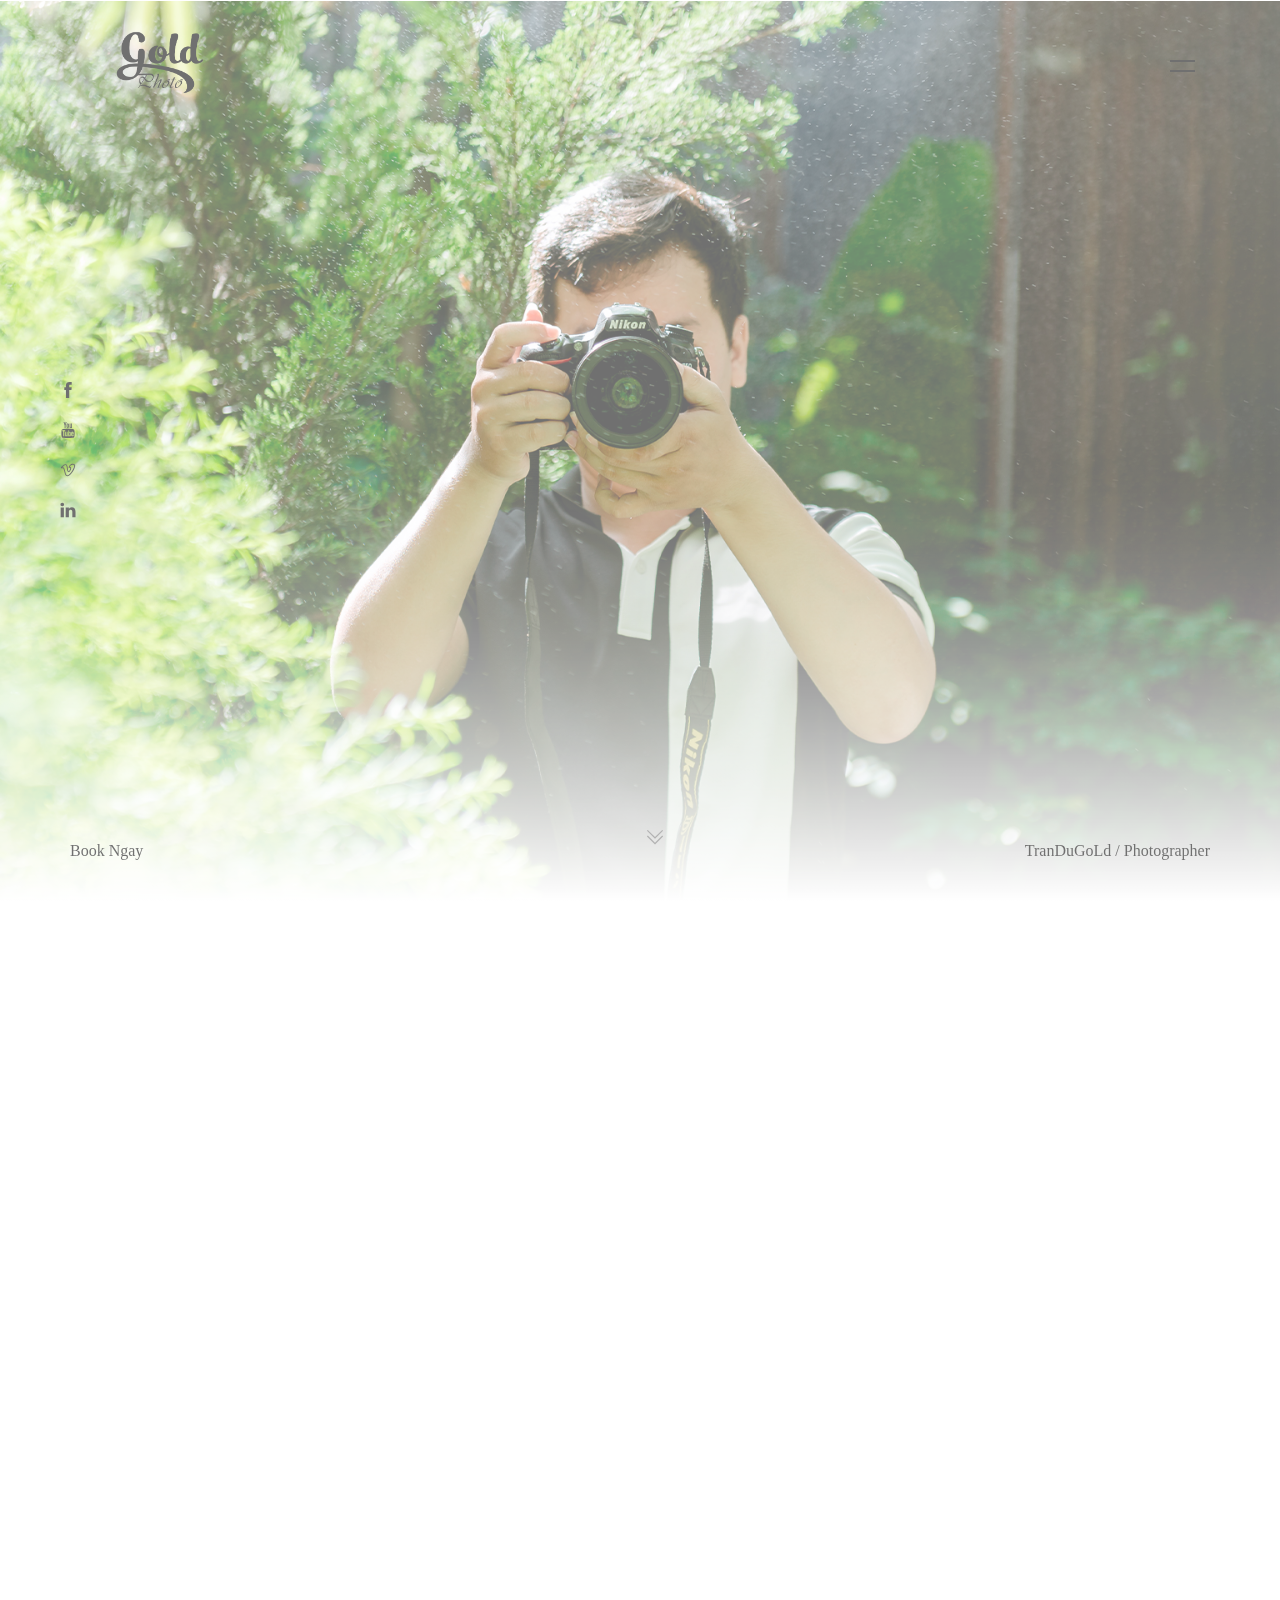
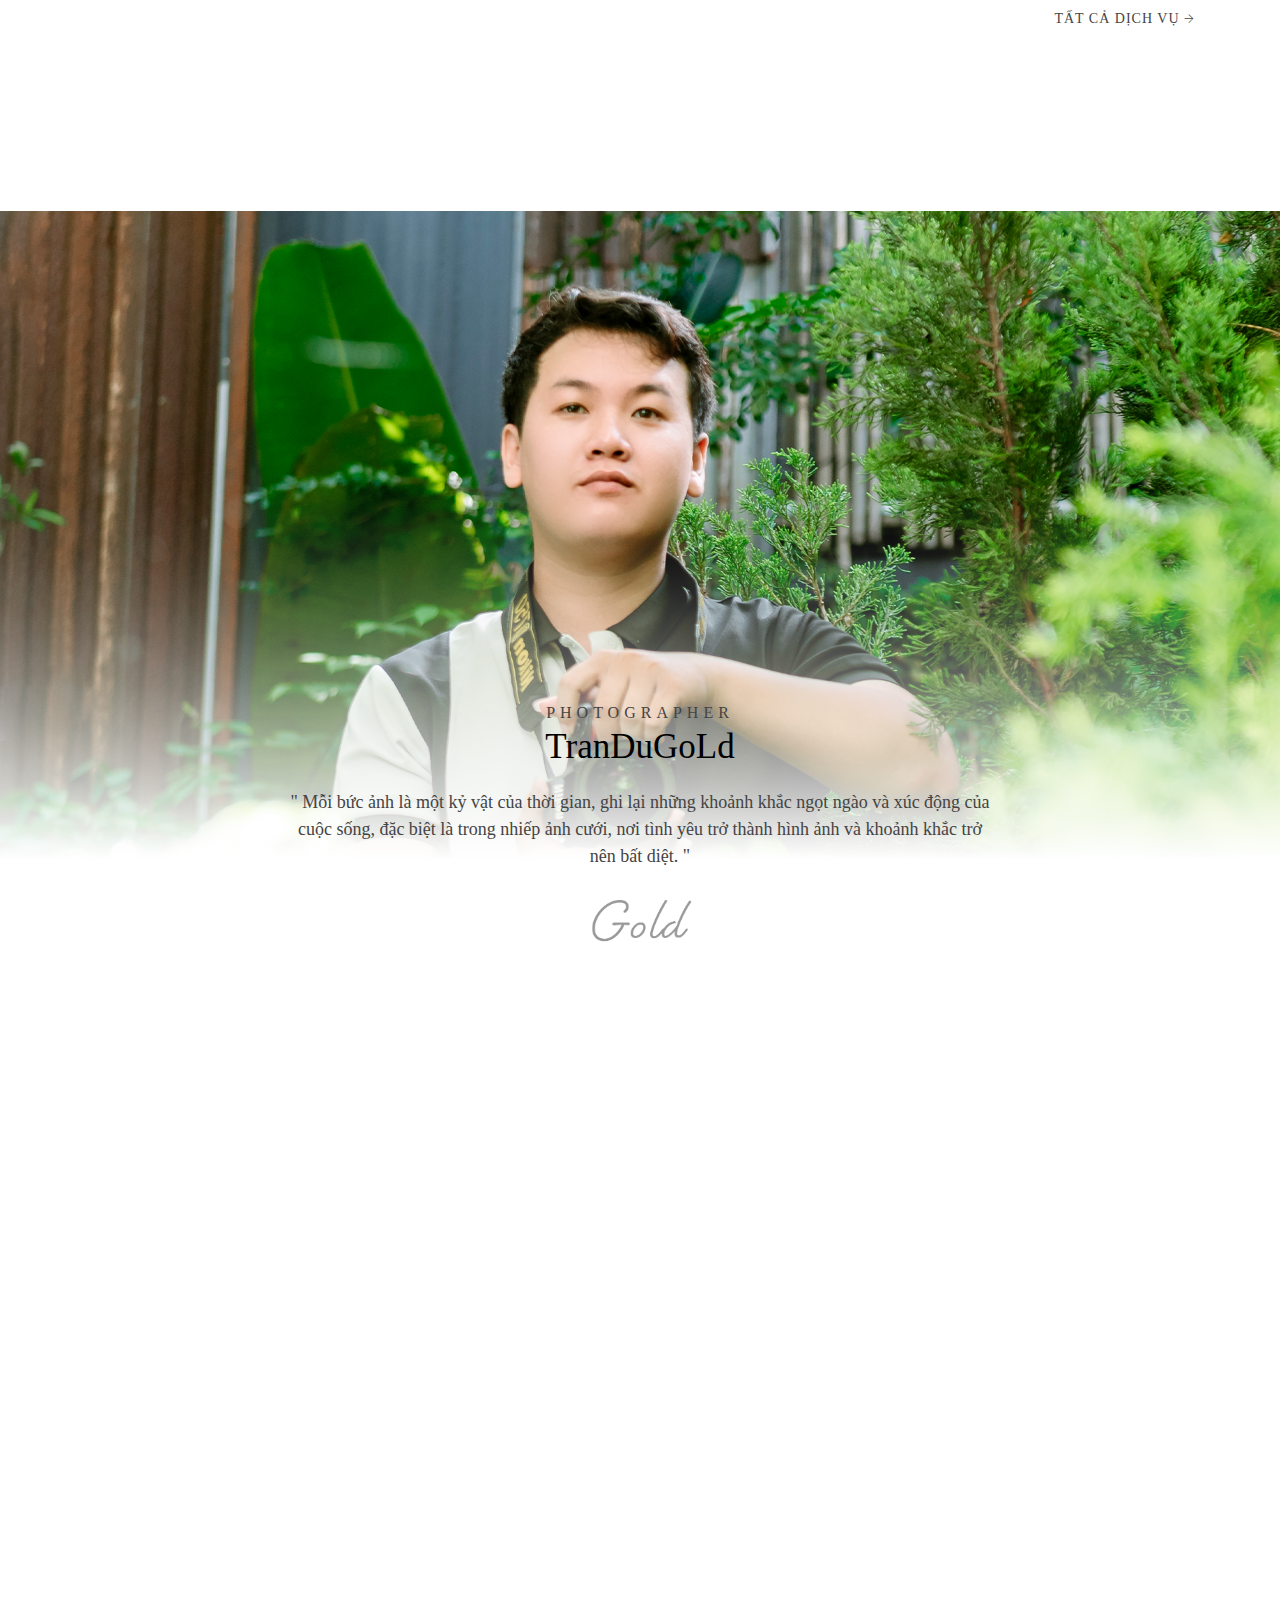
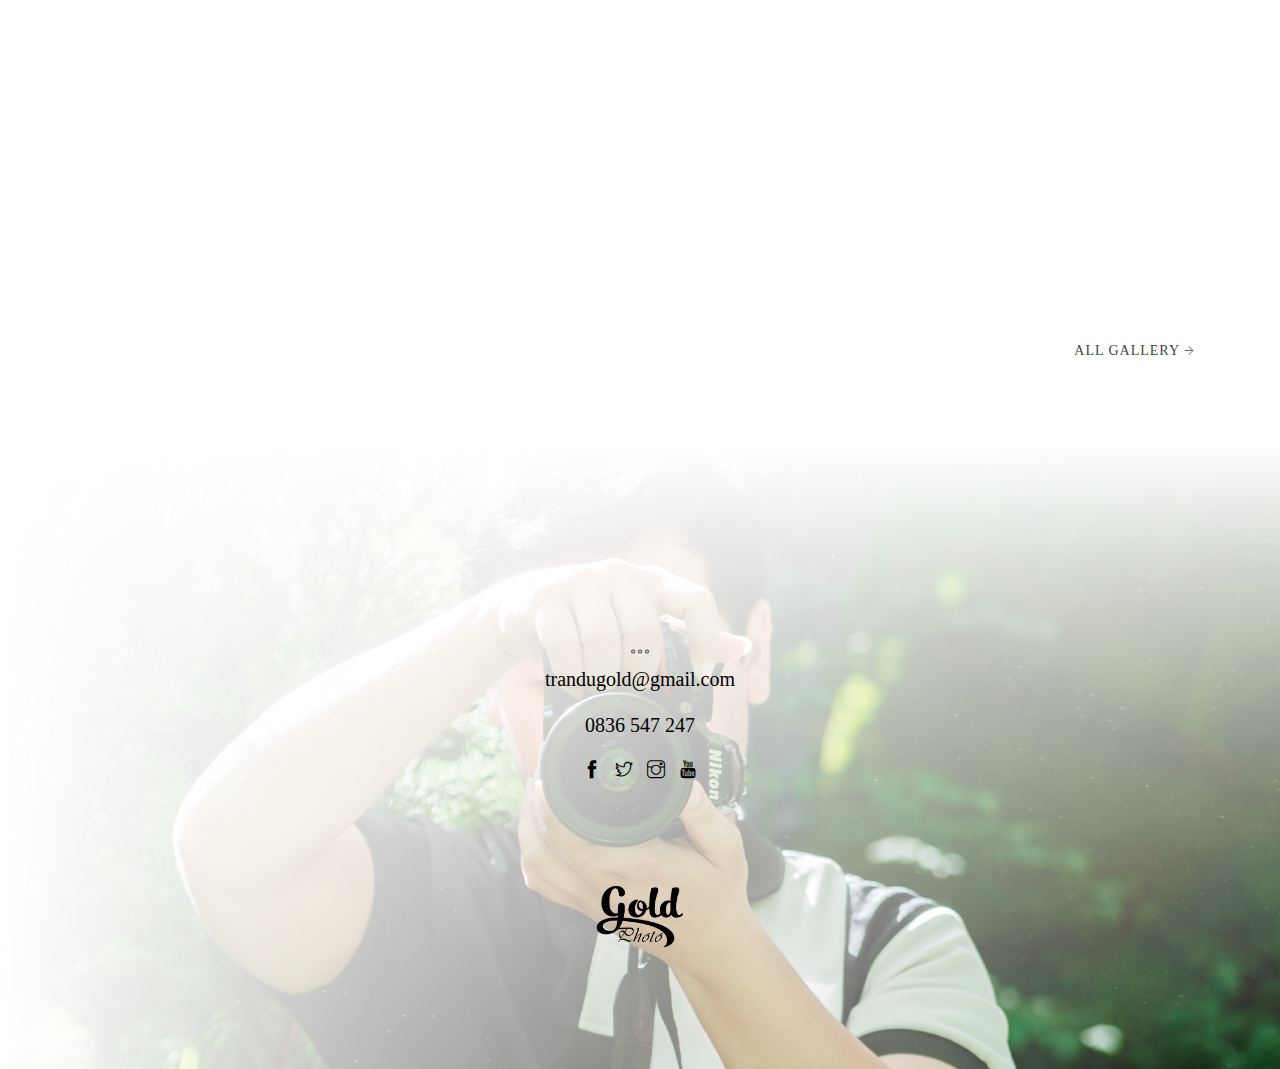
<file: index.html>
<!DOCTYPE html>

<html lang="en">

<meta http-equiv="content-type" content="text/html;charset=UTF-8" />

<head>

	<!-- Meta Tags -->

	<meta charset="UTF-8">

	<meta name="viewport" content="width=device-width, initial-scale=1, shrink-to-fit=no">



	<link rel="shortcut icon" href="uploads/2021/08/favicon.png">



	<title>Gold &#8211; Photographer</title>
	<meta name='robots' content='max-image-preview:large' />
	<link rel="alternate" type="application/rss+xml" title="Dorothea &raquo; Feed" href="indexd784.html?feed=rss2" />
	<link rel="alternate" type="application/rss+xml" title="Dorothea &raquo; Comments Feed"
		href="indexa6da.html?feed=comments-rss2" />
	<script type="text/javascript">
		/* <![CDATA[ */
		window._wpemojiSettings = { "baseUrl": "https:\/\/s.w.org\/images\/core\/emoji\/15.0.3\/72x72\/", "ext": ".png", "svgUrl": "https:\/\/s.w.org\/images\/core\/emoji\/15.0.3\/svg\/", "svgExt": ".svg", "source": { "concatemoji": "https:\/\/shtheme.org\/demosd\/dorothea\/wp-includes\/js\/wp-emoji-release.min.js?ver=6.5.5" } };
		/*! This file is auto-generated */
		!function (i, n) { var o, s, e; function c(e) { try { var t = { supportTests: e, timestamp: (new Date).valueOf() }; sessionStorage.setItem(o, JSON.stringify(t)) } catch (e) { } } function p(e, t, n) { e.clearRect(0, 0, e.canvas.width, e.canvas.height), e.fillText(t, 0, 0); var t = new Uint32Array(e.getImageData(0, 0, e.canvas.width, e.canvas.height).data), r = (e.clearRect(0, 0, e.canvas.width, e.canvas.height), e.fillText(n, 0, 0), new Uint32Array(e.getImageData(0, 0, e.canvas.width, e.canvas.height).data)); return t.every(function (e, t) { return e === r[t] }) } function u(e, t, n) { switch (t) { case "flag": return n(e, "\ud83c\udff3\ufe0f\u200d\u26a7\ufe0f", "\ud83c\udff3\ufe0f\u200b\u26a7\ufe0f") ? !1 : !n(e, "\ud83c\uddfa\ud83c\uddf3", "\ud83c\uddfa\u200b\ud83c\uddf3") && !n(e, "\ud83c\udff4\udb40\udc67\udb40\udc62\udb40\udc65\udb40\udc6e\udb40\udc67\udb40\udc7f", "\ud83c\udff4\u200b\udb40\udc67\u200b\udb40\udc62\u200b\udb40\udc65\u200b\udb40\udc6e\u200b\udb40\udc67\u200b\udb40\udc7f"); case "emoji": return !n(e, "\ud83d\udc26\u200d\u2b1b", "\ud83d\udc26\u200b\u2b1b") }return !1 } function f(e, t, n) { var r = "undefined" != typeof WorkerGlobalScope && self instanceof WorkerGlobalScope ? new OffscreenCanvas(300, 150) : i.createElement("canvas"), a = r.getContext("2d", { willReadFrequently: !0 }), o = (a.textBaseline = "top", a.font = "600 32px Arial", {}); return e.forEach(function (e) { o[e] = t(a, e, n) }), o } function t(e) { var t = i.createElement("script"); t.src = e, t.defer = !0, i.head.appendChild(t) } "undefined" != typeof Promise && (o = "wpEmojiSettingsSupports", s = ["flag", "emoji"], n.supports = { everything: !0, everythingExceptFlag: !0 }, e = new Promise(function (e) { i.addEventListener("DOMContentLoaded", e, { once: !0 }) }), new Promise(function (t) { var n = function () { try { var e = JSON.parse(sessionStorage.getItem(o)); if ("object" == typeof e && "number" == typeof e.timestamp && (new Date).valueOf() < e.timestamp + 604800 && "object" == typeof e.supportTests) return e.supportTests } catch (e) { } return null }(); if (!n) { if ("undefined" != typeof Worker && "undefined" != typeof OffscreenCanvas && "undefined" != typeof URL && URL.createObjectURL && "undefined" != typeof Blob) try { var e = "postMessage(" + f.toString() + "(" + [JSON.stringify(s), u.toString(), p.toString()].join(",") + "));", r = new Blob([e], { type: "text/javascript" }), a = new Worker(URL.createObjectURL(r), { name: "wpTestEmojiSupports" }); return void (a.onmessage = function (e) { c(n = e.data), a.terminate(), t(n) }) } catch (e) { } c(n = f(s, u, p)) } t(n) }).then(function (e) { for (var t in e) n.supports[t] = e[t], n.supports.everything = n.supports.everything && n.supports[t], "flag" !== t && (n.supports.everythingExceptFlag = n.supports.everythingExceptFlag && n.supports[t]); n.supports.everythingExceptFlag = n.supports.everythingExceptFlag && !n.supports.flag, n.DOMReady = !1, n.readyCallback = function () { n.DOMReady = !0 } }).then(function () { return e }).then(function () { var e; n.supports.everything || (n.readyCallback(), (e = n.source || {}).concatemoji ? t(e.concatemoji) : e.wpemoji && e.twemoji && (t(e.twemoji), t(e.wpemoji))) })) }((window, document), window._wpemojiSettings);
		/* ]]> */
	</script>
	<style id='wp-emoji-styles-inline-css' type='text/css'>
		img.wp-smiley,
		img.emoji {
			display: inline !important;
			border: none !important;
			box-shadow: none !important;
			height: 1em !important;
			width: 1em !important;
			margin: 0 0.07em !important;
			vertical-align: -0.1em !important;
			background: none !important;
			padding: 0 !important;
		}
	</style>
	<link rel='stylesheet' id='wp-block-library-css'
		href='wp-includes/css/dist/block-library/style.minadc6.css?ver=6.5.5' media='all' />
	<style id='classic-theme-styles-inline-css' type='text/css'>
		.wp-block-button__link {
			color: #fff;
			background-color: #32373c;
			border-radius: 9999px;
			box-shadow: none;
			text-decoration: none;
			padding: calc(.667em + 2px) calc(1.333em + 2px);
			font-size: 1.125em
		}

		.wp-block-file__button {
			background: #32373c;
			color: #fff;
			text-decoration: none
		}
	</style>
	<style id='global-styles-inline-css' type='text/css'>
		body {
			--wp--preset--color--black: #000000;
			--wp--preset--color--cyan-bluish-gray: #abb8c3;
			--wp--preset--color--white: #ffffff;
			--wp--preset--color--pale-pink: #f78da7;
			--wp--preset--color--vivid-red: #cf2e2e;
			--wp--preset--color--luminous-vivid-orange: #ff6900;
			--wp--preset--color--luminous-vivid-amber: #fcb900;
			--wp--preset--color--light-green-cyan: #7bdcb5;
			--wp--preset--color--vivid-green-cyan: #00d084;
			--wp--preset--color--pale-cyan-blue: #8ed1fc;
			--wp--preset--color--vivid-cyan-blue: #0693e3;
			--wp--preset--color--vivid-purple: #9b51e0;
			--wp--preset--gradient--vivid-cyan-blue-to-vivid-purple: linear-gradient(135deg, rgba(6, 147, 227, 1) 0%, rgb(155, 81, 224) 100%);
			--wp--preset--gradient--light-green-cyan-to-vivid-green-cyan: linear-gradient(135deg, rgb(122, 220, 180) 0%, rgb(0, 208, 130) 100%);
			--wp--preset--gradient--luminous-vivid-amber-to-luminous-vivid-orange: linear-gradient(135deg, rgba(252, 185, 0, 1) 0%, rgba(255, 105, 0, 1) 100%);
			--wp--preset--gradient--luminous-vivid-orange-to-vivid-red: linear-gradient(135deg, rgba(255, 105, 0, 1) 0%, rgb(207, 46, 46) 100%);
			--wp--preset--gradient--very-light-gray-to-cyan-bluish-gray: linear-gradient(135deg, rgb(238, 238, 238) 0%, rgb(169, 184, 195) 100%);
			--wp--preset--gradient--cool-to-warm-spectrum: linear-gradient(135deg, rgb(74, 234, 220) 0%, rgb(151, 120, 209) 20%, rgb(207, 42, 186) 40%, rgb(238, 44, 130) 60%, rgb(251, 105, 98) 80%, rgb(254, 248, 76) 100%);
			--wp--preset--gradient--blush-light-purple: linear-gradient(135deg, rgb(255, 206, 236) 0%, rgb(152, 150, 240) 100%);
			--wp--preset--gradient--blush-bordeaux: linear-gradient(135deg, rgb(254, 205, 165) 0%, rgb(254, 45, 45) 50%, rgb(107, 0, 62) 100%);
			--wp--preset--gradient--luminous-dusk: linear-gradient(135deg, rgb(255, 203, 112) 0%, rgb(199, 81, 192) 50%, rgb(65, 88, 208) 100%);
			--wp--preset--gradient--pale-ocean: linear-gradient(135deg, rgb(255, 245, 203) 0%, rgb(182, 227, 212) 50%, rgb(51, 167, 181) 100%);
			--wp--preset--gradient--electric-grass: linear-gradient(135deg, rgb(202, 248, 128) 0%, rgb(113, 206, 126) 100%);
			--wp--preset--gradient--midnight: linear-gradient(135deg, rgb(2, 3, 129) 0%, rgb(40, 116, 252) 100%);
			--wp--preset--font-size--small: 13px;
			--wp--preset--font-size--medium: 20px;
			--wp--preset--font-size--large: 36px;
			--wp--preset--font-size--x-large: 42px;
			--wp--preset--spacing--20: 0.44rem;
			--wp--preset--spacing--30: 0.67rem;
			--wp--preset--spacing--40: 1rem;
			--wp--preset--spacing--50: 1.5rem;
			--wp--preset--spacing--60: 2.25rem;
			--wp--preset--spacing--70: 3.38rem;
			--wp--preset--spacing--80: 5.06rem;
			--wp--preset--shadow--natural: 6px 6px 9px rgba(0, 0, 0, 0.2);
			--wp--preset--shadow--deep: 12px 12px 50px rgba(0, 0, 0, 0.4);
			--wp--preset--shadow--sharp: 6px 6px 0px rgba(0, 0, 0, 0.2);
			--wp--preset--shadow--outlined: 6px 6px 0px -3px rgba(255, 255, 255, 1), 6px 6px rgba(0, 0, 0, 1);
			--wp--preset--shadow--crisp: 6px 6px 0px rgba(0, 0, 0, 1);
		}

		:where(.is-layout-flex) {
			gap: 0.5em;
		}

		:where(.is-layout-grid) {
			gap: 0.5em;
		}

		body .is-layout-flex {
			display: flex;
		}

		body .is-layout-flex {
			flex-wrap: wrap;
			align-items: center;
		}

		body .is-layout-flex>* {
			margin: 0;
		}

		body .is-layout-grid {
			display: grid;
		}

		body .is-layout-grid>* {
			margin: 0;
		}

		:where(.wp-block-columns.is-layout-flex) {
			gap: 2em;
		}

		:where(.wp-block-columns.is-layout-grid) {
			gap: 2em;
		}

		:where(.wp-block-post-template.is-layout-flex) {
			gap: 1.25em;
		}

		:where(.wp-block-post-template.is-layout-grid) {
			gap: 1.25em;
		}

		.has-black-color {
			color: var(--wp--preset--color--black) !important;
		}

		.has-cyan-bluish-gray-color {
			color: var(--wp--preset--color--cyan-bluish-gray) !important;
		}

		.has-white-color {
			color: var(--wp--preset--color--white) !important;
		}

		.has-pale-pink-color {
			color: var(--wp--preset--color--pale-pink) !important;
		}

		.has-vivid-red-color {
			color: var(--wp--preset--color--vivid-red) !important;
		}

		.has-luminous-vivid-orange-color {
			color: var(--wp--preset--color--luminous-vivid-orange) !important;
		}

		.has-luminous-vivid-amber-color {
			color: var(--wp--preset--color--luminous-vivid-amber) !important;
		}

		.has-light-green-cyan-color {
			color: var(--wp--preset--color--light-green-cyan) !important;
		}

		.has-vivid-green-cyan-color {
			color: var(--wp--preset--color--vivid-green-cyan) !important;
		}

		.has-pale-cyan-blue-color {
			color: var(--wp--preset--color--pale-cyan-blue) !important;
		}

		.has-vivid-cyan-blue-color {
			color: var(--wp--preset--color--vivid-cyan-blue) !important;
		}

		.has-vivid-purple-color {
			color: var(--wp--preset--color--vivid-purple) !important;
		}

		.has-black-background-color {
			background-color: var(--wp--preset--color--black) !important;
		}

		.has-cyan-bluish-gray-background-color {
			background-color: var(--wp--preset--color--cyan-bluish-gray) !important;
		}

		.has-white-background-color {
			background-color: var(--wp--preset--color--white) !important;
		}

		.has-pale-pink-background-color {
			background-color: var(--wp--preset--color--pale-pink) !important;
		}

		.has-vivid-red-background-color {
			background-color: var(--wp--preset--color--vivid-red) !important;
		}

		.has-luminous-vivid-orange-background-color {
			background-color: var(--wp--preset--color--luminous-vivid-orange) !important;
		}

		.has-luminous-vivid-amber-background-color {
			background-color: var(--wp--preset--color--luminous-vivid-amber) !important;
		}

		.has-light-green-cyan-background-color {
			background-color: var(--wp--preset--color--light-green-cyan) !important;
		}

		.has-vivid-green-cyan-background-color {
			background-color: var(--wp--preset--color--vivid-green-cyan) !important;
		}

		.has-pale-cyan-blue-background-color {
			background-color: var(--wp--preset--color--pale-cyan-blue) !important;
		}

		.has-vivid-cyan-blue-background-color {
			background-color: var(--wp--preset--color--vivid-cyan-blue) !important;
		}

		.has-vivid-purple-background-color {
			background-color: var(--wp--preset--color--vivid-purple) !important;
		}

		.has-black-border-color {
			border-color: var(--wp--preset--color--black) !important;
		}

		.has-cyan-bluish-gray-border-color {
			border-color: var(--wp--preset--color--cyan-bluish-gray) !important;
		}

		.has-white-border-color {
			border-color: var(--wp--preset--color--white) !important;
		}

		.has-pale-pink-border-color {
			border-color: var(--wp--preset--color--pale-pink) !important;
		}

		.has-vivid-red-border-color {
			border-color: var(--wp--preset--color--vivid-red) !important;
		}

		.has-luminous-vivid-orange-border-color {
			border-color: var(--wp--preset--color--luminous-vivid-orange) !important;
		}

		.has-luminous-vivid-amber-border-color {
			border-color: var(--wp--preset--color--luminous-vivid-amber) !important;
		}

		.has-light-green-cyan-border-color {
			border-color: var(--wp--preset--color--light-green-cyan) !important;
		}

		.has-vivid-green-cyan-border-color {
			border-color: var(--wp--preset--color--vivid-green-cyan) !important;
		}

		.has-pale-cyan-blue-border-color {
			border-color: var(--wp--preset--color--pale-cyan-blue) !important;
		}

		.has-vivid-cyan-blue-border-color {
			border-color: var(--wp--preset--color--vivid-cyan-blue) !important;
		}

		.has-vivid-purple-border-color {
			border-color: var(--wp--preset--color--vivid-purple) !important;
		}

		.has-vivid-cyan-blue-to-vivid-purple-gradient-background {
			background: var(--wp--preset--gradient--vivid-cyan-blue-to-vivid-purple) !important;
		}

		.has-light-green-cyan-to-vivid-green-cyan-gradient-background {
			background: var(--wp--preset--gradient--light-green-cyan-to-vivid-green-cyan) !important;
		}

		.has-luminous-vivid-amber-to-luminous-vivid-orange-gradient-background {
			background: var(--wp--preset--gradient--luminous-vivid-amber-to-luminous-vivid-orange) !important;
		}

		.has-luminous-vivid-orange-to-vivid-red-gradient-background {
			background: var(--wp--preset--gradient--luminous-vivid-orange-to-vivid-red) !important;
		}

		.has-very-light-gray-to-cyan-bluish-gray-gradient-background {
			background: var(--wp--preset--gradient--very-light-gray-to-cyan-bluish-gray) !important;
		}

		.has-cool-to-warm-spectrum-gradient-background {
			background: var(--wp--preset--gradient--cool-to-warm-spectrum) !important;
		}

		.has-blush-light-purple-gradient-background {
			background: var(--wp--preset--gradient--blush-light-purple) !important;
		}

		.has-blush-bordeaux-gradient-background {
			background: var(--wp--preset--gradient--blush-bordeaux) !important;
		}

		.has-luminous-dusk-gradient-background {
			background: var(--wp--preset--gradient--luminous-dusk) !important;
		}

		.has-pale-ocean-gradient-background {
			background: var(--wp--preset--gradient--pale-ocean) !important;
		}

		.has-electric-grass-gradient-background {
			background: var(--wp--preset--gradient--electric-grass) !important;
		}

		.has-midnight-gradient-background {
			background: var(--wp--preset--gradient--midnight) !important;
		}

		.has-small-font-size {
			font-size: var(--wp--preset--font-size--small) !important;
		}

		.has-medium-font-size {
			font-size: var(--wp--preset--font-size--medium) !important;
		}

		.has-large-font-size {
			font-size: var(--wp--preset--font-size--large) !important;
		}

		.has-x-large-font-size {
			font-size: var(--wp--preset--font-size--x-large) !important;
		}

		.wp-block-navigation a:where(:not(.wp-element-button)) {
			color: inherit;
		}

		:where(.wp-block-post-template.is-layout-flex) {
			gap: 1.25em;
		}

		:where(.wp-block-post-template.is-layout-grid) {
			gap: 1.25em;
		}

		:where(.wp-block-columns.is-layout-flex) {
			gap: 2em;
		}

		:where(.wp-block-columns.is-layout-grid) {
			gap: 2em;
		}

		.wp-block-pullquote {
			font-size: 1.5em;
			line-height: 1.6;
		}
	</style>
	<link rel='stylesheet' id='contact-form-7-css'
		href='wp-content/plugins/contact-form-7/includes/css/stylesce52.css?ver=5.0.2' media='all' />
	<link rel='stylesheet' id='animate-css' href='wp-content/themes/dorothea/assets/css/animateadc6.css?ver=6.5.5'
		media='all' />
	<link rel='stylesheet' id='themify-icons-css'
		href='wp-content/themes/dorothea/assets/css/themify-iconsadc6.css?ver=6.5.5' media='all' />
	<link rel='stylesheet' id='bootstrap-css' href='wp-content/themes/dorothea/assets/css/bootstrapadc6.css?ver=6.5.5'
		media='all' />
	<link rel='stylesheet' id='flexslider-css' href='wp-content/themes/dorothea/assets/css/flexslideradc6.css?ver=6.5.5'
		media='all' />
	<link rel='stylesheet' id='fancybox-css' href='wp-content/themes/dorothea/assets/css/fancybox.minadc6.css?ver=6.5.5'
		media='all' />
	<link rel='stylesheet' id='dorothea-style-css' href='wp-content/themes/dorothea/assets/css/styleadc6.css?ver=6.5.5'
		media='all' />
	<link rel='stylesheet' id='dorothea-css-css' href='wp-content/themes/dorothea/stylead12.css?ver=2021-08-03'
		media='all' />
	<link rel='stylesheet' id='elementor-icons-css'
		href='wp-content/plugins/elementor/assets/lib/eicons/css/elementor-icons.min21f9.css?ver=5.11.0' media='all' />
	<link rel='stylesheet' id='elementor-animations-css'
		href='wp-content/plugins/elementor/assets/lib/animations/animations.mine5ca.css?ver=3.2.3' media='all' />
	<link rel='stylesheet' id='elementor-frontend-css'
		href='wp-content/plugins/elementor/assets/css/frontend.mine5ca.css?ver=3.2.3' media='all' />
	<style id='elementor-frontend-inline-css' type='text/css'>
		@font-face {
			font-family: eicons;
			src: url(wp-content/plugins/elementor/assets/lib/eicons/fonts/eicons0b93.eot?5.10.0);
			src: url(https://shtheme.org/demosd/dorothea/wp-content/plugins/elementor/assets/lib/eicons/fonts/eicons.eot?5.10.0#iefix) format("embedded-opentype"), url(https://shtheme.org/demosd/dorothea/wp-content/plugins/elementor/assets/lib/eicons/fonts/eicons.woff2?5.10.0) format("woff2"), url(https://shtheme.org/demosd/dorothea/wp-content/plugins/elementor/assets/lib/eicons/fonts/eicons.woff?5.10.0) format("woff"), url(https://shtheme.org/demosd/dorothea/wp-content/plugins/elementor/assets/lib/eicons/fonts/eicons.ttf?5.10.0) format("truetype"), url(https://shtheme.org/demosd/dorothea/wp-content/plugins/elementor/assets/lib/eicons/fonts/eicons.svg?5.10.0#eicon) format("svg");
			font-weight: 400;
			font-style: normal
		}
	</style>
	<link rel='stylesheet' id='elementor-post-143-css'
		href='uploads/elementor/css/post-1433ecc.css?ver=1629862379' media='all' />
	<link rel='stylesheet' id='elementor-global-css'
		href='uploads/elementor/css/globalf321.css?ver=1629882379' media='all' />
	<link rel='stylesheet' id='google-fonts-1-css'
		href='https://fonts.googleapis.com/css?family=Roboto%3A100%2C100italic%2C200%2C200italic%2C300%2C300italic%2C400%2C400italic%2C500%2C500italic%2C600%2C600italic%2C700%2C700italic%2C800%2C800italic%2C900%2C900italic%7CRoboto+Slab%3A100%2C100italic%2C200%2C200italic%2C300%2C300italic%2C400%2C400italic%2C500%2C500italic%2C600%2C600italic%2C700%2C700italic%2C800%2C800italic%2C900%2C900italic&amp;display=auto&amp;ver=6.5.5'
		media='all' />
	<script src="wp-includes/js/jquery/jquery.minf43b.js?ver=3.7.1" id="jquery-core-js"></script>
	<script src="wp-includes/js/jquery/jquery-migrate.min5589.js?ver=3.4.1" id="jquery-migrate-js"></script>
	<link rel="https://api.w.org/" href="index52f0.json?rest_route=/" />
	<link rel="alternate" type="application/json" href="index33f3.json?rest_route=/wp/v2/pages/57" />
	<link rel="EditURI" type="application/rsd+xml" title="RSD" href="xmlrpc0db0.php?rsd" />
	<meta name="generator" content="WordPress 6.5.5" />
	<link rel="canonical" href="index.html" />
	<link rel='shortlink' href='index.html' />
	<link rel="alternate" type="application/json+oembed"
		href="index13b9.json?rest_route=%2Foembed%2F1.0%2Fembed&amp;url=https%3A%2F%2Fshtheme.org%2Fdemosd%2Fdorothea%2F" />
	<link rel="alternate" type="text/xml+oembed"
		href="index4afa.php?rest_route=%2Foembed%2F1.0%2Fembed&amp;url=https%3A%2F%2Fshtheme.org%2Fdemosd%2Fdorothea%2F&amp;format=xml" />
	<link rel="stylesheet" href="in/style.css" />


</head>

<body
	class="home page-template page-template-page-templates page-template-home page-template-page-templateshome-php page page-id-57 elementor-default elementor-kit-143 elementor-page elementor-page-57">

	<div class="preloader-bg"></div>
	<div id="preloader">
		<div id="preloader-status">
			<div class="preloader-position loader"> <span></span> </div>
		</div>
	</div>
	<!-- Progress-wrapp scroll-button -->
	<div class="progress-wrap">
		<svg class="progress-circle svg-content" width="100%" height="100%" viewBox="-1 -1 102 102">
			<path d="M50,1 a49,49 0 0,1 0,98 a49,49 0 0,1 0,-98" />
		</svg>
	</div>
	<!-- Menu -->
	<nav class="dorothea-menu" id="ann-navbar-spy">
		<div class="dorothea-menu-inner" id="ann-navbar">
			<ul class=" list-unstyled ">
				<li id="menu-item-73"
					class="menu-item menu-item-type-post_type menu-item-object-page menu-item-home current-menu-item page_item page-item-57 current_page_item menu-item-73 active">
					<a title="Home" href="index.html">Home</a></li>
				<li id="menu-item-70" class="menu-item menu-item-type-post_type menu-item-object-page menu-item-70"><a
						title="About" href="about.html">About</a></li>
				<li id="menu-item-75" class="menu-item menu-item-type-post_type menu-item-object-page menu-item-75"><a
						title="Services" href="services.html">Services</a></li>
				<li id="menu-item-74" class="menu-item menu-item-type-post_type menu-item-object-page menu-item-74"><a
						title="Portfolio" href="gallery.html">Portfolio</a></li>
				<li id="menu-item-72" class="menu-item menu-item-type-post_type menu-item-object-page menu-item-72"><a
						title="Feedback" href="feedback.html">Feedback</a></li>
				<li id="menu-item-69" class="menu-item menu-item-type-post_type menu-item-object-page menu-item-69"><a
						title="Blog" href="blog.html">Blog</a></li>
				<li id="menu-item-71" class="menu-item menu-item-type-post_type menu-item-object-page menu-item-71"><a
						title="Contact" href="contact.html">Contact</a></li>
			</ul>
		</div>
	</nav>
	<!-- Header -->
	<header class="dorothea-header">
		<div class="container">
			<div class="row align-items-center">
				<!-- Logo -->
				<div class="col-6 col-md-6 dorothea-logo-wrap">
					<a href="index.html" class="dorothea-logo"><img src="uploads/2021/08/logo.png"
							alt=""></a>
				</div>
				<!-- Menu Burger -->
				<div class="col-6 col-md-6 text-right dorothea-menu-burger-wrap"> <a href="#"
						class="dorothea-nav-toggle ann-js-dorothea-nav-toggle"><i></i></a> </div>
			</div>
		</div>
	</header>
	<div data-elementor-type="wp-page" data-elementor-id="57" class="elementor elementor-57"
		data-elementor-settings="[]">
		<div class="elementor-section-wrap">
			<section
				class="elementor-section elementor-top-section elementor-element elementor-element-41b3953 elementor-section-full_width elementor-section-height-default elementor-section-height-default"
				data-id="41b3953" data-element_type="section">
				<div class="elementor-container elementor-column-gap-no">
					<div class="elementor-column elementor-col-100 elementor-top-column elementor-element elementor-element-db35f3c"
						data-id="db35f3c" data-element_type="column">
						<div class="elementor-widget-wrap elementor-element-populated">
							<div class="elementor-element elementor-element-ed604d1 elementor-align-left elementor-widget elementor-widget-home-multi-light-socials"
								data-id="ed604d1" data-element_type="widget"
								data-widget_type="home-multi-light-socials.default">
								<div class="elementor-widget-container">

									<div class="social-ico-block">

										<a href="https://www.facebook.com/TranDuGoLd" class="social-ico"><i
												class="ti-facebook"></i></a>

										<a href="https://www.youtube.com/" class="social-ico"><i
												class="ti-youtube"></i></a>

										<a href="https://vimeo.com/" class="social-ico"><i class="ti-vimeo"></i></a>

										<a href="https://www.linkedin.com/" class="social-ico"><i
												class="ti-linkedin"></i></a>
									</div>
								</div>
							</div>
						</div>
					</div>
				</div>
			</section>
			<section
				class="elementor-section elementor-top-section elementor-element elementor-element-e430940 elementor-section-full_width elementor-section-height-default elementor-section-height-default"
				data-id="e430940" data-element_type="section">
				<div class="elementor-container elementor-column-gap-no">
					<div class="elementor-column elementor-col-100 elementor-top-column elementor-element elementor-element-530e9ee"
						data-id="530e9ee" data-element_type="column">
						<div class="elementor-widget-wrap elementor-element-populated">
							<div class="elementor-element elementor-element-fda5dc9 elementor-align-left elementor-widget elementor-widget-home-multi-light-slider"
								data-id="fda5dc9" data-element_type="widget"
								data-widget_type="home-multi-light-slider.default">
								<div class="elementor-widget-container">

									<div id="home">
										<div class="dorothea-hero js-fullheight">
											<div class="flexslider js-fullheight">
												<ul class="slides">
													<li class="bg-fixed"
														style="background-image: url(uploads/2021/08/01.jpg);">
														<div class="overlay"></div>
														<div class="container">
															<div class="row">
																<div class="col-md-12 js-fullheight slider-text">
																	<div class="slider-text-inner">
																		<div class="mx-auto frame-inner">
																			<h2>Gold</h2>
																			<h6>Photographer</h6> <span
																				class="frame-1"></span> <span
																				class="frame-2"></span>
																		</div>
																	</div>
																</div>
															</div>
														</div>
													</li>
													<li class="bg-fixed"
														style="background-image: url(uploads/2021/08/03.jpg);">
														<div class="overlay"></div>
														<div class="container">
															<div class="row">
																<div class="col-md-12 js-fullheight slider-text">
																	<div class="slider-text-inner">
																		<div class="mx-auto frame-inner">
																			<h2>Gold</h2>
																			<h6>Photographer</h6> <span
																				class="frame-1"></span> <span
																				class="frame-2"></span>
																		</div>
																	</div>
																</div>
															</div>
														</div>
													</li>
												</ul>
											</div>
											<div class="bottom-fade"></div>
											<div class="container">
												<div class="row">
													<div class="col-md-12">
														<div class="number"><a href="https://zalo.me/0836547247"
																target="_blank"><span>Book Ngay</span></a> </div>
														<div class="arrow bounce text-center">
															<a href="#services" class=""> <i
																	class="ti-angle-double-down"></i> </a>
														</div>
														<div class="right-bottom-text"><span>TranDuGoLd /
																Photographer</span></div>
													</div>
												</div>
											</div>
										</div>
									</div>
								</div>
							</div>
						</div>
					</div>
				</div>
			</section>
			<section
				class="elementor-section elementor-top-section elementor-element elementor-element-d8f0227 elementor-section-full_width elementor-section-height-default elementor-section-height-default"
				data-id="d8f0227" data-element_type="section">
				<div class="elementor-container elementor-column-gap-no">
					<div class="elementor-column elementor-col-100 elementor-top-column elementor-element elementor-element-17e3aa9"
						data-id="17e3aa9" data-element_type="column">
						<div class="elementor-widget-wrap elementor-element-populated">
							<div class="elementor-element elementor-element-688d4f4 elementor-align-left elementor-widget elementor-widget-home-multi-light-services"
								data-id="688d4f4" data-element_type="widget"
								data-widget_type="home-multi-light-services.default">
								<div class="elementor-widget-container">

									<div id="services" class="section-padding services">
										<div class="container">
											<div class="row">
												<div class="col-md-12 text-center">
													<span class="dorothea-heading-meta animate-box"
														data-animate-effect="fadeInUp">Những gì tôi làm</span>
													<h2 class="dorothea-heading animate-box"
														data-animate-effect="fadeInUp">Dịch Vụ Của Tôi</h2>
												</div>
											</div>
											<div class="row">
												<div class="col-md-3 mtop-60 animate-box"
													data-animate-effect="fadeInUp">
													<div class="item">
														<div class="position-re o-hidden"> <img decoding="async"
																src="product-img/concept/TKD_2685.jpg" alt="">
														</div>
														<div class="con"> <i class="ti-more"></i>
															<h5><a href="product-concept.html">Ảnh Concept</a></h5>
															<div class="line"></div> <a href="product-concept.html"><i
																	class="ti-arrow-right"></i></a>
														</div>
													</div>
												</div>
												<div class="col-md-3 animate-box" data-animate-effect="fadeInUp">
													<div class="item">
														<div class="position-re o-hidden"> <img decoding="async"
																src="uploads/2021/07/5.jpg" alt="">
														</div>
														<div class="con"> <i class="ti-more"></i>
															<h5><a href="#">Ảnh Phong Cảnh</a></h5>
															<div class="line"></div> <a href="#"><i
																	class="ti-arrow-right"></i></a>
														</div>
													</div>
												</div>
												<div class="col-md-3 mtop-60 animate-box"
													data-animate-effect="fadeInUp">
													<div class="item">
														<div class="position-re o-hidden"> <img decoding="async"
																src="product-img/thoitrang/TKD_2803.jpg" alt="">
														</div>
														<div class="con"> <i class="ti-more"></i>
															<h5><a href="product-thoitrang.html">Ảnh Thời Trang</a></h5>
															<div class="line"></div> <a href="product-thoitrang.html"><i
																	class="ti-arrow-right"></i></a>
														</div>
													</div>
												</div>
												<div class="col-md-3 animate-box" data-animate-effect="fadeInUp">
													<div class="item">
														<div class="position-re o-hidden"> <img decoding="async"
																src="uploads/2021/07/3.jpg" alt="">
														</div>
														<div class="con"> <i class="ti-more"></i>
															<h5><a href="#">Ảnh Sản Phẩm</a></h5>
															<div class="line"></div> <a href="#"><i
																	class="ti-arrow-right"></i></a>
														</div>
													</div>
												</div>
											</div>
											<div class="row">
												<div class="col-md-12 text-right"> <a class="underline-text"
														href="services.html">Tất cả dịch vụ <i
															class="ti-arrow-right"></i></a> </div>
											</div>
										</div>
									</div>

								</div>
							</div>
						</div>
					</div>
				</div>
			</section>
			<section
				class="elementor-section elementor-top-section elementor-element elementor-element-f533292 elementor-section-full_width elementor-section-height-default elementor-section-height-default"
				data-id="f533292" data-element_type="section">
				<div class="elementor-container elementor-column-gap-no">
					<div class="elementor-column elementor-col-100 elementor-top-column elementor-element elementor-element-1b10f81"
						data-id="1b10f81" data-element_type="column">
						<div class="elementor-widget-wrap elementor-element-populated">
							<div class="elementor-element elementor-element-cf65c04 elementor-align-left elementor-widget elementor-widget-home-multi-light-about"
								data-id="cf65c04" data-element_type="widget"
								data-widget_type="home-multi-light-about.default">
								<div class="elementor-widget-container">

									<div class="about-banner-section about">
										<div class="background-image"
											style="background: url('uploads/2021/08/banner.jpg') center center; background-size: cover;">
										</div>
										<div class="bottom-fade"></div>

										<div class="wrap-text">
											<span class="heading-meta">Photographer</span>
											<h2>TranDuGoLd</h2>
											<p>" Mỗi bức ảnh là một kỷ vật của thời gian, ghi lại những khoảnh khắc ngọt ngào và xúc động của cuộc sống, đặc biệt là trong nhiếp ảnh cưới, nơi tình yêu trở thành hình ảnh và khoảnh khắc trở nên bất diệt. "</p>
											<img decoding="async" class="signature"
												src="uploads/2021/08/sign-gray.png" alt="">
										</div>
									</div>
								</div>
							</div>
						</div>
					</div>
				</div>
			</section>
			<section
				class="elementor-section elementor-top-section elementor-element elementor-element-d2fc632 elementor-section-full_width elementor-section-height-default elementor-section-height-default"
				data-id="d2fc632" data-element_type="section">
				<div class="elementor-container elementor-column-gap-no">
					<div class="elementor-column elementor-col-100 elementor-top-column elementor-element elementor-element-29a53b4"
						data-id="29a53b4" data-element_type="column">
						<div class="elementor-widget-wrap elementor-element-populated">
							<div class="elementor-element elementor-element-da25864 elementor-align-left elementor-widget elementor-widget-home-multi-light-gallery"
								data-id="da25864" data-element_type="widget"
								data-widget_type="home-multi-light-gallery.default">
								<div class="elementor-widget-container">

									<div class="section-padding">
										<div class="container">
											<div class="row">
												<div class="col-md-12 text-center">
													<span class="dorothea-heading-meta animate-box"
														data-animate-effect="fadeInUp">Portfolio</span>
													<h2 class="dorothea-heading animate-box"
														data-animate-effect="fadeInUp">Gallery</h2>
												</div>
											</div>
											<div class="row dorothea-photos">
												<div class="col-12 col-md-4 animate-box" data-animate-effect="fadeInUp">
													<a class="d-block dorothea-photo-item" data-fancybox="images"
														data-caption="Photography"
														href="uploads/2021/08/1.jpg"> <img decoding="async"
															class="img-fluid" src="uploads/2021/08/1.jpg"
															alt=""> </a>
													<a class="d-block dorothea-photo-item" data-fancybox="images"
														data-caption="Photography"
														href="uploads/2021/08/6.jpg"> <img decoding="async"
															class="img-fluid" src="uploads/2021/08/6.jpg"
															alt=""> </a>
												</div>
												<div class="col-12 col-md-4 animate-box" data-animate-effect="fadeInUp">
													<a class="d-block dorothea-photo-item" data-fancybox="images"
														data-caption="Photography"
														href="uploads/2021/08/3.jpg"> <img decoding="async"
															class="img-fluid" src="uploads/2021/08/3.jpg"
															alt=""> </a>
													<a class="d-block dorothea-photo-item" data-fancybox="images"
														data-caption="Photography"
														href="uploads/2021/08/5.jpg"> <img decoding="async"
															class="img-fluid" src="uploads/2021/08/5.jpg"
															alt=""> </a>
													<a class="d-block dorothea-photo-item" data-fancybox="images"
														data-caption="Photography"
														href="uploads/2021/08/7.jpg"> <img decoding="async"
															class="img-fluid" src="uploads/2021/08/7.jpg"
															alt=""> </a>
												</div>
												<div class="col-12 col-md-4 animate-box" data-animate-effect="fadeInUp">
													<a class="d-block dorothea-photo-item" data-fancybox="images"
														data-caption="Photography"
														href="uploads/2021/08/4.jpg"> <img decoding="async"
															class="img-fluid" src="uploads/2021/08/4.jpg"
															alt=""> </a>
													<a class="d-block dorothea-photo-item" data-fancybox="images"
														data-caption="Photography"
														href="uploads/2021/08/2.jpg"> <img decoding="async"
															class="img-fluid" src="uploads/2021/08/2.jpg"
															alt=""> </a>
												</div>
											</div>
											<div class="row">

												<div class="col-md-12 text-right">
													<a class="underline-text" href="indexcc8a.html?page_id=61">All
														Gallery <i class="ti-arrow-right"></i></a>
												</div>
											</div>
										</div>
									</div>
								</div>
							</div>
						</div>
					</div>
				</div>
			</section>
			
		</div>
	</div>


	<div id="dorothea-footer" class="section-banner background-image"
		style="background: url('uploads/2021/08/bg.jpg') center center; background-size: cover;">
		<div class="top-fade"></div>
		<div class="left-fade"></div>
		<div class="wrap-text"> <i class="ti-more"></i>
			<div>
				<div class="textwidget custom-html-widget">
					<p><a href="mailto:trandugold@gmail.com" class="mail">trandugold@gmail.com</a></p>
					<p><a href="tel:" class="phone">0836 547 247</a></p>
					<ul class="social-network">
						<li><a href="https://www.facebook.com/TranDuGoLd"><i class="ti-facebook"></i></a></li>
						<li><a href="#"><i class="ti-twitter"></i></a></li>
						<li><a href="#"><i class="ti-instagram"></i></a></li>
						<li><a href="https://www.youtube.com/TranDuGoLd"><i class="ti-youtube"></i></a></li>
					</ul>
				</div>
			</div>
			<div><img src="uploads/2021/08/logo.png" class="logo-row" alt=""></div>


			<script type="text/javascript" id="contact-form-7-js-extra">
				/* <![CDATA[ */
				var wpcf7 = { "apiSettings": { "root": "https:\/\/shtheme.org\/demosd\/dorothea\/index.php?rest_route=\/contact-form-7\/v1", "namespace": "contact-form-7\/v1" }, "recaptcha": { "messages": { "empty": "Please verify that you are not a robot." } } };
				/* ]]> */
			</script>
			<script src="wp-content/plugins/contact-form-7/includes/js/scriptsce52.js?ver=5.0.2"
				id="contact-form-7-js"></script>
			<script src="wp-content/themes/dorothea/assets/js/jquery.minadc6.js?ver=6.5.5"
				id="jquery-v2.2.4-js"></script>
			<script src="wp-content/themes/dorothea/assets/js/modernizr-2.6.2.minadc6.js?ver=6.5.5"
				id="modernizr-js"></script>
			<script src="wp-content/themes/dorothea/assets/js/jquery.easing.1.3adc6.js?ver=6.5.5"
				id="jquery-easing-js"></script>
			<script src="wp-content/themes/dorothea/assets/js/bootstrap.minadc6.js?ver=6.5.5"
				id="bootstrap-js"></script>
			<script src="wp-content/themes/dorothea/assets/js/jquery.waypoints.minadc6.js?ver=6.5.5"
				id="jquery-waypoints-js"></script>
			<script src="wp-content/themes/dorothea/assets/js/jquery.flexslider-minadc6.js?ver=6.5.5"
				id="jquery-flexslider-js"></script>
			<script src="wp-content/themes/dorothea/assets/js/sticky-kit.minadc6.js?ver=6.5.5"
				id="sticky-kit-js"></script>
			<script src="wp-content/themes/dorothea/assets/js/jquery.fancybox.minadc6.js?ver=6.5.5"
				id="jquery-fancybox-js"></script>
			<script src="wp-content/themes/dorothea/assets/js/smooth-scroll.minadc6.js?ver=6.5.5"
				id="smooth-scroll-js"></script>
			<script src="wp-content/themes/dorothea/assets/js/mainadc6.js?ver=6.5.5" id="dorothea-main-js"></script>
			<script src="wp-content/plugins/bdevs-elementor/assets/js/bdevs-elementor8a54.js?ver=1.0.0"
				id="bdevs-elementor-js"></script>
			<script src="wp-content/plugins/elementor/assets/js/webpack.runtime.mine5ca.js?ver=3.2.3"
				id="elementor-webpack-runtime-js"></script>
			<script src="wp-content/plugins/elementor/assets/js/frontend-modules.mine5ca.js?ver=3.2.3"
				id="elementor-frontend-modules-js"></script>
			<script src="wp-content/plugins/elementor/assets/lib/waypoints/waypoints.min05da.js?ver=4.0.2"
				id="elementor-waypoints-js"></script>
			<script src="wp-includes/js/jquery/ui/core.min3f14.js?ver=1.13.2" id="jquery-ui-core-js"></script>
			<script src="wp-content/plugins/elementor/assets/lib/swiper/swiper.min48f5.js?ver=5.3.6"
				id="swiper-js"></script>
			<script src="wp-content/plugins/elementor/assets/lib/share-link/share-link.mine5ca.js?ver=3.2.3"
				id="share-link-js"></script>
			<script src="wp-content/plugins/elementor/assets/lib/dialog/dialog.mina288.js?ver=4.8.1"
				id="elementor-dialog-js"></script>
			<script id="elementor-frontend-js-before">
				/* <![CDATA[ */
				var elementorFrontendConfig = { "environmentMode": { "edit": false, "wpPreview": false, "isScriptDebug": false }, "i18n": { "shareOnFacebook": "Share on Facebook", "shareOnTwitter": "Share on Twitter", "pinIt": "Pin it", "download": "Download", "downloadImage": "Download image", "fullscreen": "Fullscreen", "zoom": "Zoom", "share": "Share", "playVideo": "Play Video", "previous": "Previous", "next": "Next", "close": "Close" }, "is_rtl": false, "breakpoints": { "xs": 0, "sm": 480, "md": 768, "lg": 1025, "xl": 1440, "xxl": 1600 }, "responsive": { "breakpoints": { "mobile": { "label": "Mobile", "value": 767, "direction": "max", "is_enabled": true }, "mobile_extra": { "label": "Mobile Extra", "value": 880, "direction": "max", "is_enabled": false }, "tablet": { "label": "Tablet", "value": 1024, "direction": "max", "is_enabled": true }, "tablet_extra": { "label": "Tablet Extra", "value": 1365, "direction": "max", "is_enabled": false }, "laptop": { "label": "Laptop", "value": 1620, "direction": "max", "is_enabled": false }, "widescreen": { "label": "Widescreen", "value": 2400, "direction": "min", "is_enabled": false } } }, "version": "3.2.3", "is_static": false, "experimentalFeatures": { "e_dom_optimization": true, "a11y_improvements": true, "landing-pages": true }, "urls": { "assets": "https:\/\/shtheme.org\/demosd\/dorothea\/wp-content\/plugins\/elementor\/assets\/" }, "settings": { "page": [], "editorPreferences": [] }, "kit": { "active_breakpoints": ["viewport_mobile", "viewport_tablet"], "global_image_lightbox": "yes", "lightbox_enable_counter": "yes", "lightbox_enable_fullscreen": "yes", "lightbox_enable_zoom": "yes", "lightbox_enable_share": "yes", "lightbox_title_src": "title", "lightbox_description_src": "description" }, "post": { "id": 430, "title": "Dorothea%20%E2%80%93%20Just%20another%20WordPress%20site", "excerpt": "", "featuredImage": "https:\/\/shtheme.org\/demosd\/dorothea\/wp-content\/uploads\/2021\/07\/06.jpeg" } };
				/* ]]> */
			</script>
			<script src="wp-content/plugins/elementor/assets/js/frontend.mine5ca.js?ver=3.2.3"
				id="elementor-frontend-js"></script>
			<script src="wp-content/plugins/elementor/assets/js/preloaded-modules.mine5ca.js?ver=3.2.3"
				id="preloaded-modules-js"></script>
</body>

</html>
</file>
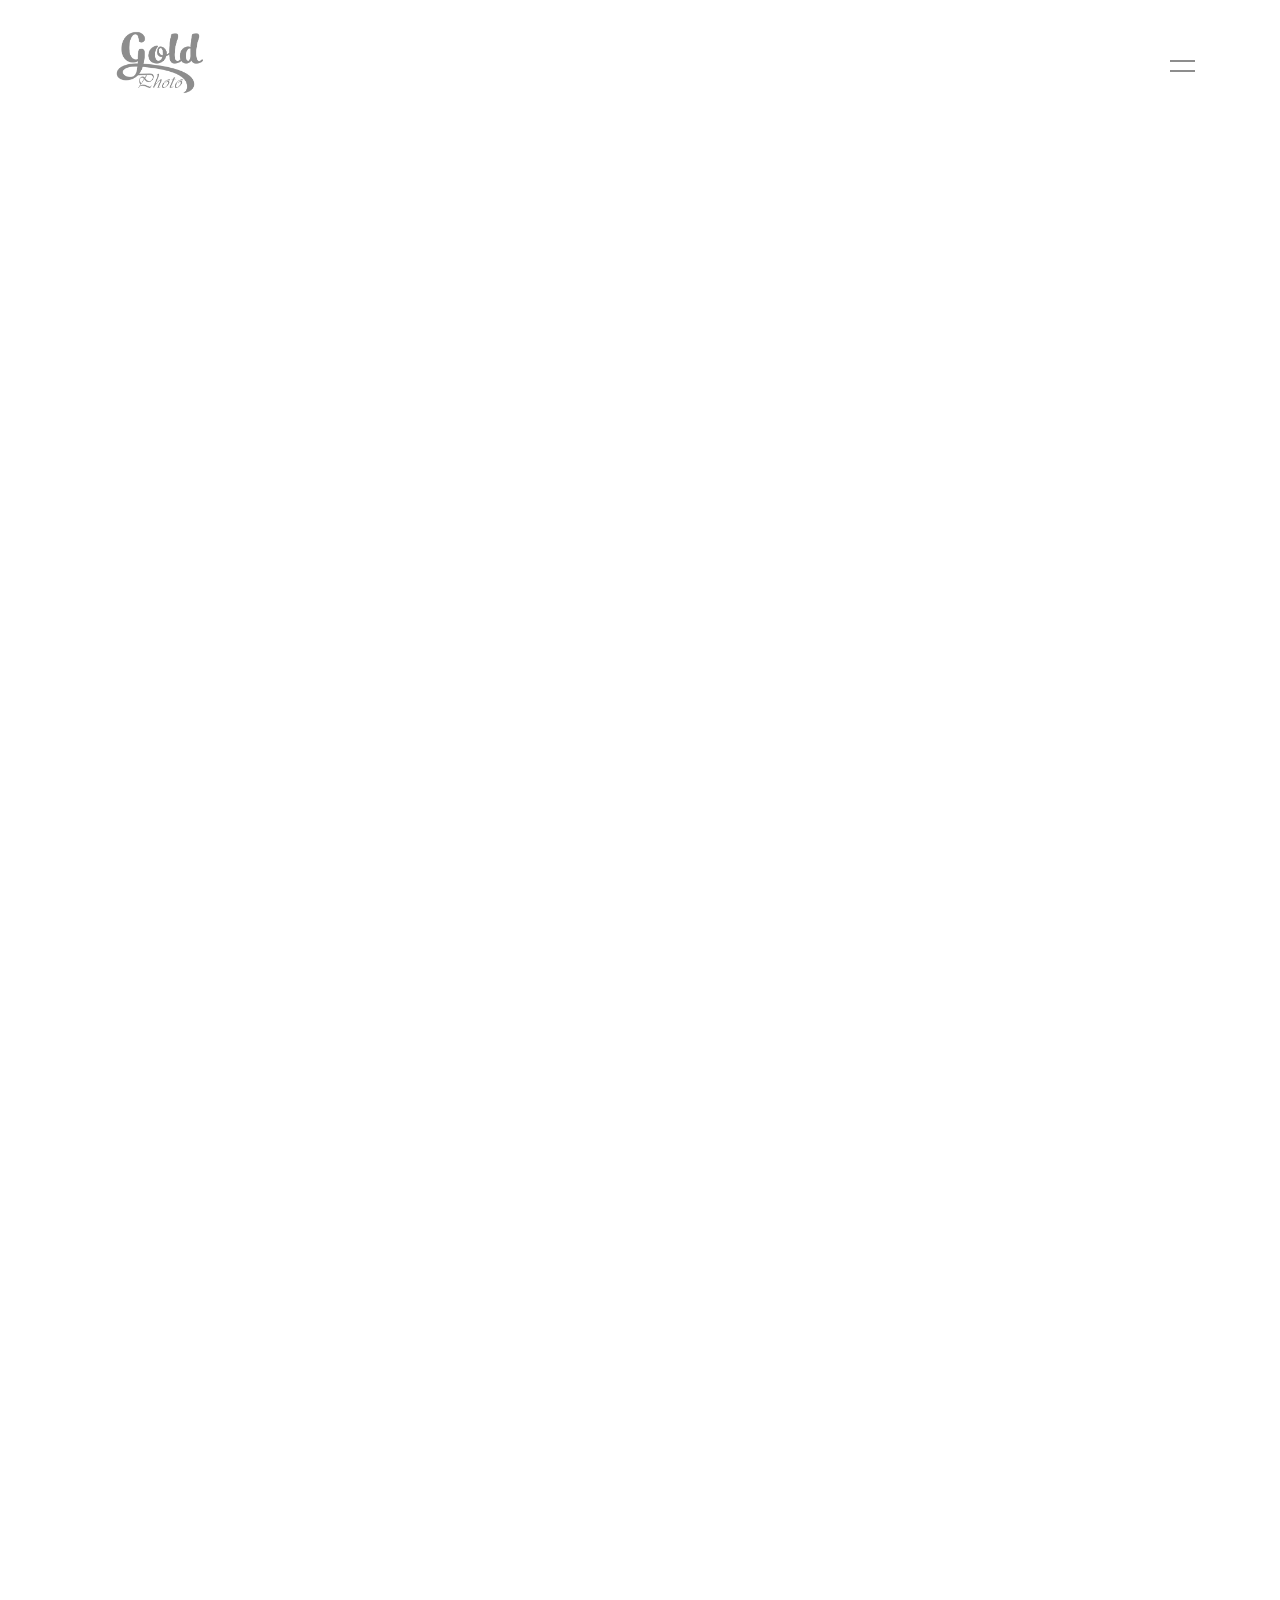
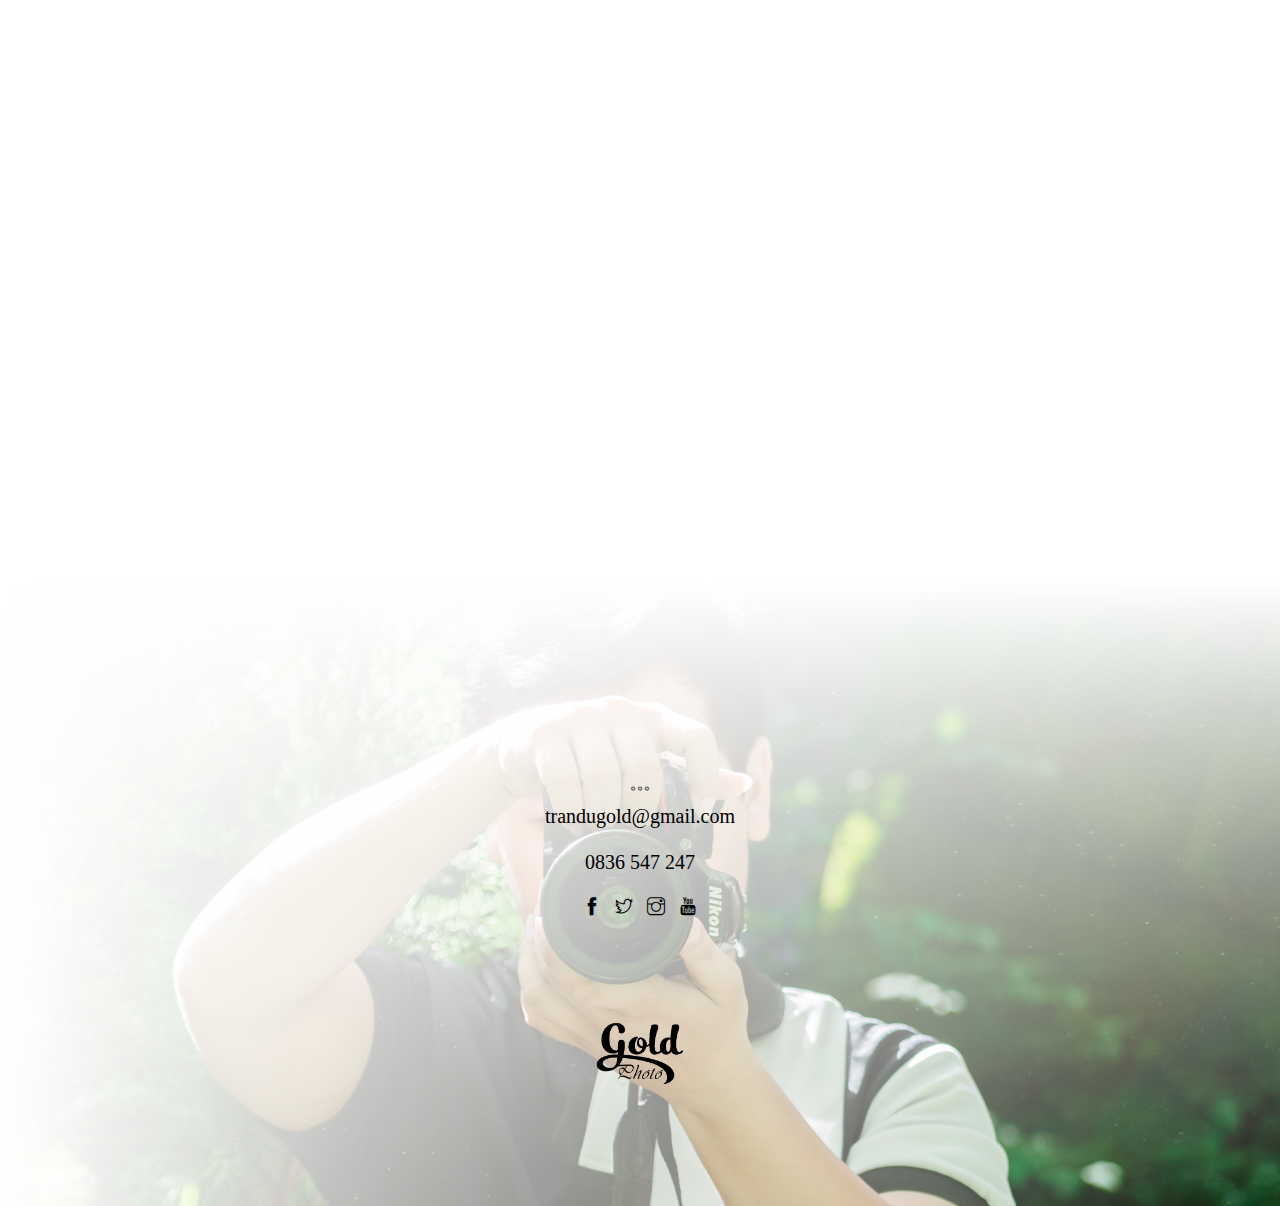
<file: about.html>
<!DOCTYPE html>

<html lang="en-US">



<meta http-equiv="content-type" content="text/html;charset=UTF-8" />

<head>

	<!-- Meta Tags -->

	<meta charset="UTF-8">

	<meta name="viewport" content="width=device-width, initial-scale=1, shrink-to-fit=no">



	<link rel="shortcut icon" href="uploads/2021/08/favicon.png">



	<title>About Us &#8211; Dorothea</title>
	<meta name='robots' content='max-image-preview:large' />
	<link rel="alternate" type="application/rss+xml" title="Dorothea &raquo; Feed" href="indexd784.html?feed=rss2" />
	<link rel="alternate" type="application/rss+xml" title="Dorothea &raquo; Comments Feed"
		href="indexa6da.html?feed=comments-rss2" />
	<script type="text/javascript">
		/* <![CDATA[ */
		window._wpemojiSettings = { "baseUrl": "https:\/\/s.w.org\/images\/core\/emoji\/15.0.3\/72x72\/", "ext": ".png", "svgUrl": "https:\/\/s.w.org\/images\/core\/emoji\/15.0.3\/svg\/", "svgExt": ".svg", "source": { "concatemoji": "https:\/\/shtheme.org\/demosd\/dorothea\/wp-includes\/js\/wp-emoji-release.min.js?ver=6.5.5" } };
		/*! This file is auto-generated */
		!function (i, n) { var o, s, e; function c(e) { try { var t = { supportTests: e, timestamp: (new Date).valueOf() }; sessionStorage.setItem(o, JSON.stringify(t)) } catch (e) { } } function p(e, t, n) { e.clearRect(0, 0, e.canvas.width, e.canvas.height), e.fillText(t, 0, 0); var t = new Uint32Array(e.getImageData(0, 0, e.canvas.width, e.canvas.height).data), r = (e.clearRect(0, 0, e.canvas.width, e.canvas.height), e.fillText(n, 0, 0), new Uint32Array(e.getImageData(0, 0, e.canvas.width, e.canvas.height).data)); return t.every(function (e, t) { return e === r[t] }) } function u(e, t, n) { switch (t) { case "flag": return n(e, "\ud83c\udff3\ufe0f\u200d\u26a7\ufe0f", "\ud83c\udff3\ufe0f\u200b\u26a7\ufe0f") ? !1 : !n(e, "\ud83c\uddfa\ud83c\uddf3", "\ud83c\uddfa\u200b\ud83c\uddf3") && !n(e, "\ud83c\udff4\udb40\udc67\udb40\udc62\udb40\udc65\udb40\udc6e\udb40\udc67\udb40\udc7f", "\ud83c\udff4\u200b\udb40\udc67\u200b\udb40\udc62\u200b\udb40\udc65\u200b\udb40\udc6e\u200b\udb40\udc67\u200b\udb40\udc7f"); case "emoji": return !n(e, "\ud83d\udc26\u200d\u2b1b", "\ud83d\udc26\u200b\u2b1b") }return !1 } function f(e, t, n) { var r = "undefined" != typeof WorkerGlobalScope && self instanceof WorkerGlobalScope ? new OffscreenCanvas(300, 150) : i.createElement("canvas"), a = r.getContext("2d", { willReadFrequently: !0 }), o = (a.textBaseline = "top", a.font = "600 32px Arial", {}); return e.forEach(function (e) { o[e] = t(a, e, n) }), o } function t(e) { var t = i.createElement("script"); t.src = e, t.defer = !0, i.head.appendChild(t) } "undefined" != typeof Promise && (o = "wpEmojiSettingsSupports", s = ["flag", "emoji"], n.supports = { everything: !0, everythingExceptFlag: !0 }, e = new Promise(function (e) { i.addEventListener("DOMContentLoaded", e, { once: !0 }) }), new Promise(function (t) { var n = function () { try { var e = JSON.parse(sessionStorage.getItem(o)); if ("object" == typeof e && "number" == typeof e.timestamp && (new Date).valueOf() < e.timestamp + 604800 && "object" == typeof e.supportTests) return e.supportTests } catch (e) { } return null }(); if (!n) { if ("undefined" != typeof Worker && "undefined" != typeof OffscreenCanvas && "undefined" != typeof URL && URL.createObjectURL && "undefined" != typeof Blob) try { var e = "postMessage(" + f.toString() + "(" + [JSON.stringify(s), u.toString(), p.toString()].join(",") + "));", r = new Blob([e], { type: "text/javascript" }), a = new Worker(URL.createObjectURL(r), { name: "wpTestEmojiSupports" }); return void (a.onmessage = function (e) { c(n = e.data), a.terminate(), t(n) }) } catch (e) { } c(n = f(s, u, p)) } t(n) }).then(function (e) { for (var t in e) n.supports[t] = e[t], n.supports.everything = n.supports.everything && n.supports[t], "flag" !== t && (n.supports.everythingExceptFlag = n.supports.everythingExceptFlag && n.supports[t]); n.supports.everythingExceptFlag = n.supports.everythingExceptFlag && !n.supports.flag, n.DOMReady = !1, n.readyCallback = function () { n.DOMReady = !0 } }).then(function () { return e }).then(function () { var e; n.supports.everything || (n.readyCallback(), (e = n.source || {}).concatemoji ? t(e.concatemoji) : e.wpemoji && e.twemoji && (t(e.twemoji), t(e.wpemoji))) })) }((window, document), window._wpemojiSettings);
		/* ]]> */
	</script>
	<style id='wp-emoji-styles-inline-css' type='text/css'>
		img.wp-smiley,
		img.emoji {
			display: inline !important;
			border: none !important;
			box-shadow: none !important;
			height: 1em !important;
			width: 1em !important;
			margin: 0 0.07em !important;
			vertical-align: -0.1em !important;
			background: none !important;
			padding: 0 !important;
		}
	</style>
	<link rel='stylesheet' id='wp-block-library-css'
		href='wp-includes/css/dist/block-library/style.minadc6.css?ver=6.5.5' media='all' />
	<style id='classic-theme-styles-inline-css' type='text/css'>
		/*! This file is auto-generated */
		.wp-block-button__link {
			color: #fff;
			background-color: #32373c;
			border-radius: 9999px;
			box-shadow: none;
			text-decoration: none;
			padding: calc(.667em + 2px) calc(1.333em + 2px);
			font-size: 1.125em
		}

		.wp-block-file__button {
			background: #32373c;
			color: #fff;
			text-decoration: none
		}
	</style>
	<style id='global-styles-inline-css' type='text/css'>
		body {
			--wp--preset--color--black: #000000;
			--wp--preset--color--cyan-bluish-gray: #abb8c3;
			--wp--preset--color--white: #ffffff;
			--wp--preset--color--pale-pink: #f78da7;
			--wp--preset--color--vivid-red: #cf2e2e;
			--wp--preset--color--luminous-vivid-orange: #ff6900;
			--wp--preset--color--luminous-vivid-amber: #fcb900;
			--wp--preset--color--light-green-cyan: #7bdcb5;
			--wp--preset--color--vivid-green-cyan: #00d084;
			--wp--preset--color--pale-cyan-blue: #8ed1fc;
			--wp--preset--color--vivid-cyan-blue: #0693e3;
			--wp--preset--color--vivid-purple: #9b51e0;
			--wp--preset--gradient--vivid-cyan-blue-to-vivid-purple: linear-gradient(135deg, rgba(6, 147, 227, 1) 0%, rgb(155, 81, 224) 100%);
			--wp--preset--gradient--light-green-cyan-to-vivid-green-cyan: linear-gradient(135deg, rgb(122, 220, 180) 0%, rgb(0, 208, 130) 100%);
			--wp--preset--gradient--luminous-vivid-amber-to-luminous-vivid-orange: linear-gradient(135deg, rgba(252, 185, 0, 1) 0%, rgba(255, 105, 0, 1) 100%);
			--wp--preset--gradient--luminous-vivid-orange-to-vivid-red: linear-gradient(135deg, rgba(255, 105, 0, 1) 0%, rgb(207, 46, 46) 100%);
			--wp--preset--gradient--very-light-gray-to-cyan-bluish-gray: linear-gradient(135deg, rgb(238, 238, 238) 0%, rgb(169, 184, 195) 100%);
			--wp--preset--gradient--cool-to-warm-spectrum: linear-gradient(135deg, rgb(74, 234, 220) 0%, rgb(151, 120, 209) 20%, rgb(207, 42, 186) 40%, rgb(238, 44, 130) 60%, rgb(251, 105, 98) 80%, rgb(254, 248, 76) 100%);
			--wp--preset--gradient--blush-light-purple: linear-gradient(135deg, rgb(255, 206, 236) 0%, rgb(152, 150, 240) 100%);
			--wp--preset--gradient--blush-bordeaux: linear-gradient(135deg, rgb(254, 205, 165) 0%, rgb(254, 45, 45) 50%, rgb(107, 0, 62) 100%);
			--wp--preset--gradient--luminous-dusk: linear-gradient(135deg, rgb(255, 203, 112) 0%, rgb(199, 81, 192) 50%, rgb(65, 88, 208) 100%);
			--wp--preset--gradient--pale-ocean: linear-gradient(135deg, rgb(255, 245, 203) 0%, rgb(182, 227, 212) 50%, rgb(51, 167, 181) 100%);
			--wp--preset--gradient--electric-grass: linear-gradient(135deg, rgb(202, 248, 128) 0%, rgb(113, 206, 126) 100%);
			--wp--preset--gradient--midnight: linear-gradient(135deg, rgb(2, 3, 129) 0%, rgb(40, 116, 252) 100%);
			--wp--preset--font-size--small: 13px;
			--wp--preset--font-size--medium: 20px;
			--wp--preset--font-size--large: 36px;
			--wp--preset--font-size--x-large: 42px;
			--wp--preset--spacing--20: 0.44rem;
			--wp--preset--spacing--30: 0.67rem;
			--wp--preset--spacing--40: 1rem;
			--wp--preset--spacing--50: 1.5rem;
			--wp--preset--spacing--60: 2.25rem;
			--wp--preset--spacing--70: 3.38rem;
			--wp--preset--spacing--80: 5.06rem;
			--wp--preset--shadow--natural: 6px 6px 9px rgba(0, 0, 0, 0.2);
			--wp--preset--shadow--deep: 12px 12px 50px rgba(0, 0, 0, 0.4);
			--wp--preset--shadow--sharp: 6px 6px 0px rgba(0, 0, 0, 0.2);
			--wp--preset--shadow--outlined: 6px 6px 0px -3px rgba(255, 255, 255, 1), 6px 6px rgba(0, 0, 0, 1);
			--wp--preset--shadow--crisp: 6px 6px 0px rgba(0, 0, 0, 1);
		}

		:where(.is-layout-flex) {
			gap: 0.5em;
		}

		:where(.is-layout-grid) {
			gap: 0.5em;
		}

		body .is-layout-flex {
			display: flex;
		}

		body .is-layout-flex {
			flex-wrap: wrap;
			align-items: center;
		}

		body .is-layout-flex>* {
			margin: 0;
		}

		body .is-layout-grid {
			display: grid;
		}

		body .is-layout-grid>* {
			margin: 0;
		}

		:where(.wp-block-columns.is-layout-flex) {
			gap: 2em;
		}

		:where(.wp-block-columns.is-layout-grid) {
			gap: 2em;
		}

		:where(.wp-block-post-template.is-layout-flex) {
			gap: 1.25em;
		}

		:where(.wp-block-post-template.is-layout-grid) {
			gap: 1.25em;
		}

		.has-black-color {
			color: var(--wp--preset--color--black) !important;
		}

		.has-cyan-bluish-gray-color {
			color: var(--wp--preset--color--cyan-bluish-gray) !important;
		}

		.has-white-color {
			color: var(--wp--preset--color--white) !important;
		}

		.has-pale-pink-color {
			color: var(--wp--preset--color--pale-pink) !important;
		}

		.has-vivid-red-color {
			color: var(--wp--preset--color--vivid-red) !important;
		}

		.has-luminous-vivid-orange-color {
			color: var(--wp--preset--color--luminous-vivid-orange) !important;
		}

		.has-luminous-vivid-amber-color {
			color: var(--wp--preset--color--luminous-vivid-amber) !important;
		}

		.has-light-green-cyan-color {
			color: var(--wp--preset--color--light-green-cyan) !important;
		}

		.has-vivid-green-cyan-color {
			color: var(--wp--preset--color--vivid-green-cyan) !important;
		}

		.has-pale-cyan-blue-color {
			color: var(--wp--preset--color--pale-cyan-blue) !important;
		}

		.has-vivid-cyan-blue-color {
			color: var(--wp--preset--color--vivid-cyan-blue) !important;
		}

		.has-vivid-purple-color {
			color: var(--wp--preset--color--vivid-purple) !important;
		}

		.has-black-background-color {
			background-color: var(--wp--preset--color--black) !important;
		}

		.has-cyan-bluish-gray-background-color {
			background-color: var(--wp--preset--color--cyan-bluish-gray) !important;
		}

		.has-white-background-color {
			background-color: var(--wp--preset--color--white) !important;
		}

		.has-pale-pink-background-color {
			background-color: var(--wp--preset--color--pale-pink) !important;
		}

		.has-vivid-red-background-color {
			background-color: var(--wp--preset--color--vivid-red) !important;
		}

		.has-luminous-vivid-orange-background-color {
			background-color: var(--wp--preset--color--luminous-vivid-orange) !important;
		}

		.has-luminous-vivid-amber-background-color {
			background-color: var(--wp--preset--color--luminous-vivid-amber) !important;
		}

		.has-light-green-cyan-background-color {
			background-color: var(--wp--preset--color--light-green-cyan) !important;
		}

		.has-vivid-green-cyan-background-color {
			background-color: var(--wp--preset--color--vivid-green-cyan) !important;
		}

		.has-pale-cyan-blue-background-color {
			background-color: var(--wp--preset--color--pale-cyan-blue) !important;
		}

		.has-vivid-cyan-blue-background-color {
			background-color: var(--wp--preset--color--vivid-cyan-blue) !important;
		}

		.has-vivid-purple-background-color {
			background-color: var(--wp--preset--color--vivid-purple) !important;
		}

		.has-black-border-color {
			border-color: var(--wp--preset--color--black) !important;
		}

		.has-cyan-bluish-gray-border-color {
			border-color: var(--wp--preset--color--cyan-bluish-gray) !important;
		}

		.has-white-border-color {
			border-color: var(--wp--preset--color--white) !important;
		}

		.has-pale-pink-border-color {
			border-color: var(--wp--preset--color--pale-pink) !important;
		}

		.has-vivid-red-border-color {
			border-color: var(--wp--preset--color--vivid-red) !important;
		}

		.has-luminous-vivid-orange-border-color {
			border-color: var(--wp--preset--color--luminous-vivid-orange) !important;
		}

		.has-luminous-vivid-amber-border-color {
			border-color: var(--wp--preset--color--luminous-vivid-amber) !important;
		}

		.has-light-green-cyan-border-color {
			border-color: var(--wp--preset--color--light-green-cyan) !important;
		}

		.has-vivid-green-cyan-border-color {
			border-color: var(--wp--preset--color--vivid-green-cyan) !important;
		}

		.has-pale-cyan-blue-border-color {
			border-color: var(--wp--preset--color--pale-cyan-blue) !important;
		}

		.has-vivid-cyan-blue-border-color {
			border-color: var(--wp--preset--color--vivid-cyan-blue) !important;
		}

		.has-vivid-purple-border-color {
			border-color: var(--wp--preset--color--vivid-purple) !important;
		}

		.has-vivid-cyan-blue-to-vivid-purple-gradient-background {
			background: var(--wp--preset--gradient--vivid-cyan-blue-to-vivid-purple) !important;
		}

		.has-light-green-cyan-to-vivid-green-cyan-gradient-background {
			background: var(--wp--preset--gradient--light-green-cyan-to-vivid-green-cyan) !important;
		}

		.has-luminous-vivid-amber-to-luminous-vivid-orange-gradient-background {
			background: var(--wp--preset--gradient--luminous-vivid-amber-to-luminous-vivid-orange) !important;
		}

		.has-luminous-vivid-orange-to-vivid-red-gradient-background {
			background: var(--wp--preset--gradient--luminous-vivid-orange-to-vivid-red) !important;
		}

		.has-very-light-gray-to-cyan-bluish-gray-gradient-background {
			background: var(--wp--preset--gradient--very-light-gray-to-cyan-bluish-gray) !important;
		}

		.has-cool-to-warm-spectrum-gradient-background {
			background: var(--wp--preset--gradient--cool-to-warm-spectrum) !important;
		}

		.has-blush-light-purple-gradient-background {
			background: var(--wp--preset--gradient--blush-light-purple) !important;
		}

		.has-blush-bordeaux-gradient-background {
			background: var(--wp--preset--gradient--blush-bordeaux) !important;
		}

		.has-luminous-dusk-gradient-background {
			background: var(--wp--preset--gradient--luminous-dusk) !important;
		}

		.has-pale-ocean-gradient-background {
			background: var(--wp--preset--gradient--pale-ocean) !important;
		}

		.has-electric-grass-gradient-background {
			background: var(--wp--preset--gradient--electric-grass) !important;
		}

		.has-midnight-gradient-background {
			background: var(--wp--preset--gradient--midnight) !important;
		}

		.has-small-font-size {
			font-size: var(--wp--preset--font-size--small) !important;
		}

		.has-medium-font-size {
			font-size: var(--wp--preset--font-size--medium) !important;
		}

		.has-large-font-size {
			font-size: var(--wp--preset--font-size--large) !important;
		}

		.has-x-large-font-size {
			font-size: var(--wp--preset--font-size--x-large) !important;
		}

		.wp-block-navigation a:where(:not(.wp-element-button)) {
			color: inherit;
		}

		:where(.wp-block-post-template.is-layout-flex) {
			gap: 1.25em;
		}

		:where(.wp-block-post-template.is-layout-grid) {
			gap: 1.25em;
		}

		:where(.wp-block-columns.is-layout-flex) {
			gap: 2em;
		}

		:where(.wp-block-columns.is-layout-grid) {
			gap: 2em;
		}

		.wp-block-pullquote {
			font-size: 1.5em;
			line-height: 1.6;
		}
	</style>
	<link rel='stylesheet' id='contact-form-7-css'
		href='wp-content/plugins/contact-form-7/includes/css/stylesce52.css?ver=5.0.2' media='all' />
	<link rel='stylesheet' id='animate-css' href='wp-content/themes/dorothea/assets/css/animateadc6.css?ver=6.5.5'
		media='all' />
	<link rel='stylesheet' id='themify-icons-css'
		href='wp-content/themes/dorothea/assets/css/themify-iconsadc6.css?ver=6.5.5' media='all' />
	<link rel='stylesheet' id='bootstrap-css' href='wp-content/themes/dorothea/assets/css/bootstrapadc6.css?ver=6.5.5'
		media='all' />
	<link rel='stylesheet' id='flexslider-css' href='wp-content/themes/dorothea/assets/css/flexslideradc6.css?ver=6.5.5'
		media='all' />
	<link rel='stylesheet' id='fancybox-css' href='wp-content/themes/dorothea/assets/css/fancybox.minadc6.css?ver=6.5.5'
		media='all' />
	<link rel='stylesheet' id='dorothea-style-css' href='wp-content/themes/dorothea/assets/css/styleadc6.css?ver=6.5.5'
		media='all' />
	<link rel='stylesheet' id='dorothea-css-css' href='wp-content/themes/dorothea/stylead12.css?ver=2021-08-03'
		media='all' />
	<link rel='stylesheet' id='elementor-icons-css'
		href='wp-content/plugins/elementor/assets/lib/eicons/css/elementor-icons.min21f9.css?ver=5.11.0' media='all' />
	<link rel='stylesheet' id='elementor-animations-css'
		href='wp-content/plugins/elementor/assets/lib/animations/animations.mine5ca.css?ver=3.2.3' media='all' />
	<link rel='stylesheet' id='elementor-frontend-css'
		href='wp-content/plugins/elementor/assets/css/frontend.mine5ca.css?ver=3.2.3' media='all' />
	<style id='elementor-frontend-inline-css' type='text/css'>
		@font-face {
			font-family: eicons;
			src: url(wp-content/plugins/elementor/assets/lib/eicons/fonts/eicons0b93.eot?5.10.0);
			src: url(https://shtheme.org/demosd/dorothea/wp-content/plugins/elementor/assets/lib/eicons/fonts/eicons.eot?5.10.0#iefix) format("embedded-opentype"), url(https://shtheme.org/demosd/dorothea/wp-content/plugins/elementor/assets/lib/eicons/fonts/eicons.woff2?5.10.0) format("woff2"), url(https://shtheme.org/demosd/dorothea/wp-content/plugins/elementor/assets/lib/eicons/fonts/eicons.woff?5.10.0) format("woff"), url(https://shtheme.org/demosd/dorothea/wp-content/plugins/elementor/assets/lib/eicons/fonts/eicons.ttf?5.10.0) format("truetype"), url(https://shtheme.org/demosd/dorothea/wp-content/plugins/elementor/assets/lib/eicons/fonts/eicons.svg?5.10.0#eicon) format("svg");
			font-weight: 400;
			font-style: normal
		}
	</style>
	<link rel='stylesheet' id='elementor-post-143-css' href='uploads/elementor/css/post-1433ecc.css?ver=1629862379'
		media='all' />
	<link rel='stylesheet' id='elementor-global-css' href='uploads/elementor/css/globalf321.css?ver=1629882379'
		media='all' />
	<link rel='stylesheet' id='google-fonts-1-css'
		href='https://fonts.googleapis.com/css?family=Roboto%3A100%2C100italic%2C200%2C200italic%2C300%2C300italic%2C400%2C400italic%2C500%2C500italic%2C600%2C600italic%2C700%2C700italic%2C800%2C800italic%2C900%2C900italic%7CRoboto+Slab%3A100%2C100italic%2C200%2C200italic%2C300%2C300italic%2C400%2C400italic%2C500%2C500italic%2C600%2C600italic%2C700%2C700italic%2C800%2C800italic%2C900%2C900italic&amp;display=auto&amp;ver=6.5.5'
		media='all' />
	<script src="wp-includes/js/jquery/jquery.minf43b.js?ver=3.7.1" id="jquery-core-js"></script>
	<script src="wp-includes/js/jquery/jquery-migrate.min5589.js?ver=3.4.1" id="jquery-migrate-js"></script>
	<link rel="https://api.w.org/" href="index52f0.json?rest_route=/" />
	<link rel="alternate" type="application/json" href="index99bf.json?rest_route=/wp/v2/pages/59" />
	<link rel="EditURI" type="application/rsd+xml" title="RSD" href="xmlrpc0db0.php?rsd" />
	<meta name="generator" content="WordPress 6.5.5" />
	<link rel="canonical" href="indexc4a7.html?page_id=59" />
	<link rel='shortlink' href='index1098.html?p=59' />
	<link rel="alternate" type="application/json+oembed"
		href="index2ae1.json?rest_route=%2Foembed%2F1.0%2Fembed&amp;url=https%3A%2F%2Fshtheme.org%2Fdemosd%2Fdorothea%2F%3Fpage_id%3D59" />
	<link rel="alternate" type="text/xml+oembed"
		href="index6923.php?rest_route=%2Foembed%2F1.0%2Fembed&amp;url=https%3A%2F%2Fshtheme.org%2Fdemosd%2Fdorothea%2F%3Fpage_id%3D59&amp;format=xml" />



</head>

<body
	class="page-template page-template-page-templates page-template-home page-template-page-templateshome-php page page-id-59 elementor-default elementor-kit-143 elementor-page elementor-page-59">

	<div class="preloader-bg"></div>
	<div id="preloader">
		<div id="preloader-status">
			<div class="preloader-position loader"> <span></span> </div>
		</div>
	</div>
	<!-- Progress-wrapp scroll-button -->
	<div class="progress-wrap">
		<svg class="progress-circle svg-content" width="100%" height="100%" viewBox="-1 -1 102 102">
			<path d="M50,1 a49,49 0 0,1 0,98 a49,49 0 0,1 0,-98" />
		</svg>
	</div>
	<!-- Menu -->
	<nav class="dorothea-menu" id="ann-navbar-spy">
		<div class="dorothea-menu-inner" id="ann-navbar">
			<ul class=" list-unstyled ">
				<li id="menu-item-73"
					class="menu-item menu-item-type-post_type menu-item-object-page menu-item-home menu-item-73"><a
						title="Home" href="index.html">Home</a></li>
				<li id="menu-item-70"
					class="menu-item menu-item-type-post_type menu-item-object-page current-menu-item page_item page-item-59 current_page_item menu-item-70 active">
					<a title="About" href="indexc4a7.html?page_id=59">About</a></li>
				<li id="menu-item-75" class="menu-item menu-item-type-post_type menu-item-object-page menu-item-75"><a
						title="Services" href="index9bef.html?page_id=54">Services</a></li>
				<li id="menu-item-74" class="menu-item menu-item-type-post_type menu-item-object-page menu-item-74"><a
						title="Portfolio" href="indexcc8a.html?page_id=61">Portfolio</a></li>
				<li id="menu-item-72" class="menu-item menu-item-type-post_type menu-item-object-page menu-item-72"><a
						title="Feedback" href="index57fd.html?page_id=63">Feedback</a></li>
				<li id="menu-item-69" class="menu-item menu-item-type-post_type menu-item-object-page menu-item-69"><a
						title="Blog" href="index027d.html?page_id=34">Blog</a></li>
				<li id="menu-item-71" class="menu-item menu-item-type-post_type menu-item-object-page menu-item-71"><a
						title="Contact" href="index181e.html?page_id=66">Contact</a></li>
			</ul>
		</div>
	</nav>
	<!-- Header -->
	<header class="dorothea-header">
		<div class="container">
			<div class="row align-items-center">
				<!-- Logo -->
				<div class="col-6 col-md-6 dorothea-logo-wrap">
					<a href="index.html" class="dorothea-logo"><img src="uploads/2021/08/logo.png" alt=""></a>
				</div>
				<!-- Menu Burger -->
				<div class="col-6 col-md-6 text-right dorothea-menu-burger-wrap"> <a href="#"
						class="dorothea-nav-toggle ann-js-dorothea-nav-toggle"><i></i></a> </div>
			</div>
		</div>
	</header>
	<div data-elementor-type="wp-page" data-elementor-id="59" class="elementor elementor-59"
		data-elementor-settings="[]">
		<div class="elementor-section-wrap">
			<section
				class="elementor-section elementor-top-section elementor-element elementor-element-7ee3e1f elementor-section-full_width elementor-section-height-default elementor-section-height-default"
				data-id="7ee3e1f" data-element_type="section">
				<div class="elementor-container elementor-column-gap-no">
					<div class="elementor-column elementor-col-100 elementor-top-column elementor-element elementor-element-3d64551"
						data-id="3d64551" data-element_type="column">
						<div class="elementor-widget-wrap elementor-element-populated">
							<div class="elementor-element elementor-element-7145d66 elementor-align-left elementor-widget elementor-widget-pages-about"
								data-id="7145d66" data-element_type="widget" data-widget_type="pages-about.default">
								<div class="elementor-widget-container">

									<div class="section-banner">
										<div class="container">
											<div class="row">
												<div class="col-md-12 text-center">
													<span class="dorothea-heading-meta animate-box"
														data-animate-effect="fadeInUp">Welcome</span>
													<h2 class="dorothea-heading animate-box"
														data-animate-effect="fadeInUp">About Me</h2>
												</div>
											</div>
											<div class="row">
												<div class="col-md-12 animate-box" data-animate-effect="fadeInUp"> <img
														decoding="async" src="uploads/2021/08/about.jpg"
														class="img-fluid mb-30" alt="dorothea"> </div>
											</div>
											<div class="row">
												<div class="col-md-12 animate-box" data-animate-effect="fadeInUp">
													<span class="heading-meta">Photographer</span>
													<h2>Dorothea Dan</h2>
													<p>Quisque bibendum tincidunt varius. Vestibulum viverra bibendum
														magna, mattis gravida sapien tincidunt ut. Donec felis nunc,
														dapibus quis facilisis quis, placerat vitae massa. Curabitur
														consectetu mi tellus in dignissim nibh maximus tempus. Cras vel
														metus nec eros laoreet ullamcorper sed sit amet lectus.</p>
													<p>Quisque bibendum tincidunt varius. Vestibulum viverra bibendum
														magna, mattis gravida sapien tincidunt ut. Photo felis nunc,
														dapibus quis facilisis quis placerat vitae massa. Curabitur
														consectetur mi tellus in dignissim nibh maximus tempus. Cras vel
														metus nec eros laoreet ullamcorper sed sit amet lectus.</p>
													<img decoding="async" class="signature"
														src="uploads/2021/08/sign-gray.png" alt="">
												</div>
											</div>
										</div>
									</div>


								</div>
							</div>
						</div>
					</div>
				</div>
			</section>
			<section
				class="elementor-section elementor-top-section elementor-element elementor-element-1319a3e elementor-section-full_width elementor-section-height-default elementor-section-height-default"
				data-id="1319a3e" data-element_type="section">
				<div class="elementor-container elementor-column-gap-no">
					<div class="elementor-column elementor-col-100 elementor-top-column elementor-element elementor-element-6c7f073"
						data-id="6c7f073" data-element_type="column">
						<div class="elementor-widget-wrap elementor-element-populated">
							<div class="elementor-element elementor-element-6b37b45 elementor-align-left elementor-widget elementor-widget-home-onepage-light-team"
								data-id="6b37b45" data-element_type="widget"
								data-widget_type="home-onepage-light-team.default">
								<div class="elementor-widget-container">


									<div id="team" class="section-padding">
										<div class="container">
											<div class="row">
												<div class="col-md-12 text-center">
													<span class="dorothea-heading-meta animate-box"
														data-animate-effect="fadeInUp">Photographer</span>
													<h2 class="dorothea-heading animate-box"
														data-animate-effect="fadeInUp">Creative Team</h2>
												</div>
											</div>
											<div class="row">
												<div class="col-md-6 animate-box" data-animate-effect="fadeInUp">
													<div class="dorothea-team">
														<img decoding="async" src="uploads/2021/08/1-1.jpg"
															class="img-fluid" alt="">
														<div class="desc">
															<div class="con">
																<h5><a>Olivia Snow</a></h5>
																<span>Sporty Photographer</span>
																<p class="icon">
																	<span><a href="https://www.instagram.com/"><i
																				class="ti-instagram"></i></a></span>

																	<span><a href="https://vimeo.com/"><i
																				class="ti-vimeo"></i></a></span>

																	<span><a href="https://twitter.com/"><i
																				class="ti-twitter"></i></a></span>
																</p>
															</div>
														</div>
													</div>
												</div>
												<div class="col-md-6 animate-box" data-animate-effect="fadeInUp">
													<div class="dorothea-team">
														<img decoding="async" src="uploads/2021/08/2-1.jpg"
															class="img-fluid" alt="">
														<div class="desc">
															<div class="con">
																<h5><a>Betty Flynn</a></h5>
																<span>Event Photographer</span>
																<p class="icon">
																	<span><a href="https://www.instagram.com/"><i
																				class="ti-instagram"></i></a></span>

																	<span><a href="https://vimeo.com/"><i
																				class="ti-vimeo"></i></a></span>

																	<span><a href="https://twitter.com/"><i
																				class="ti-twitter"></i></a></span>
																</p>
															</div>
														</div>
													</div>
												</div>
											</div>
										</div>
									</div>

								</div>
							</div>
						</div>
					</div>
				</div>
			</section>
		</div>
	</div>


	<div id="dorothea-footer" class="section-banner background-image"
		style="background: url('uploads/2021/08/bg.jpg') center center; background-size: cover;">
		<div class="top-fade"></div>
		<div class="left-fade"></div>
		<div class="wrap-text"> <i class="ti-more"></i>
			<div>
				<div class="textwidget custom-html-widget">
					<p><a href="mailto:trandugold@gmail.com" class="mail">trandugold@gmail.com</a></p>
					<p><a href="tel:" class="phone">0836 547 247</a></p>
					<ul class="social-network">
						<li><a href="https://www.facebook.com/TranDuGoLd"><i class="ti-facebook"></i></a></li>
						<li><a href="#"><i class="ti-twitter"></i></a></li>
						<li><a href="#"><i class="ti-instagram"></i></a></li>
						<li><a href="https://www.youtube.com/TranDuGoLd"><i class="ti-youtube"></i></a></li>
					</ul>
				</div>
			</div>
			<div><img src="uploads/2021/08/logo.png" class="logo-row" alt=""></div>

			<script type="text/javascript" id="contact-form-7-js-extra">
				/* <![CDATA[ */
				var wpcf7 = { "apiSettings": { "root": "https:\/\/shtheme.org\/demosd\/dorothea\/index.php?rest_route=\/contact-form-7\/v1", "namespace": "contact-form-7\/v1" }, "recaptcha": { "messages": { "empty": "Please verify that you are not a robot." } } };
				/* ]]> */
			</script>
			<script src="wp-content/plugins/contact-form-7/includes/js/scriptsce52.js?ver=5.0.2"
				id="contact-form-7-js"></script>
			<script src="wp-content/themes/dorothea/assets/js/jquery.minadc6.js?ver=6.5.5"
				id="jquery-v2.2.4-js"></script>
			<script src="wp-content/themes/dorothea/assets/js/modernizr-2.6.2.minadc6.js?ver=6.5.5"
				id="modernizr-js"></script>
			<script src="wp-content/themes/dorothea/assets/js/jquery.easing.1.3adc6.js?ver=6.5.5"
				id="jquery-easing-js"></script>
			<script src="wp-content/themes/dorothea/assets/js/bootstrap.minadc6.js?ver=6.5.5"
				id="bootstrap-js"></script>
			<script src="wp-content/themes/dorothea/assets/js/jquery.waypoints.minadc6.js?ver=6.5.5"
				id="jquery-waypoints-js"></script>
			<script src="wp-content/themes/dorothea/assets/js/jquery.flexslider-minadc6.js?ver=6.5.5"
				id="jquery-flexslider-js"></script>
			<script src="wp-content/themes/dorothea/assets/js/sticky-kit.minadc6.js?ver=6.5.5"
				id="sticky-kit-js"></script>
			<script src="wp-content/themes/dorothea/assets/js/jquery.fancybox.minadc6.js?ver=6.5.5"
				id="jquery-fancybox-js"></script>
			<script src="wp-content/themes/dorothea/assets/js/smooth-scroll.minadc6.js?ver=6.5.5"
				id="smooth-scroll-js"></script>
			<script src="wp-content/themes/dorothea/assets/js/mainadc6.js?ver=6.5.5" id="dorothea-main-js"></script>
			<script src="wp-content/plugins/bdevs-elementor/assets/js/bdevs-elementor8a54.js?ver=1.0.0"
				id="bdevs-elementor-js"></script>
			<script src="wp-content/plugins/elementor/assets/js/webpack.runtime.mine5ca.js?ver=3.2.3"
				id="elementor-webpack-runtime-js"></script>
			<script src="wp-content/plugins/elementor/assets/js/frontend-modules.mine5ca.js?ver=3.2.3"
				id="elementor-frontend-modules-js"></script>
			<script src="wp-content/plugins/elementor/assets/lib/waypoints/waypoints.min05da.js?ver=4.0.2"
				id="elementor-waypoints-js"></script>
			<script src="wp-includes/js/jquery/ui/core.min3f14.js?ver=1.13.2" id="jquery-ui-core-js"></script>
			<script src="wp-content/plugins/elementor/assets/lib/swiper/swiper.min48f5.js?ver=5.3.6"
				id="swiper-js"></script>
			<script src="wp-content/plugins/elementor/assets/lib/share-link/share-link.mine5ca.js?ver=3.2.3"
				id="share-link-js"></script>
			<script src="wp-content/plugins/elementor/assets/lib/dialog/dialog.mina288.js?ver=4.8.1"
				id="elementor-dialog-js"></script>
			<script id="elementor-frontend-js-before">
				/* <![CDATA[ */
				var elementorFrontendConfig = { "environmentMode": { "edit": false, "wpPreview": false, "isScriptDebug": false }, "i18n": { "shareOnFacebook": "Share on Facebook", "shareOnTwitter": "Share on Twitter", "pinIt": "Pin it", "download": "Download", "downloadImage": "Download image", "fullscreen": "Fullscreen", "zoom": "Zoom", "share": "Share", "playVideo": "Play Video", "previous": "Previous", "next": "Next", "close": "Close" }, "is_rtl": false, "breakpoints": { "xs": 0, "sm": 480, "md": 768, "lg": 1025, "xl": 1440, "xxl": 1600 }, "responsive": { "breakpoints": { "mobile": { "label": "Mobile", "value": 767, "direction": "max", "is_enabled": true }, "mobile_extra": { "label": "Mobile Extra", "value": 880, "direction": "max", "is_enabled": false }, "tablet": { "label": "Tablet", "value": 1024, "direction": "max", "is_enabled": true }, "tablet_extra": { "label": "Tablet Extra", "value": 1365, "direction": "max", "is_enabled": false }, "laptop": { "label": "Laptop", "value": 1620, "direction": "max", "is_enabled": false }, "widescreen": { "label": "Widescreen", "value": 2400, "direction": "min", "is_enabled": false } } }, "version": "3.2.3", "is_static": false, "experimentalFeatures": { "e_dom_optimization": true, "a11y_improvements": true, "landing-pages": true }, "urls": { "assets": "https:\/\/shtheme.org\/demosd\/dorothea\/wp-content\/plugins\/elementor\/assets\/" }, "settings": { "page": [], "editorPreferences": [] }, "kit": { "active_breakpoints": ["viewport_mobile", "viewport_tablet"], "global_image_lightbox": "yes", "lightbox_enable_counter": "yes", "lightbox_enable_fullscreen": "yes", "lightbox_enable_zoom": "yes", "lightbox_enable_share": "yes", "lightbox_title_src": "title", "lightbox_description_src": "description" }, "post": { "id": 59, "title": "About%20Us%20%E2%80%93%20Dorothea", "excerpt": "", "featuredImage": false } };
				/* ]]> */
			</script>
			<script src="wp-content/plugins/elementor/assets/js/frontend.mine5ca.js?ver=3.2.3"
				id="elementor-frontend-js"></script>
			<script src="wp-content/plugins/elementor/assets/js/preloaded-modules.mine5ca.js?ver=3.2.3"
				id="preloaded-modules-js"></script>
</body>

</html>
</file>
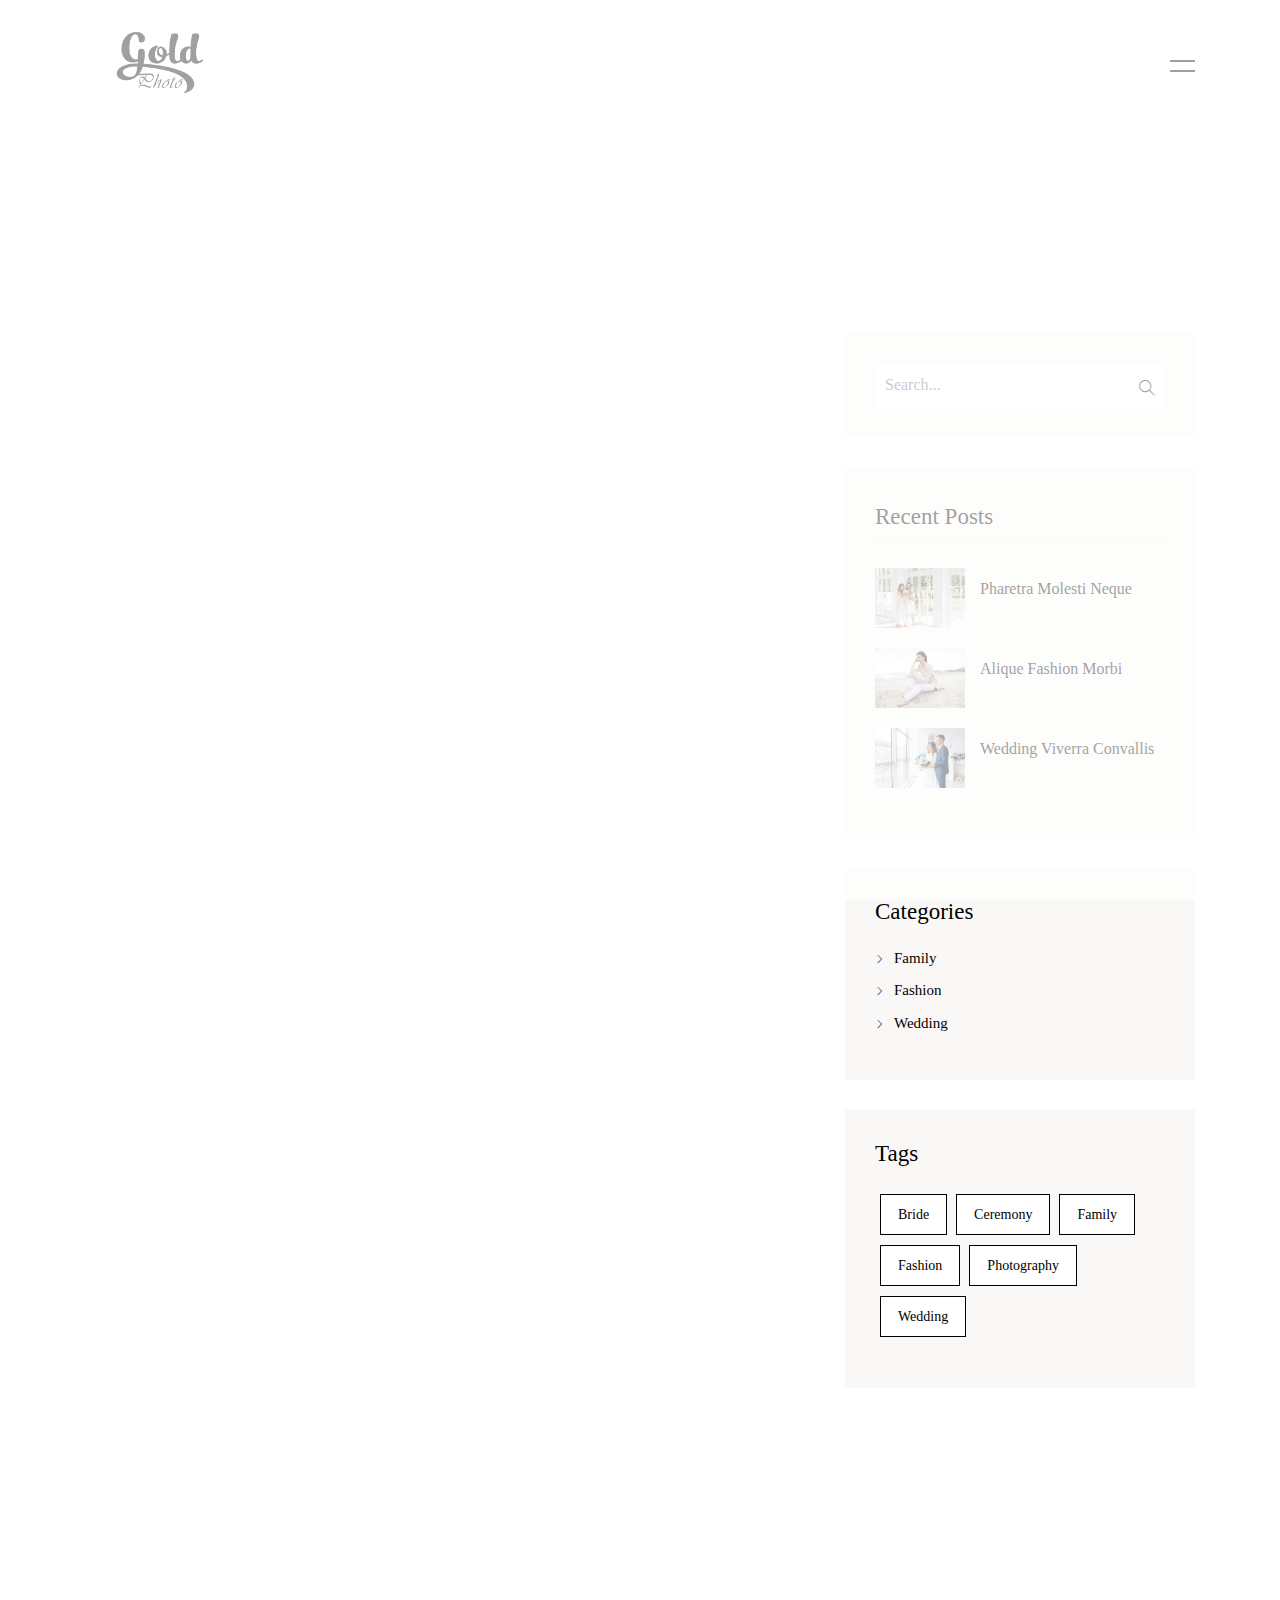
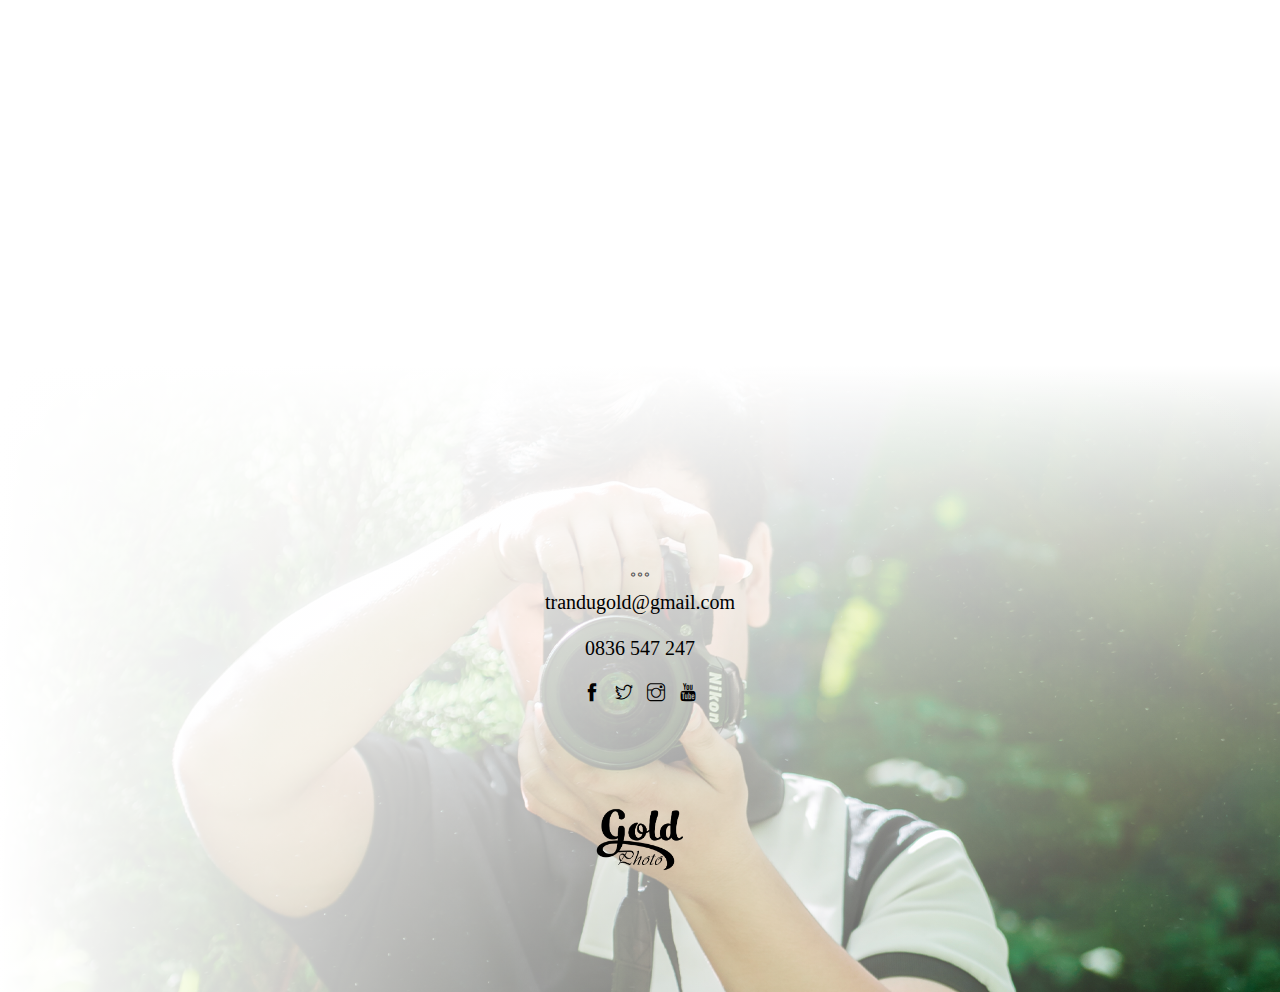
<file: blog.html>
<!DOCTYPE html>

<html lang="en-US">



<meta http-equiv="content-type" content="text/html;charset=UTF-8" />
<head>

    <!-- Meta Tags -->

    <meta charset="UTF-8">

    <meta name="viewport" content="width=device-width, initial-scale=1, shrink-to-fit=no">

    
        
            <link rel="shortcut icon" href="uploads/2021/08/favicon.png">

        
    
    <title>Blog &#8211; Dorothea</title>
<meta name='robots' content='max-image-preview:large' />
<link rel="alternate" type="application/rss+xml" title="Dorothea &raquo; Feed" href="indexd784.html?feed=rss2" />
<link rel="alternate" type="application/rss+xml" title="Dorothea &raquo; Comments Feed" href="indexa6da.html?feed=comments-rss2" />
<script type="text/javascript">
/* <![CDATA[ */
window._wpemojiSettings = {"baseUrl":"https:\/\/s.w.org\/images\/core\/emoji\/15.0.3\/72x72\/","ext":".png","svgUrl":"https:\/\/s.w.org\/images\/core\/emoji\/15.0.3\/svg\/","svgExt":".svg","source":{"concatemoji":"https:\/\/shtheme.org\/demosd\/dorothea\/wp-includes\/js\/wp-emoji-release.min.js?ver=6.5.5"}};
/*! This file is auto-generated */
!function(i,n){var o,s,e;function c(e){try{var t={supportTests:e,timestamp:(new Date).valueOf()};sessionStorage.setItem(o,JSON.stringify(t))}catch(e){}}function p(e,t,n){e.clearRect(0,0,e.canvas.width,e.canvas.height),e.fillText(t,0,0);var t=new Uint32Array(e.getImageData(0,0,e.canvas.width,e.canvas.height).data),r=(e.clearRect(0,0,e.canvas.width,e.canvas.height),e.fillText(n,0,0),new Uint32Array(e.getImageData(0,0,e.canvas.width,e.canvas.height).data));return t.every(function(e,t){return e===r[t]})}function u(e,t,n){switch(t){case"flag":return n(e,"\ud83c\udff3\ufe0f\u200d\u26a7\ufe0f","\ud83c\udff3\ufe0f\u200b\u26a7\ufe0f")?!1:!n(e,"\ud83c\uddfa\ud83c\uddf3","\ud83c\uddfa\u200b\ud83c\uddf3")&&!n(e,"\ud83c\udff4\udb40\udc67\udb40\udc62\udb40\udc65\udb40\udc6e\udb40\udc67\udb40\udc7f","\ud83c\udff4\u200b\udb40\udc67\u200b\udb40\udc62\u200b\udb40\udc65\u200b\udb40\udc6e\u200b\udb40\udc67\u200b\udb40\udc7f");case"emoji":return!n(e,"\ud83d\udc26\u200d\u2b1b","\ud83d\udc26\u200b\u2b1b")}return!1}function f(e,t,n){var r="undefined"!=typeof WorkerGlobalScope&&self instanceof WorkerGlobalScope?new OffscreenCanvas(300,150):i.createElement("canvas"),a=r.getContext("2d",{willReadFrequently:!0}),o=(a.textBaseline="top",a.font="600 32px Arial",{});return e.forEach(function(e){o[e]=t(a,e,n)}),o}function t(e){var t=i.createElement("script");t.src=e,t.defer=!0,i.head.appendChild(t)}"undefined"!=typeof Promise&&(o="wpEmojiSettingsSupports",s=["flag","emoji"],n.supports={everything:!0,everythingExceptFlag:!0},e=new Promise(function(e){i.addEventListener("DOMContentLoaded",e,{once:!0})}),new Promise(function(t){var n=function(){try{var e=JSON.parse(sessionStorage.getItem(o));if("object"==typeof e&&"number"==typeof e.timestamp&&(new Date).valueOf()<e.timestamp+604800&&"object"==typeof e.supportTests)return e.supportTests}catch(e){}return null}();if(!n){if("undefined"!=typeof Worker&&"undefined"!=typeof OffscreenCanvas&&"undefined"!=typeof URL&&URL.createObjectURL&&"undefined"!=typeof Blob)try{var e="postMessage("+f.toString()+"("+[JSON.stringify(s),u.toString(),p.toString()].join(",")+"));",r=new Blob([e],{type:"text/javascript"}),a=new Worker(URL.createObjectURL(r),{name:"wpTestEmojiSupports"});return void(a.onmessage=function(e){c(n=e.data),a.terminate(),t(n)})}catch(e){}c(n=f(s,u,p))}t(n)}).then(function(e){for(var t in e)n.supports[t]=e[t],n.supports.everything=n.supports.everything&&n.supports[t],"flag"!==t&&(n.supports.everythingExceptFlag=n.supports.everythingExceptFlag&&n.supports[t]);n.supports.everythingExceptFlag=n.supports.everythingExceptFlag&&!n.supports.flag,n.DOMReady=!1,n.readyCallback=function(){n.DOMReady=!0}}).then(function(){return e}).then(function(){var e;n.supports.everything||(n.readyCallback(),(e=n.source||{}).concatemoji?t(e.concatemoji):e.wpemoji&&e.twemoji&&(t(e.twemoji),t(e.wpemoji)))}))}((window,document),window._wpemojiSettings);
/* ]]> */
</script>
<style id='wp-emoji-styles-inline-css' type='text/css'>

	img.wp-smiley, img.emoji {
		display: inline !important;
		border: none !important;
		box-shadow: none !important;
		height: 1em !important;
		width: 1em !important;
		margin: 0 0.07em !important;
		vertical-align: -0.1em !important;
		background: none !important;
		padding: 0 !important;
	}
</style>
<link rel='stylesheet' id='wp-block-library-css' href='wp-includes/css/dist/block-library/style.minadc6.css?ver=6.5.5'  media='all' />
<style id='classic-theme-styles-inline-css' type='text/css'>
/*! This file is auto-generated */
.wp-block-button__link{color:#fff;background-color:#32373c;border-radius:9999px;box-shadow:none;text-decoration:none;padding:calc(.667em + 2px) calc(1.333em + 2px);font-size:1.125em}.wp-block-file__button{background:#32373c;color:#fff;text-decoration:none}
</style>
<style id='global-styles-inline-css' type='text/css'>
body{--wp--preset--color--black: #000000;--wp--preset--color--cyan-bluish-gray: #abb8c3;--wp--preset--color--white: #ffffff;--wp--preset--color--pale-pink: #f78da7;--wp--preset--color--vivid-red: #cf2e2e;--wp--preset--color--luminous-vivid-orange: #ff6900;--wp--preset--color--luminous-vivid-amber: #fcb900;--wp--preset--color--light-green-cyan: #7bdcb5;--wp--preset--color--vivid-green-cyan: #00d084;--wp--preset--color--pale-cyan-blue: #8ed1fc;--wp--preset--color--vivid-cyan-blue: #0693e3;--wp--preset--color--vivid-purple: #9b51e0;--wp--preset--gradient--vivid-cyan-blue-to-vivid-purple: linear-gradient(135deg,rgba(6,147,227,1) 0%,rgb(155,81,224) 100%);--wp--preset--gradient--light-green-cyan-to-vivid-green-cyan: linear-gradient(135deg,rgb(122,220,180) 0%,rgb(0,208,130) 100%);--wp--preset--gradient--luminous-vivid-amber-to-luminous-vivid-orange: linear-gradient(135deg,rgba(252,185,0,1) 0%,rgba(255,105,0,1) 100%);--wp--preset--gradient--luminous-vivid-orange-to-vivid-red: linear-gradient(135deg,rgba(255,105,0,1) 0%,rgb(207,46,46) 100%);--wp--preset--gradient--very-light-gray-to-cyan-bluish-gray: linear-gradient(135deg,rgb(238,238,238) 0%,rgb(169,184,195) 100%);--wp--preset--gradient--cool-to-warm-spectrum: linear-gradient(135deg,rgb(74,234,220) 0%,rgb(151,120,209) 20%,rgb(207,42,186) 40%,rgb(238,44,130) 60%,rgb(251,105,98) 80%,rgb(254,248,76) 100%);--wp--preset--gradient--blush-light-purple: linear-gradient(135deg,rgb(255,206,236) 0%,rgb(152,150,240) 100%);--wp--preset--gradient--blush-bordeaux: linear-gradient(135deg,rgb(254,205,165) 0%,rgb(254,45,45) 50%,rgb(107,0,62) 100%);--wp--preset--gradient--luminous-dusk: linear-gradient(135deg,rgb(255,203,112) 0%,rgb(199,81,192) 50%,rgb(65,88,208) 100%);--wp--preset--gradient--pale-ocean: linear-gradient(135deg,rgb(255,245,203) 0%,rgb(182,227,212) 50%,rgb(51,167,181) 100%);--wp--preset--gradient--electric-grass: linear-gradient(135deg,rgb(202,248,128) 0%,rgb(113,206,126) 100%);--wp--preset--gradient--midnight: linear-gradient(135deg,rgb(2,3,129) 0%,rgb(40,116,252) 100%);--wp--preset--font-size--small: 13px;--wp--preset--font-size--medium: 20px;--wp--preset--font-size--large: 36px;--wp--preset--font-size--x-large: 42px;--wp--preset--spacing--20: 0.44rem;--wp--preset--spacing--30: 0.67rem;--wp--preset--spacing--40: 1rem;--wp--preset--spacing--50: 1.5rem;--wp--preset--spacing--60: 2.25rem;--wp--preset--spacing--70: 3.38rem;--wp--preset--spacing--80: 5.06rem;--wp--preset--shadow--natural: 6px 6px 9px rgba(0, 0, 0, 0.2);--wp--preset--shadow--deep: 12px 12px 50px rgba(0, 0, 0, 0.4);--wp--preset--shadow--sharp: 6px 6px 0px rgba(0, 0, 0, 0.2);--wp--preset--shadow--outlined: 6px 6px 0px -3px rgba(255, 255, 255, 1), 6px 6px rgba(0, 0, 0, 1);--wp--preset--shadow--crisp: 6px 6px 0px rgba(0, 0, 0, 1);}:where(.is-layout-flex){gap: 0.5em;}:where(.is-layout-grid){gap: 0.5em;}body .is-layout-flex{display: flex;}body .is-layout-flex{flex-wrap: wrap;align-items: center;}body .is-layout-flex > *{margin: 0;}body .is-layout-grid{display: grid;}body .is-layout-grid > *{margin: 0;}:where(.wp-block-columns.is-layout-flex){gap: 2em;}:where(.wp-block-columns.is-layout-grid){gap: 2em;}:where(.wp-block-post-template.is-layout-flex){gap: 1.25em;}:where(.wp-block-post-template.is-layout-grid){gap: 1.25em;}.has-black-color{color: var(--wp--preset--color--black) !important;}.has-cyan-bluish-gray-color{color: var(--wp--preset--color--cyan-bluish-gray) !important;}.has-white-color{color: var(--wp--preset--color--white) !important;}.has-pale-pink-color{color: var(--wp--preset--color--pale-pink) !important;}.has-vivid-red-color{color: var(--wp--preset--color--vivid-red) !important;}.has-luminous-vivid-orange-color{color: var(--wp--preset--color--luminous-vivid-orange) !important;}.has-luminous-vivid-amber-color{color: var(--wp--preset--color--luminous-vivid-amber) !important;}.has-light-green-cyan-color{color: var(--wp--preset--color--light-green-cyan) !important;}.has-vivid-green-cyan-color{color: var(--wp--preset--color--vivid-green-cyan) !important;}.has-pale-cyan-blue-color{color: var(--wp--preset--color--pale-cyan-blue) !important;}.has-vivid-cyan-blue-color{color: var(--wp--preset--color--vivid-cyan-blue) !important;}.has-vivid-purple-color{color: var(--wp--preset--color--vivid-purple) !important;}.has-black-background-color{background-color: var(--wp--preset--color--black) !important;}.has-cyan-bluish-gray-background-color{background-color: var(--wp--preset--color--cyan-bluish-gray) !important;}.has-white-background-color{background-color: var(--wp--preset--color--white) !important;}.has-pale-pink-background-color{background-color: var(--wp--preset--color--pale-pink) !important;}.has-vivid-red-background-color{background-color: var(--wp--preset--color--vivid-red) !important;}.has-luminous-vivid-orange-background-color{background-color: var(--wp--preset--color--luminous-vivid-orange) !important;}.has-luminous-vivid-amber-background-color{background-color: var(--wp--preset--color--luminous-vivid-amber) !important;}.has-light-green-cyan-background-color{background-color: var(--wp--preset--color--light-green-cyan) !important;}.has-vivid-green-cyan-background-color{background-color: var(--wp--preset--color--vivid-green-cyan) !important;}.has-pale-cyan-blue-background-color{background-color: var(--wp--preset--color--pale-cyan-blue) !important;}.has-vivid-cyan-blue-background-color{background-color: var(--wp--preset--color--vivid-cyan-blue) !important;}.has-vivid-purple-background-color{background-color: var(--wp--preset--color--vivid-purple) !important;}.has-black-border-color{border-color: var(--wp--preset--color--black) !important;}.has-cyan-bluish-gray-border-color{border-color: var(--wp--preset--color--cyan-bluish-gray) !important;}.has-white-border-color{border-color: var(--wp--preset--color--white) !important;}.has-pale-pink-border-color{border-color: var(--wp--preset--color--pale-pink) !important;}.has-vivid-red-border-color{border-color: var(--wp--preset--color--vivid-red) !important;}.has-luminous-vivid-orange-border-color{border-color: var(--wp--preset--color--luminous-vivid-orange) !important;}.has-luminous-vivid-amber-border-color{border-color: var(--wp--preset--color--luminous-vivid-amber) !important;}.has-light-green-cyan-border-color{border-color: var(--wp--preset--color--light-green-cyan) !important;}.has-vivid-green-cyan-border-color{border-color: var(--wp--preset--color--vivid-green-cyan) !important;}.has-pale-cyan-blue-border-color{border-color: var(--wp--preset--color--pale-cyan-blue) !important;}.has-vivid-cyan-blue-border-color{border-color: var(--wp--preset--color--vivid-cyan-blue) !important;}.has-vivid-purple-border-color{border-color: var(--wp--preset--color--vivid-purple) !important;}.has-vivid-cyan-blue-to-vivid-purple-gradient-background{background: var(--wp--preset--gradient--vivid-cyan-blue-to-vivid-purple) !important;}.has-light-green-cyan-to-vivid-green-cyan-gradient-background{background: var(--wp--preset--gradient--light-green-cyan-to-vivid-green-cyan) !important;}.has-luminous-vivid-amber-to-luminous-vivid-orange-gradient-background{background: var(--wp--preset--gradient--luminous-vivid-amber-to-luminous-vivid-orange) !important;}.has-luminous-vivid-orange-to-vivid-red-gradient-background{background: var(--wp--preset--gradient--luminous-vivid-orange-to-vivid-red) !important;}.has-very-light-gray-to-cyan-bluish-gray-gradient-background{background: var(--wp--preset--gradient--very-light-gray-to-cyan-bluish-gray) !important;}.has-cool-to-warm-spectrum-gradient-background{background: var(--wp--preset--gradient--cool-to-warm-spectrum) !important;}.has-blush-light-purple-gradient-background{background: var(--wp--preset--gradient--blush-light-purple) !important;}.has-blush-bordeaux-gradient-background{background: var(--wp--preset--gradient--blush-bordeaux) !important;}.has-luminous-dusk-gradient-background{background: var(--wp--preset--gradient--luminous-dusk) !important;}.has-pale-ocean-gradient-background{background: var(--wp--preset--gradient--pale-ocean) !important;}.has-electric-grass-gradient-background{background: var(--wp--preset--gradient--electric-grass) !important;}.has-midnight-gradient-background{background: var(--wp--preset--gradient--midnight) !important;}.has-small-font-size{font-size: var(--wp--preset--font-size--small) !important;}.has-medium-font-size{font-size: var(--wp--preset--font-size--medium) !important;}.has-large-font-size{font-size: var(--wp--preset--font-size--large) !important;}.has-x-large-font-size{font-size: var(--wp--preset--font-size--x-large) !important;}
.wp-block-navigation a:where(:not(.wp-element-button)){color: inherit;}
:where(.wp-block-post-template.is-layout-flex){gap: 1.25em;}:where(.wp-block-post-template.is-layout-grid){gap: 1.25em;}
:where(.wp-block-columns.is-layout-flex){gap: 2em;}:where(.wp-block-columns.is-layout-grid){gap: 2em;}
.wp-block-pullquote{font-size: 1.5em;line-height: 1.6;}
</style>
<link rel='stylesheet' id='contact-form-7-css' href='wp-content/plugins/contact-form-7/includes/css/stylesce52.css?ver=5.0.2'  media='all' />
<link rel='stylesheet' id='animate-css' href='wp-content/themes/dorothea/assets/css/animateadc6.css?ver=6.5.5'  media='all' />
<link rel='stylesheet' id='themify-icons-css' href='wp-content/themes/dorothea/assets/css/themify-iconsadc6.css?ver=6.5.5'  media='all' />
<link rel='stylesheet' id='bootstrap-css' href='wp-content/themes/dorothea/assets/css/bootstrapadc6.css?ver=6.5.5'  media='all' />
<link rel='stylesheet' id='flexslider-css' href='wp-content/themes/dorothea/assets/css/flexslideradc6.css?ver=6.5.5'  media='all' />
<link rel='stylesheet' id='fancybox-css' href='wp-content/themes/dorothea/assets/css/fancybox.minadc6.css?ver=6.5.5'  media='all' />
<link rel='stylesheet' id='dorothea-style-css' href='wp-content/themes/dorothea/assets/css/styleadc6.css?ver=6.5.5'  media='all' />
<link rel='stylesheet' id='dorothea-css-css' href='wp-content/themes/dorothea/stylead12.css?ver=2021-08-03'  media='all' />
<script  src="wp-includes/js/jquery/jquery.minf43b.js?ver=3.7.1" id="jquery-core-js"></script>
<script  src="wp-includes/js/jquery/jquery-migrate.min5589.js?ver=3.4.1" id="jquery-migrate-js"></script>
<link rel="https://api.w.org/" href="index52f0.json?rest_route=/" /><link rel="EditURI" type="application/rsd+xml" title="RSD" href="xmlrpc0db0.php?rsd" />
<meta name="generator" content="WordPress 6.5.5" />
 


</head>

<body class="blog elementor-default elementor-kit-143">

<div class="preloader-bg"></div>
    <div id="preloader">
        <div id="preloader-status">
            <div class="preloader-position loader"> <span></span> </div>
        </div>
    </div>
    <!-- Progress-wrapp scroll-button -->
    <div class="progress-wrap">
        <svg class="progress-circle svg-content" width="100%" height="100%" viewBox="-1 -1 102 102">
            <path d="M50,1 a49,49 0 0,1 0,98 a49,49 0 0,1 0,-98" /> </svg>
    </div>
    <!-- Menu -->
    <nav class="dorothea-menu" id="ann-navbar-spy">
        <div class="dorothea-menu-inner" id="ann-navbar">
            <ul class=" list-unstyled "><li id="menu-item-73" class="menu-item menu-item-type-post_type menu-item-object-page menu-item-home menu-item-73"><a   title="Home" href="index.html">Home</a></li>
<li id="menu-item-70" class="menu-item menu-item-type-post_type menu-item-object-page menu-item-70"><a   title="About" href="indexc4a7.html?page_id=59">About</a></li>
<li id="menu-item-75" class="menu-item menu-item-type-post_type menu-item-object-page menu-item-75"><a   title="Services" href="index9bef.html?page_id=54">Services</a></li>
<li id="menu-item-74" class="menu-item menu-item-type-post_type menu-item-object-page menu-item-74"><a   title="Portfolio" href="indexcc8a.html?page_id=61">Portfolio</a></li>
<li id="menu-item-72" class="menu-item menu-item-type-post_type menu-item-object-page menu-item-72"><a   title="Feedback" href="index57fd.html?page_id=63">Feedback</a></li>
<li id="menu-item-69" class="menu-item menu-item-type-post_type menu-item-object-page current-menu-item page_item page-item-34 current_page_item current_page_parent menu-item-69 active "><a   title="Blog" href="index027d.html?page_id=34">Blog</a></li>
<li id="menu-item-71" class="menu-item menu-item-type-post_type menu-item-object-page menu-item-71"><a   title="Contact" href="index181e.html?page_id=66">Contact</a></li>
</ul>        </div>
    </nav>
    <!-- Header -->
    <header class="dorothea-header">
        <div class="container">
            <div class="row align-items-center">
                <!-- Logo -->
                                    <div class="col-6 col-md-6 dorothea-logo-wrap">
                        <a href="index.html" class="dorothea-logo"><img src="uploads/2021/08/logo.png" alt=""></a>
                    </div>
                                <!-- Menu Burger -->
                <div class="col-6 col-md-6 text-right dorothea-menu-burger-wrap"> <a href="#" class="dorothea-nav-toggle ann-js-dorothea-nav-toggle"><i></i></a> </div>
            </div>
        </div>
    </header>
<div class="section-banner blog-section">
    <div class="container">
        <div class="row">
            <div class="col-md-12 text-center"> <span class="dorothea-heading-meta animate-box" data-animate-effect="fadeInUp">                Read            </span>
            <h2 class="dorothea-heading animate-box" data-animate-effect="fadeInUp">                News & Blog            </h2> </div>
        </div>
        <div class="row">
            <div class="col-md-8 animate-box" data-animate-effect="fadeInUp">
                                    <div class="blog-entry">
                        <a href="index5442.html?p=434" class="blog-img"><img src="uploads/2021/07/07.jpg" class="img-fluid" alt=""></a>
                        <div class="desc"> <span>September 20, 2021 | Family</span>
                            <h3><a href="index5442.html?p=434">Pharetra Molesti Neque</a></h3>
                            <p>                              Luroin non lorem ac erat suscipit bibendum. Nulla facilisi. Sedeuter nunc volutpat, mollis sapien vel, conseyer turpeutionyer masin libero semper. Fusceler mollis augue sit amet hendrerit vestibulum. Duisteyerionyer evenena lacus. Fusce mollis augue sit...                          </p> <a class="underline-text" href="index5442.html?p=434">Read More <i class="ti-arrow-right"></i></a> </div>
                    </div>
                                    <div class="blog-entry">
                        <a href="indexecc4.html?p=432" class="blog-img"><img src="uploads/2021/07/05.jpg" class="img-fluid" alt=""></a>
                        <div class="desc"> <span>September 20, 2021 | Fashion</span>
                            <h3><a href="indexecc4.html?p=432">Alique Fashion Morbi</a></h3>
                            <p>                              Luroin non lorem ac erat suscipit bibendum. Nulla facilisi. Sedeuter nunc volutpat, mollis sapien vel, conseyer turpeutionyer masin libero semper. Fusceler mollis augue sit amet hendrerit vestibulum. Duisteyerionyer evenena lacus. Fusce mollis augue sit...                          </p> <a class="underline-text" href="indexecc4.html?p=432">Read More <i class="ti-arrow-right"></i></a> </div>
                    </div>
                                    <div class="blog-entry">
                        <a href="indexbdc5.html?p=430" class="blog-img"><img src="uploads/2021/07/06.jpg" class="img-fluid" alt=""></a>
                        <div class="desc"> <span>September 20, 2021 | Wedding</span>
                            <h3><a href="indexbdc5.html?p=430">Wedding Viverra Convallis</a></h3>
                            <p>                              Luroin non lorem ac erat suscipit bibendum. Nulla facilisi. Sedeuter nunc volutpat, mollis sapien vel, conseyer turpeutionyer masin libero semper. Fusceler mollis augue sit amet hendrerit vestibulum. Duisteyerionyer evenena lacus. Fusce mollis augue sit...                          </p> <a class="underline-text" href="indexbdc5.html?p=430">Read More <i class="ti-arrow-right"></i></a> </div>
                    </div>
                                    <div class="blog-entry">
                        <a href="index27ac.html?p=425" class="blog-img"><img src="uploads/2021/07/07.jpg" class="img-fluid" alt=""></a>
                        <div class="desc"> <span>September 20, 2021 | Bride</span>
                            <h3><a href="index27ac.html?p=425">Bibendum Bride Ante</a></h3>
                            <p>                              Luroin non lorem ac erat suscipit bibendum. Nulla facilisi. Sedeuter nunc volutpat, mollis sapien vel, conseyer turpeutionyer masin libero semper. Fusceler mollis augue sit amet hendrerit vestibulum. Duisteyerionyer evenena lacus. Fusce mollis augue sit...                          </p> <a class="underline-text" href="index27ac.html?p=425">Read More <i class="ti-arrow-right"></i></a> </div>
                    </div>
                                <div class="row">
                    <div class="col-md-12 text-center animate-box" data-animate-effect="fadeInUp">
                        <!-- Pagination -->
                        <ul class="dorothea-pagination-wrap align-center">
	<li><span aria-current="page" class="page-numbers current">1</span></li>
	<li><a class="page-numbers" href="index4e4e.html?page_id=34&amp;paged=2">2</a></li>
	<li><a class="page-numbers" href="index9cd3.html?page_id=34&amp;paged=3">3</a></li>
	<li><a class="next page-numbers" href="index4e4e.html?page_id=34&amp;paged=2"><i class="ti-angle-right"></i></a></li>
</ul>
                    </div>
                </div>
            </div>
            <div class="col-md-4">
                <div class="dorothea-sidebar-part">
                    	
        <div id="search-2" class="single-widget mb-30 widget_search">
        <form class="dorothea-sidebar-search-form" action="https://shtheme.org/demosd/dorothea/">
            <input type="search" placeholder="Search..." name="s">
            <button type="submit"><i class="ti-search" aria-hidden="true"></i></button>
        </form>

        </div>

        <div class="single-widget recent-posts">
            <div class="widget-title">
                <h3 class="widget-title">Recent Posts</h3>            
            </div>
            <ul class="recent">
                                    <li>
                        <div class="thum"> 
                            <img src="uploads/2021/07/07.jpg" alt=""> 
                        </div> 
                        <a href="index5442.html?p=434">Pharetra Molesti Neque</a>
                    </li>
                                    <li>
                        <div class="thum"> 
                            <img src="uploads/2021/07/05.jpg" alt=""> 
                        </div> 
                        <a href="indexecc4.html?p=432">Alique Fashion Morbi</a>
                    </li>
                                    <li>
                        <div class="thum"> 
                            <img src="uploads/2021/07/06.jpg" alt=""> 
                        </div> 
                        <a href="indexbdc5.html?p=430">Wedding Viverra Convallis</a>
                    </li>
                            </ul>
        </div>


<div id="categories-2" class="single-widget mb-30 widget_categories"><h3 class="widget-title">Categories</h3>
			<ul>
					<li class="cat-item cat-item-7"><a href="indexc728.html?cat=7">Family</a>
</li>
	<li class="cat-item cat-item-6"><a href="indexb0b7.html?cat=6">Fashion</a>
</li>
	<li class="cat-item cat-item-5"><a href="indexb946.html?cat=5">Wedding</a>
</li>
			</ul>

			</div><div id="tag_cloud-2" class="single-widget mb-30 widget_tag_cloud"><h3 class="widget-title">Tags</h3><div class="tagcloud"><ul class='wp-tag-cloud' role='list'>
	<li><a href="index35e4.html?tag=bride" class="tag-cloud-link tag-link-10 tag-link-position-1" style="font-size: 15.2px;" aria-label="Bride (2 items)">Bride</a></li>
	<li><a href="indexfcbd.html?tag=ceremony" class="tag-cloud-link tag-link-13 tag-link-position-2" style="font-size: 11px;" aria-label="Ceremony (1 item)">Ceremony</a></li>
	<li><a href="index0b9a.html?tag=family" class="tag-cloud-link tag-link-9 tag-link-position-3" style="font-size: 18px;" aria-label="Family (3 items)">Family</a></li>
	<li><a href="index4d72.html?tag=fashion" class="tag-cloud-link tag-link-11 tag-link-position-4" style="font-size: 11px;" aria-label="Fashion (1 item)">Fashion</a></li>
	<li><a href="index15bf.html?tag=photography" class="tag-cloud-link tag-link-12 tag-link-position-5" style="font-size: 18px;" aria-label="Photography (3 items)">Photography</a></li>
	<li><a href="index269b.html?tag=wedding" class="tag-cloud-link tag-link-8 tag-link-position-6" style="font-size: 18px;" aria-label="Wedding (3 items)">Wedding</a></li>
</ul>
</div>
</div>                 </div>
            </div>
        </div>
    </div>
</div>


<div id="dorothea-footer" class="section-banner background-image"
style="background: url('uploads/2021/08/bg.jpg') center center; background-size: cover;">
<div class="top-fade"></div>
<div class="left-fade"></div>
<div class="wrap-text"> <i class="ti-more"></i>
    <div>
        <div class="textwidget custom-html-widget">
            <p><a href="mailto:trandugold@gmail.com" class="mail">trandugold@gmail.com</a></p>
            <p><a href="tel:" class="phone">0836 547 247</a></p>
            <ul class="social-network">
                <li><a href="https://www.facebook.com/TranDuGoLd"><i class="ti-facebook"></i></a></li>
                <li><a href="#"><i class="ti-twitter"></i></a></li>
                <li><a href="#"><i class="ti-instagram"></i></a></li>
                <li><a href="https://www.youtube.com/TranDuGoLd"><i class="ti-youtube"></i></a></li>
            </ul>
        </div>
    </div>
    <div><img src="uploads/2021/08/logo.png" class="logo-row" alt=""></div>

<script type="text/javascript" id="contact-form-7-js-extra">
/* <![CDATA[ */
var wpcf7 = {"apiSettings":{"root":"https:\/\/shtheme.org\/demosd\/dorothea\/index.php?rest_route=\/contact-form-7\/v1","namespace":"contact-form-7\/v1"},"recaptcha":{"messages":{"empty":"Please verify that you are not a robot."}}};
/* ]]> */
</script>
<script  src="wp-content/plugins/contact-form-7/includes/js/scriptsce52.js?ver=5.0.2" id="contact-form-7-js"></script>
<script  src="wp-content/themes/dorothea/assets/js/jquery.minadc6.js?ver=6.5.5" id="jquery-v2.2.4-js"></script>
<script  src="wp-content/themes/dorothea/assets/js/modernizr-2.6.2.minadc6.js?ver=6.5.5" id="modernizr-js"></script>
<script  src="wp-content/themes/dorothea/assets/js/jquery.easing.1.3adc6.js?ver=6.5.5" id="jquery-easing-js"></script>
<script  src="wp-content/themes/dorothea/assets/js/bootstrap.minadc6.js?ver=6.5.5" id="bootstrap-js"></script>
<script  src="wp-content/themes/dorothea/assets/js/jquery.waypoints.minadc6.js?ver=6.5.5" id="jquery-waypoints-js"></script>
<script  src="wp-content/themes/dorothea/assets/js/jquery.flexslider-minadc6.js?ver=6.5.5" id="jquery-flexslider-js"></script>
<script  src="wp-content/themes/dorothea/assets/js/sticky-kit.minadc6.js?ver=6.5.5" id="sticky-kit-js"></script>
<script  src="wp-content/themes/dorothea/assets/js/jquery.fancybox.minadc6.js?ver=6.5.5" id="jquery-fancybox-js"></script>
<script  src="wp-content/themes/dorothea/assets/js/smooth-scroll.minadc6.js?ver=6.5.5" id="smooth-scroll-js"></script>
<script  src="wp-content/themes/dorothea/assets/js/mainadc6.js?ver=6.5.5" id="dorothea-main-js"></script>
</body>

</html>
</file>
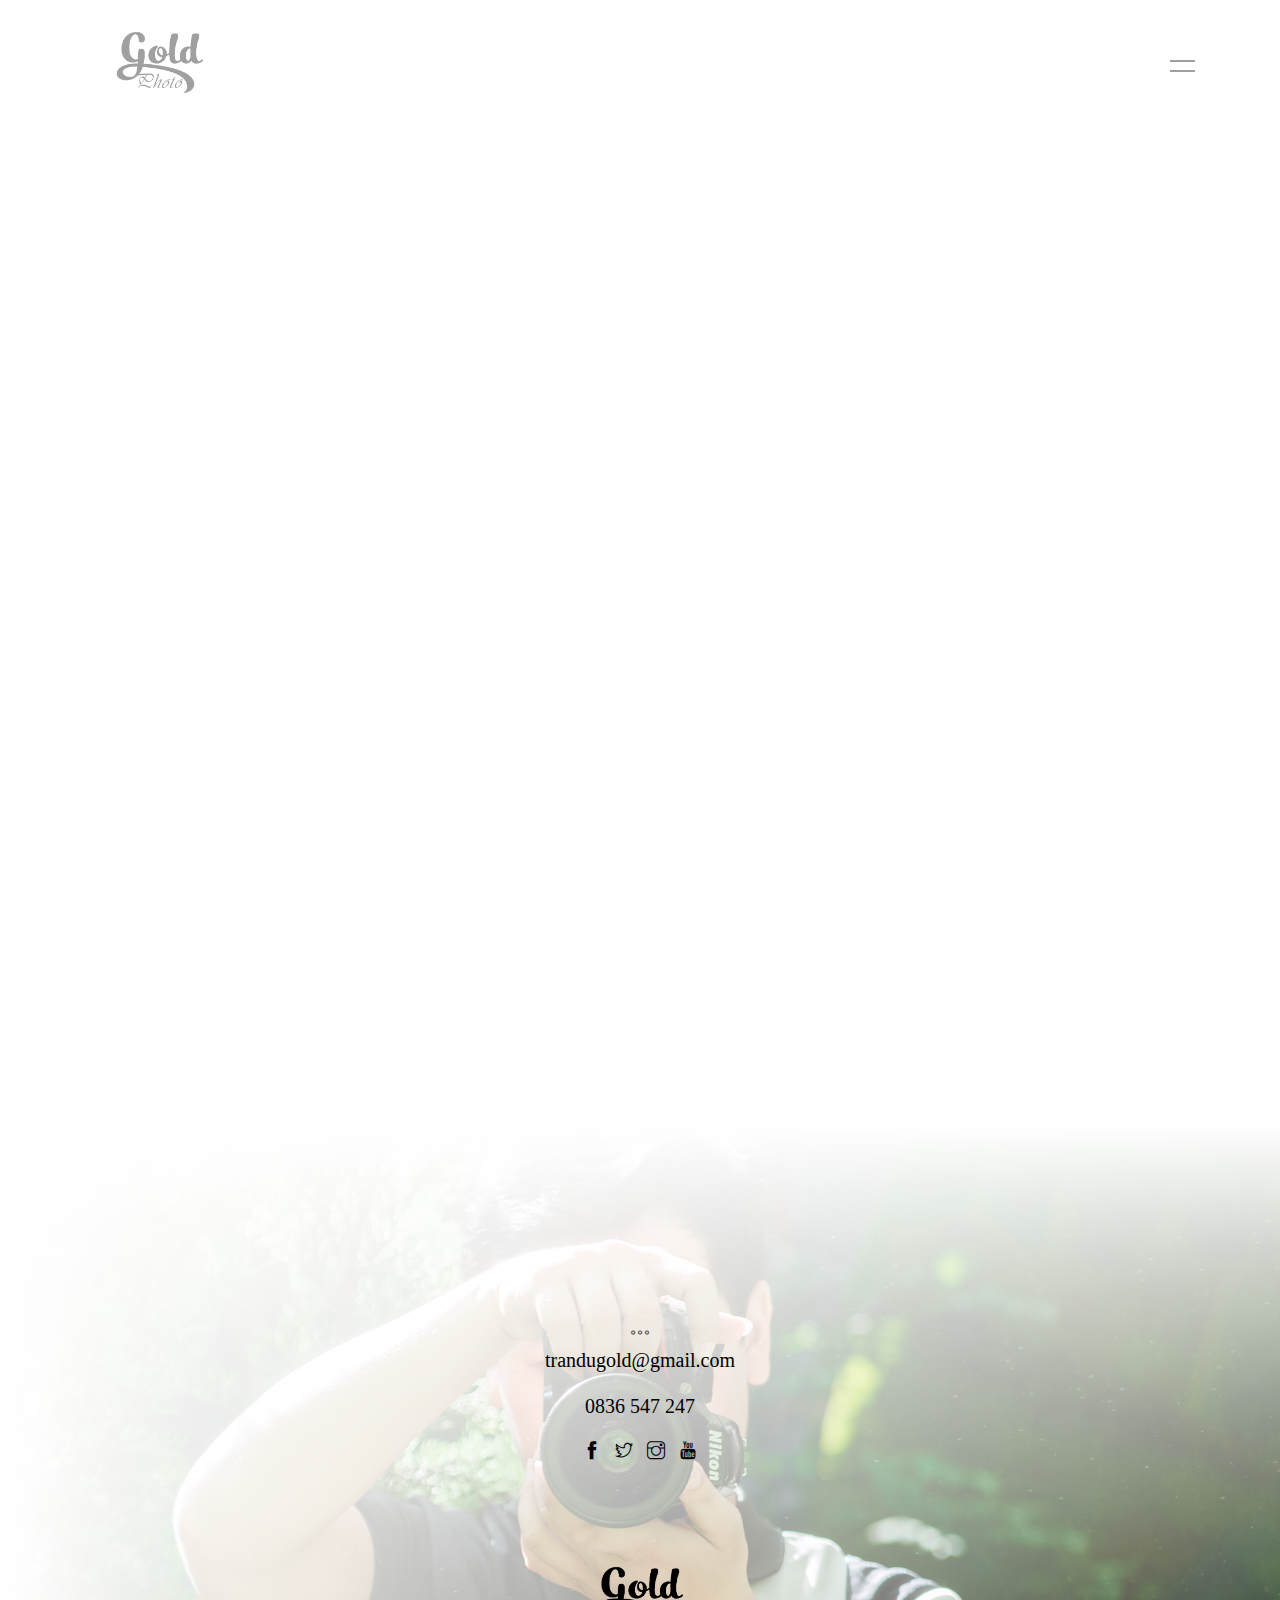
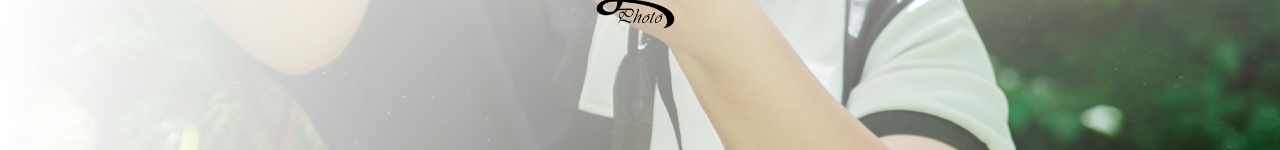
<file: contact.html>
<!DOCTYPE html>

<html lang="en-US">



<meta http-equiv="content-type" content="text/html;charset=UTF-8" />
<head>

    <!-- Meta Tags -->

    <meta charset="UTF-8">

    <meta name="viewport" content="width=device-width, initial-scale=1, shrink-to-fit=no">

    
        
            <link rel="shortcut icon" href="uploads/2021/08/favicon.png">

        
    
    <title>Contact Us &#8211; Dorothea</title>
<meta name='robots' content='max-image-preview:large' />
<link rel="alternate" type="application/rss+xml" title="Dorothea &raquo; Feed" href="indexd784.html?feed=rss2" />
<link rel="alternate" type="application/rss+xml" title="Dorothea &raquo; Comments Feed" href="indexa6da.html?feed=comments-rss2" />
<script type="text/javascript">
/* <![CDATA[ */
window._wpemojiSettings = {"baseUrl":"https:\/\/s.w.org\/images\/core\/emoji\/15.0.3\/72x72\/","ext":".png","svgUrl":"https:\/\/s.w.org\/images\/core\/emoji\/15.0.3\/svg\/","svgExt":".svg","source":{"concatemoji":"https:\/\/shtheme.org\/demosd\/dorothea\/wp-includes\/js\/wp-emoji-release.min.js?ver=6.5.5"}};
/*! This file is auto-generated */
!function(i,n){var o,s,e;function c(e){try{var t={supportTests:e,timestamp:(new Date).valueOf()};sessionStorage.setItem(o,JSON.stringify(t))}catch(e){}}function p(e,t,n){e.clearRect(0,0,e.canvas.width,e.canvas.height),e.fillText(t,0,0);var t=new Uint32Array(e.getImageData(0,0,e.canvas.width,e.canvas.height).data),r=(e.clearRect(0,0,e.canvas.width,e.canvas.height),e.fillText(n,0,0),new Uint32Array(e.getImageData(0,0,e.canvas.width,e.canvas.height).data));return t.every(function(e,t){return e===r[t]})}function u(e,t,n){switch(t){case"flag":return n(e,"\ud83c\udff3\ufe0f\u200d\u26a7\ufe0f","\ud83c\udff3\ufe0f\u200b\u26a7\ufe0f")?!1:!n(e,"\ud83c\uddfa\ud83c\uddf3","\ud83c\uddfa\u200b\ud83c\uddf3")&&!n(e,"\ud83c\udff4\udb40\udc67\udb40\udc62\udb40\udc65\udb40\udc6e\udb40\udc67\udb40\udc7f","\ud83c\udff4\u200b\udb40\udc67\u200b\udb40\udc62\u200b\udb40\udc65\u200b\udb40\udc6e\u200b\udb40\udc67\u200b\udb40\udc7f");case"emoji":return!n(e,"\ud83d\udc26\u200d\u2b1b","\ud83d\udc26\u200b\u2b1b")}return!1}function f(e,t,n){var r="undefined"!=typeof WorkerGlobalScope&&self instanceof WorkerGlobalScope?new OffscreenCanvas(300,150):i.createElement("canvas"),a=r.getContext("2d",{willReadFrequently:!0}),o=(a.textBaseline="top",a.font="600 32px Arial",{});return e.forEach(function(e){o[e]=t(a,e,n)}),o}function t(e){var t=i.createElement("script");t.src=e,t.defer=!0,i.head.appendChild(t)}"undefined"!=typeof Promise&&(o="wpEmojiSettingsSupports",s=["flag","emoji"],n.supports={everything:!0,everythingExceptFlag:!0},e=new Promise(function(e){i.addEventListener("DOMContentLoaded",e,{once:!0})}),new Promise(function(t){var n=function(){try{var e=JSON.parse(sessionStorage.getItem(o));if("object"==typeof e&&"number"==typeof e.timestamp&&(new Date).valueOf()<e.timestamp+604800&&"object"==typeof e.supportTests)return e.supportTests}catch(e){}return null}();if(!n){if("undefined"!=typeof Worker&&"undefined"!=typeof OffscreenCanvas&&"undefined"!=typeof URL&&URL.createObjectURL&&"undefined"!=typeof Blob)try{var e="postMessage("+f.toString()+"("+[JSON.stringify(s),u.toString(),p.toString()].join(",")+"));",r=new Blob([e],{type:"text/javascript"}),a=new Worker(URL.createObjectURL(r),{name:"wpTestEmojiSupports"});return void(a.onmessage=function(e){c(n=e.data),a.terminate(),t(n)})}catch(e){}c(n=f(s,u,p))}t(n)}).then(function(e){for(var t in e)n.supports[t]=e[t],n.supports.everything=n.supports.everything&&n.supports[t],"flag"!==t&&(n.supports.everythingExceptFlag=n.supports.everythingExceptFlag&&n.supports[t]);n.supports.everythingExceptFlag=n.supports.everythingExceptFlag&&!n.supports.flag,n.DOMReady=!1,n.readyCallback=function(){n.DOMReady=!0}}).then(function(){return e}).then(function(){var e;n.supports.everything||(n.readyCallback(),(e=n.source||{}).concatemoji?t(e.concatemoji):e.wpemoji&&e.twemoji&&(t(e.twemoji),t(e.wpemoji)))}))}((window,document),window._wpemojiSettings);
/* ]]> */
</script>
<style id='wp-emoji-styles-inline-css' type='text/css'>

	img.wp-smiley, img.emoji {
		display: inline !important;
		border: none !important;
		box-shadow: none !important;
		height: 1em !important;
		width: 1em !important;
		margin: 0 0.07em !important;
		vertical-align: -0.1em !important;
		background: none !important;
		padding: 0 !important;
	}
</style>
<link rel='stylesheet' id='wp-block-library-css' href='wp-includes/css/dist/block-library/style.minadc6.css?ver=6.5.5'  media='all' />
<style id='classic-theme-styles-inline-css' type='text/css'>
/*! This file is auto-generated */
.wp-block-button__link{color:#fff;background-color:#32373c;border-radius:9999px;box-shadow:none;text-decoration:none;padding:calc(.667em + 2px) calc(1.333em + 2px);font-size:1.125em}.wp-block-file__button{background:#32373c;color:#fff;text-decoration:none}
</style>
<style id='global-styles-inline-css' type='text/css'>
body{--wp--preset--color--black: #000000;--wp--preset--color--cyan-bluish-gray: #abb8c3;--wp--preset--color--white: #ffffff;--wp--preset--color--pale-pink: #f78da7;--wp--preset--color--vivid-red: #cf2e2e;--wp--preset--color--luminous-vivid-orange: #ff6900;--wp--preset--color--luminous-vivid-amber: #fcb900;--wp--preset--color--light-green-cyan: #7bdcb5;--wp--preset--color--vivid-green-cyan: #00d084;--wp--preset--color--pale-cyan-blue: #8ed1fc;--wp--preset--color--vivid-cyan-blue: #0693e3;--wp--preset--color--vivid-purple: #9b51e0;--wp--preset--gradient--vivid-cyan-blue-to-vivid-purple: linear-gradient(135deg,rgba(6,147,227,1) 0%,rgb(155,81,224) 100%);--wp--preset--gradient--light-green-cyan-to-vivid-green-cyan: linear-gradient(135deg,rgb(122,220,180) 0%,rgb(0,208,130) 100%);--wp--preset--gradient--luminous-vivid-amber-to-luminous-vivid-orange: linear-gradient(135deg,rgba(252,185,0,1) 0%,rgba(255,105,0,1) 100%);--wp--preset--gradient--luminous-vivid-orange-to-vivid-red: linear-gradient(135deg,rgba(255,105,0,1) 0%,rgb(207,46,46) 100%);--wp--preset--gradient--very-light-gray-to-cyan-bluish-gray: linear-gradient(135deg,rgb(238,238,238) 0%,rgb(169,184,195) 100%);--wp--preset--gradient--cool-to-warm-spectrum: linear-gradient(135deg,rgb(74,234,220) 0%,rgb(151,120,209) 20%,rgb(207,42,186) 40%,rgb(238,44,130) 60%,rgb(251,105,98) 80%,rgb(254,248,76) 100%);--wp--preset--gradient--blush-light-purple: linear-gradient(135deg,rgb(255,206,236) 0%,rgb(152,150,240) 100%);--wp--preset--gradient--blush-bordeaux: linear-gradient(135deg,rgb(254,205,165) 0%,rgb(254,45,45) 50%,rgb(107,0,62) 100%);--wp--preset--gradient--luminous-dusk: linear-gradient(135deg,rgb(255,203,112) 0%,rgb(199,81,192) 50%,rgb(65,88,208) 100%);--wp--preset--gradient--pale-ocean: linear-gradient(135deg,rgb(255,245,203) 0%,rgb(182,227,212) 50%,rgb(51,167,181) 100%);--wp--preset--gradient--electric-grass: linear-gradient(135deg,rgb(202,248,128) 0%,rgb(113,206,126) 100%);--wp--preset--gradient--midnight: linear-gradient(135deg,rgb(2,3,129) 0%,rgb(40,116,252) 100%);--wp--preset--font-size--small: 13px;--wp--preset--font-size--medium: 20px;--wp--preset--font-size--large: 36px;--wp--preset--font-size--x-large: 42px;--wp--preset--spacing--20: 0.44rem;--wp--preset--spacing--30: 0.67rem;--wp--preset--spacing--40: 1rem;--wp--preset--spacing--50: 1.5rem;--wp--preset--spacing--60: 2.25rem;--wp--preset--spacing--70: 3.38rem;--wp--preset--spacing--80: 5.06rem;--wp--preset--shadow--natural: 6px 6px 9px rgba(0, 0, 0, 0.2);--wp--preset--shadow--deep: 12px 12px 50px rgba(0, 0, 0, 0.4);--wp--preset--shadow--sharp: 6px 6px 0px rgba(0, 0, 0, 0.2);--wp--preset--shadow--outlined: 6px 6px 0px -3px rgba(255, 255, 255, 1), 6px 6px rgba(0, 0, 0, 1);--wp--preset--shadow--crisp: 6px 6px 0px rgba(0, 0, 0, 1);}:where(.is-layout-flex){gap: 0.5em;}:where(.is-layout-grid){gap: 0.5em;}body .is-layout-flex{display: flex;}body .is-layout-flex{flex-wrap: wrap;align-items: center;}body .is-layout-flex > *{margin: 0;}body .is-layout-grid{display: grid;}body .is-layout-grid > *{margin: 0;}:where(.wp-block-columns.is-layout-flex){gap: 2em;}:where(.wp-block-columns.is-layout-grid){gap: 2em;}:where(.wp-block-post-template.is-layout-flex){gap: 1.25em;}:where(.wp-block-post-template.is-layout-grid){gap: 1.25em;}.has-black-color{color: var(--wp--preset--color--black) !important;}.has-cyan-bluish-gray-color{color: var(--wp--preset--color--cyan-bluish-gray) !important;}.has-white-color{color: var(--wp--preset--color--white) !important;}.has-pale-pink-color{color: var(--wp--preset--color--pale-pink) !important;}.has-vivid-red-color{color: var(--wp--preset--color--vivid-red) !important;}.has-luminous-vivid-orange-color{color: var(--wp--preset--color--luminous-vivid-orange) !important;}.has-luminous-vivid-amber-color{color: var(--wp--preset--color--luminous-vivid-amber) !important;}.has-light-green-cyan-color{color: var(--wp--preset--color--light-green-cyan) !important;}.has-vivid-green-cyan-color{color: var(--wp--preset--color--vivid-green-cyan) !important;}.has-pale-cyan-blue-color{color: var(--wp--preset--color--pale-cyan-blue) !important;}.has-vivid-cyan-blue-color{color: var(--wp--preset--color--vivid-cyan-blue) !important;}.has-vivid-purple-color{color: var(--wp--preset--color--vivid-purple) !important;}.has-black-background-color{background-color: var(--wp--preset--color--black) !important;}.has-cyan-bluish-gray-background-color{background-color: var(--wp--preset--color--cyan-bluish-gray) !important;}.has-white-background-color{background-color: var(--wp--preset--color--white) !important;}.has-pale-pink-background-color{background-color: var(--wp--preset--color--pale-pink) !important;}.has-vivid-red-background-color{background-color: var(--wp--preset--color--vivid-red) !important;}.has-luminous-vivid-orange-background-color{background-color: var(--wp--preset--color--luminous-vivid-orange) !important;}.has-luminous-vivid-amber-background-color{background-color: var(--wp--preset--color--luminous-vivid-amber) !important;}.has-light-green-cyan-background-color{background-color: var(--wp--preset--color--light-green-cyan) !important;}.has-vivid-green-cyan-background-color{background-color: var(--wp--preset--color--vivid-green-cyan) !important;}.has-pale-cyan-blue-background-color{background-color: var(--wp--preset--color--pale-cyan-blue) !important;}.has-vivid-cyan-blue-background-color{background-color: var(--wp--preset--color--vivid-cyan-blue) !important;}.has-vivid-purple-background-color{background-color: var(--wp--preset--color--vivid-purple) !important;}.has-black-border-color{border-color: var(--wp--preset--color--black) !important;}.has-cyan-bluish-gray-border-color{border-color: var(--wp--preset--color--cyan-bluish-gray) !important;}.has-white-border-color{border-color: var(--wp--preset--color--white) !important;}.has-pale-pink-border-color{border-color: var(--wp--preset--color--pale-pink) !important;}.has-vivid-red-border-color{border-color: var(--wp--preset--color--vivid-red) !important;}.has-luminous-vivid-orange-border-color{border-color: var(--wp--preset--color--luminous-vivid-orange) !important;}.has-luminous-vivid-amber-border-color{border-color: var(--wp--preset--color--luminous-vivid-amber) !important;}.has-light-green-cyan-border-color{border-color: var(--wp--preset--color--light-green-cyan) !important;}.has-vivid-green-cyan-border-color{border-color: var(--wp--preset--color--vivid-green-cyan) !important;}.has-pale-cyan-blue-border-color{border-color: var(--wp--preset--color--pale-cyan-blue) !important;}.has-vivid-cyan-blue-border-color{border-color: var(--wp--preset--color--vivid-cyan-blue) !important;}.has-vivid-purple-border-color{border-color: var(--wp--preset--color--vivid-purple) !important;}.has-vivid-cyan-blue-to-vivid-purple-gradient-background{background: var(--wp--preset--gradient--vivid-cyan-blue-to-vivid-purple) !important;}.has-light-green-cyan-to-vivid-green-cyan-gradient-background{background: var(--wp--preset--gradient--light-green-cyan-to-vivid-green-cyan) !important;}.has-luminous-vivid-amber-to-luminous-vivid-orange-gradient-background{background: var(--wp--preset--gradient--luminous-vivid-amber-to-luminous-vivid-orange) !important;}.has-luminous-vivid-orange-to-vivid-red-gradient-background{background: var(--wp--preset--gradient--luminous-vivid-orange-to-vivid-red) !important;}.has-very-light-gray-to-cyan-bluish-gray-gradient-background{background: var(--wp--preset--gradient--very-light-gray-to-cyan-bluish-gray) !important;}.has-cool-to-warm-spectrum-gradient-background{background: var(--wp--preset--gradient--cool-to-warm-spectrum) !important;}.has-blush-light-purple-gradient-background{background: var(--wp--preset--gradient--blush-light-purple) !important;}.has-blush-bordeaux-gradient-background{background: var(--wp--preset--gradient--blush-bordeaux) !important;}.has-luminous-dusk-gradient-background{background: var(--wp--preset--gradient--luminous-dusk) !important;}.has-pale-ocean-gradient-background{background: var(--wp--preset--gradient--pale-ocean) !important;}.has-electric-grass-gradient-background{background: var(--wp--preset--gradient--electric-grass) !important;}.has-midnight-gradient-background{background: var(--wp--preset--gradient--midnight) !important;}.has-small-font-size{font-size: var(--wp--preset--font-size--small) !important;}.has-medium-font-size{font-size: var(--wp--preset--font-size--medium) !important;}.has-large-font-size{font-size: var(--wp--preset--font-size--large) !important;}.has-x-large-font-size{font-size: var(--wp--preset--font-size--x-large) !important;}
.wp-block-navigation a:where(:not(.wp-element-button)){color: inherit;}
:where(.wp-block-post-template.is-layout-flex){gap: 1.25em;}:where(.wp-block-post-template.is-layout-grid){gap: 1.25em;}
:where(.wp-block-columns.is-layout-flex){gap: 2em;}:where(.wp-block-columns.is-layout-grid){gap: 2em;}
.wp-block-pullquote{font-size: 1.5em;line-height: 1.6;}
</style>
<link rel='stylesheet' id='contact-form-7-css' href='wp-content/plugins/contact-form-7/includes/css/stylesce52.css?ver=5.0.2'  media='all' />
<link rel='stylesheet' id='animate-css' href='wp-content/themes/dorothea/assets/css/animateadc6.css?ver=6.5.5'  media='all' />
<link rel='stylesheet' id='themify-icons-css' href='wp-content/themes/dorothea/assets/css/themify-iconsadc6.css?ver=6.5.5'  media='all' />
<link rel='stylesheet' id='bootstrap-css' href='wp-content/themes/dorothea/assets/css/bootstrapadc6.css?ver=6.5.5'  media='all' />
<link rel='stylesheet' id='flexslider-css' href='wp-content/themes/dorothea/assets/css/flexslideradc6.css?ver=6.5.5'  media='all' />
<link rel='stylesheet' id='fancybox-css' href='wp-content/themes/dorothea/assets/css/fancybox.minadc6.css?ver=6.5.5'  media='all' />
<link rel='stylesheet' id='dorothea-style-css' href='wp-content/themes/dorothea/assets/css/styleadc6.css?ver=6.5.5'  media='all' />
<link rel='stylesheet' id='dorothea-css-css' href='wp-content/themes/dorothea/stylead12.css?ver=2021-08-03'  media='all' />
<link rel='stylesheet' id='elementor-icons-css' href='wp-content/plugins/elementor/assets/lib/eicons/css/elementor-icons.min21f9.css?ver=5.11.0'  media='all' />
<link rel='stylesheet' id='elementor-animations-css' href='wp-content/plugins/elementor/assets/lib/animations/animations.mine5ca.css?ver=3.2.3'  media='all' />
<link rel='stylesheet' id='elementor-frontend-css' href='wp-content/plugins/elementor/assets/css/frontend.mine5ca.css?ver=3.2.3'  media='all' />
<style id='elementor-frontend-inline-css' type='text/css'>
@font-face{font-family:eicons;src:url(wp-content/plugins/elementor/assets/lib/eicons/fonts/eicons0b93.eot?5.10.0);src:url(https://shtheme.org/demosd/dorothea/wp-content/plugins/elementor/assets/lib/eicons/fonts/eicons.eot?5.10.0#iefix) format("embedded-opentype"),url(https://shtheme.org/demosd/dorothea/wp-content/plugins/elementor/assets/lib/eicons/fonts/eicons.woff2?5.10.0) format("woff2"),url(https://shtheme.org/demosd/dorothea/wp-content/plugins/elementor/assets/lib/eicons/fonts/eicons.woff?5.10.0) format("woff"),url(https://shtheme.org/demosd/dorothea/wp-content/plugins/elementor/assets/lib/eicons/fonts/eicons.ttf?5.10.0) format("truetype"),url(https://shtheme.org/demosd/dorothea/wp-content/plugins/elementor/assets/lib/eicons/fonts/eicons.svg?5.10.0#eicon) format("svg");font-weight:400;font-style:normal}
</style>
<link rel='stylesheet' id='elementor-post-143-css' href='uploads/elementor/css/post-1433ecc.css?ver=1629862379'  media='all' />
<link rel='stylesheet' id='elementor-global-css' href='uploads/elementor/css/globalf321.css?ver=1629882379'  media='all' />
<link rel='stylesheet' id='google-fonts-1-css' href='https://fonts.googleapis.com/css?family=Roboto%3A100%2C100italic%2C200%2C200italic%2C300%2C300italic%2C400%2C400italic%2C500%2C500italic%2C600%2C600italic%2C700%2C700italic%2C800%2C800italic%2C900%2C900italic%7CRoboto+Slab%3A100%2C100italic%2C200%2C200italic%2C300%2C300italic%2C400%2C400italic%2C500%2C500italic%2C600%2C600italic%2C700%2C700italic%2C800%2C800italic%2C900%2C900italic&amp;display=auto&amp;ver=6.5.5'  media='all' />
<script  src="wp-includes/js/jquery/jquery.minf43b.js?ver=3.7.1" id="jquery-core-js"></script>
<script  src="wp-includes/js/jquery/jquery-migrate.min5589.js?ver=3.4.1" id="jquery-migrate-js"></script>
<link rel="https://api.w.org/" href="index52f0.json?rest_route=/" /><link rel="alternate" type="application/json" href="index43a5.json?rest_route=/wp/v2/pages/66" /><link rel="EditURI" type="application/rsd+xml" title="RSD" href="xmlrpc0db0.php?rsd" />
<meta name="generator" content="WordPress 6.5.5" />
<link rel="canonical" href="index181e.html?page_id=66" />
<link rel='shortlink' href='index4f61.html?p=66' />
<link rel="alternate" type="application/json+oembed" href="index29a0.json?rest_route=%2Foembed%2F1.0%2Fembed&amp;url=https%3A%2F%2Fshtheme.org%2Fdemosd%2Fdorothea%2F%3Fpage_id%3D66" />
<link rel="alternate" type="text/xml+oembed" href="indexaed1.php?rest_route=%2Foembed%2F1.0%2Fembed&amp;url=https%3A%2F%2Fshtheme.org%2Fdemosd%2Fdorothea%2F%3Fpage_id%3D66&amp;format=xml" />
 


</head>

<body class="page-template page-template-page-templates page-template-home page-template-page-templateshome-php page page-id-66 elementor-default elementor-kit-143 elementor-page elementor-page-66">

<div class="preloader-bg"></div>
    <div id="preloader">
        <div id="preloader-status">
            <div class="preloader-position loader"> <span></span> </div>
        </div>
    </div>
    <!-- Progress-wrapp scroll-button -->
    <div class="progress-wrap">
        <svg class="progress-circle svg-content" width="100%" height="100%" viewBox="-1 -1 102 102">
            <path d="M50,1 a49,49 0 0,1 0,98 a49,49 0 0,1 0,-98" /> </svg>
    </div>
    <!-- Menu -->
    <nav class="dorothea-menu" id="ann-navbar-spy">
        <div class="dorothea-menu-inner" id="ann-navbar">
            <ul class=" list-unstyled "><li id="menu-item-73" class="menu-item menu-item-type-post_type menu-item-object-page menu-item-home menu-item-73"><a   title="Home" href="index.html">Home</a></li>
<li id="menu-item-70" class="menu-item menu-item-type-post_type menu-item-object-page menu-item-70"><a   title="About" href="indexc4a7.html?page_id=59">About</a></li>
<li id="menu-item-75" class="menu-item menu-item-type-post_type menu-item-object-page menu-item-75"><a   title="Services" href="index9bef.html?page_id=54">Services</a></li>
<li id="menu-item-74" class="menu-item menu-item-type-post_type menu-item-object-page menu-item-74"><a   title="Portfolio" href="indexcc8a.html?page_id=61">Portfolio</a></li>
<li id="menu-item-72" class="menu-item menu-item-type-post_type menu-item-object-page menu-item-72"><a   title="Feedback" href="index57fd.html?page_id=63">Feedback</a></li>
<li id="menu-item-69" class="menu-item menu-item-type-post_type menu-item-object-page menu-item-69"><a   title="Blog" href="index027d.html?page_id=34">Blog</a></li>
<li id="menu-item-71" class="menu-item menu-item-type-post_type menu-item-object-page current-menu-item page_item page-item-66 current_page_item menu-item-71 active"><a   title="Contact" href="index181e.html?page_id=66">Contact</a></li>
</ul>        </div>
    </nav>
    <!-- Header -->
    <header class="dorothea-header">
        <div class="container">
            <div class="row align-items-center">
                <!-- Logo -->
                                    <div class="col-6 col-md-6 dorothea-logo-wrap">
                        <a href="index.html" class="dorothea-logo"><img src="uploads/2021/08/logo.png" alt=""></a>
                    </div>
                                <!-- Menu Burger -->
                <div class="col-6 col-md-6 text-right dorothea-menu-burger-wrap"> <a href="#" class="dorothea-nav-toggle ann-js-dorothea-nav-toggle"><i></i></a> </div>
            </div>
        </div>
    </header>	
							<div data-elementor-type="wp-page" data-elementor-id="66" class="elementor elementor-66" data-elementor-settings="[]">
							<div class="elementor-section-wrap">
							<section class="elementor-section elementor-top-section elementor-element elementor-element-82262d3 elementor-section-full_width elementor-section-height-default elementor-section-height-default" data-id="82262d3" data-element_type="section">
						<div class="elementor-container elementor-column-gap-no">
					<div class="elementor-column elementor-col-100 elementor-top-column elementor-element elementor-element-6ac960f" data-id="6ac960f" data-element_type="column">
			<div class="elementor-widget-wrap elementor-element-populated">
								<div class="elementor-element elementor-element-c9acb44 elementor-align-left elementor-widget elementor-widget-pages-contact" data-id="c9acb44" data-element_type="widget" data-widget_type="pages-contact.default">
				<div class="elementor-widget-container">
			
		<div class="section-banner">
			<div class="container">
				<div class="row">
					<div class="col-md-12 text-center"> 
												<span class="dorothea-heading-meta animate-box" data-animate-effect="fadeInUp">Location</span>
															<h2 class="dorothea-heading animate-box" data-animate-effect="fadeInUp">Contact Us</h2> 
							</div>
		</div>
		<div class="row mb-30">
			<!-- Contact Info -->
			<div class="col-md-6 offset-md-3 text-center mb-30 animate-box" data-animate-effect="fadeInUp">
									<h3 class="dorothea-contact-heading">I’m available for worldwide orders.</h3>
													<p>Qualamy nisl sodales sit amet sapien the placera sodalesion orciter. Vivamus ne magna. </p>
																			<p>Phone: +1 650-444-0000</p>
																				<p>Email: info@dorothea.com</p>
																				<p>Address: 10 N 1st St, San Jose, CA 95113, USA</p>
												</div>
			<!-- Contact Form -->
			<div class="col-md-6 text-center offset-md-3 animate-box" data-animate-effect="fadeInUp">
									<h3 class="dorothea-contact-heading">Contact Form</h3>
													<p>Interested to work with me?</p>
												<div role="form" class="wpcf7" id="wpcf7-f76-p66-o1" lang="en-US" dir="ltr">
<div class="screen-reader-response"></div>
<form action="https://shtheme.org/demosd/dorothea/?page_id=66#wpcf7-f76-p66-o1" method="post" class="wpcf7-form" novalidate="novalidate">
<div style="display: none;">
<input type="hidden" name="_wpcf7" value="76" />
<input type="hidden" name="_wpcf7_version" value="5.0.2" />
<input type="hidden" name="_wpcf7_locale" value="en_US" />
<input type="hidden" name="_wpcf7_unit_tag" value="wpcf7-f76-p66-o1" />
<input type="hidden" name="_wpcf7_container_post" value="66" />
</div>
<div class="row">
<div class="col-sm-6">
<div class="form-group">
			<span class="wpcf7-form-control-wrap your-name"><input type="text" name="your-name" value="" size="40" class="wpcf7-form-control wpcf7-text form-control" aria-invalid="false" placeholder="Name" /></span>
		</div>
</p></div>
<div class="col-sm-6">
<div class="form-group">
			<span class="wpcf7-form-control-wrap your-email"><input type="email" name="your-email" value="" size="40" class="wpcf7-form-control wpcf7-text wpcf7-email wpcf7-validates-as-required wpcf7-validates-as-email form-control" aria-required="true" aria-invalid="false" placeholder="Email" /></span>
		</div>
</p></div>
<div class="col-sm-12">
<div class="form-group">
			<span class="wpcf7-form-control-wrap your-message"><textarea name="your-message" cols="40" rows="10" class="wpcf7-form-control wpcf7-textarea message" id="message" aria-invalid="false" placeholder="Message"></textarea></span>
		</div>
</p></div>
<div class="col-sm-12">
<div class="form-group">
			<input type="submit" value="Submit" class="wpcf7-form-control wpcf7-submit btn btn-contact" />
		</div>
</p></div>
</form>
<div class="wpcf7-response-output wpcf7-display-none"></div></form></div>					</div>
	</div>
</div>
</div>

		
			</div>
				</div>
					</div>
		</div>
							</div>
		</section>
						</div>
					</div>
					
	
					<div id="dorothea-footer" class="section-banner background-image"
					style="background: url('uploads/2021/08/bg.jpg') center center; background-size: cover;">
					<div class="top-fade"></div>
					<div class="left-fade"></div>
					<div class="wrap-text"> <i class="ti-more"></i>
						<div>
							<div class="textwidget custom-html-widget">
								<p><a href="mailto:trandugold@gmail.com" class="mail">trandugold@gmail.com</a></p>
								<p><a href="tel:" class="phone">0836 547 247</a></p>
								<ul class="social-network">
									<li><a href="https://www.facebook.com/TranDuGoLd"><i class="ti-facebook"></i></a></li>
									<li><a href="#"><i class="ti-twitter"></i></a></li>
									<li><a href="#"><i class="ti-instagram"></i></a></li>
									<li><a href="https://www.youtube.com/TranDuGoLd"><i class="ti-youtube"></i></a></li>
								</ul>
							</div>
						</div>
						<div><img src="uploads/2021/08/logo.png" class="logo-row" alt=""></div>

<script type="text/javascript" id="contact-form-7-js-extra">
/* <![CDATA[ */
var wpcf7 = {"apiSettings":{"root":"https:\/\/shtheme.org\/demosd\/dorothea\/index.php?rest_route=\/contact-form-7\/v1","namespace":"contact-form-7\/v1"},"recaptcha":{"messages":{"empty":"Please verify that you are not a robot."}}};
/* ]]> */
</script>
<script  src="wp-content/plugins/contact-form-7/includes/js/scriptsce52.js?ver=5.0.2" id="contact-form-7-js"></script>
<script  src="wp-content/themes/dorothea/assets/js/jquery.minadc6.js?ver=6.5.5" id="jquery-v2.2.4-js"></script>
<script  src="wp-content/themes/dorothea/assets/js/modernizr-2.6.2.minadc6.js?ver=6.5.5" id="modernizr-js"></script>
<script  src="wp-content/themes/dorothea/assets/js/jquery.easing.1.3adc6.js?ver=6.5.5" id="jquery-easing-js"></script>
<script  src="wp-content/themes/dorothea/assets/js/bootstrap.minadc6.js?ver=6.5.5" id="bootstrap-js"></script>
<script  src="wp-content/themes/dorothea/assets/js/jquery.waypoints.minadc6.js?ver=6.5.5" id="jquery-waypoints-js"></script>
<script  src="wp-content/themes/dorothea/assets/js/jquery.flexslider-minadc6.js?ver=6.5.5" id="jquery-flexslider-js"></script>
<script  src="wp-content/themes/dorothea/assets/js/sticky-kit.minadc6.js?ver=6.5.5" id="sticky-kit-js"></script>
<script  src="wp-content/themes/dorothea/assets/js/jquery.fancybox.minadc6.js?ver=6.5.5" id="jquery-fancybox-js"></script>
<script  src="wp-content/themes/dorothea/assets/js/smooth-scroll.minadc6.js?ver=6.5.5" id="smooth-scroll-js"></script>
<script  src="wp-content/themes/dorothea/assets/js/mainadc6.js?ver=6.5.5" id="dorothea-main-js"></script>
<script  src="wp-content/plugins/bdevs-elementor/assets/js/bdevs-elementor8a54.js?ver=1.0.0" id="bdevs-elementor-js"></script>
<script  src="wp-content/plugins/elementor/assets/js/webpack.runtime.mine5ca.js?ver=3.2.3" id="elementor-webpack-runtime-js"></script>
<script  src="wp-content/plugins/elementor/assets/js/frontend-modules.mine5ca.js?ver=3.2.3" id="elementor-frontend-modules-js"></script>
<script  src="wp-content/plugins/elementor/assets/lib/waypoints/waypoints.min05da.js?ver=4.0.2" id="elementor-waypoints-js"></script>
<script  src="wp-includes/js/jquery/ui/core.min3f14.js?ver=1.13.2" id="jquery-ui-core-js"></script>
<script  src="wp-content/plugins/elementor/assets/lib/swiper/swiper.min48f5.js?ver=5.3.6" id="swiper-js"></script>
<script  src="wp-content/plugins/elementor/assets/lib/share-link/share-link.mine5ca.js?ver=3.2.3" id="share-link-js"></script>
<script  src="wp-content/plugins/elementor/assets/lib/dialog/dialog.mina288.js?ver=4.8.1" id="elementor-dialog-js"></script>
<script  id="elementor-frontend-js-before">
/* <![CDATA[ */
var elementorFrontendConfig = {"environmentMode":{"edit":false,"wpPreview":false,"isScriptDebug":false},"i18n":{"shareOnFacebook":"Share on Facebook","shareOnTwitter":"Share on Twitter","pinIt":"Pin it","download":"Download","downloadImage":"Download image","fullscreen":"Fullscreen","zoom":"Zoom","share":"Share","playVideo":"Play Video","previous":"Previous","next":"Next","close":"Close"},"is_rtl":false,"breakpoints":{"xs":0,"sm":480,"md":768,"lg":1025,"xl":1440,"xxl":1600},"responsive":{"breakpoints":{"mobile":{"label":"Mobile","value":767,"direction":"max","is_enabled":true},"mobile_extra":{"label":"Mobile Extra","value":880,"direction":"max","is_enabled":false},"tablet":{"label":"Tablet","value":1024,"direction":"max","is_enabled":true},"tablet_extra":{"label":"Tablet Extra","value":1365,"direction":"max","is_enabled":false},"laptop":{"label":"Laptop","value":1620,"direction":"max","is_enabled":false},"widescreen":{"label":"Widescreen","value":2400,"direction":"min","is_enabled":false}}},"version":"3.2.3","is_static":false,"experimentalFeatures":{"e_dom_optimization":true,"a11y_improvements":true,"landing-pages":true},"urls":{"assets":"https:\/\/shtheme.org\/demosd\/dorothea\/wp-content\/plugins\/elementor\/assets\/"},"settings":{"page":[],"editorPreferences":[]},"kit":{"active_breakpoints":["viewport_mobile","viewport_tablet"],"global_image_lightbox":"yes","lightbox_enable_counter":"yes","lightbox_enable_fullscreen":"yes","lightbox_enable_zoom":"yes","lightbox_enable_share":"yes","lightbox_title_src":"title","lightbox_description_src":"description"},"post":{"id":66,"title":"Contact%20Us%20%E2%80%93%20Dorothea","excerpt":"","featuredImage":false}};
/* ]]> */
</script>
<script  src="wp-content/plugins/elementor/assets/js/frontend.mine5ca.js?ver=3.2.3" id="elementor-frontend-js"></script>
<script  src="wp-content/plugins/elementor/assets/js/preloaded-modules.mine5ca.js?ver=3.2.3" id="preloaded-modules-js"></script>
</body>

</html>
</file>
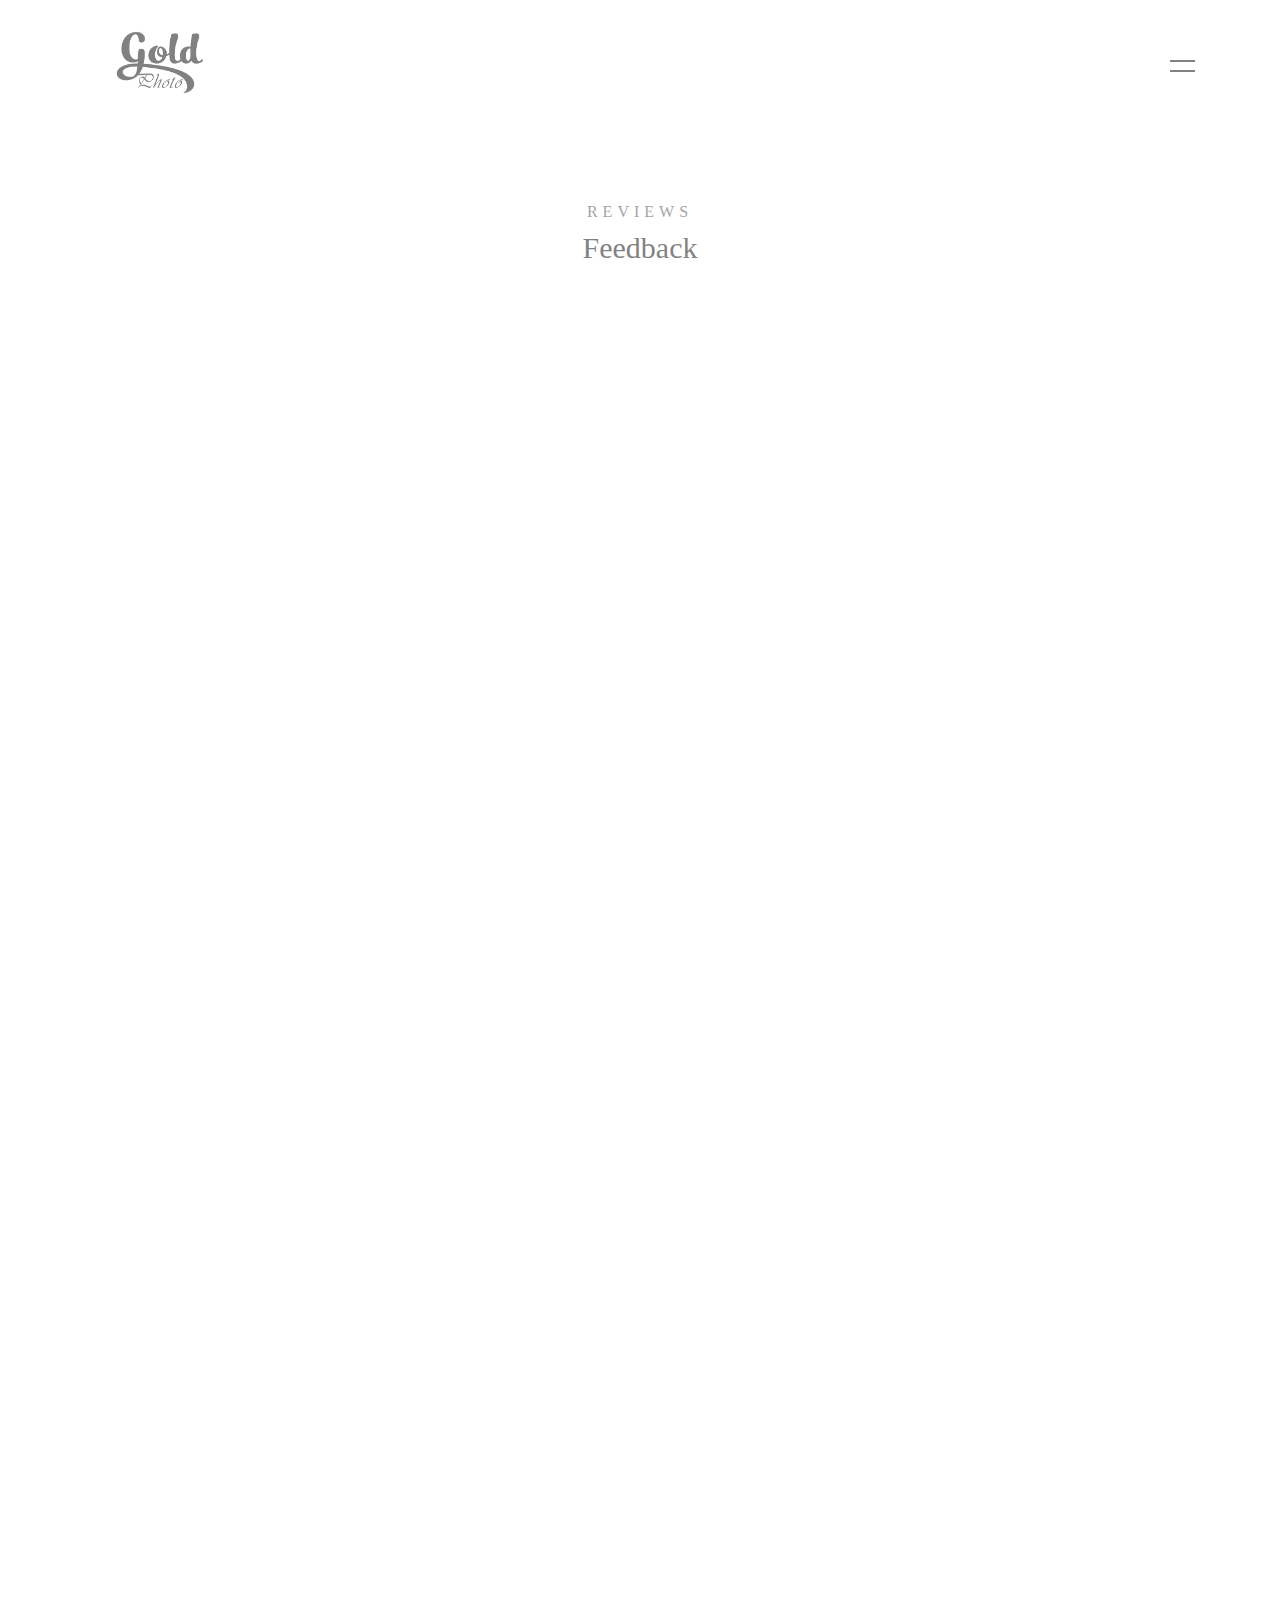
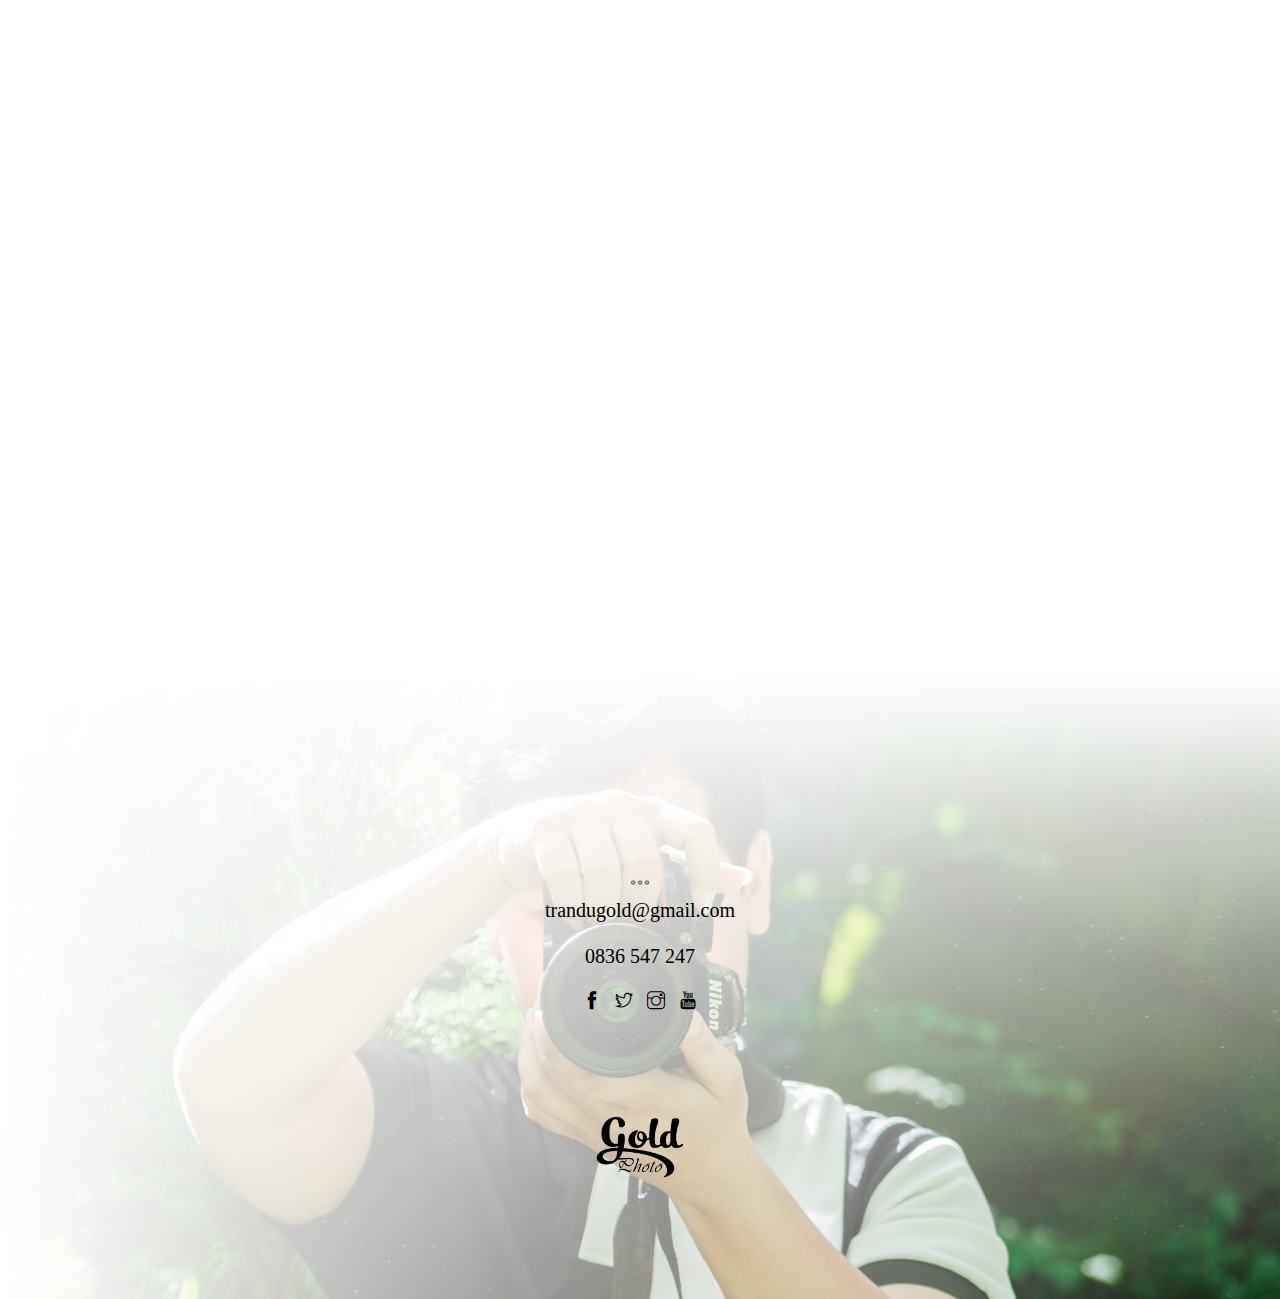
<file: feedback.html>
<!DOCTYPE html>

<html lang="en-US">



<meta http-equiv="content-type" content="text/html;charset=UTF-8" />

<head>

	<!-- Meta Tags -->

	<meta charset="UTF-8">

	<meta name="viewport" content="width=device-width, initial-scale=1, shrink-to-fit=no">



	<link rel="shortcut icon" href="uploads/2021/08/favicon.png">



	<title>Feedback &#8211; Dorothea</title>
	<meta name='robots' content='max-image-preview:large' />
	<link rel="alternate" type="application/rss+xml" title="Dorothea &raquo; Feed" href="indexd784.html?feed=rss2" />
	<link rel="alternate" type="application/rss+xml" title="Dorothea &raquo; Comments Feed"
		href="indexa6da.html?feed=comments-rss2" />
	<script type="text/javascript">
		/* <![CDATA[ */
		window._wpemojiSettings = { "baseUrl": "https:\/\/s.w.org\/images\/core\/emoji\/15.0.3\/72x72\/", "ext": ".png", "svgUrl": "https:\/\/s.w.org\/images\/core\/emoji\/15.0.3\/svg\/", "svgExt": ".svg", "source": { "concatemoji": "https:\/\/shtheme.org\/demosd\/dorothea\/wp-includes\/js\/wp-emoji-release.min.js?ver=6.5.5" } };
		/*! This file is auto-generated */
		!function (i, n) { var o, s, e; function c(e) { try { var t = { supportTests: e, timestamp: (new Date).valueOf() }; sessionStorage.setItem(o, JSON.stringify(t)) } catch (e) { } } function p(e, t, n) { e.clearRect(0, 0, e.canvas.width, e.canvas.height), e.fillText(t, 0, 0); var t = new Uint32Array(e.getImageData(0, 0, e.canvas.width, e.canvas.height).data), r = (e.clearRect(0, 0, e.canvas.width, e.canvas.height), e.fillText(n, 0, 0), new Uint32Array(e.getImageData(0, 0, e.canvas.width, e.canvas.height).data)); return t.every(function (e, t) { return e === r[t] }) } function u(e, t, n) { switch (t) { case "flag": return n(e, "\ud83c\udff3\ufe0f\u200d\u26a7\ufe0f", "\ud83c\udff3\ufe0f\u200b\u26a7\ufe0f") ? !1 : !n(e, "\ud83c\uddfa\ud83c\uddf3", "\ud83c\uddfa\u200b\ud83c\uddf3") && !n(e, "\ud83c\udff4\udb40\udc67\udb40\udc62\udb40\udc65\udb40\udc6e\udb40\udc67\udb40\udc7f", "\ud83c\udff4\u200b\udb40\udc67\u200b\udb40\udc62\u200b\udb40\udc65\u200b\udb40\udc6e\u200b\udb40\udc67\u200b\udb40\udc7f"); case "emoji": return !n(e, "\ud83d\udc26\u200d\u2b1b", "\ud83d\udc26\u200b\u2b1b") }return !1 } function f(e, t, n) { var r = "undefined" != typeof WorkerGlobalScope && self instanceof WorkerGlobalScope ? new OffscreenCanvas(300, 150) : i.createElement("canvas"), a = r.getContext("2d", { willReadFrequently: !0 }), o = (a.textBaseline = "top", a.font = "600 32px Arial", {}); return e.forEach(function (e) { o[e] = t(a, e, n) }), o } function t(e) { var t = i.createElement("script"); t.src = e, t.defer = !0, i.head.appendChild(t) } "undefined" != typeof Promise && (o = "wpEmojiSettingsSupports", s = ["flag", "emoji"], n.supports = { everything: !0, everythingExceptFlag: !0 }, e = new Promise(function (e) { i.addEventListener("DOMContentLoaded", e, { once: !0 }) }), new Promise(function (t) { var n = function () { try { var e = JSON.parse(sessionStorage.getItem(o)); if ("object" == typeof e && "number" == typeof e.timestamp && (new Date).valueOf() < e.timestamp + 604800 && "object" == typeof e.supportTests) return e.supportTests } catch (e) { } return null }(); if (!n) { if ("undefined" != typeof Worker && "undefined" != typeof OffscreenCanvas && "undefined" != typeof URL && URL.createObjectURL && "undefined" != typeof Blob) try { var e = "postMessage(" + f.toString() + "(" + [JSON.stringify(s), u.toString(), p.toString()].join(",") + "));", r = new Blob([e], { type: "text/javascript" }), a = new Worker(URL.createObjectURL(r), { name: "wpTestEmojiSupports" }); return void (a.onmessage = function (e) { c(n = e.data), a.terminate(), t(n) }) } catch (e) { } c(n = f(s, u, p)) } t(n) }).then(function (e) { for (var t in e) n.supports[t] = e[t], n.supports.everything = n.supports.everything && n.supports[t], "flag" !== t && (n.supports.everythingExceptFlag = n.supports.everythingExceptFlag && n.supports[t]); n.supports.everythingExceptFlag = n.supports.everythingExceptFlag && !n.supports.flag, n.DOMReady = !1, n.readyCallback = function () { n.DOMReady = !0 } }).then(function () { return e }).then(function () { var e; n.supports.everything || (n.readyCallback(), (e = n.source || {}).concatemoji ? t(e.concatemoji) : e.wpemoji && e.twemoji && (t(e.twemoji), t(e.wpemoji))) })) }((window, document), window._wpemojiSettings);
		/* ]]> */
	</script>
	<style id='wp-emoji-styles-inline-css' type='text/css'>
		img.wp-smiley,
		img.emoji {
			display: inline !important;
			border: none !important;
			box-shadow: none !important;
			height: 1em !important;
			width: 1em !important;
			margin: 0 0.07em !important;
			vertical-align: -0.1em !important;
			background: none !important;
			padding: 0 !important;
		}
	</style>
	<link rel='stylesheet' id='wp-block-library-css'
		href='wp-includes/css/dist/block-library/style.minadc6.css?ver=6.5.5' media='all' />
	<style id='classic-theme-styles-inline-css' type='text/css'>
		/*! This file is auto-generated */
		.wp-block-button__link {
			color: #fff;
			background-color: #32373c;
			border-radius: 9999px;
			box-shadow: none;
			text-decoration: none;
			padding: calc(.667em + 2px) calc(1.333em + 2px);
			font-size: 1.125em
		}

		.wp-block-file__button {
			background: #32373c;
			color: #fff;
			text-decoration: none
		}
	</style>
	<style id='global-styles-inline-css' type='text/css'>
		body {
			--wp--preset--color--black: #000000;
			--wp--preset--color--cyan-bluish-gray: #abb8c3;
			--wp--preset--color--white: #ffffff;
			--wp--preset--color--pale-pink: #f78da7;
			--wp--preset--color--vivid-red: #cf2e2e;
			--wp--preset--color--luminous-vivid-orange: #ff6900;
			--wp--preset--color--luminous-vivid-amber: #fcb900;
			--wp--preset--color--light-green-cyan: #7bdcb5;
			--wp--preset--color--vivid-green-cyan: #00d084;
			--wp--preset--color--pale-cyan-blue: #8ed1fc;
			--wp--preset--color--vivid-cyan-blue: #0693e3;
			--wp--preset--color--vivid-purple: #9b51e0;
			--wp--preset--gradient--vivid-cyan-blue-to-vivid-purple: linear-gradient(135deg, rgba(6, 147, 227, 1) 0%, rgb(155, 81, 224) 100%);
			--wp--preset--gradient--light-green-cyan-to-vivid-green-cyan: linear-gradient(135deg, rgb(122, 220, 180) 0%, rgb(0, 208, 130) 100%);
			--wp--preset--gradient--luminous-vivid-amber-to-luminous-vivid-orange: linear-gradient(135deg, rgba(252, 185, 0, 1) 0%, rgba(255, 105, 0, 1) 100%);
			--wp--preset--gradient--luminous-vivid-orange-to-vivid-red: linear-gradient(135deg, rgba(255, 105, 0, 1) 0%, rgb(207, 46, 46) 100%);
			--wp--preset--gradient--very-light-gray-to-cyan-bluish-gray: linear-gradient(135deg, rgb(238, 238, 238) 0%, rgb(169, 184, 195) 100%);
			--wp--preset--gradient--cool-to-warm-spectrum: linear-gradient(135deg, rgb(74, 234, 220) 0%, rgb(151, 120, 209) 20%, rgb(207, 42, 186) 40%, rgb(238, 44, 130) 60%, rgb(251, 105, 98) 80%, rgb(254, 248, 76) 100%);
			--wp--preset--gradient--blush-light-purple: linear-gradient(135deg, rgb(255, 206, 236) 0%, rgb(152, 150, 240) 100%);
			--wp--preset--gradient--blush-bordeaux: linear-gradient(135deg, rgb(254, 205, 165) 0%, rgb(254, 45, 45) 50%, rgb(107, 0, 62) 100%);
			--wp--preset--gradient--luminous-dusk: linear-gradient(135deg, rgb(255, 203, 112) 0%, rgb(199, 81, 192) 50%, rgb(65, 88, 208) 100%);
			--wp--preset--gradient--pale-ocean: linear-gradient(135deg, rgb(255, 245, 203) 0%, rgb(182, 227, 212) 50%, rgb(51, 167, 181) 100%);
			--wp--preset--gradient--electric-grass: linear-gradient(135deg, rgb(202, 248, 128) 0%, rgb(113, 206, 126) 100%);
			--wp--preset--gradient--midnight: linear-gradient(135deg, rgb(2, 3, 129) 0%, rgb(40, 116, 252) 100%);
			--wp--preset--font-size--small: 13px;
			--wp--preset--font-size--medium: 20px;
			--wp--preset--font-size--large: 36px;
			--wp--preset--font-size--x-large: 42px;
			--wp--preset--spacing--20: 0.44rem;
			--wp--preset--spacing--30: 0.67rem;
			--wp--preset--spacing--40: 1rem;
			--wp--preset--spacing--50: 1.5rem;
			--wp--preset--spacing--60: 2.25rem;
			--wp--preset--spacing--70: 3.38rem;
			--wp--preset--spacing--80: 5.06rem;
			--wp--preset--shadow--natural: 6px 6px 9px rgba(0, 0, 0, 0.2);
			--wp--preset--shadow--deep: 12px 12px 50px rgba(0, 0, 0, 0.4);
			--wp--preset--shadow--sharp: 6px 6px 0px rgba(0, 0, 0, 0.2);
			--wp--preset--shadow--outlined: 6px 6px 0px -3px rgba(255, 255, 255, 1), 6px 6px rgba(0, 0, 0, 1);
			--wp--preset--shadow--crisp: 6px 6px 0px rgba(0, 0, 0, 1);
		}

		:where(.is-layout-flex) {
			gap: 0.5em;
		}

		:where(.is-layout-grid) {
			gap: 0.5em;
		}

		body .is-layout-flex {
			display: flex;
		}

		body .is-layout-flex {
			flex-wrap: wrap;
			align-items: center;
		}

		body .is-layout-flex>* {
			margin: 0;
		}

		body .is-layout-grid {
			display: grid;
		}

		body .is-layout-grid>* {
			margin: 0;
		}

		:where(.wp-block-columns.is-layout-flex) {
			gap: 2em;
		}

		:where(.wp-block-columns.is-layout-grid) {
			gap: 2em;
		}

		:where(.wp-block-post-template.is-layout-flex) {
			gap: 1.25em;
		}

		:where(.wp-block-post-template.is-layout-grid) {
			gap: 1.25em;
		}

		.has-black-color {
			color: var(--wp--preset--color--black) !important;
		}

		.has-cyan-bluish-gray-color {
			color: var(--wp--preset--color--cyan-bluish-gray) !important;
		}

		.has-white-color {
			color: var(--wp--preset--color--white) !important;
		}

		.has-pale-pink-color {
			color: var(--wp--preset--color--pale-pink) !important;
		}

		.has-vivid-red-color {
			color: var(--wp--preset--color--vivid-red) !important;
		}

		.has-luminous-vivid-orange-color {
			color: var(--wp--preset--color--luminous-vivid-orange) !important;
		}

		.has-luminous-vivid-amber-color {
			color: var(--wp--preset--color--luminous-vivid-amber) !important;
		}

		.has-light-green-cyan-color {
			color: var(--wp--preset--color--light-green-cyan) !important;
		}

		.has-vivid-green-cyan-color {
			color: var(--wp--preset--color--vivid-green-cyan) !important;
		}

		.has-pale-cyan-blue-color {
			color: var(--wp--preset--color--pale-cyan-blue) !important;
		}

		.has-vivid-cyan-blue-color {
			color: var(--wp--preset--color--vivid-cyan-blue) !important;
		}

		.has-vivid-purple-color {
			color: var(--wp--preset--color--vivid-purple) !important;
		}

		.has-black-background-color {
			background-color: var(--wp--preset--color--black) !important;
		}

		.has-cyan-bluish-gray-background-color {
			background-color: var(--wp--preset--color--cyan-bluish-gray) !important;
		}

		.has-white-background-color {
			background-color: var(--wp--preset--color--white) !important;
		}

		.has-pale-pink-background-color {
			background-color: var(--wp--preset--color--pale-pink) !important;
		}

		.has-vivid-red-background-color {
			background-color: var(--wp--preset--color--vivid-red) !important;
		}

		.has-luminous-vivid-orange-background-color {
			background-color: var(--wp--preset--color--luminous-vivid-orange) !important;
		}

		.has-luminous-vivid-amber-background-color {
			background-color: var(--wp--preset--color--luminous-vivid-amber) !important;
		}

		.has-light-green-cyan-background-color {
			background-color: var(--wp--preset--color--light-green-cyan) !important;
		}

		.has-vivid-green-cyan-background-color {
			background-color: var(--wp--preset--color--vivid-green-cyan) !important;
		}

		.has-pale-cyan-blue-background-color {
			background-color: var(--wp--preset--color--pale-cyan-blue) !important;
		}

		.has-vivid-cyan-blue-background-color {
			background-color: var(--wp--preset--color--vivid-cyan-blue) !important;
		}

		.has-vivid-purple-background-color {
			background-color: var(--wp--preset--color--vivid-purple) !important;
		}

		.has-black-border-color {
			border-color: var(--wp--preset--color--black) !important;
		}

		.has-cyan-bluish-gray-border-color {
			border-color: var(--wp--preset--color--cyan-bluish-gray) !important;
		}

		.has-white-border-color {
			border-color: var(--wp--preset--color--white) !important;
		}

		.has-pale-pink-border-color {
			border-color: var(--wp--preset--color--pale-pink) !important;
		}

		.has-vivid-red-border-color {
			border-color: var(--wp--preset--color--vivid-red) !important;
		}

		.has-luminous-vivid-orange-border-color {
			border-color: var(--wp--preset--color--luminous-vivid-orange) !important;
		}

		.has-luminous-vivid-amber-border-color {
			border-color: var(--wp--preset--color--luminous-vivid-amber) !important;
		}

		.has-light-green-cyan-border-color {
			border-color: var(--wp--preset--color--light-green-cyan) !important;
		}

		.has-vivid-green-cyan-border-color {
			border-color: var(--wp--preset--color--vivid-green-cyan) !important;
		}

		.has-pale-cyan-blue-border-color {
			border-color: var(--wp--preset--color--pale-cyan-blue) !important;
		}

		.has-vivid-cyan-blue-border-color {
			border-color: var(--wp--preset--color--vivid-cyan-blue) !important;
		}

		.has-vivid-purple-border-color {
			border-color: var(--wp--preset--color--vivid-purple) !important;
		}

		.has-vivid-cyan-blue-to-vivid-purple-gradient-background {
			background: var(--wp--preset--gradient--vivid-cyan-blue-to-vivid-purple) !important;
		}

		.has-light-green-cyan-to-vivid-green-cyan-gradient-background {
			background: var(--wp--preset--gradient--light-green-cyan-to-vivid-green-cyan) !important;
		}

		.has-luminous-vivid-amber-to-luminous-vivid-orange-gradient-background {
			background: var(--wp--preset--gradient--luminous-vivid-amber-to-luminous-vivid-orange) !important;
		}

		.has-luminous-vivid-orange-to-vivid-red-gradient-background {
			background: var(--wp--preset--gradient--luminous-vivid-orange-to-vivid-red) !important;
		}

		.has-very-light-gray-to-cyan-bluish-gray-gradient-background {
			background: var(--wp--preset--gradient--very-light-gray-to-cyan-bluish-gray) !important;
		}

		.has-cool-to-warm-spectrum-gradient-background {
			background: var(--wp--preset--gradient--cool-to-warm-spectrum) !important;
		}

		.has-blush-light-purple-gradient-background {
			background: var(--wp--preset--gradient--blush-light-purple) !important;
		}

		.has-blush-bordeaux-gradient-background {
			background: var(--wp--preset--gradient--blush-bordeaux) !important;
		}

		.has-luminous-dusk-gradient-background {
			background: var(--wp--preset--gradient--luminous-dusk) !important;
		}

		.has-pale-ocean-gradient-background {
			background: var(--wp--preset--gradient--pale-ocean) !important;
		}

		.has-electric-grass-gradient-background {
			background: var(--wp--preset--gradient--electric-grass) !important;
		}

		.has-midnight-gradient-background {
			background: var(--wp--preset--gradient--midnight) !important;
		}

		.has-small-font-size {
			font-size: var(--wp--preset--font-size--small) !important;
		}

		.has-medium-font-size {
			font-size: var(--wp--preset--font-size--medium) !important;
		}

		.has-large-font-size {
			font-size: var(--wp--preset--font-size--large) !important;
		}

		.has-x-large-font-size {
			font-size: var(--wp--preset--font-size--x-large) !important;
		}

		.wp-block-navigation a:where(:not(.wp-element-button)) {
			color: inherit;
		}

		:where(.wp-block-post-template.is-layout-flex) {
			gap: 1.25em;
		}

		:where(.wp-block-post-template.is-layout-grid) {
			gap: 1.25em;
		}

		:where(.wp-block-columns.is-layout-flex) {
			gap: 2em;
		}

		:where(.wp-block-columns.is-layout-grid) {
			gap: 2em;
		}

		.wp-block-pullquote {
			font-size: 1.5em;
			line-height: 1.6;
		}
	</style>
	<link rel='stylesheet' id='contact-form-7-css'
		href='wp-content/plugins/contact-form-7/includes/css/stylesce52.css?ver=5.0.2' media='all' />
	<link rel='stylesheet' id='animate-css' href='wp-content/themes/dorothea/assets/css/animateadc6.css?ver=6.5.5'
		media='all' />
	<link rel='stylesheet' id='themify-icons-css'
		href='wp-content/themes/dorothea/assets/css/themify-iconsadc6.css?ver=6.5.5' media='all' />
	<link rel='stylesheet' id='bootstrap-css' href='wp-content/themes/dorothea/assets/css/bootstrapadc6.css?ver=6.5.5'
		media='all' />
	<link rel='stylesheet' id='flexslider-css' href='wp-content/themes/dorothea/assets/css/flexslideradc6.css?ver=6.5.5'
		media='all' />
	<link rel='stylesheet' id='fancybox-css' href='wp-content/themes/dorothea/assets/css/fancybox.minadc6.css?ver=6.5.5'
		media='all' />
	<link rel='stylesheet' id='dorothea-style-css' href='wp-content/themes/dorothea/assets/css/styleadc6.css?ver=6.5.5'
		media='all' />
	<link rel='stylesheet' id='dorothea-css-css' href='wp-content/themes/dorothea/stylead12.css?ver=2021-08-03'
		media='all' />
	<link rel='stylesheet' id='elementor-icons-css'
		href='wp-content/plugins/elementor/assets/lib/eicons/css/elementor-icons.min21f9.css?ver=5.11.0' media='all' />
	<link rel='stylesheet' id='elementor-animations-css'
		href='wp-content/plugins/elementor/assets/lib/animations/animations.mine5ca.css?ver=3.2.3' media='all' />
	<link rel='stylesheet' id='elementor-frontend-css'
		href='wp-content/plugins/elementor/assets/css/frontend.mine5ca.css?ver=3.2.3' media='all' />
	<style id='elementor-frontend-inline-css' type='text/css'>
		@font-face {
			font-family: eicons;
			src: url(wp-content/plugins/elementor/assets/lib/eicons/fonts/eicons0b93.eot?5.10.0);
			src: url(https://shtheme.org/demosd/dorothea/wp-content/plugins/elementor/assets/lib/eicons/fonts/eicons.eot?5.10.0#iefix) format("embedded-opentype"), url(https://shtheme.org/demosd/dorothea/wp-content/plugins/elementor/assets/lib/eicons/fonts/eicons.woff2?5.10.0) format("woff2"), url(https://shtheme.org/demosd/dorothea/wp-content/plugins/elementor/assets/lib/eicons/fonts/eicons.woff?5.10.0) format("woff"), url(https://shtheme.org/demosd/dorothea/wp-content/plugins/elementor/assets/lib/eicons/fonts/eicons.ttf?5.10.0) format("truetype"), url(https://shtheme.org/demosd/dorothea/wp-content/plugins/elementor/assets/lib/eicons/fonts/eicons.svg?5.10.0#eicon) format("svg");
			font-weight: 400;
			font-style: normal
		}
	</style>
	<link rel='stylesheet' id='elementor-post-143-css' href='uploads/elementor/css/post-1433ecc.css?ver=1629862379'
		media='all' />
	<link rel='stylesheet' id='elementor-global-css' href='uploads/elementor/css/globalf321.css?ver=1629882379'
		media='all' />
	<link rel='stylesheet' id='google-fonts-1-css'
		href='https://fonts.googleapis.com/css?family=Roboto%3A100%2C100italic%2C200%2C200italic%2C300%2C300italic%2C400%2C400italic%2C500%2C500italic%2C600%2C600italic%2C700%2C700italic%2C800%2C800italic%2C900%2C900italic%7CRoboto+Slab%3A100%2C100italic%2C200%2C200italic%2C300%2C300italic%2C400%2C400italic%2C500%2C500italic%2C600%2C600italic%2C700%2C700italic%2C800%2C800italic%2C900%2C900italic&amp;display=auto&amp;ver=6.5.5'
		media='all' />
	<script src="wp-includes/js/jquery/jquery.minf43b.js?ver=3.7.1" id="jquery-core-js"></script>
	<script src="wp-includes/js/jquery/jquery-migrate.min5589.js?ver=3.4.1" id="jquery-migrate-js"></script>
	<link rel="https://api.w.org/" href="index52f0.json?rest_route=/" />
	<link rel="alternate" type="application/json" href="index0580.json?rest_route=/wp/v2/pages/63" />
	<link rel="EditURI" type="application/rsd+xml" title="RSD" href="xmlrpc0db0.php?rsd" />
	<meta name="generator" content="WordPress 6.5.5" />
	<link rel="canonical" href="index57fd.html?page_id=63" />
	<link rel='shortlink' href='index2cce.html?p=63' />
	<link rel="alternate" type="application/json+oembed"
		href="indexf962.json?rest_route=%2Foembed%2F1.0%2Fembed&amp;url=https%3A%2F%2Fshtheme.org%2Fdemosd%2Fdorothea%2F%3Fpage_id%3D63" />
	<link rel="alternate" type="text/xml+oembed"
		href="index8827.php?rest_route=%2Foembed%2F1.0%2Fembed&amp;url=https%3A%2F%2Fshtheme.org%2Fdemosd%2Fdorothea%2F%3Fpage_id%3D63&amp;format=xml" />



</head>

<body
	class="page-template page-template-page-templates page-template-pages-template page-template-page-templatespages-template-php page page-id-63 elementor-default elementor-kit-143 elementor-page elementor-page-63">

	<div class="preloader-bg"></div>
	<div id="preloader">
		<div id="preloader-status">
			<div class="preloader-position loader"> <span></span> </div>
		</div>
	</div>
	<!-- Progress-wrapp scroll-button -->
	<div class="progress-wrap">
		<svg class="progress-circle svg-content" width="100%" height="100%" viewBox="-1 -1 102 102">
			<path d="M50,1 a49,49 0 0,1 0,98 a49,49 0 0,1 0,-98" />
		</svg>
	</div>
	<!-- Menu -->
	<nav class="dorothea-menu" id="ann-navbar-spy">
		<div class="dorothea-menu-inner" id="ann-navbar">
			<ul class=" list-unstyled ">
				<li id="menu-item-73"
					class="menu-item menu-item-type-post_type menu-item-object-page menu-item-home menu-item-73"><a
						title="Home" href="index.html">Home</a></li>
				<li id="menu-item-70" class="menu-item menu-item-type-post_type menu-item-object-page menu-item-70"><a
						title="About" href="indexc4a7.html?page_id=59">About</a></li>
				<li id="menu-item-75" class="menu-item menu-item-type-post_type menu-item-object-page menu-item-75"><a
						title="Services" href="index9bef.html?page_id=54">Services</a></li>
				<li id="menu-item-74" class="menu-item menu-item-type-post_type menu-item-object-page menu-item-74"><a
						title="Portfolio" href="indexcc8a.html?page_id=61">Portfolio</a></li>
				<li id="menu-item-72"
					class="menu-item menu-item-type-post_type menu-item-object-page current-menu-item page_item page-item-63 current_page_item menu-item-72 active">
					<a title="Feedback" href="index57fd.html?page_id=63">Feedback</a></li>
				<li id="menu-item-69" class="menu-item menu-item-type-post_type menu-item-object-page menu-item-69"><a
						title="Blog" href="index027d.html?page_id=34">Blog</a></li>
				<li id="menu-item-71" class="menu-item menu-item-type-post_type menu-item-object-page menu-item-71"><a
						title="Contact" href="index181e.html?page_id=66">Contact</a></li>
			</ul>
		</div>
	</nav>
	<!-- Header -->
	<header class="dorothea-header">
		<div class="container">
			<div class="row align-items-center">
				<!-- Logo -->
				<div class="col-6 col-md-6 dorothea-logo-wrap">
					<a href="index.html" class="dorothea-logo"><img src="uploads/2021/08/logo.png" alt=""></a>
				</div>
				<!-- Menu Burger -->
				<div class="col-6 col-md-6 text-right dorothea-menu-burger-wrap"> <a href="#"
						class="dorothea-nav-toggle ann-js-dorothea-nav-toggle"><i></i></a> </div>
			</div>
		</div>
	</header>
	<div data-elementor-type="wp-page" data-elementor-id="63" class="elementor elementor-63"
		data-elementor-settings="[]">
		<div class="elementor-section-wrap">
			<section
				class="elementor-section elementor-top-section elementor-element elementor-element-fcd2a55 elementor-section-full_width elementor-section-height-default elementor-section-height-default"
				data-id="fcd2a55" data-element_type="section">
				<div class="elementor-container elementor-column-gap-no">
					<div class="elementor-column elementor-col-100 elementor-top-column elementor-element elementor-element-1102f31"
						data-id="1102f31" data-element_type="column">
						<div class="elementor-widget-wrap elementor-element-populated">
							<div class="elementor-element elementor-element-6564ef1 elementor-align-left elementor-widget elementor-widget-pages-feedback"
								data-id="6564ef1" data-element_type="widget" data-widget_type="pages-feedback.default">
								<div class="elementor-widget-container">

									<div class="section-banner">
										<div class="container">
											<div class="row">
												<div class="col-md-12 text-center">
													<span class="dorothea-heading-meta">Reviews</span>
													<h2 class="dorothea-post-heading">Feedback</h2>
												</div>
												<div class="row">
													<div class="col-md-12 animate-box" data-animate-effect="fadeInUp">
														<div class="clear" id="comment-list">
															<div class="comments-area" id="comments">
																<a href="#feedback">
																	<p
																		style="border-bottom: 1px dashed #777; width: 150px;">
																		Leave feedback</p>
																</a>
																<ol class="comment-list">
																	<li class="comment">
																		<div class="comment-body">
																			<div class="comment-author vcard">
																				<img decoding="async"
																					class="avatar photo"
																					src="uploads/2021/08/1-4.jpg"
																					alt="">
																				<h3 class="name">Eleanor &amp; Stefano
																				</h3>
																			</div>
																			<div class="comment-meta"><a
																					href="#0">instagram.com/username</a>
																			</div>
																			<p>Dorothea non lorem ac erat suscipit
																				bibendum. Nulla facilisi. Sedeuter nunc
																				volutpa mollis sapien veli, conseyer
																				turpeutionyer massa in libe semper
																				sedeuter nunc volutpat the sapien
																				veletion. Quisque gravida eros ut turpis
																				interdum ornare. Interdum et malesu they
																				adamale fames ac ante ipsum primis in
																				faucibus. Curabitur arcu erosite feugia.
																			</p>
																		</div>
																	</li>
																	<li class="comment">
																		<div class="comment-body">
																			<div class="comment-author vcard">
																				<img decoding="async"
																					class="avatar photo"
																					src="uploads/2021/08/2-4.jpg"
																					alt="">
																				<h3 class="name">Freida &amp; Pablo</h3>
																			</div>
																			<div class="comment-meta"><a
																					href="#0">facebook.com/username</a>
																			</div>
																			<p>Dorothea non lorem ac erat suscipit
																				bibendum. Nulla facilisi. Sedeuter nunc
																				volutpa mollis sapien veli, conseyer
																				turpeutionyer massa in libe semper
																				sedeuter nunc volutpat the sapien
																				veletion. Quisque gravida eros ut turpis
																				interdum ornare. Interdum et malesu they
																				adamale fames ac ante ipsum primis in
																				faucibus. Curabitur arcu erosite feugia.
																			</p>
																		</div>
																	</li>
																	<li class="comment">
																		<div class="comment-body">
																			<div class="comment-author vcard">
																				<img decoding="async"
																					class="avatar photo"
																					src="uploads/2021/08/3-1.jpg"
																					alt="">
																				<h3 class="name">Olivia &amp; Enrico
																				</h3>
																			</div>
																			<div class="comment-meta"><a
																					href="#0">vk.com/username</a></div>
																			<p>Dorothea non lorem ac erat suscipit
																				bibendum. Nulla facilisi. Sedeuter nunc
																				volutpa mollis sapien veli, conseyer
																				turpeutionyer massa in libe semper
																				sedeuter nunc volutpat the sapien
																				veletion. Quisque gravida eros ut turpis
																				interdum ornare. Interdum et malesu they
																				adamale fames ac ante ipsum primis in
																				faucibus. Curabitur arcu erosite feugia.
																			</p>
																		</div>
																	</li>
																	<li class="comment">
																		<div class="comment-body">
																			<div class="comment-author vcard">
																				<img decoding="async"
																					class="avatar photo"
																					src="uploads/2021/08/4-1.jpg"
																					alt="">
																				<h3 class="name">Maddie &amp; Daniel
																				</h3>
																			</div>
																			<div class="comment-meta"><a
																					href="#0">facebook.com/username</a>
																			</div>
																			<p>Dorothea non lorem ac erat suscipit
																				bibendum. Nulla facilisi. Sedeuter nunc
																				volutpa mollis sapien veli, conseyer
																				turpeutionyer massa in libe semper
																				sedeuter nunc volutpat the sapien
																				veletion. Quisque gravida eros ut turpis
																				interdum ornare. Interdum et malesu they
																				adamale fames ac ante ipsum primis in
																				faucibus. Curabitur arcu erosite feugia.
																			</p>
																		</div>
																	</li>
																	<li class="comment">
																		<div class="comment-body">
																			<div class="comment-author vcard">
																				<img decoding="async"
																					class="avatar photo"
																					src="uploads/2021/08/5-1.jpg"
																					alt="">
																				<h3 class="name">Vanessa &amp; Chris
																				</h3>
																			</div>
																			<div class="comment-meta"><a
																					href="#0">instagram.com/username</a>
																			</div>
																			<p>Dorothea non lorem ac erat suscipit
																				bibendum. Nulla facilisi. Sedeuter nunc
																				volutpa mollis sapien veli, conseyer
																				turpeutionyer massa in libe semper
																				sedeuter nunc volutpat the sapien
																				veletion. Quisque gravida eros ut turpis
																				interdum ornare. Interdum et malesu they
																				adamale fames ac ante ipsum primis in
																				faucibus. Curabitur arcu erosite feugia.
																			</p>
																		</div>
																	</li>
																	<li class="comment">
																		<div class="comment-body">
																			<div class="comment-author vcard">
																				<img decoding="async"
																					class="avatar photo"
																					src="uploads/2021/08/6-1.jpg"
																					alt="">
																				<h3 class="name">Tammy &amp; Matthew
																				</h3>
																			</div>
																			<div class="comment-meta"><a
																					href="#0">pinterest.com/username</a>
																			</div>
																			<p>Dorothea non lorem ac erat suscipit
																				bibendum. Nulla facilisi. Sedeuter nunc
																				volutpa mollis sapien veli, conseyer
																				turpeutionyer massa in libe semper
																				sedeuter nunc volutpat the sapien
																				veletion. Quisque gravida eros ut turpis
																				interdum ornare. Interdum et malesu they
																				adamale fames ac ante ipsum primis in
																				faucibus. Curabitur arcu erosite feugia.
																			</p>
																		</div>
																	</li>
																</ol>
															</div>
														</div>
													</div>
												</div>
												<div id="feedback" class="row">
													<div class="col-md-12 mb-30 animate-box"
														data-animate-effect="fadeInUp">
														<h3 class="dorothea-contact-heading">Leave Feedback</h3>
													</div>
													<div class="col-md-2 animate-box" data-animate-effect="fadeInUp">
														<fieldset>
															<div class="avatar-container"><i class="ti-user"></i>
																<div class="placeholder js-preview" data-blank=""></div>
																<label class="button"><i class="ti-camera"></i>
																	<input class="-hidden" accept="image/jpeg,image/png"
																		type="file"> </label>
															</div>
														</fieldset>
													</div>
													<div class="col-md-7 animate-box" data-animate-effect="fadeInUp">
														<div role="form" class="wpcf7" id="wpcf7-f7-p63-o1" lang="en-US"
															dir="ltr">
															<div class="screen-reader-response"></div>
															<form
																action="https://shtheme.org/demosd/dorothea/?page_id=63#wpcf7-f7-p63-o1"
																method="post" class="wpcf7-form"
																novalidate="novalidate">
																<div style="display: none;">
																	<input type="hidden" name="_wpcf7" value="7" />
																	<input type="hidden" name="_wpcf7_version"
																		value="5.0.2" />
																	<input type="hidden" name="_wpcf7_locale"
																		value="en_US" />
																	<input type="hidden" name="_wpcf7_unit_tag"
																		value="wpcf7-f7-p63-o1" />
																	<input type="hidden" name="_wpcf7_container_post"
																		value="63" />
																</div>
																<div class="row">
																	<div class="col-md-12">
																		<div class="form-group">
																			<span
																				class="wpcf7-form-control-wrap your-name"><input
																					type="text" name="your-name"
																					value="" size="40"
																					class="wpcf7-form-control wpcf7-text form-control"
																					aria-invalid="false"
																					placeholder="Your Name" /></span>
																		</div>
																		</p>
																	</div>
																	<div class="col-md-12">
																		<div class="form-group">
																			<span
																				class="wpcf7-form-control-wrap your-email"><input
																					type="email" name="your-email"
																					value="" size="40"
																					class="wpcf7-form-control wpcf7-text wpcf7-email wpcf7-validates-as-required wpcf7-validates-as-email form-control"
																					aria-required="true"
																					aria-invalid="false"
																					placeholder="Your Email" /></span>
																		</div>
																		</p>
																	</div>
																	<div class="col-md-12">
																		<div class="form-group">
																			<span
																				class="wpcf7-form-control-wrap your-message"><textarea
																					name="your-message" cols="40"
																					rows="10"
																					class="wpcf7-form-control wpcf7-textarea form-control"
																					aria-invalid="false"
																					placeholder="Your Feedback"></textarea></span>
																		</div>
																		</p>
																	</div>
																	<div class="col-md-12">
																		<div class="form-group">
																			<input type="submit" value="Submit Feedback"
																				class="wpcf7-form-control wpcf7-submit btn btn-contact" />
																		</div>
																		</p>
																	</div>
																</div>
																<div class="wpcf7-response-output wpcf7-display-none">
																</div>
															</form>
														</div>
													</div>
												</div>
											</div>
										</div>


									</div>
								</div>
							</div>
						</div>
					</div>
			</section>
		</div>
	</div>


	<div id="dorothea-footer" class="section-banner background-image"
		style="background: url('uploads/2021/08/bg.jpg') center center; background-size: cover;">
		<div class="top-fade"></div>
		<div class="left-fade"></div>
		<div class="wrap-text"> <i class="ti-more"></i>
			<div>
				<div class="textwidget custom-html-widget">
					<p><a href="mailto:trandugold@gmail.com" class="mail">trandugold@gmail.com</a></p>
					<p><a href="tel:" class="phone">0836 547 247</a></p>
					<ul class="social-network">
						<li><a href="https://www.facebook.com/TranDuGoLd"><i class="ti-facebook"></i></a></li>
						<li><a href="#"><i class="ti-twitter"></i></a></li>
						<li><a href="#"><i class="ti-instagram"></i></a></li>
						<li><a href="https://www.youtube.com/TranDuGoLd"><i class="ti-youtube"></i></a></li>
					</ul>
				</div>
			</div>
			<div><img src="uploads/2021/08/logo.png" class="logo-row" alt=""></div>

			<script type="text/javascript" id="contact-form-7-js-extra">
				/* <![CDATA[ */
				var wpcf7 = { "apiSettings": { "root": "https:\/\/shtheme.org\/demosd\/dorothea\/index.php?rest_route=\/contact-form-7\/v1", "namespace": "contact-form-7\/v1" }, "recaptcha": { "messages": { "empty": "Please verify that you are not a robot." } } };
				/* ]]> */
			</script>
			<script src="wp-content/plugins/contact-form-7/includes/js/scriptsce52.js?ver=5.0.2"
				id="contact-form-7-js"></script>
			<script src="wp-content/themes/dorothea/assets/js/jquery.minadc6.js?ver=6.5.5"
				id="jquery-v2.2.4-js"></script>
			<script src="wp-content/themes/dorothea/assets/js/modernizr-2.6.2.minadc6.js?ver=6.5.5"
				id="modernizr-js"></script>
			<script src="wp-content/themes/dorothea/assets/js/jquery.easing.1.3adc6.js?ver=6.5.5"
				id="jquery-easing-js"></script>
			<script src="wp-content/themes/dorothea/assets/js/bootstrap.minadc6.js?ver=6.5.5"
				id="bootstrap-js"></script>
			<script src="wp-content/themes/dorothea/assets/js/jquery.waypoints.minadc6.js?ver=6.5.5"
				id="jquery-waypoints-js"></script>
			<script src="wp-content/themes/dorothea/assets/js/jquery.flexslider-minadc6.js?ver=6.5.5"
				id="jquery-flexslider-js"></script>
			<script src="wp-content/themes/dorothea/assets/js/sticky-kit.minadc6.js?ver=6.5.5"
				id="sticky-kit-js"></script>
			<script src="wp-content/themes/dorothea/assets/js/jquery.fancybox.minadc6.js?ver=6.5.5"
				id="jquery-fancybox-js"></script>
			<script src="wp-content/themes/dorothea/assets/js/smooth-scroll.minadc6.js?ver=6.5.5"
				id="smooth-scroll-js"></script>
			<script src="wp-content/themes/dorothea/assets/js/mainadc6.js?ver=6.5.5" id="dorothea-main-js"></script>
			<script src="wp-content/plugins/bdevs-elementor/assets/js/bdevs-elementor8a54.js?ver=1.0.0"
				id="bdevs-elementor-js"></script>
			<script src="wp-content/plugins/elementor/assets/js/webpack.runtime.mine5ca.js?ver=3.2.3"
				id="elementor-webpack-runtime-js"></script>
			<script src="wp-content/plugins/elementor/assets/js/frontend-modules.mine5ca.js?ver=3.2.3"
				id="elementor-frontend-modules-js"></script>
			<script src="wp-content/plugins/elementor/assets/lib/waypoints/waypoints.min05da.js?ver=4.0.2"
				id="elementor-waypoints-js"></script>
			<script src="wp-includes/js/jquery/ui/core.min3f14.js?ver=1.13.2" id="jquery-ui-core-js"></script>
			<script src="wp-content/plugins/elementor/assets/lib/swiper/swiper.min48f5.js?ver=5.3.6"
				id="swiper-js"></script>
			<script src="wp-content/plugins/elementor/assets/lib/share-link/share-link.mine5ca.js?ver=3.2.3"
				id="share-link-js"></script>
			<script src="wp-content/plugins/elementor/assets/lib/dialog/dialog.mina288.js?ver=4.8.1"
				id="elementor-dialog-js"></script>
			<script id="elementor-frontend-js-before">
				/* <![CDATA[ */
				var elementorFrontendConfig = { "environmentMode": { "edit": false, "wpPreview": false, "isScriptDebug": false }, "i18n": { "shareOnFacebook": "Share on Facebook", "shareOnTwitter": "Share on Twitter", "pinIt": "Pin it", "download": "Download", "downloadImage": "Download image", "fullscreen": "Fullscreen", "zoom": "Zoom", "share": "Share", "playVideo": "Play Video", "previous": "Previous", "next": "Next", "close": "Close" }, "is_rtl": false, "breakpoints": { "xs": 0, "sm": 480, "md": 768, "lg": 1025, "xl": 1440, "xxl": 1600 }, "responsive": { "breakpoints": { "mobile": { "label": "Mobile", "value": 767, "direction": "max", "is_enabled": true }, "mobile_extra": { "label": "Mobile Extra", "value": 880, "direction": "max", "is_enabled": false }, "tablet": { "label": "Tablet", "value": 1024, "direction": "max", "is_enabled": true }, "tablet_extra": { "label": "Tablet Extra", "value": 1365, "direction": "max", "is_enabled": false }, "laptop": { "label": "Laptop", "value": 1620, "direction": "max", "is_enabled": false }, "widescreen": { "label": "Widescreen", "value": 2400, "direction": "min", "is_enabled": false } } }, "version": "3.2.3", "is_static": false, "experimentalFeatures": { "e_dom_optimization": true, "a11y_improvements": true, "landing-pages": true }, "urls": { "assets": "https:\/\/shtheme.org\/demosd\/dorothea\/wp-content\/plugins\/elementor\/assets\/" }, "settings": { "page": [], "editorPreferences": [] }, "kit": { "active_breakpoints": ["viewport_mobile", "viewport_tablet"], "global_image_lightbox": "yes", "lightbox_enable_counter": "yes", "lightbox_enable_fullscreen": "yes", "lightbox_enable_zoom": "yes", "lightbox_enable_share": "yes", "lightbox_title_src": "title", "lightbox_description_src": "description" }, "post": { "id": 63, "title": "Feedback%20%E2%80%93%20Dorothea", "excerpt": "", "featuredImage": false } };
				/* ]]> */
			</script>
			<script src="wp-content/plugins/elementor/assets/js/frontend.mine5ca.js?ver=3.2.3"
				id="elementor-frontend-js"></script>
			<script src="wp-content/plugins/elementor/assets/js/preloaded-modules.mine5ca.js?ver=3.2.3"
				id="preloaded-modules-js"></script>
</body>

</html>
</file>
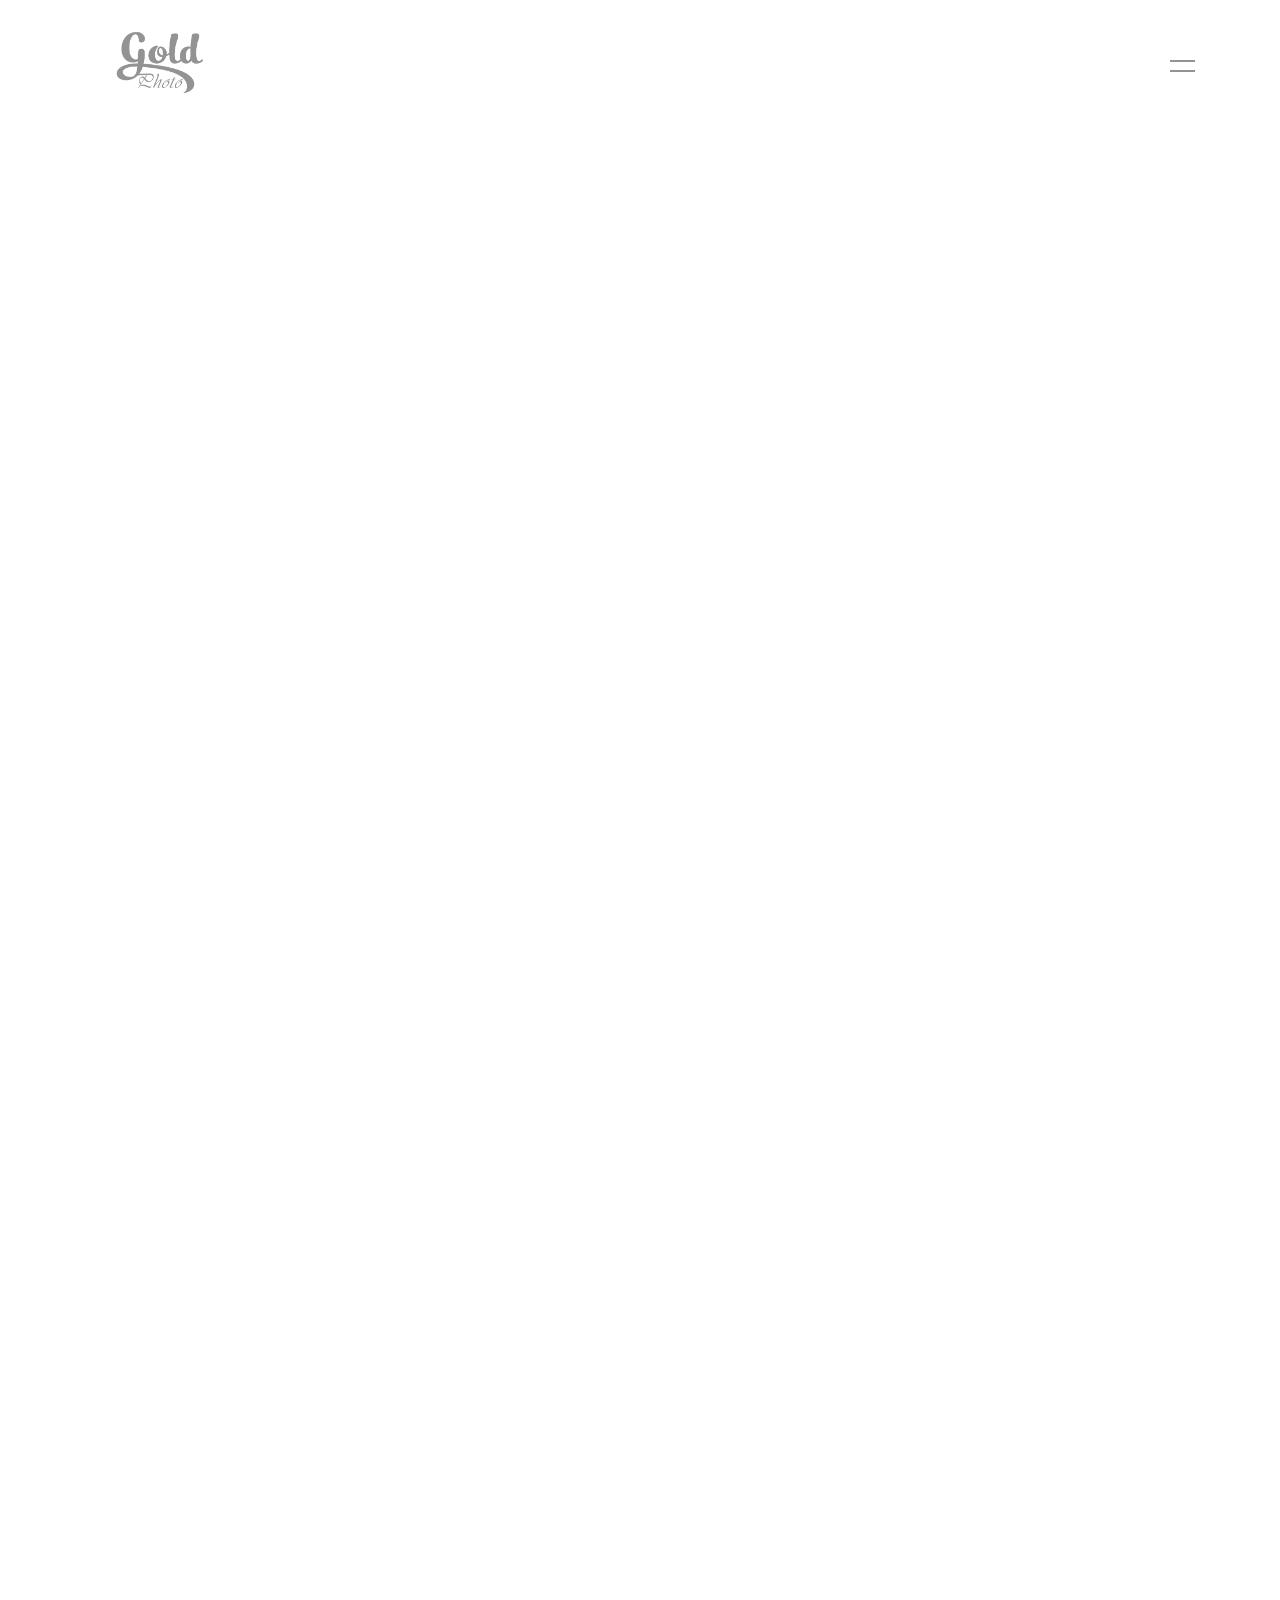
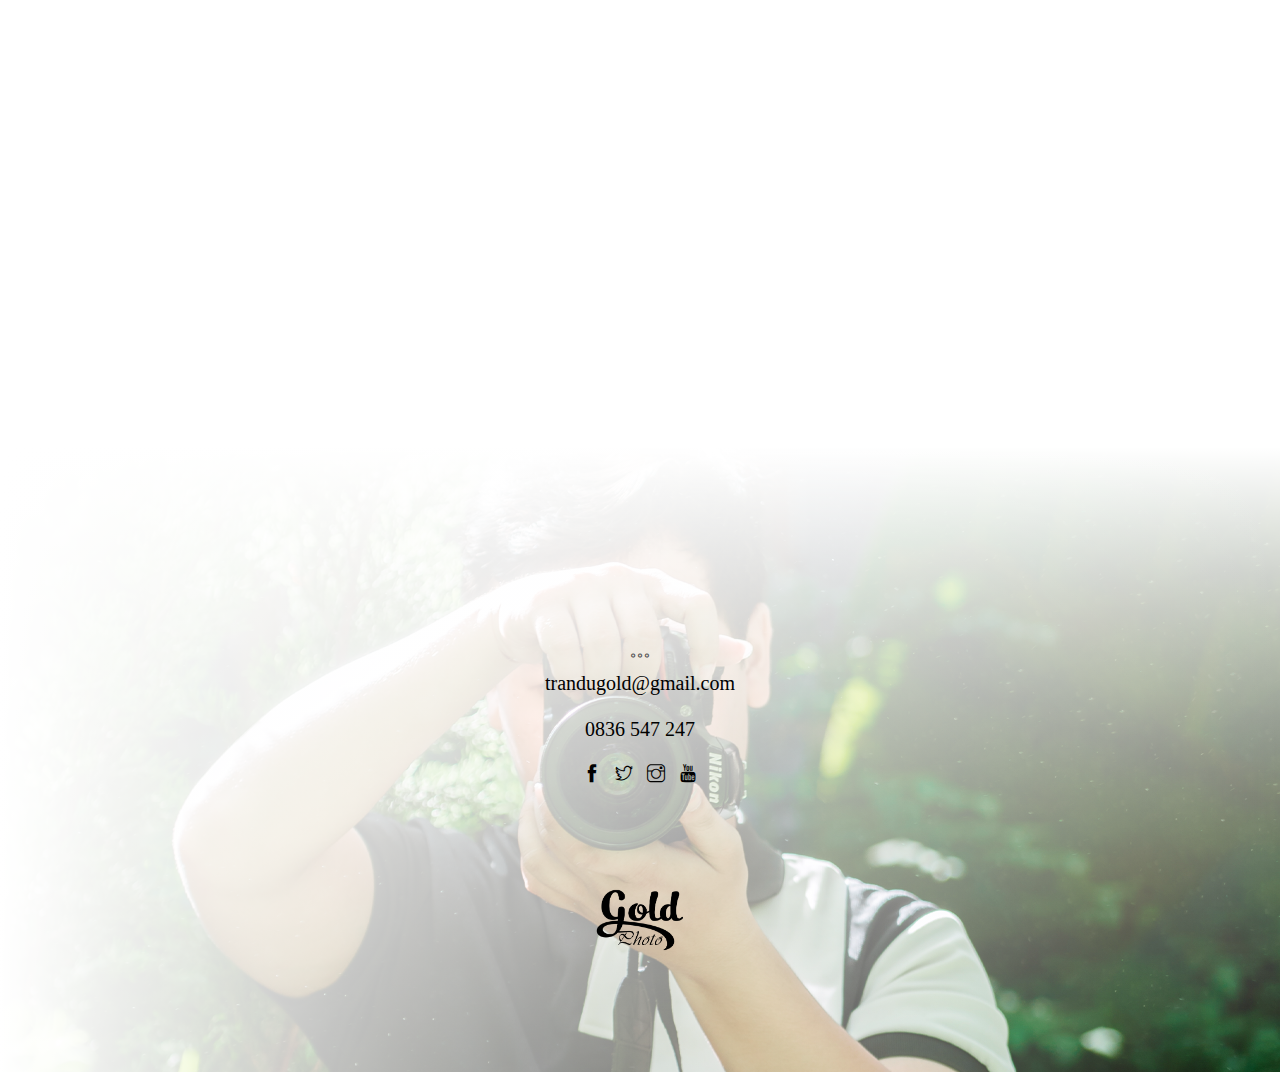
<file: gallery.html>
<!DOCTYPE html>

<html lang="en-US">



<meta http-equiv="content-type" content="text/html;charset=UTF-8" />

<head>

	<!-- Meta Tags -->

	<meta charset="UTF-8">

	<meta name="viewport" content="width=device-width, initial-scale=1, shrink-to-fit=no">



	<link rel="shortcut icon" href="uploads/2021/08/favicon.png">



	<title>Portfolio Page &#8211; Dorothea</title>
	<meta name='robots' content='max-image-preview:large' />
	<link rel="alternate" type="application/rss+xml" title="Dorothea &raquo; Feed" href="indexd784.html?feed=rss2" />
	<link rel="alternate" type="application/rss+xml" title="Dorothea &raquo; Comments Feed"
		href="indexa6da.html?feed=comments-rss2" />
	<script type="text/javascript">
		/* <![CDATA[ */
		window._wpemojiSettings = { "baseUrl": "https:\/\/s.w.org\/images\/core\/emoji\/15.0.3\/72x72\/", "ext": ".png", "svgUrl": "https:\/\/s.w.org\/images\/core\/emoji\/15.0.3\/svg\/", "svgExt": ".svg", "source": { "concatemoji": "https:\/\/shtheme.org\/demosd\/dorothea\/wp-includes\/js\/wp-emoji-release.min.js?ver=6.5.5" } };
		/*! This file is auto-generated */
		!function (i, n) { var o, s, e; function c(e) { try { var t = { supportTests: e, timestamp: (new Date).valueOf() }; sessionStorage.setItem(o, JSON.stringify(t)) } catch (e) { } } function p(e, t, n) { e.clearRect(0, 0, e.canvas.width, e.canvas.height), e.fillText(t, 0, 0); var t = new Uint32Array(e.getImageData(0, 0, e.canvas.width, e.canvas.height).data), r = (e.clearRect(0, 0, e.canvas.width, e.canvas.height), e.fillText(n, 0, 0), new Uint32Array(e.getImageData(0, 0, e.canvas.width, e.canvas.height).data)); return t.every(function (e, t) { return e === r[t] }) } function u(e, t, n) { switch (t) { case "flag": return n(e, "\ud83c\udff3\ufe0f\u200d\u26a7\ufe0f", "\ud83c\udff3\ufe0f\u200b\u26a7\ufe0f") ? !1 : !n(e, "\ud83c\uddfa\ud83c\uddf3", "\ud83c\uddfa\u200b\ud83c\uddf3") && !n(e, "\ud83c\udff4\udb40\udc67\udb40\udc62\udb40\udc65\udb40\udc6e\udb40\udc67\udb40\udc7f", "\ud83c\udff4\u200b\udb40\udc67\u200b\udb40\udc62\u200b\udb40\udc65\u200b\udb40\udc6e\u200b\udb40\udc67\u200b\udb40\udc7f"); case "emoji": return !n(e, "\ud83d\udc26\u200d\u2b1b", "\ud83d\udc26\u200b\u2b1b") }return !1 } function f(e, t, n) { var r = "undefined" != typeof WorkerGlobalScope && self instanceof WorkerGlobalScope ? new OffscreenCanvas(300, 150) : i.createElement("canvas"), a = r.getContext("2d", { willReadFrequently: !0 }), o = (a.textBaseline = "top", a.font = "600 32px Arial", {}); return e.forEach(function (e) { o[e] = t(a, e, n) }), o } function t(e) { var t = i.createElement("script"); t.src = e, t.defer = !0, i.head.appendChild(t) } "undefined" != typeof Promise && (o = "wpEmojiSettingsSupports", s = ["flag", "emoji"], n.supports = { everything: !0, everythingExceptFlag: !0 }, e = new Promise(function (e) { i.addEventListener("DOMContentLoaded", e, { once: !0 }) }), new Promise(function (t) { var n = function () { try { var e = JSON.parse(sessionStorage.getItem(o)); if ("object" == typeof e && "number" == typeof e.timestamp && (new Date).valueOf() < e.timestamp + 604800 && "object" == typeof e.supportTests) return e.supportTests } catch (e) { } return null }(); if (!n) { if ("undefined" != typeof Worker && "undefined" != typeof OffscreenCanvas && "undefined" != typeof URL && URL.createObjectURL && "undefined" != typeof Blob) try { var e = "postMessage(" + f.toString() + "(" + [JSON.stringify(s), u.toString(), p.toString()].join(",") + "));", r = new Blob([e], { type: "text/javascript" }), a = new Worker(URL.createObjectURL(r), { name: "wpTestEmojiSupports" }); return void (a.onmessage = function (e) { c(n = e.data), a.terminate(), t(n) }) } catch (e) { } c(n = f(s, u, p)) } t(n) }).then(function (e) { for (var t in e) n.supports[t] = e[t], n.supports.everything = n.supports.everything && n.supports[t], "flag" !== t && (n.supports.everythingExceptFlag = n.supports.everythingExceptFlag && n.supports[t]); n.supports.everythingExceptFlag = n.supports.everythingExceptFlag && !n.supports.flag, n.DOMReady = !1, n.readyCallback = function () { n.DOMReady = !0 } }).then(function () { return e }).then(function () { var e; n.supports.everything || (n.readyCallback(), (e = n.source || {}).concatemoji ? t(e.concatemoji) : e.wpemoji && e.twemoji && (t(e.twemoji), t(e.wpemoji))) })) }((window, document), window._wpemojiSettings);
		/* ]]> */
	</script>
	<style id='wp-emoji-styles-inline-css' type='text/css'>
		img.wp-smiley,
		img.emoji {
			display: inline !important;
			border: none !important;
			box-shadow: none !important;
			height: 1em !important;
			width: 1em !important;
			margin: 0 0.07em !important;
			vertical-align: -0.1em !important;
			background: none !important;
			padding: 0 !important;
		}
	</style>
	<link rel='stylesheet' id='wp-block-library-css'
		href='wp-includes/css/dist/block-library/style.minadc6.css?ver=6.5.5' media='all' />
	<style id='classic-theme-styles-inline-css' type='text/css'>
		/*! This file is auto-generated */
		.wp-block-button__link {
			color: #fff;
			background-color: #32373c;
			border-radius: 9999px;
			box-shadow: none;
			text-decoration: none;
			padding: calc(.667em + 2px) calc(1.333em + 2px);
			font-size: 1.125em
		}

		.wp-block-file__button {
			background: #32373c;
			color: #fff;
			text-decoration: none
		}
	</style>
	<style id='global-styles-inline-css' type='text/css'>
		body {
			--wp--preset--color--black: #000000;
			--wp--preset--color--cyan-bluish-gray: #abb8c3;
			--wp--preset--color--white: #ffffff;
			--wp--preset--color--pale-pink: #f78da7;
			--wp--preset--color--vivid-red: #cf2e2e;
			--wp--preset--color--luminous-vivid-orange: #ff6900;
			--wp--preset--color--luminous-vivid-amber: #fcb900;
			--wp--preset--color--light-green-cyan: #7bdcb5;
			--wp--preset--color--vivid-green-cyan: #00d084;
			--wp--preset--color--pale-cyan-blue: #8ed1fc;
			--wp--preset--color--vivid-cyan-blue: #0693e3;
			--wp--preset--color--vivid-purple: #9b51e0;
			--wp--preset--gradient--vivid-cyan-blue-to-vivid-purple: linear-gradient(135deg, rgba(6, 147, 227, 1) 0%, rgb(155, 81, 224) 100%);
			--wp--preset--gradient--light-green-cyan-to-vivid-green-cyan: linear-gradient(135deg, rgb(122, 220, 180) 0%, rgb(0, 208, 130) 100%);
			--wp--preset--gradient--luminous-vivid-amber-to-luminous-vivid-orange: linear-gradient(135deg, rgba(252, 185, 0, 1) 0%, rgba(255, 105, 0, 1) 100%);
			--wp--preset--gradient--luminous-vivid-orange-to-vivid-red: linear-gradient(135deg, rgba(255, 105, 0, 1) 0%, rgb(207, 46, 46) 100%);
			--wp--preset--gradient--very-light-gray-to-cyan-bluish-gray: linear-gradient(135deg, rgb(238, 238, 238) 0%, rgb(169, 184, 195) 100%);
			--wp--preset--gradient--cool-to-warm-spectrum: linear-gradient(135deg, rgb(74, 234, 220) 0%, rgb(151, 120, 209) 20%, rgb(207, 42, 186) 40%, rgb(238, 44, 130) 60%, rgb(251, 105, 98) 80%, rgb(254, 248, 76) 100%);
			--wp--preset--gradient--blush-light-purple: linear-gradient(135deg, rgb(255, 206, 236) 0%, rgb(152, 150, 240) 100%);
			--wp--preset--gradient--blush-bordeaux: linear-gradient(135deg, rgb(254, 205, 165) 0%, rgb(254, 45, 45) 50%, rgb(107, 0, 62) 100%);
			--wp--preset--gradient--luminous-dusk: linear-gradient(135deg, rgb(255, 203, 112) 0%, rgb(199, 81, 192) 50%, rgb(65, 88, 208) 100%);
			--wp--preset--gradient--pale-ocean: linear-gradient(135deg, rgb(255, 245, 203) 0%, rgb(182, 227, 212) 50%, rgb(51, 167, 181) 100%);
			--wp--preset--gradient--electric-grass: linear-gradient(135deg, rgb(202, 248, 128) 0%, rgb(113, 206, 126) 100%);
			--wp--preset--gradient--midnight: linear-gradient(135deg, rgb(2, 3, 129) 0%, rgb(40, 116, 252) 100%);
			--wp--preset--font-size--small: 13px;
			--wp--preset--font-size--medium: 20px;
			--wp--preset--font-size--large: 36px;
			--wp--preset--font-size--x-large: 42px;
			--wp--preset--spacing--20: 0.44rem;
			--wp--preset--spacing--30: 0.67rem;
			--wp--preset--spacing--40: 1rem;
			--wp--preset--spacing--50: 1.5rem;
			--wp--preset--spacing--60: 2.25rem;
			--wp--preset--spacing--70: 3.38rem;
			--wp--preset--spacing--80: 5.06rem;
			--wp--preset--shadow--natural: 6px 6px 9px rgba(0, 0, 0, 0.2);
			--wp--preset--shadow--deep: 12px 12px 50px rgba(0, 0, 0, 0.4);
			--wp--preset--shadow--sharp: 6px 6px 0px rgba(0, 0, 0, 0.2);
			--wp--preset--shadow--outlined: 6px 6px 0px -3px rgba(255, 255, 255, 1), 6px 6px rgba(0, 0, 0, 1);
			--wp--preset--shadow--crisp: 6px 6px 0px rgba(0, 0, 0, 1);
		}

		:where(.is-layout-flex) {
			gap: 0.5em;
		}

		:where(.is-layout-grid) {
			gap: 0.5em;
		}

		body .is-layout-flex {
			display: flex;
		}

		body .is-layout-flex {
			flex-wrap: wrap;
			align-items: center;
		}

		body .is-layout-flex>* {
			margin: 0;
		}

		body .is-layout-grid {
			display: grid;
		}

		body .is-layout-grid>* {
			margin: 0;
		}

		:where(.wp-block-columns.is-layout-flex) {
			gap: 2em;
		}

		:where(.wp-block-columns.is-layout-grid) {
			gap: 2em;
		}

		:where(.wp-block-post-template.is-layout-flex) {
			gap: 1.25em;
		}

		:where(.wp-block-post-template.is-layout-grid) {
			gap: 1.25em;
		}

		.has-black-color {
			color: var(--wp--preset--color--black) !important;
		}

		.has-cyan-bluish-gray-color {
			color: var(--wp--preset--color--cyan-bluish-gray) !important;
		}

		.has-white-color {
			color: var(--wp--preset--color--white) !important;
		}

		.has-pale-pink-color {
			color: var(--wp--preset--color--pale-pink) !important;
		}

		.has-vivid-red-color {
			color: var(--wp--preset--color--vivid-red) !important;
		}

		.has-luminous-vivid-orange-color {
			color: var(--wp--preset--color--luminous-vivid-orange) !important;
		}

		.has-luminous-vivid-amber-color {
			color: var(--wp--preset--color--luminous-vivid-amber) !important;
		}

		.has-light-green-cyan-color {
			color: var(--wp--preset--color--light-green-cyan) !important;
		}

		.has-vivid-green-cyan-color {
			color: var(--wp--preset--color--vivid-green-cyan) !important;
		}

		.has-pale-cyan-blue-color {
			color: var(--wp--preset--color--pale-cyan-blue) !important;
		}

		.has-vivid-cyan-blue-color {
			color: var(--wp--preset--color--vivid-cyan-blue) !important;
		}

		.has-vivid-purple-color {
			color: var(--wp--preset--color--vivid-purple) !important;
		}

		.has-black-background-color {
			background-color: var(--wp--preset--color--black) !important;
		}

		.has-cyan-bluish-gray-background-color {
			background-color: var(--wp--preset--color--cyan-bluish-gray) !important;
		}

		.has-white-background-color {
			background-color: var(--wp--preset--color--white) !important;
		}

		.has-pale-pink-background-color {
			background-color: var(--wp--preset--color--pale-pink) !important;
		}

		.has-vivid-red-background-color {
			background-color: var(--wp--preset--color--vivid-red) !important;
		}

		.has-luminous-vivid-orange-background-color {
			background-color: var(--wp--preset--color--luminous-vivid-orange) !important;
		}

		.has-luminous-vivid-amber-background-color {
			background-color: var(--wp--preset--color--luminous-vivid-amber) !important;
		}

		.has-light-green-cyan-background-color {
			background-color: var(--wp--preset--color--light-green-cyan) !important;
		}

		.has-vivid-green-cyan-background-color {
			background-color: var(--wp--preset--color--vivid-green-cyan) !important;
		}

		.has-pale-cyan-blue-background-color {
			background-color: var(--wp--preset--color--pale-cyan-blue) !important;
		}

		.has-vivid-cyan-blue-background-color {
			background-color: var(--wp--preset--color--vivid-cyan-blue) !important;
		}

		.has-vivid-purple-background-color {
			background-color: var(--wp--preset--color--vivid-purple) !important;
		}

		.has-black-border-color {
			border-color: var(--wp--preset--color--black) !important;
		}

		.has-cyan-bluish-gray-border-color {
			border-color: var(--wp--preset--color--cyan-bluish-gray) !important;
		}

		.has-white-border-color {
			border-color: var(--wp--preset--color--white) !important;
		}

		.has-pale-pink-border-color {
			border-color: var(--wp--preset--color--pale-pink) !important;
		}

		.has-vivid-red-border-color {
			border-color: var(--wp--preset--color--vivid-red) !important;
		}

		.has-luminous-vivid-orange-border-color {
			border-color: var(--wp--preset--color--luminous-vivid-orange) !important;
		}

		.has-luminous-vivid-amber-border-color {
			border-color: var(--wp--preset--color--luminous-vivid-amber) !important;
		}

		.has-light-green-cyan-border-color {
			border-color: var(--wp--preset--color--light-green-cyan) !important;
		}

		.has-vivid-green-cyan-border-color {
			border-color: var(--wp--preset--color--vivid-green-cyan) !important;
		}

		.has-pale-cyan-blue-border-color {
			border-color: var(--wp--preset--color--pale-cyan-blue) !important;
		}

		.has-vivid-cyan-blue-border-color {
			border-color: var(--wp--preset--color--vivid-cyan-blue) !important;
		}

		.has-vivid-purple-border-color {
			border-color: var(--wp--preset--color--vivid-purple) !important;
		}

		.has-vivid-cyan-blue-to-vivid-purple-gradient-background {
			background: var(--wp--preset--gradient--vivid-cyan-blue-to-vivid-purple) !important;
		}

		.has-light-green-cyan-to-vivid-green-cyan-gradient-background {
			background: var(--wp--preset--gradient--light-green-cyan-to-vivid-green-cyan) !important;
		}

		.has-luminous-vivid-amber-to-luminous-vivid-orange-gradient-background {
			background: var(--wp--preset--gradient--luminous-vivid-amber-to-luminous-vivid-orange) !important;
		}

		.has-luminous-vivid-orange-to-vivid-red-gradient-background {
			background: var(--wp--preset--gradient--luminous-vivid-orange-to-vivid-red) !important;
		}

		.has-very-light-gray-to-cyan-bluish-gray-gradient-background {
			background: var(--wp--preset--gradient--very-light-gray-to-cyan-bluish-gray) !important;
		}

		.has-cool-to-warm-spectrum-gradient-background {
			background: var(--wp--preset--gradient--cool-to-warm-spectrum) !important;
		}

		.has-blush-light-purple-gradient-background {
			background: var(--wp--preset--gradient--blush-light-purple) !important;
		}

		.has-blush-bordeaux-gradient-background {
			background: var(--wp--preset--gradient--blush-bordeaux) !important;
		}

		.has-luminous-dusk-gradient-background {
			background: var(--wp--preset--gradient--luminous-dusk) !important;
		}

		.has-pale-ocean-gradient-background {
			background: var(--wp--preset--gradient--pale-ocean) !important;
		}

		.has-electric-grass-gradient-background {
			background: var(--wp--preset--gradient--electric-grass) !important;
		}

		.has-midnight-gradient-background {
			background: var(--wp--preset--gradient--midnight) !important;
		}

		.has-small-font-size {
			font-size: var(--wp--preset--font-size--small) !important;
		}

		.has-medium-font-size {
			font-size: var(--wp--preset--font-size--medium) !important;
		}

		.has-large-font-size {
			font-size: var(--wp--preset--font-size--large) !important;
		}

		.has-x-large-font-size {
			font-size: var(--wp--preset--font-size--x-large) !important;
		}

		.wp-block-navigation a:where(:not(.wp-element-button)) {
			color: inherit;
		}

		:where(.wp-block-post-template.is-layout-flex) {
			gap: 1.25em;
		}

		:where(.wp-block-post-template.is-layout-grid) {
			gap: 1.25em;
		}

		:where(.wp-block-columns.is-layout-flex) {
			gap: 2em;
		}

		:where(.wp-block-columns.is-layout-grid) {
			gap: 2em;
		}

		.wp-block-pullquote {
			font-size: 1.5em;
			line-height: 1.6;
		}
	</style>
	<link rel='stylesheet' id='contact-form-7-css'
		href='wp-content/plugins/contact-form-7/includes/css/stylesce52.css?ver=5.0.2' media='all' />
	<link rel='stylesheet' id='animate-css' href='wp-content/themes/dorothea/assets/css/animateadc6.css?ver=6.5.5'
		media='all' />
	<link rel='stylesheet' id='themify-icons-css'
		href='wp-content/themes/dorothea/assets/css/themify-iconsadc6.css?ver=6.5.5' media='all' />
	<link rel='stylesheet' id='bootstrap-css' href='wp-content/themes/dorothea/assets/css/bootstrapadc6.css?ver=6.5.5'
		media='all' />
	<link rel='stylesheet' id='flexslider-css' href='wp-content/themes/dorothea/assets/css/flexslideradc6.css?ver=6.5.5'
		media='all' />
	<link rel='stylesheet' id='fancybox-css' href='wp-content/themes/dorothea/assets/css/fancybox.minadc6.css?ver=6.5.5'
		media='all' />
	<link rel='stylesheet' id='dorothea-style-css' href='wp-content/themes/dorothea/assets/css/styleadc6.css?ver=6.5.5'
		media='all' />
	<link rel='stylesheet' id='dorothea-css-css' href='wp-content/themes/dorothea/stylead12.css?ver=2021-08-03'
		media='all' />
	<link rel='stylesheet' id='elementor-icons-css'
		href='wp-content/plugins/elementor/assets/lib/eicons/css/elementor-icons.min21f9.css?ver=5.11.0' media='all' />
	<link rel='stylesheet' id='elementor-animations-css'
		href='wp-content/plugins/elementor/assets/lib/animations/animations.mine5ca.css?ver=3.2.3' media='all' />
	<link rel='stylesheet' id='elementor-frontend-css'
		href='wp-content/plugins/elementor/assets/css/frontend.mine5ca.css?ver=3.2.3' media='all' />
	<style id='elementor-frontend-inline-css' type='text/css'>
		@font-face {
			font-family: eicons;
			src: url(wp-content/plugins/elementor/assets/lib/eicons/fonts/eicons0b93.eot?5.10.0);
			src: url(https://shtheme.org/demosd/dorothea/wp-content/plugins/elementor/assets/lib/eicons/fonts/eicons.eot?5.10.0#iefix) format("embedded-opentype"), url(https://shtheme.org/demosd/dorothea/wp-content/plugins/elementor/assets/lib/eicons/fonts/eicons.woff2?5.10.0) format("woff2"), url(https://shtheme.org/demosd/dorothea/wp-content/plugins/elementor/assets/lib/eicons/fonts/eicons.woff?5.10.0) format("woff"), url(https://shtheme.org/demosd/dorothea/wp-content/plugins/elementor/assets/lib/eicons/fonts/eicons.ttf?5.10.0) format("truetype"), url(https://shtheme.org/demosd/dorothea/wp-content/plugins/elementor/assets/lib/eicons/fonts/eicons.svg?5.10.0#eicon) format("svg");
			font-weight: 400;
			font-style: normal
		}
	</style>
	<link rel='stylesheet' id='elementor-post-143-css' href='uploads/elementor/css/post-1433ecc.css?ver=1629862379'
		media='all' />
	<link rel='stylesheet' id='elementor-global-css' href='uploads/elementor/css/globalf321.css?ver=1629882379'
		media='all' />
	<link rel='stylesheet' id='google-fonts-1-css'
		href='https://fonts.googleapis.com/css?family=Roboto%3A100%2C100italic%2C200%2C200italic%2C300%2C300italic%2C400%2C400italic%2C500%2C500italic%2C600%2C600italic%2C700%2C700italic%2C800%2C800italic%2C900%2C900italic%7CRoboto+Slab%3A100%2C100italic%2C200%2C200italic%2C300%2C300italic%2C400%2C400italic%2C500%2C500italic%2C600%2C600italic%2C700%2C700italic%2C800%2C800italic%2C900%2C900italic&amp;display=auto&amp;ver=6.5.5'
		media='all' />
	<script src="wp-includes/js/jquery/jquery.minf43b.js?ver=3.7.1" id="jquery-core-js"></script>
	<script src="wp-includes/js/jquery/jquery-migrate.min5589.js?ver=3.4.1" id="jquery-migrate-js"></script>
	<link rel="https://api.w.org/" href="index52f0.json?rest_route=/" />
	<link rel="alternate" type="application/json" href="index547c.json?rest_route=/wp/v2/pages/61" />
	<link rel="EditURI" type="application/rsd+xml" title="RSD" href="xmlrpc0db0.php?rsd" />
	<meta name="generator" content="WordPress 6.5.5" />
	<link rel="canonical" href="indexcc8a.html?page_id=61" />
	<link rel='shortlink' href='index094d.html?p=61' />
	<link rel="alternate" type="application/json+oembed"
		href="index7911.json?rest_route=%2Foembed%2F1.0%2Fembed&amp;url=https%3A%2F%2Fshtheme.org%2Fdemosd%2Fdorothea%2F%3Fpage_id%3D61" />
	<link rel="alternate" type="text/xml+oembed"
		href="index9928.php?rest_route=%2Foembed%2F1.0%2Fembed&amp;url=https%3A%2F%2Fshtheme.org%2Fdemosd%2Fdorothea%2F%3Fpage_id%3D61&amp;format=xml" />



</head>

<body
	class="page-template page-template-page-templates page-template-pages-template page-template-page-templatespages-template-php page page-id-61 elementor-default elementor-kit-143 elementor-page elementor-page-61">

	<div class="preloader-bg"></div>
	<div id="preloader">
		<div id="preloader-status">
			<div class="preloader-position loader"> <span></span> </div>
		</div>
	</div>
	<!-- Progress-wrapp scroll-button -->
	<div class="progress-wrap">
		<svg class="progress-circle svg-content" width="100%" height="100%" viewBox="-1 -1 102 102">
			<path d="M50,1 a49,49 0 0,1 0,98 a49,49 0 0,1 0,-98" />
		</svg>
	</div>
	<!-- Menu -->
	<nav class="dorothea-menu" id="ann-navbar-spy">
		<div class="dorothea-menu-inner" id="ann-navbar">
			<ul class=" list-unstyled ">
				<li id="menu-item-73"
					class="menu-item menu-item-type-post_type menu-item-object-page menu-item-home menu-item-73"><a
						title="Home" href="index.html">Home</a></li>
				<li id="menu-item-70" class="menu-item menu-item-type-post_type menu-item-object-page menu-item-70"><a
						title="About" href="indexc4a7.html?page_id=59">About</a></li>
				<li id="menu-item-75" class="menu-item menu-item-type-post_type menu-item-object-page menu-item-75"><a
						title="Services" href="index9bef.html?page_id=54">Services</a></li>
				<li id="menu-item-74"
					class="menu-item menu-item-type-post_type menu-item-object-page current-menu-item page_item page-item-61 current_page_item menu-item-74 active">
					<a title="Portfolio" href="indexcc8a.html?page_id=61">Portfolio</a></li>
				<li id="menu-item-72" class="menu-item menu-item-type-post_type menu-item-object-page menu-item-72"><a
						title="Feedback" href="index57fd.html?page_id=63">Feedback</a></li>
				<li id="menu-item-69" class="menu-item menu-item-type-post_type menu-item-object-page menu-item-69"><a
						title="Blog" href="index027d.html?page_id=34">Blog</a></li>
				<li id="menu-item-71" class="menu-item menu-item-type-post_type menu-item-object-page menu-item-71"><a
						title="Contact" href="index181e.html?page_id=66">Contact</a></li>
			</ul>
		</div>
	</nav>
	<!-- Header -->
	<header class="dorothea-header">
		<div class="container">
			<div class="row align-items-center">
				<!-- Logo -->
				<div class="col-6 col-md-6 dorothea-logo-wrap">
					<a href="index.html" class="dorothea-logo"><img src="uploads/2021/08/logo.png" alt=""></a>
				</div>
				<!-- Menu Burger -->
				<div class="col-6 col-md-6 text-right dorothea-menu-burger-wrap"> <a href="#"
						class="dorothea-nav-toggle ann-js-dorothea-nav-toggle"><i></i></a> </div>
			</div>
		</div>
	</header>
	<div data-elementor-type="wp-page" data-elementor-id="61" class="elementor elementor-61"
		data-elementor-settings="[]">
		<div class="elementor-section-wrap">
			<section
				class="elementor-section elementor-top-section elementor-element elementor-element-121d3e9 elementor-section-full_width elementor-section-height-default elementor-section-height-default"
				data-id="121d3e9" data-element_type="section">
				<div class="elementor-container elementor-column-gap-no">
					<div class="elementor-column elementor-col-100 elementor-top-column elementor-element elementor-element-9c84b98"
						data-id="9c84b98" data-element_type="column">
						<div class="elementor-widget-wrap elementor-element-populated">
							<div class="elementor-element elementor-element-d2212cb elementor-align-left elementor-widget elementor-widget-pages-gallery"
								data-id="d2212cb" data-element_type="widget" data-widget_type="pages-gallery.default">
								<div class="elementor-widget-container">

									<div class="section-banner">
										<div class="container">
											<div class="row">
												<div class="col-md-12 text-center">
													<span class="dorothea-heading-meta animate-box"
														data-animate-effect="fadeInUp">Portfolio</span>
													<h2 class="dorothea-heading animate-box"
														data-animate-effect="fadeInUp">Photo Gallery</h2>
												</div>
											</div>
											<div class="row align-items-stretch dorothea-photos">
												<div class="col-12">
													<div class="row align-items-stretch">
														<div class="col-12 col-md-6 col-lg-4 animate-box"
															data-animate-effect="fadeInUp">
															<a href="uploads/2021/08/3.jpg"
																class="d-block dorothea-photo-item"
																data-caption="Photography" data-fancybox="gallery"> <img
																	decoding="async" src="uploads/2021/08/3.jpg" alt=""
																	class="img-fluid">
															</a>
														</div>
														<div class="col-12 col-md-6 col-lg-4 animate-box"
															data-animate-effect="fadeInUp">
															<a href="uploads/2021/08/5.jpg"
																class="d-block dorothea-photo-item"
																data-caption="Photography" data-fancybox="gallery"> <img
																	decoding="async" src="uploads/2021/08/5.jpg" alt=""
																	class="img-fluid">
															</a>
														</div>
														<div class="col-12 col-md-6 col-lg-4 animate-box"
															data-animate-effect="fadeInUp">
															<a href="uploads/2021/08/9.jpg"
																class="d-block dorothea-photo-item"
																data-caption="Photography" data-fancybox="gallery"> <img
																	decoding="async" src="uploads/2021/08/9.jpg" alt=""
																	class="img-fluid">
															</a>
														</div>
														<div class="col-12 col-md-6 col-lg-4 animate-box"
															data-animate-effect="fadeInUp">
															<a href="uploads/2021/08/6.jpg"
																class="d-block dorothea-photo-item"
																data-caption="Photography" data-fancybox="gallery"> <img
																	decoding="async" src="uploads/2021/08/6.jpg" alt=""
																	class="img-fluid">
															</a>
														</div>
														<div class="col-12 col-md-6 col-lg-4 animate-box"
															data-animate-effect="fadeInUp">
															<a href="uploads/2021/08/7.jpg"
																class="d-block dorothea-photo-item"
																data-caption="Photography" data-fancybox="gallery"> <img
																	decoding="async" src="uploads/2021/08/7.jpg" alt=""
																	class="img-fluid">
															</a>
														</div>
														<div class="col-12 col-md-6 col-lg-4 animate-box"
															data-animate-effect="fadeInUp">
															<a href="uploads/2021/08/8.jpg"
																class="d-block dorothea-photo-item"
																data-caption="Photography" data-fancybox="gallery"> <img
																	decoding="async" src="uploads/2021/08/8.jpg" alt=""
																	class="img-fluid">
															</a>
														</div>
														<div class="col-12 col-md-6 col-lg-4 animate-box"
															data-animate-effect="fadeInUp">
															<a href="uploads/2021/08/4.jpg"
																class="d-block dorothea-photo-item"
																data-caption="Photography" data-fancybox="gallery"> <img
																	decoding="async" src="uploads/2021/08/4.jpg" alt=""
																	class="img-fluid">
															</a>
														</div>
														<div class="col-12 col-md-6 col-lg-4 animate-box"
															data-animate-effect="fadeInUp">
															<a href="uploads/2021/08/10.jpg"
																class="d-block dorothea-photo-item"
																data-caption="Photography" data-fancybox="gallery"> <img
																	decoding="async" src="uploads/2021/08/10.jpg" alt=""
																	class="img-fluid">
															</a>
														</div>
														<div class="col-12 col-md-6 col-lg-4 animate-box"
															data-animate-effect="fadeInUp">
															<a href="uploads/2021/08/11.jpg"
																class="d-block dorothea-photo-item"
																data-caption="Photography" data-fancybox="gallery"> <img
																	decoding="async" src="uploads/2021/08/11.jpg" alt=""
																	class="img-fluid">
															</a>
														</div>
													</div>
												</div>
											</div>
											<div class="row align-items-stretch mt-60">
												<div class="col-12">
													<!-- show more -->
													<div class="dorothea-show-more-container">
														<div class="row align-items-stretch dorothea-photos">
															<div class="col-12 col-md-6 col-lg-4 animate-box"
																data-animate-effect="fadeInUp">
																<a href="uploads/2021/08/12.jpg"
																	class="d-block dorothea-photo-item"
																	data-caption="Photography" data-fancybox="gallery">
																	<img decoding="async" src="uploads/2021/08/12.jpg"
																		alt="" class="img-fluid">
																</a>
															</div>
															<div class="col-12 col-md-6 col-lg-4 animate-box"
																data-animate-effect="fadeInUp">
																<a href="uploads/2021/08/13.jpg"
																	class="d-block dorothea-photo-item"
																	data-caption="Photography" data-fancybox="gallery">
																	<img decoding="async" src="uploads/2021/08/13.jpg"
																		alt="" class="img-fluid">
																</a>
															</div>
															<div class="col-12 col-md-6 col-lg-4 animate-box"
																data-animate-effect="fadeInUp">
																<a href="uploads/2021/08/14.jpg"
																	class="d-block dorothea-photo-item"
																	data-caption="Photography" data-fancybox="gallery">
																	<img decoding="async" src="uploads/2021/08/14.jpg"
																		alt="" class="img-fluid">
																</a>
															</div>
															<div class="col-12 col-md-6 col-lg-4 animate-box"
																data-animate-effect="fadeInUp">
																<a href="uploads/2021/08/15.jpg"
																	class="d-block dorothea-photo-item"
																	data-caption="Photography" data-fancybox="gallery">
																	<img decoding="async" src="uploads/2021/08/15.jpg"
																		alt="" class="img-fluid">
																</a>
															</div>
															<div class="col-12 col-md-6 col-lg-4 animate-box"
																data-animate-effect="fadeInUp">
																<a href="uploads/2021/08/16.jpg"
																	class="d-block dorothea-photo-item"
																	data-caption="Photography" data-fancybox="gallery">
																	<img decoding="async" src="uploads/2021/08/16.jpg"
																		alt="" class="img-fluid">
																</a>
															</div>
															<div class="col-12 col-md-6 col-lg-4 animate-box"
																data-animate-effect="fadeInUp">
																<a href="uploads/2021/08/17.jpg"
																	class="d-block dorothea-photo-item"
																	data-caption="Photography" data-fancybox="gallery">
																	<img decoding="async" src="uploads/2021/08/17.jpg"
																		alt="" class="img-fluid">
																</a>
															</div>
														</div>
													</div>
													<!-- add more -->
													<div class="dorothea-more-wrapper txt-center animate-box"
														data-animate-effect="fadeInUp">
														<a href="#" class="dorothea-more-trigger flex"> <span
																class="plus flex-center">&nbsp;</span> </a>
													</div>
												</div>
											</div>
										</div>
									</div>


								</div>
							</div>
						</div>
					</div>
				</div>
			</section>
			<section
				class="elementor-section elementor-top-section elementor-element elementor-element-1809950 elementor-section-full_width elementor-section-height-default elementor-section-height-default"
				data-id="1809950" data-element_type="section">
				<div class="elementor-container elementor-column-gap-no">
					<div class="elementor-column elementor-col-100 elementor-top-column elementor-element elementor-element-6e7ad34"
						data-id="6e7ad34" data-element_type="column">
						<div class="elementor-widget-wrap elementor-element-populated">
							<div class="elementor-element elementor-element-8277c49 elementor-align-left elementor-widget elementor-widget-home-onepage-light-video"
								data-id="8277c49" data-element_type="widget"
								data-widget_type="home-onepage-light-video.default">
								<div class="elementor-widget-container">

									<div class="section-padding dorothea-gallery">
										<div class="container">
											<div class="row">
												<div class="col-md-12 text-center">
													<span class="dorothea-heading-meta animate-box"
														data-animate-effect="fadeInUp">Portfolio</span>
													<h2 class="dorothea-heading animate-box"
														data-animate-effect="fadeInUp">Video Gallery</h2>
												</div>
											</div>
											<div class="row align-items-stretch dorothea-photos mb-30">
												<div class="col-12">
													<div class="row align-items-stretch">
														<div class="col-md-4 animate-box fadeInUp animated"
															data-animate-effect="fadeInUp">
															<a data-fancybox=""
																href="https://www.youtube.com/watch?v=ybso7mzV2hY">
																<img decoding="async" class="img-fluid"
																	src="uploads/2021/08/20.jpg" alt="">
																<p><i class="ti-control-play"></i></p>
															</a>
															<h6>Youtube Video (Popup)</h6>
														</div>
														<div class="col-md-4 animate-box fadeInUp animated"
															data-animate-effect="fadeInUp">
															<a data-fancybox="" href="https://vimeo.com/74295728">
																<img decoding="async" class="img-fluid"
																	src="uploads/2021/08/18.jpg" alt="">
																<p><i class="ti-control-play"></i></p>
															</a>
															<h6>Vimeo Video (Popup)</h6>
														</div>
														<div class="col-md-4 animate-box fadeInUp animated"
															data-animate-effect="fadeInUp">
															<a data-fancybox="" href="uploads/2021/08/video.mp4">
																<img decoding="async" class="img-fluid"
																	src="uploads/2021/08/19.jpg" alt="">
																<p><i class="ti-control-play"></i></p>
															</a>
															<h6>Custom Video (Popup)</h6>
														</div>
													</div>
												</div>
											</div>
										</div>
									</div>
								</div>
							</div>
						</div>
					</div>
				</div>
			</section>
		</div>
	</div>


	<div id="dorothea-footer" class="section-banner background-image"
		style="background: url('uploads/2021/08/bg.jpg') center center; background-size: cover;">
		<div class="top-fade"></div>
		<div class="left-fade"></div>
		<div class="wrap-text"> <i class="ti-more"></i>
			<div>
				<div class="textwidget custom-html-widget">
					<p><a href="mailto:trandugold@gmail.com" class="mail">trandugold@gmail.com</a></p>
					<p><a href="tel:" class="phone">0836 547 247</a></p>
					<ul class="social-network">
						<li><a href="https://www.facebook.com/TranDuGoLd"><i class="ti-facebook"></i></a></li>
						<li><a href="#"><i class="ti-twitter"></i></a></li>
						<li><a href="#"><i class="ti-instagram"></i></a></li>
						<li><a href="https://www.youtube.com/TranDuGoLd"><i class="ti-youtube"></i></a></li>
					</ul>
				</div>
			</div>
			<div><img src="uploads/2021/08/logo.png" class="logo-row" alt=""></div>

			<script type="text/javascript" id="contact-form-7-js-extra">
				/* <![CDATA[ */
				var wpcf7 = { "apiSettings": { "root": "https:\/\/shtheme.org\/demosd\/dorothea\/index.php?rest_route=\/contact-form-7\/v1", "namespace": "contact-form-7\/v1" }, "recaptcha": { "messages": { "empty": "Please verify that you are not a robot." } } };
				/* ]]> */
			</script>
			<script src="wp-content/plugins/contact-form-7/includes/js/scriptsce52.js?ver=5.0.2"
				id="contact-form-7-js"></script>
			<script src="wp-content/themes/dorothea/assets/js/jquery.minadc6.js?ver=6.5.5"
				id="jquery-v2.2.4-js"></script>
			<script src="wp-content/themes/dorothea/assets/js/modernizr-2.6.2.minadc6.js?ver=6.5.5"
				id="modernizr-js"></script>
			<script src="wp-content/themes/dorothea/assets/js/jquery.easing.1.3adc6.js?ver=6.5.5"
				id="jquery-easing-js"></script>
			<script src="wp-content/themes/dorothea/assets/js/bootstrap.minadc6.js?ver=6.5.5"
				id="bootstrap-js"></script>
			<script src="wp-content/themes/dorothea/assets/js/jquery.waypoints.minadc6.js?ver=6.5.5"
				id="jquery-waypoints-js"></script>
			<script src="wp-content/themes/dorothea/assets/js/jquery.flexslider-minadc6.js?ver=6.5.5"
				id="jquery-flexslider-js"></script>
			<script src="wp-content/themes/dorothea/assets/js/sticky-kit.minadc6.js?ver=6.5.5"
				id="sticky-kit-js"></script>
			<script src="wp-content/themes/dorothea/assets/js/jquery.fancybox.minadc6.js?ver=6.5.5"
				id="jquery-fancybox-js"></script>
			<script src="wp-content/themes/dorothea/assets/js/smooth-scroll.minadc6.js?ver=6.5.5"
				id="smooth-scroll-js"></script>
			<script src="wp-content/themes/dorothea/assets/js/mainadc6.js?ver=6.5.5" id="dorothea-main-js"></script>
			<script src="wp-content/plugins/bdevs-elementor/assets/js/bdevs-elementor8a54.js?ver=1.0.0"
				id="bdevs-elementor-js"></script>
			<script src="wp-content/plugins/elementor/assets/js/webpack.runtime.mine5ca.js?ver=3.2.3"
				id="elementor-webpack-runtime-js"></script>
			<script src="wp-content/plugins/elementor/assets/js/frontend-modules.mine5ca.js?ver=3.2.3"
				id="elementor-frontend-modules-js"></script>
			<script src="wp-content/plugins/elementor/assets/lib/waypoints/waypoints.min05da.js?ver=4.0.2"
				id="elementor-waypoints-js"></script>
			<script src="wp-includes/js/jquery/ui/core.min3f14.js?ver=1.13.2" id="jquery-ui-core-js"></script>
			<script src="wp-content/plugins/elementor/assets/lib/swiper/swiper.min48f5.js?ver=5.3.6"
				id="swiper-js"></script>
			<script src="wp-content/plugins/elementor/assets/lib/share-link/share-link.mine5ca.js?ver=3.2.3"
				id="share-link-js"></script>
			<script src="wp-content/plugins/elementor/assets/lib/dialog/dialog.mina288.js?ver=4.8.1"
				id="elementor-dialog-js"></script>
			<script id="elementor-frontend-js-before">
				/* <![CDATA[ */
				var elementorFrontendConfig = { "environmentMode": { "edit": false, "wpPreview": false, "isScriptDebug": false }, "i18n": { "shareOnFacebook": "Share on Facebook", "shareOnTwitter": "Share on Twitter", "pinIt": "Pin it", "download": "Download", "downloadImage": "Download image", "fullscreen": "Fullscreen", "zoom": "Zoom", "share": "Share", "playVideo": "Play Video", "previous": "Previous", "next": "Next", "close": "Close" }, "is_rtl": false, "breakpoints": { "xs": 0, "sm": 480, "md": 768, "lg": 1025, "xl": 1440, "xxl": 1600 }, "responsive": { "breakpoints": { "mobile": { "label": "Mobile", "value": 767, "direction": "max", "is_enabled": true }, "mobile_extra": { "label": "Mobile Extra", "value": 880, "direction": "max", "is_enabled": false }, "tablet": { "label": "Tablet", "value": 1024, "direction": "max", "is_enabled": true }, "tablet_extra": { "label": "Tablet Extra", "value": 1365, "direction": "max", "is_enabled": false }, "laptop": { "label": "Laptop", "value": 1620, "direction": "max", "is_enabled": false }, "widescreen": { "label": "Widescreen", "value": 2400, "direction": "min", "is_enabled": false } } }, "version": "3.2.3", "is_static": false, "experimentalFeatures": { "e_dom_optimization": true, "a11y_improvements": true, "landing-pages": true }, "urls": { "assets": "https:\/\/shtheme.org\/demosd\/dorothea\/wp-content\/plugins\/elementor\/assets\/" }, "settings": { "page": [], "editorPreferences": [] }, "kit": { "active_breakpoints": ["viewport_mobile", "viewport_tablet"], "global_image_lightbox": "yes", "lightbox_enable_counter": "yes", "lightbox_enable_fullscreen": "yes", "lightbox_enable_zoom": "yes", "lightbox_enable_share": "yes", "lightbox_title_src": "title", "lightbox_description_src": "description" }, "post": { "id": 61, "title": "Portfolio%20Page%20%E2%80%93%20Dorothea", "excerpt": "", "featuredImage": false } };
				/* ]]> */
			</script>
			<script src="wp-content/plugins/elementor/assets/js/frontend.mine5ca.js?ver=3.2.3"
				id="elementor-frontend-js"></script>
			<script src="wp-content/plugins/elementor/assets/js/preloaded-modules.mine5ca.js?ver=3.2.3"
				id="preloaded-modules-js"></script>
</body>

</html>
</file>
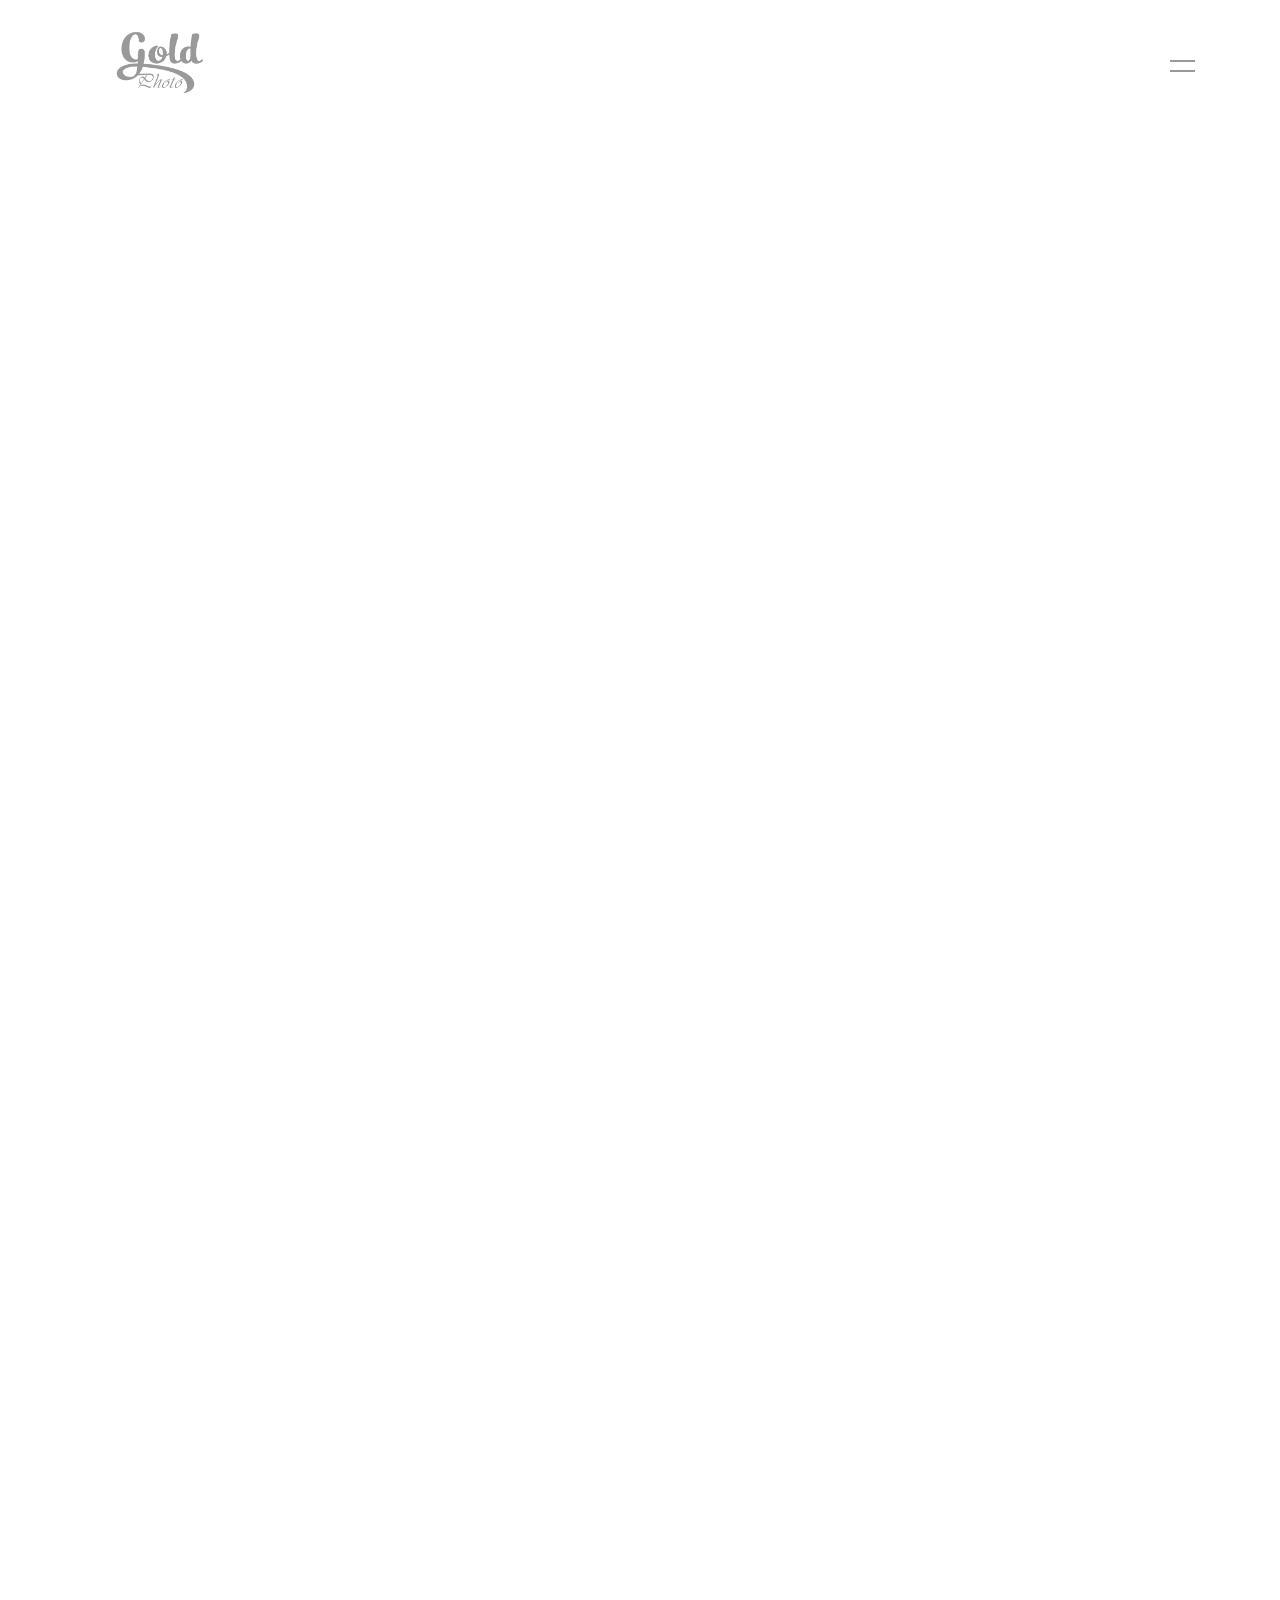
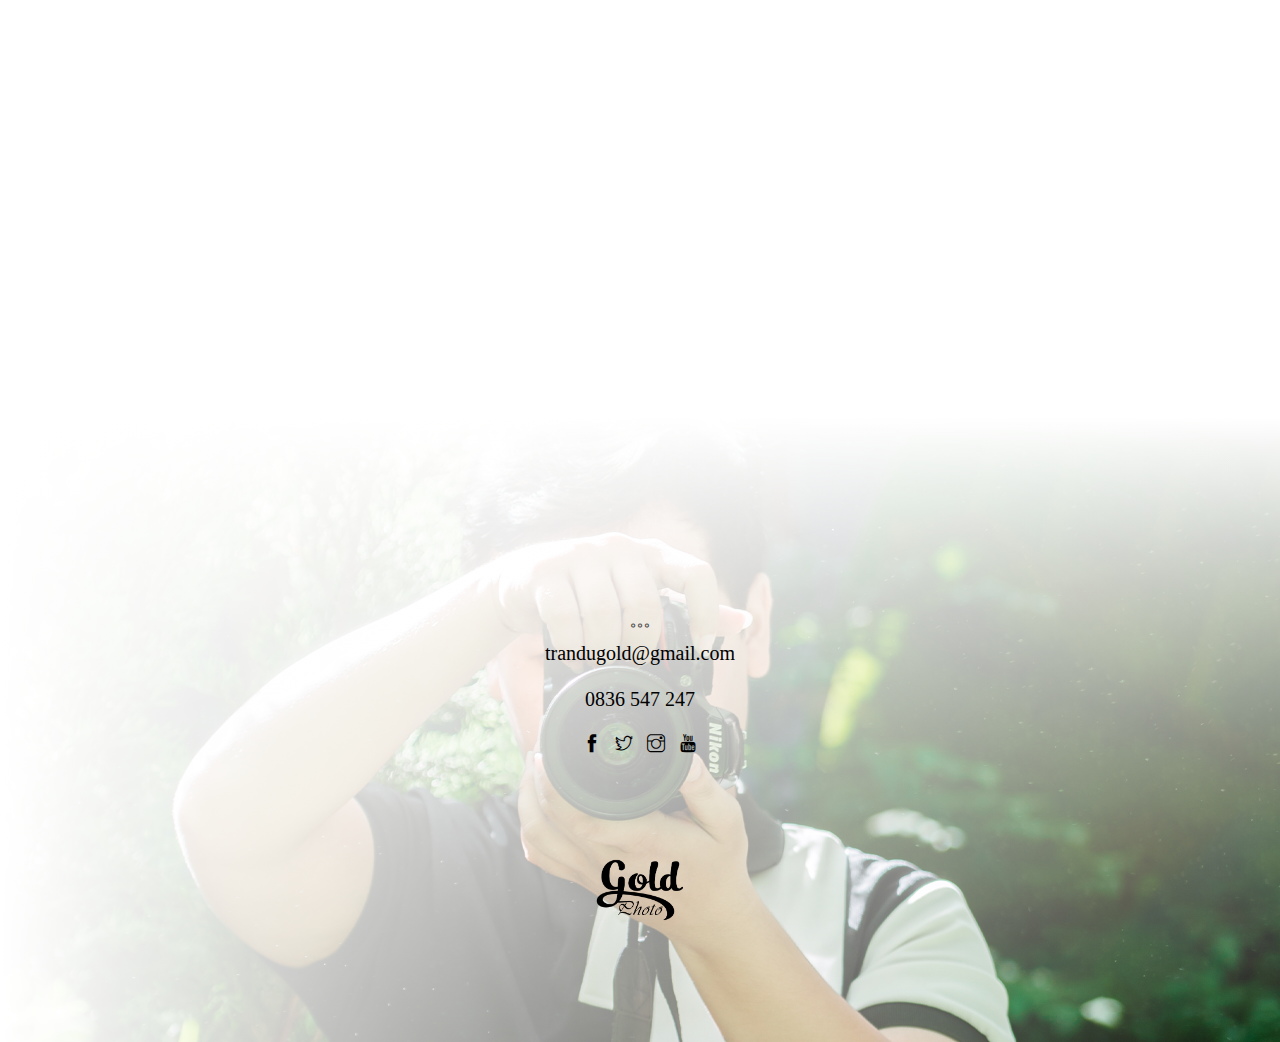
<file: product-concept.html>
<!DOCTYPE html>

<html lang="en-US">



<meta http-equiv="content-type" content="text/html;charset=UTF-8" />

<head>

    <!-- Meta Tags -->

    <meta charset="UTF-8">

    <meta name="viewport" content="width=device-width, initial-scale=1, shrink-to-fit=no">



    <link rel="shortcut icon" href="uploads/2021/08/favicon.png">



    <title>Concept &#8211; Gold Photographer</title>
    <meta name='robots' content='max-image-preview:large' />
    <link rel="alternate" type="application/rss+xml" title="Dorothea &raquo; Feed" href="indexd784.html?feed=rss2" />
    <link rel="alternate" type="application/rss+xml" title="Dorothea &raquo; Comments Feed"
        href="indexa6da.html?feed=comments-rss2" />
    <link rel="alternate" type="application/rss+xml" title="Dorothea &raquo; Product Photography Comments Feed"
        href="indexa3ed.html?feed=rss2&amp;p=49" />
    <script type="text/javascript">
        /* <![CDATA[ */
        window._wpemojiSettings = { "baseUrl": "https:\/\/s.w.org\/images\/core\/emoji\/15.0.3\/72x72\/", "ext": ".png", "svgUrl": "https:\/\/s.w.org\/images\/core\/emoji\/15.0.3\/svg\/", "svgExt": ".svg", "source": { "concatemoji": "https:\/\/shtheme.org\/demosd\/dorothea\/wp-includes\/js\/wp-emoji-release.min.js?ver=6.5.5" } };
        /*! This file is auto-generated */
        !function (i, n) { var o, s, e; function c(e) { try { var t = { supportTests: e, timestamp: (new Date).valueOf() }; sessionStorage.setItem(o, JSON.stringify(t)) } catch (e) { } } function p(e, t, n) { e.clearRect(0, 0, e.canvas.width, e.canvas.height), e.fillText(t, 0, 0); var t = new Uint32Array(e.getImageData(0, 0, e.canvas.width, e.canvas.height).data), r = (e.clearRect(0, 0, e.canvas.width, e.canvas.height), e.fillText(n, 0, 0), new Uint32Array(e.getImageData(0, 0, e.canvas.width, e.canvas.height).data)); return t.every(function (e, t) { return e === r[t] }) } function u(e, t, n) { switch (t) { case "flag": return n(e, "\ud83c\udff3\ufe0f\u200d\u26a7\ufe0f", "\ud83c\udff3\ufe0f\u200b\u26a7\ufe0f") ? !1 : !n(e, "\ud83c\uddfa\ud83c\uddf3", "\ud83c\uddfa\u200b\ud83c\uddf3") && !n(e, "\ud83c\udff4\udb40\udc67\udb40\udc62\udb40\udc65\udb40\udc6e\udb40\udc67\udb40\udc7f", "\ud83c\udff4\u200b\udb40\udc67\u200b\udb40\udc62\u200b\udb40\udc65\u200b\udb40\udc6e\u200b\udb40\udc67\u200b\udb40\udc7f"); case "emoji": return !n(e, "\ud83d\udc26\u200d\u2b1b", "\ud83d\udc26\u200b\u2b1b") }return !1 } function f(e, t, n) { var r = "undefined" != typeof WorkerGlobalScope && self instanceof WorkerGlobalScope ? new OffscreenCanvas(300, 150) : i.createElement("canvas"), a = r.getContext("2d", { willReadFrequently: !0 }), o = (a.textBaseline = "top", a.font = "600 32px Arial", {}); return e.forEach(function (e) { o[e] = t(a, e, n) }), o } function t(e) { var t = i.createElement("script"); t.src = e, t.defer = !0, i.head.appendChild(t) } "undefined" != typeof Promise && (o = "wpEmojiSettingsSupports", s = ["flag", "emoji"], n.supports = { everything: !0, everythingExceptFlag: !0 }, e = new Promise(function (e) { i.addEventListener("DOMContentLoaded", e, { once: !0 }) }), new Promise(function (t) { var n = function () { try { var e = JSON.parse(sessionStorage.getItem(o)); if ("object" == typeof e && "number" == typeof e.timestamp && (new Date).valueOf() < e.timestamp + 604800 && "object" == typeof e.supportTests) return e.supportTests } catch (e) { } return null }(); if (!n) { if ("undefined" != typeof Worker && "undefined" != typeof OffscreenCanvas && "undefined" != typeof URL && URL.createObjectURL && "undefined" != typeof Blob) try { var e = "postMessage(" + f.toString() + "(" + [JSON.stringify(s), u.toString(), p.toString()].join(",") + "));", r = new Blob([e], { type: "text/javascript" }), a = new Worker(URL.createObjectURL(r), { name: "wpTestEmojiSupports" }); return void (a.onmessage = function (e) { c(n = e.data), a.terminate(), t(n) }) } catch (e) { } c(n = f(s, u, p)) } t(n) }).then(function (e) { for (var t in e) n.supports[t] = e[t], n.supports.everything = n.supports.everything && n.supports[t], "flag" !== t && (n.supports.everythingExceptFlag = n.supports.everythingExceptFlag && n.supports[t]); n.supports.everythingExceptFlag = n.supports.everythingExceptFlag && !n.supports.flag, n.DOMReady = !1, n.readyCallback = function () { n.DOMReady = !0 } }).then(function () { return e }).then(function () { var e; n.supports.everything || (n.readyCallback(), (e = n.source || {}).concatemoji ? t(e.concatemoji) : e.wpemoji && e.twemoji && (t(e.twemoji), t(e.wpemoji))) })) }((window, document), window._wpemojiSettings);
        /* ]]> */
    </script>
    <style id='wp-emoji-styles-inline-css' type='text/css'>
        img.wp-smiley,
        img.emoji {
            display: inline !important;
            border: none !important;
            box-shadow: none !important;
            height: 1em !important;
            width: 1em !important;
            margin: 0 0.07em !important;
            vertical-align: -0.1em !important;
            background: none !important;
            padding: 0 !important;
        }
    </style>
    <link rel='stylesheet' id='wp-block-library-css'
        href='wp-includes/css/dist/block-library/style.minadc6.css?ver=6.5.5' media='all' />
    <style id='classic-theme-styles-inline-css' type='text/css'>
        /*! This file is auto-generated */
        .wp-block-button__link {
            color: #fff;
            background-color: #32373c;
            border-radius: 9999px;
            box-shadow: none;
            text-decoration: none;
            padding: calc(.667em + 2px) calc(1.333em + 2px);
            font-size: 1.125em
        }

        .wp-block-file__button {
            background: #32373c;
            color: #fff;
            text-decoration: none
        }
    </style>
    <style id='global-styles-inline-css' type='text/css'>
        body {
            --wp--preset--color--black: #000000;
            --wp--preset--color--cyan-bluish-gray: #abb8c3;
            --wp--preset--color--white: #ffffff;
            --wp--preset--color--pale-pink: #f78da7;
            --wp--preset--color--vivid-red: #cf2e2e;
            --wp--preset--color--luminous-vivid-orange: #ff6900;
            --wp--preset--color--luminous-vivid-amber: #fcb900;
            --wp--preset--color--light-green-cyan: #7bdcb5;
            --wp--preset--color--vivid-green-cyan: #00d084;
            --wp--preset--color--pale-cyan-blue: #8ed1fc;
            --wp--preset--color--vivid-cyan-blue: #0693e3;
            --wp--preset--color--vivid-purple: #9b51e0;
            --wp--preset--gradient--vivid-cyan-blue-to-vivid-purple: linear-gradient(135deg, rgba(6, 147, 227, 1) 0%, rgb(155, 81, 224) 100%);
            --wp--preset--gradient--light-green-cyan-to-vivid-green-cyan: linear-gradient(135deg, rgb(122, 220, 180) 0%, rgb(0, 208, 130) 100%);
            --wp--preset--gradient--luminous-vivid-amber-to-luminous-vivid-orange: linear-gradient(135deg, rgba(252, 185, 0, 1) 0%, rgba(255, 105, 0, 1) 100%);
            --wp--preset--gradient--luminous-vivid-orange-to-vivid-red: linear-gradient(135deg, rgba(255, 105, 0, 1) 0%, rgb(207, 46, 46) 100%);
            --wp--preset--gradient--very-light-gray-to-cyan-bluish-gray: linear-gradient(135deg, rgb(238, 238, 238) 0%, rgb(169, 184, 195) 100%);
            --wp--preset--gradient--cool-to-warm-spectrum: linear-gradient(135deg, rgb(74, 234, 220) 0%, rgb(151, 120, 209) 20%, rgb(207, 42, 186) 40%, rgb(238, 44, 130) 60%, rgb(251, 105, 98) 80%, rgb(254, 248, 76) 100%);
            --wp--preset--gradient--blush-light-purple: linear-gradient(135deg, rgb(255, 206, 236) 0%, rgb(152, 150, 240) 100%);
            --wp--preset--gradient--blush-bordeaux: linear-gradient(135deg, rgb(254, 205, 165) 0%, rgb(254, 45, 45) 50%, rgb(107, 0, 62) 100%);
            --wp--preset--gradient--luminous-dusk: linear-gradient(135deg, rgb(255, 203, 112) 0%, rgb(199, 81, 192) 50%, rgb(65, 88, 208) 100%);
            --wp--preset--gradient--pale-ocean: linear-gradient(135deg, rgb(255, 245, 203) 0%, rgb(182, 227, 212) 50%, rgb(51, 167, 181) 100%);
            --wp--preset--gradient--electric-grass: linear-gradient(135deg, rgb(202, 248, 128) 0%, rgb(113, 206, 126) 100%);
            --wp--preset--gradient--midnight: linear-gradient(135deg, rgb(2, 3, 129) 0%, rgb(40, 116, 252) 100%);
            --wp--preset--font-size--small: 13px;
            --wp--preset--font-size--medium: 20px;
            --wp--preset--font-size--large: 36px;
            --wp--preset--font-size--x-large: 42px;
            --wp--preset--spacing--20: 0.44rem;
            --wp--preset--spacing--30: 0.67rem;
            --wp--preset--spacing--40: 1rem;
            --wp--preset--spacing--50: 1.5rem;
            --wp--preset--spacing--60: 2.25rem;
            --wp--preset--spacing--70: 3.38rem;
            --wp--preset--spacing--80: 5.06rem;
            --wp--preset--shadow--natural: 6px 6px 9px rgba(0, 0, 0, 0.2);
            --wp--preset--shadow--deep: 12px 12px 50px rgba(0, 0, 0, 0.4);
            --wp--preset--shadow--sharp: 6px 6px 0px rgba(0, 0, 0, 0.2);
            --wp--preset--shadow--outlined: 6px 6px 0px -3px rgba(255, 255, 255, 1), 6px 6px rgba(0, 0, 0, 1);
            --wp--preset--shadow--crisp: 6px 6px 0px rgba(0, 0, 0, 1);
        }

        :where(.is-layout-flex) {
            gap: 0.5em;
        }

        :where(.is-layout-grid) {
            gap: 0.5em;
        }

        body .is-layout-flex {
            display: flex;
        }

        body .is-layout-flex {
            flex-wrap: wrap;
            align-items: center;
        }

        body .is-layout-flex>* {
            margin: 0;
        }

        body .is-layout-grid {
            display: grid;
        }

        body .is-layout-grid>* {
            margin: 0;
        }

        :where(.wp-block-columns.is-layout-flex) {
            gap: 2em;
        }

        :where(.wp-block-columns.is-layout-grid) {
            gap: 2em;
        }

        :where(.wp-block-post-template.is-layout-flex) {
            gap: 1.25em;
        }

        :where(.wp-block-post-template.is-layout-grid) {
            gap: 1.25em;
        }

        .has-black-color {
            color: var(--wp--preset--color--black) !important;
        }

        .has-cyan-bluish-gray-color {
            color: var(--wp--preset--color--cyan-bluish-gray) !important;
        }

        .has-white-color {
            color: var(--wp--preset--color--white) !important;
        }

        .has-pale-pink-color {
            color: var(--wp--preset--color--pale-pink) !important;
        }

        .has-vivid-red-color {
            color: var(--wp--preset--color--vivid-red) !important;
        }

        .has-luminous-vivid-orange-color {
            color: var(--wp--preset--color--luminous-vivid-orange) !important;
        }

        .has-luminous-vivid-amber-color {
            color: var(--wp--preset--color--luminous-vivid-amber) !important;
        }

        .has-light-green-cyan-color {
            color: var(--wp--preset--color--light-green-cyan) !important;
        }

        .has-vivid-green-cyan-color {
            color: var(--wp--preset--color--vivid-green-cyan) !important;
        }

        .has-pale-cyan-blue-color {
            color: var(--wp--preset--color--pale-cyan-blue) !important;
        }

        .has-vivid-cyan-blue-color {
            color: var(--wp--preset--color--vivid-cyan-blue) !important;
        }

        .has-vivid-purple-color {
            color: var(--wp--preset--color--vivid-purple) !important;
        }

        .has-black-background-color {
            background-color: var(--wp--preset--color--black) !important;
        }

        .has-cyan-bluish-gray-background-color {
            background-color: var(--wp--preset--color--cyan-bluish-gray) !important;
        }

        .has-white-background-color {
            background-color: var(--wp--preset--color--white) !important;
        }

        .has-pale-pink-background-color {
            background-color: var(--wp--preset--color--pale-pink) !important;
        }

        .has-vivid-red-background-color {
            background-color: var(--wp--preset--color--vivid-red) !important;
        }

        .has-luminous-vivid-orange-background-color {
            background-color: var(--wp--preset--color--luminous-vivid-orange) !important;
        }

        .has-luminous-vivid-amber-background-color {
            background-color: var(--wp--preset--color--luminous-vivid-amber) !important;
        }

        .has-light-green-cyan-background-color {
            background-color: var(--wp--preset--color--light-green-cyan) !important;
        }

        .has-vivid-green-cyan-background-color {
            background-color: var(--wp--preset--color--vivid-green-cyan) !important;
        }

        .has-pale-cyan-blue-background-color {
            background-color: var(--wp--preset--color--pale-cyan-blue) !important;
        }

        .has-vivid-cyan-blue-background-color {
            background-color: var(--wp--preset--color--vivid-cyan-blue) !important;
        }

        .has-vivid-purple-background-color {
            background-color: var(--wp--preset--color--vivid-purple) !important;
        }

        .has-black-border-color {
            border-color: var(--wp--preset--color--black) !important;
        }

        .has-cyan-bluish-gray-border-color {
            border-color: var(--wp--preset--color--cyan-bluish-gray) !important;
        }

        .has-white-border-color {
            border-color: var(--wp--preset--color--white) !important;
        }

        .has-pale-pink-border-color {
            border-color: var(--wp--preset--color--pale-pink) !important;
        }

        .has-vivid-red-border-color {
            border-color: var(--wp--preset--color--vivid-red) !important;
        }

        .has-luminous-vivid-orange-border-color {
            border-color: var(--wp--preset--color--luminous-vivid-orange) !important;
        }

        .has-luminous-vivid-amber-border-color {
            border-color: var(--wp--preset--color--luminous-vivid-amber) !important;
        }

        .has-light-green-cyan-border-color {
            border-color: var(--wp--preset--color--light-green-cyan) !important;
        }

        .has-vivid-green-cyan-border-color {
            border-color: var(--wp--preset--color--vivid-green-cyan) !important;
        }

        .has-pale-cyan-blue-border-color {
            border-color: var(--wp--preset--color--pale-cyan-blue) !important;
        }

        .has-vivid-cyan-blue-border-color {
            border-color: var(--wp--preset--color--vivid-cyan-blue) !important;
        }

        .has-vivid-purple-border-color {
            border-color: var(--wp--preset--color--vivid-purple) !important;
        }

        .has-vivid-cyan-blue-to-vivid-purple-gradient-background {
            background: var(--wp--preset--gradient--vivid-cyan-blue-to-vivid-purple) !important;
        }

        .has-light-green-cyan-to-vivid-green-cyan-gradient-background {
            background: var(--wp--preset--gradient--light-green-cyan-to-vivid-green-cyan) !important;
        }

        .has-luminous-vivid-amber-to-luminous-vivid-orange-gradient-background {
            background: var(--wp--preset--gradient--luminous-vivid-amber-to-luminous-vivid-orange) !important;
        }

        .has-luminous-vivid-orange-to-vivid-red-gradient-background {
            background: var(--wp--preset--gradient--luminous-vivid-orange-to-vivid-red) !important;
        }

        .has-very-light-gray-to-cyan-bluish-gray-gradient-background {
            background: var(--wp--preset--gradient--very-light-gray-to-cyan-bluish-gray) !important;
        }

        .has-cool-to-warm-spectrum-gradient-background {
            background: var(--wp--preset--gradient--cool-to-warm-spectrum) !important;
        }

        .has-blush-light-purple-gradient-background {
            background: var(--wp--preset--gradient--blush-light-purple) !important;
        }

        .has-blush-bordeaux-gradient-background {
            background: var(--wp--preset--gradient--blush-bordeaux) !important;
        }

        .has-luminous-dusk-gradient-background {
            background: var(--wp--preset--gradient--luminous-dusk) !important;
        }

        .has-pale-ocean-gradient-background {
            background: var(--wp--preset--gradient--pale-ocean) !important;
        }

        .has-electric-grass-gradient-background {
            background: var(--wp--preset--gradient--electric-grass) !important;
        }

        .has-midnight-gradient-background {
            background: var(--wp--preset--gradient--midnight) !important;
        }

        .has-small-font-size {
            font-size: var(--wp--preset--font-size--small) !important;
        }

        .has-medium-font-size {
            font-size: var(--wp--preset--font-size--medium) !important;
        }

        .has-large-font-size {
            font-size: var(--wp--preset--font-size--large) !important;
        }

        .has-x-large-font-size {
            font-size: var(--wp--preset--font-size--x-large) !important;
        }

        .wp-block-navigation a:where(:not(.wp-element-button)) {
            color: inherit;
        }

        :where(.wp-block-post-template.is-layout-flex) {
            gap: 1.25em;
        }

        :where(.wp-block-post-template.is-layout-grid) {
            gap: 1.25em;
        }

        :where(.wp-block-columns.is-layout-flex) {
            gap: 2em;
        }

        :where(.wp-block-columns.is-layout-grid) {
            gap: 2em;
        }

        .wp-block-pullquote {
            font-size: 1.5em;
            line-height: 1.6;
        }
    </style>
    <link rel='stylesheet' id='contact-form-7-css'
        href='wp-content/plugins/contact-form-7/includes/css/stylesce52.css?ver=5.0.2' media='all' />
    <link rel='stylesheet' id='animate-css' href='wp-content/themes/dorothea/assets/css/animateadc6.css?ver=6.5.5'
        media='all' />
    <link rel='stylesheet' id='themify-icons-css'
        href='wp-content/themes/dorothea/assets/css/themify-iconsadc6.css?ver=6.5.5' media='all' />
    <link rel='stylesheet' id='bootstrap-css' href='wp-content/themes/dorothea/assets/css/bootstrapadc6.css?ver=6.5.5'
        media='all' />
    <link rel='stylesheet' id='flexslider-css' href='wp-content/themes/dorothea/assets/css/flexslideradc6.css?ver=6.5.5'
        media='all' />
    <link rel='stylesheet' id='fancybox-css' href='wp-content/themes/dorothea/assets/css/fancybox.minadc6.css?ver=6.5.5'
        media='all' />
    <link rel='stylesheet' id='dorothea-style-css' href='wp-content/themes/dorothea/assets/css/styleadc6.css?ver=6.5.5'
        media='all' />
    <link rel='stylesheet' id='dorothea-css-css' href='wp-content/themes/dorothea/stylead12.css?ver=2021-08-03'
        media='all' />
    <script src="wp-includes/js/jquery/jquery.minf43b.js?ver=3.7.1" id="jquery-core-js"></script>
    <script src="wp-includes/js/jquery/jquery-migrate.min5589.js?ver=3.4.1" id="jquery-migrate-js"></script>
    <link rel="https://api.w.org/" href="index52f0.json?rest_route=/" />
    <link rel="EditURI" type="application/rsd+xml" title="RSD" href="xmlrpc0db0.php?rsd" />
    <meta name="generator" content="WordPress 6.5.5" />
    <link rel="canonical" href="index0be4.html?service=product-photography" />
    <link rel='shortlink' href='index0012.html?p=49' />
    <link rel="alternate" type="application/json+oembed"
        href="indexce24.json?rest_route=%2Foembed%2F1.0%2Fembed&amp;url=https%3A%2F%2Fshtheme.org%2Fdemosd%2Fdorothea%2F%3Fservice%3Dproduct-photography" />
    <link rel="alternate" type="text/xml+oembed"
        href="indexcac1.php?rest_route=%2Foembed%2F1.0%2Fembed&amp;url=https%3A%2F%2Fshtheme.org%2Fdemosd%2Fdorothea%2F%3Fservice%3Dproduct-photography&amp;format=xml" />
    <link rel="stylesheet" href="in/style.css" />
    <!-- edit gold -->



</head>

<body class="service-template-default single single-service postid-49 elementor-default elementor-kit-143">

    <div class="preloader-bg"></div>
    <div id="preloader">
        <div id="preloader-status">
            <div class="preloader-position loader"> <span></span> </div>
        </div>
    </div>
    <!-- Progress-wrapp scroll-button -->
    <div class="progress-wrap">
        <svg class="progress-circle svg-content" width="100%" height="100%" viewBox="-1 -1 102 102">
            <path d="M50,1 a49,49 0 0,1 0,98 a49,49 0 0,1 0,-98" />
        </svg>
    </div>
    <!-- Menu -->
    <nav class="dorothea-menu" id="ann-navbar-spy">
        <div class="dorothea-menu-inner" id="ann-navbar">
            <ul class=" list-unstyled ">
                <li id="menu-item-73"
                    class="menu-item menu-item-type-post_type menu-item-object-page menu-item-home current-menu-item page_item page-item-57 current_page_item menu-item-73 active">
                    <a title="Home" href="index.html">Home</a>
                </li>
                <li id="menu-item-70" class="menu-item menu-item-type-post_type menu-item-object-page menu-item-70"><a
                        title="About" href="about.html">About</a></li>
                <li id="menu-item-75" class="menu-item menu-item-type-post_type menu-item-object-page menu-item-75"><a
                        title="Services" href="services.html">Services</a></li>
                <li id="menu-item-74" class="menu-item menu-item-type-post_type menu-item-object-page menu-item-74"><a
                        title="Portfolio" href="gallery.html">Portfolio</a></li>
                <li id="menu-item-72" class="menu-item menu-item-type-post_type menu-item-object-page menu-item-72"><a
                        title="Feedback" href="feedback.html">Feedback</a></li>
                <li id="menu-item-69" class="menu-item menu-item-type-post_type menu-item-object-page menu-item-69"><a
                        title="Blog" href="blog.html">Blog</a></li>
                <li id="menu-item-71" class="menu-item menu-item-type-post_type menu-item-object-page menu-item-71"><a
                        title="Contact" href="contact.html">Contact</a></li>
            </ul>
        </div>
    </nav>
    <!-- Header -->
    <header class="dorothea-header">
        <div class="container">
            <div class="row align-items-center">
                <!-- Logo -->
                <div class="col-6 col-md-6 dorothea-logo-wrap">
                    <a href="index.html" class="dorothea-logo"><img src="uploads/2021/08/logo.png"
                            alt=""></a>
                </div>
                <!-- Menu Burger -->
                <div class="col-6 col-md-6 text-right dorothea-menu-burger-wrap"> <a href="#"
                        class="dorothea-nav-toggle ann-js-dorothea-nav-toggle"><i></i></a> </div>
            </div>
        </div>
    </header>
    <div class="section-banner">

        <div class="container">

            <div class="row">

                <div class="col-md-12 text-center"> <span class="dorothea-heading-meta animate-box"
                        data-animate-effect="fadeInUp">Trang mẫu</span>

                    <h2 class="dorothea-heading animate-box" data-animate-effect="fadeInUp">Concept Photography</h2>
                </div>

            </div>

            <div class="row">
                <div class="col-md-12 mb-30 animate-box" data-animate-effect="fadeInUp">
                    <p>Dịch vụ chụp ảnh concept mang đến những bộ ảnh sáng tạo, thể hiện ý tưởng độc đáo và phong cách
                        riêng biệt của mỗi khách hàng.</p>
                    <p>Các nhiếp ảnh gia chuyên nghiệp sẽ giúp bạn biến mọi ý tưởng thành hiện thực, từ chủ đề cổ điển
                        đến hiện đại.</p>
                    <p>Studio được trang bị đầy đủ ánh sáng và phụ kiện để tạo nên những bức ảnh sống động, ấn tượng.
                    </p>
                    <p>Chúng tôi cung cấp gói dịch vụ trọn gói bao gồm tư vấn ý tưởng, trang điểm, trang phục và hậu kỳ
                        chỉnh sửa ảnh.</p>
                    <p>Dịch vụ chụp ảnh concept của chúng tôi phù hợp cho nhiều mục đích khác nhau như kỷ yếu, quảng
                        cáo, sự kiện đặc biệt và bộ ảnh cá nhân.</p>
                </div>
            </div>
            <div class="row align-items-stretch dorothea-photos">
                <div class="col-12">
                    <div class="row align-items-stretch">
                        <div class="col-12 col-md-6 animate-box" data-animate-effect="fadeInUp">
                            <a href="product-img/concept/TKD_2685.jpg" class="d-block dorothea-photo-item"
                                data-fancybox="gallery"> <img fetchpriority="high" decoding="async"
                                    src="product-img/concept/TKD_2685.jpg" alt="" width="1200" height="675"
                                    class="alignnone size-full wp-image-37" srcset="product-img/concept/TKD_2685.jpg" /> </a>
                        </div>
                        <div class="col-12 col-md-6 animate-box" data-animate-effect="fadeInUp">
                            <a href="product-img/concept/TKD_2686.jpg" class="d-block dorothea-photo-item"
                                data-fancybox="gallery"> <img decoding="async" src="product-img/concept/TKD_2686.jpg" alt=""
                                    width="1600" height="900" class="alignnone size-full wp-image-38"
                                    srcset="product-img/concept/TKD_2686.jpg" /> </a>
                        </div>
                        <div class="col-12 col-md-6 animate-box" data-animate-effect="fadeInUp">
                            <a href="product-img/concept/TKD_2687.jpg" class="d-block dorothea-photo-item"
                                data-fancybox="gallery"> <img decoding="async" src="wproduct-img/concept/TKD_2687.jpg" alt=""
                                    width="1200" height="675" class="alignnone size-full wp-image-39"
                                    srcset="product-img/concept/TKD_2687.jpg" /> </a>
                        </div>
                        <div class="col-12 col-md-6 animate-box" data-animate-effect="fadeInUp">
                            <a href="product-img/concept/TKD_2688.jpg" class="d-block dorothea-photo-item"
                                data-fancybox="gallery"> <img loading="lazy" decoding="async"
                                    src="product-img/concept/TKD_2688.jpg" alt="" width="1200" height="675"
                                    class="alignnone size-full wp-image-40" srcset="product-img/concept/TKD_2687.jpg" /> </a>
                        </div>
                    </div>
                </div>
            </div>

            <div class="row align-items-stretch dorothea-photos">
                <div class="col-12">
                    <div class="row align-items-stretch">
                        <div class="col-12 col-md-6 animate-box" data-animate-effect="fadeInUp">
                            <a href="product-img/concept/TKD_2689.jpg" class="d-block dorothea-photo-item"
                                data-fancybox="gallery"> <img fetchpriority="high" decoding="async"
                                    src="product-img/concept/TKD_2689.jpg" /> </a>
                        </div>
                        <div class="col-12 col-md-6 animate-box" data-animate-effect="fadeInUp">
                            <a href="product-img/concept/TKD_2690.jpg" class="d-block dorothea-photo-item"
                                data-fancybox="gallery"> <img decoding="async" src="product-img/concept/TKD_2690.jpg" /> </a>
                        </div>
                        <div class="col-12 col-md-6 animate-box" data-animate-effect="fadeInUp">
                            <a href="product-img/concept/TKD_2692.jpg" class="d-block dorothea-photo-item"
                                data-fancybox="gallery"> <img decoding="async" src="product-img/concept/TKD_2692.jpg" /> </a>
                        </div>
                        <div class="col-12 col-md-6 animate-box" data-animate-effect="fadeInUp">
                            <a href="product-img/concept/TKD_2693.jpg" class="d-block dorothea-photo-item"
                                data-fancybox="gallery"> <img loading="lazy" decoding="async"
                                    src="product-img/concept/TKD_2693.jpg" /> </a>
                        </div>
                    </div>
                </div>
            </div>

        </div>

    </div>



	<div id="dorothea-footer" class="section-banner background-image"
		style="background: url('uploads/2021/08/bg.jpg') center center; background-size: cover;">
		<div class="top-fade"></div>
		<div class="left-fade"></div>
		<div class="wrap-text"> <i class="ti-more"></i>
			<div>
				<div class="textwidget custom-html-widget">
					<p><a href="mailto:trandugold@gmail.com" class="mail">trandugold@gmail.com</a></p>
					<p><a href="tel:" class="phone">0836 547 247</a></p>
					<ul class="social-network">
						<li><a href="https://www.facebook.com/TranDuGoLd"><i class="ti-facebook"></i></a></li>
						<li><a href="#"><i class="ti-twitter"></i></a></li>
						<li><a href="#"><i class="ti-instagram"></i></a></li>
						<li><a href="https://www.youtube.com/TranDuGoLd"><i class="ti-youtube"></i></a></li>
					</ul>
				</div>
			</div>
			<div><img src="uploads/2021/08/logo.png" class="logo-row" alt=""></div>

            <script type="text/javascript" id="contact-form-7-js-extra">
                /* <![CDATA[ */
                var wpcf7 = { "apiSettings": { "root": "https:\/\/shtheme.org\/demosd\/dorothea\/index.php?rest_route=\/contact-form-7\/v1", "namespace": "contact-form-7\/v1" }, "recaptcha": { "messages": { "empty": "Please verify that you are not a robot." } } };
                /* ]]> */
            </script>
            <script src="wp-content/plugins/contact-form-7/includes/js/scriptsce52.js?ver=5.0.2"
                id="contact-form-7-js"></script>
            <script src="wp-includes/js/comment-reply.minadc6.js?ver=6.5.5" id="comment-reply-js" async="async"
                data-wp-strategy="async"></script>
            <script src="wp-content/themes/dorothea/assets/js/jquery.minadc6.js?ver=6.5.5"
                id="jquery-v2.2.4-js"></script>
            <script src="wp-content/themes/dorothea/assets/js/modernizr-2.6.2.minadc6.js?ver=6.5.5"
                id="modernizr-js"></script>
            <script src="wp-content/themes/dorothea/assets/js/jquery.easing.1.3adc6.js?ver=6.5.5"
                id="jquery-easing-js"></script>
            <script src="wp-content/themes/dorothea/assets/js/bootstrap.minadc6.js?ver=6.5.5"
                id="bootstrap-js"></script>
            <script src="wp-content/themes/dorothea/assets/js/jquery.waypoints.minadc6.js?ver=6.5.5"
                id="jquery-waypoints-js"></script>
            <script src="wp-content/themes/dorothea/assets/js/jquery.flexslider-minadc6.js?ver=6.5.5"
                id="jquery-flexslider-js"></script>
            <script src="wp-content/themes/dorothea/assets/js/sticky-kit.minadc6.js?ver=6.5.5"
                id="sticky-kit-js"></script>
            <script src="wp-content/themes/dorothea/assets/js/jquery.fancybox.minadc6.js?ver=6.5.5"
                id="jquery-fancybox-js"></script>
            <script src="wp-content/themes/dorothea/assets/js/smooth-scroll.minadc6.js?ver=6.5.5"
                id="smooth-scroll-js"></script>
            <script src="wp-content/themes/dorothea/assets/js/mainadc6.js?ver=6.5.5" id="dorothea-main-js"></script>
</body>

</html>
</file>
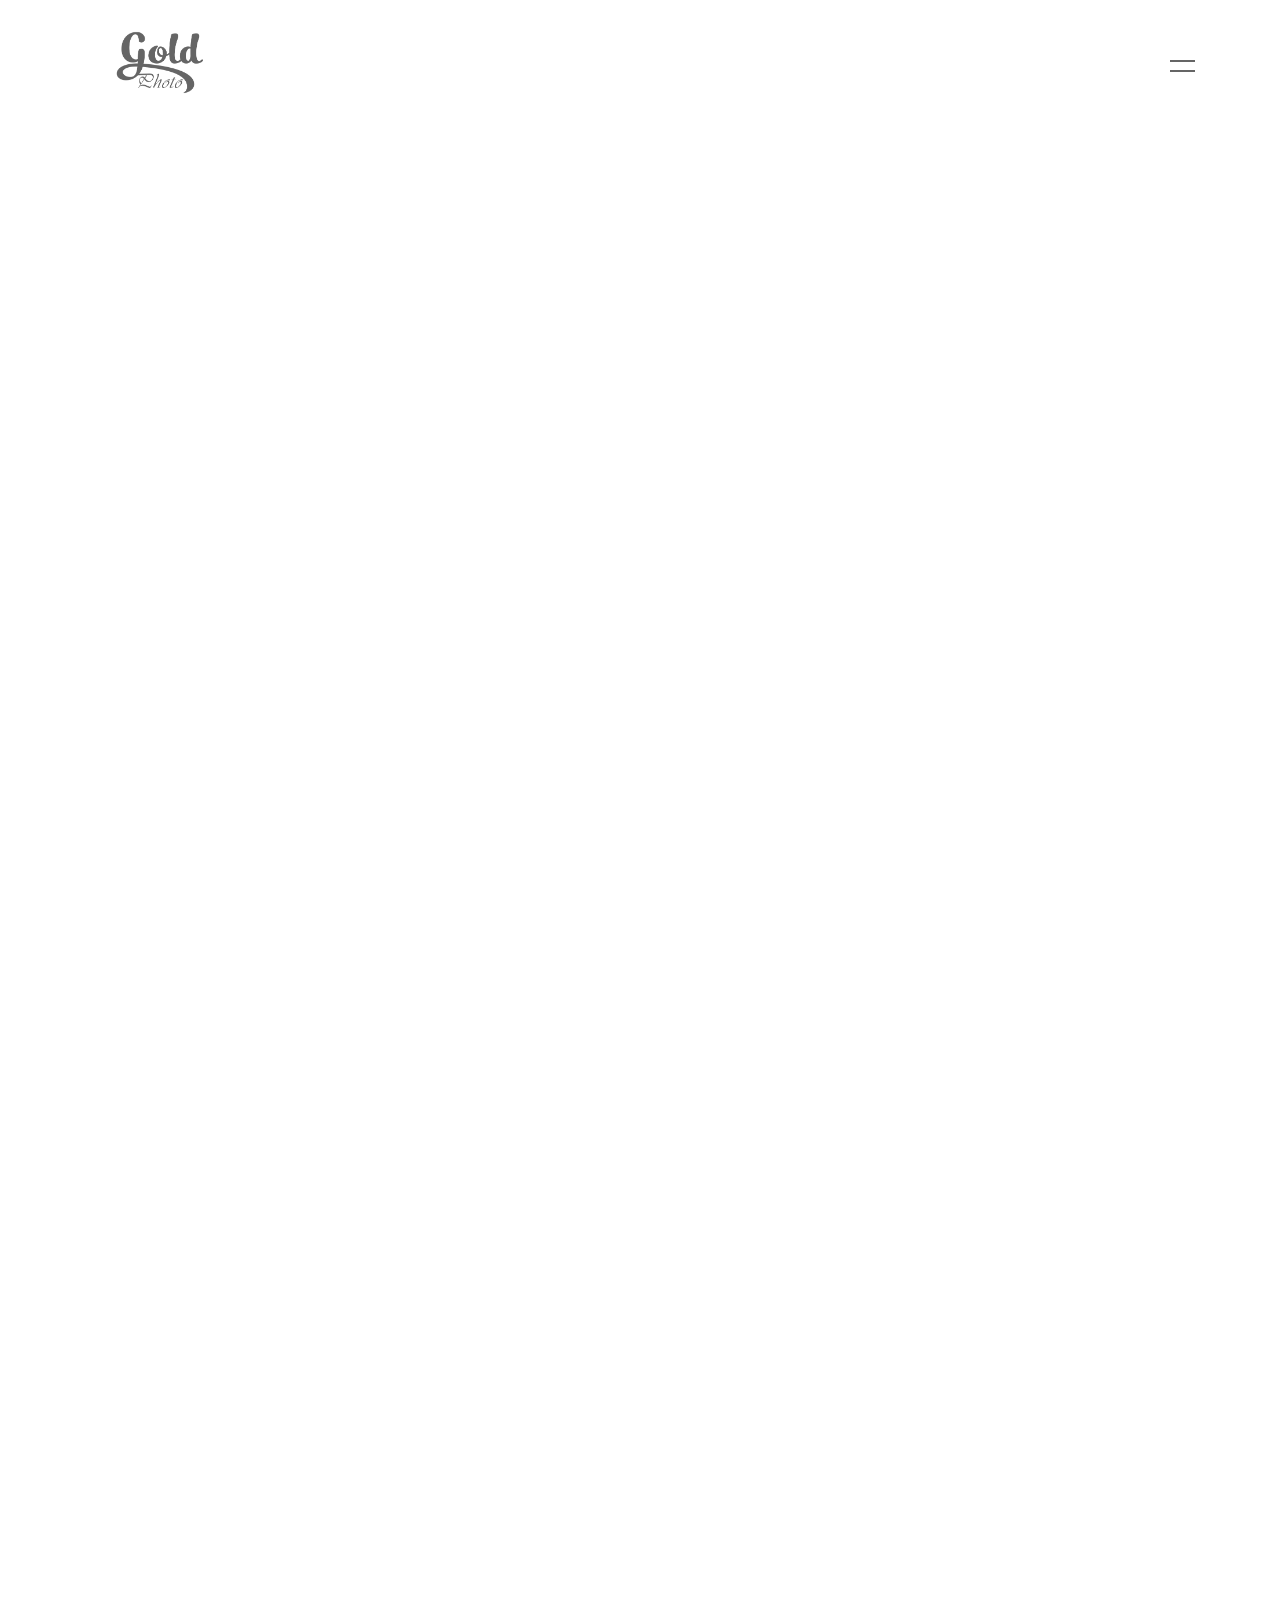
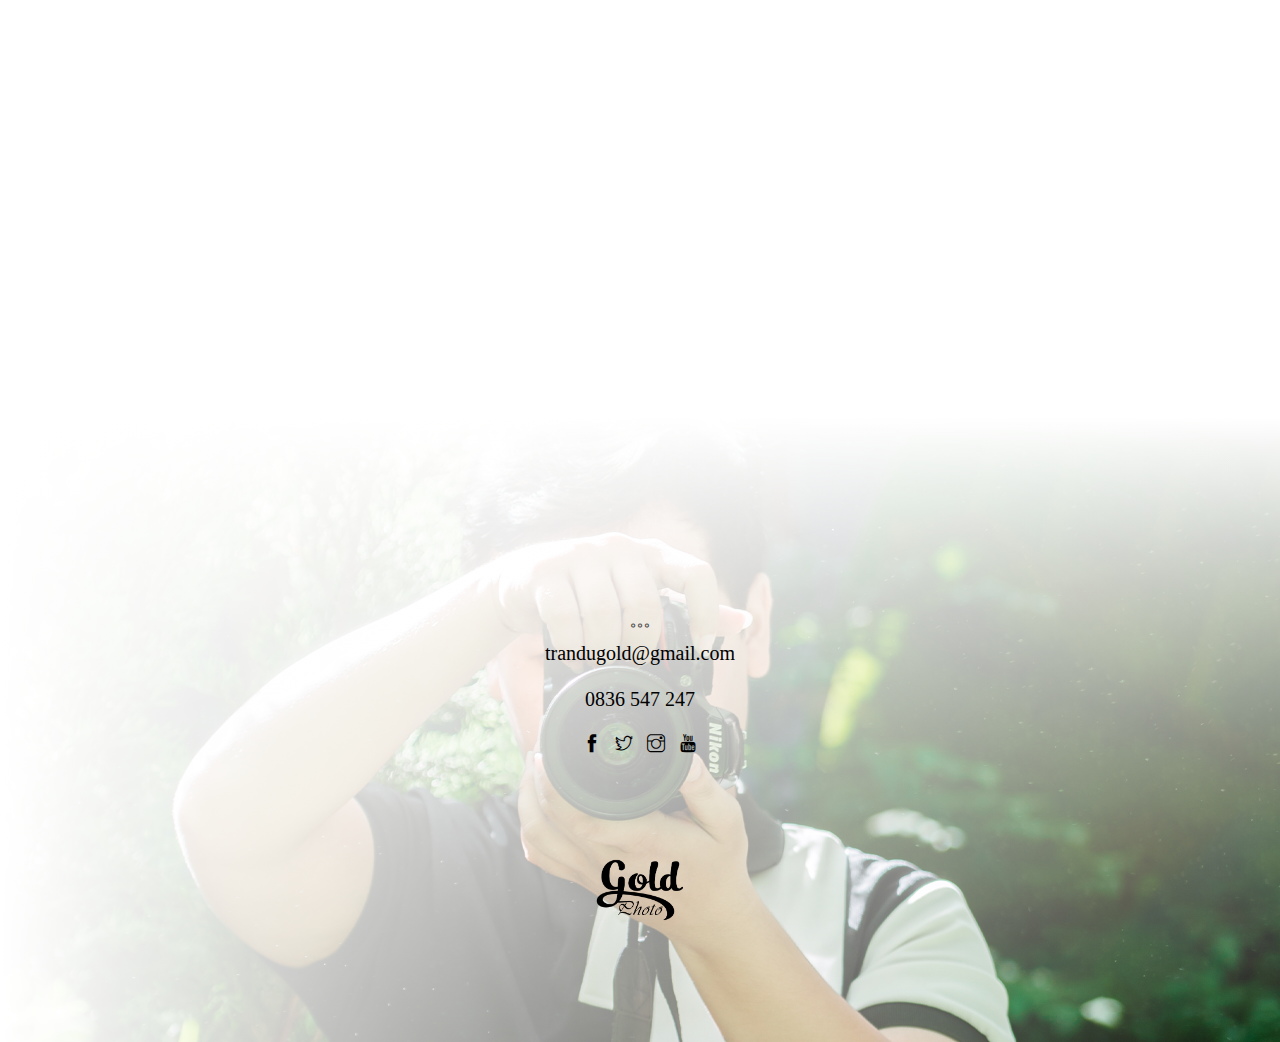
<file: product-thoitrang.html>
<!DOCTYPE html>

<html lang="en-US">



<meta http-equiv="content-type" content="text/html;charset=UTF-8" />

<head>

    <!-- Meta Tags -->

    <meta charset="UTF-8">

    <meta name="viewport" content="width=device-width, initial-scale=1, shrink-to-fit=no">



    <link rel="shortcut icon" href="uploads/2021/08/favicon.png">



    <title>Thời Trang &#8211; Gold Photographer</title>
    <meta name='robots' content='max-image-preview:large' />
    <link rel="alternate" type="application/rss+xml" title="Dorothea &raquo; Feed" href="indexd784.html?feed=rss2" />
    <link rel="alternate" type="application/rss+xml" title="Dorothea &raquo; Comments Feed"
        href="indexa6da.html?feed=comments-rss2" />
    <link rel="alternate" type="application/rss+xml" title="Dorothea &raquo; Product Photography Comments Feed"
        href="indexa3ed.html?feed=rss2&amp;p=49" />
    <script type="text/javascript">
        /* <![CDATA[ */
        window._wpemojiSettings = { "baseUrl": "https:\/\/s.w.org\/images\/core\/emoji\/15.0.3\/72x72\/", "ext": ".png", "svgUrl": "https:\/\/s.w.org\/images\/core\/emoji\/15.0.3\/svg\/", "svgExt": ".svg", "source": { "concatemoji": "https:\/\/shtheme.org\/demosd\/dorothea\/wp-includes\/js\/wp-emoji-release.min.js?ver=6.5.5" } };
        /*! This file is auto-generated */
        !function (i, n) { var o, s, e; function c(e) { try { var t = { supportTests: e, timestamp: (new Date).valueOf() }; sessionStorage.setItem(o, JSON.stringify(t)) } catch (e) { } } function p(e, t, n) { e.clearRect(0, 0, e.canvas.width, e.canvas.height), e.fillText(t, 0, 0); var t = new Uint32Array(e.getImageData(0, 0, e.canvas.width, e.canvas.height).data), r = (e.clearRect(0, 0, e.canvas.width, e.canvas.height), e.fillText(n, 0, 0), new Uint32Array(e.getImageData(0, 0, e.canvas.width, e.canvas.height).data)); return t.every(function (e, t) { return e === r[t] }) } function u(e, t, n) { switch (t) { case "flag": return n(e, "\ud83c\udff3\ufe0f\u200d\u26a7\ufe0f", "\ud83c\udff3\ufe0f\u200b\u26a7\ufe0f") ? !1 : !n(e, "\ud83c\uddfa\ud83c\uddf3", "\ud83c\uddfa\u200b\ud83c\uddf3") && !n(e, "\ud83c\udff4\udb40\udc67\udb40\udc62\udb40\udc65\udb40\udc6e\udb40\udc67\udb40\udc7f", "\ud83c\udff4\u200b\udb40\udc67\u200b\udb40\udc62\u200b\udb40\udc65\u200b\udb40\udc6e\u200b\udb40\udc67\u200b\udb40\udc7f"); case "emoji": return !n(e, "\ud83d\udc26\u200d\u2b1b", "\ud83d\udc26\u200b\u2b1b") }return !1 } function f(e, t, n) { var r = "undefined" != typeof WorkerGlobalScope && self instanceof WorkerGlobalScope ? new OffscreenCanvas(300, 150) : i.createElement("canvas"), a = r.getContext("2d", { willReadFrequently: !0 }), o = (a.textBaseline = "top", a.font = "600 32px Arial", {}); return e.forEach(function (e) { o[e] = t(a, e, n) }), o } function t(e) { var t = i.createElement("script"); t.src = e, t.defer = !0, i.head.appendChild(t) } "undefined" != typeof Promise && (o = "wpEmojiSettingsSupports", s = ["flag", "emoji"], n.supports = { everything: !0, everythingExceptFlag: !0 }, e = new Promise(function (e) { i.addEventListener("DOMContentLoaded", e, { once: !0 }) }), new Promise(function (t) { var n = function () { try { var e = JSON.parse(sessionStorage.getItem(o)); if ("object" == typeof e && "number" == typeof e.timestamp && (new Date).valueOf() < e.timestamp + 604800 && "object" == typeof e.supportTests) return e.supportTests } catch (e) { } return null }(); if (!n) { if ("undefined" != typeof Worker && "undefined" != typeof OffscreenCanvas && "undefined" != typeof URL && URL.createObjectURL && "undefined" != typeof Blob) try { var e = "postMessage(" + f.toString() + "(" + [JSON.stringify(s), u.toString(), p.toString()].join(",") + "));", r = new Blob([e], { type: "text/javascript" }), a = new Worker(URL.createObjectURL(r), { name: "wpTestEmojiSupports" }); return void (a.onmessage = function (e) { c(n = e.data), a.terminate(), t(n) }) } catch (e) { } c(n = f(s, u, p)) } t(n) }).then(function (e) { for (var t in e) n.supports[t] = e[t], n.supports.everything = n.supports.everything && n.supports[t], "flag" !== t && (n.supports.everythingExceptFlag = n.supports.everythingExceptFlag && n.supports[t]); n.supports.everythingExceptFlag = n.supports.everythingExceptFlag && !n.supports.flag, n.DOMReady = !1, n.readyCallback = function () { n.DOMReady = !0 } }).then(function () { return e }).then(function () { var e; n.supports.everything || (n.readyCallback(), (e = n.source || {}).concatemoji ? t(e.concatemoji) : e.wpemoji && e.twemoji && (t(e.twemoji), t(e.wpemoji))) })) }((window, document), window._wpemojiSettings);
        /* ]]> */
    </script>
    <style id='wp-emoji-styles-inline-css' type='text/css'>
        img.wp-smiley,
        img.emoji {
            display: inline !important;
            border: none !important;
            box-shadow: none !important;
            height: 1em !important;
            width: 1em !important;
            margin: 0 0.07em !important;
            vertical-align: -0.1em !important;
            background: none !important;
            padding: 0 !important;
        }
    </style>
    <link rel='stylesheet' id='wp-block-library-css'
        href='wp-includes/css/dist/block-library/style.minadc6.css?ver=6.5.5' media='all' />
    <style id='classic-theme-styles-inline-css' type='text/css'>
        /*! This file is auto-generated */
        .wp-block-button__link {
            color: #fff;
            background-color: #32373c;
            border-radius: 9999px;
            box-shadow: none;
            text-decoration: none;
            padding: calc(.667em + 2px) calc(1.333em + 2px);
            font-size: 1.125em
        }

        .wp-block-file__button {
            background: #32373c;
            color: #fff;
            text-decoration: none
        }
    </style>
    <style id='global-styles-inline-css' type='text/css'>
        body {
            --wp--preset--color--black: #000000;
            --wp--preset--color--cyan-bluish-gray: #abb8c3;
            --wp--preset--color--white: #ffffff;
            --wp--preset--color--pale-pink: #f78da7;
            --wp--preset--color--vivid-red: #cf2e2e;
            --wp--preset--color--luminous-vivid-orange: #ff6900;
            --wp--preset--color--luminous-vivid-amber: #fcb900;
            --wp--preset--color--light-green-cyan: #7bdcb5;
            --wp--preset--color--vivid-green-cyan: #00d084;
            --wp--preset--color--pale-cyan-blue: #8ed1fc;
            --wp--preset--color--vivid-cyan-blue: #0693e3;
            --wp--preset--color--vivid-purple: #9b51e0;
            --wp--preset--gradient--vivid-cyan-blue-to-vivid-purple: linear-gradient(135deg, rgba(6, 147, 227, 1) 0%, rgb(155, 81, 224) 100%);
            --wp--preset--gradient--light-green-cyan-to-vivid-green-cyan: linear-gradient(135deg, rgb(122, 220, 180) 0%, rgb(0, 208, 130) 100%);
            --wp--preset--gradient--luminous-vivid-amber-to-luminous-vivid-orange: linear-gradient(135deg, rgba(252, 185, 0, 1) 0%, rgba(255, 105, 0, 1) 100%);
            --wp--preset--gradient--luminous-vivid-orange-to-vivid-red: linear-gradient(135deg, rgba(255, 105, 0, 1) 0%, rgb(207, 46, 46) 100%);
            --wp--preset--gradient--very-light-gray-to-cyan-bluish-gray: linear-gradient(135deg, rgb(238, 238, 238) 0%, rgb(169, 184, 195) 100%);
            --wp--preset--gradient--cool-to-warm-spectrum: linear-gradient(135deg, rgb(74, 234, 220) 0%, rgb(151, 120, 209) 20%, rgb(207, 42, 186) 40%, rgb(238, 44, 130) 60%, rgb(251, 105, 98) 80%, rgb(254, 248, 76) 100%);
            --wp--preset--gradient--blush-light-purple: linear-gradient(135deg, rgb(255, 206, 236) 0%, rgb(152, 150, 240) 100%);
            --wp--preset--gradient--blush-bordeaux: linear-gradient(135deg, rgb(254, 205, 165) 0%, rgb(254, 45, 45) 50%, rgb(107, 0, 62) 100%);
            --wp--preset--gradient--luminous-dusk: linear-gradient(135deg, rgb(255, 203, 112) 0%, rgb(199, 81, 192) 50%, rgb(65, 88, 208) 100%);
            --wp--preset--gradient--pale-ocean: linear-gradient(135deg, rgb(255, 245, 203) 0%, rgb(182, 227, 212) 50%, rgb(51, 167, 181) 100%);
            --wp--preset--gradient--electric-grass: linear-gradient(135deg, rgb(202, 248, 128) 0%, rgb(113, 206, 126) 100%);
            --wp--preset--gradient--midnight: linear-gradient(135deg, rgb(2, 3, 129) 0%, rgb(40, 116, 252) 100%);
            --wp--preset--font-size--small: 13px;
            --wp--preset--font-size--medium: 20px;
            --wp--preset--font-size--large: 36px;
            --wp--preset--font-size--x-large: 42px;
            --wp--preset--spacing--20: 0.44rem;
            --wp--preset--spacing--30: 0.67rem;
            --wp--preset--spacing--40: 1rem;
            --wp--preset--spacing--50: 1.5rem;
            --wp--preset--spacing--60: 2.25rem;
            --wp--preset--spacing--70: 3.38rem;
            --wp--preset--spacing--80: 5.06rem;
            --wp--preset--shadow--natural: 6px 6px 9px rgba(0, 0, 0, 0.2);
            --wp--preset--shadow--deep: 12px 12px 50px rgba(0, 0, 0, 0.4);
            --wp--preset--shadow--sharp: 6px 6px 0px rgba(0, 0, 0, 0.2);
            --wp--preset--shadow--outlined: 6px 6px 0px -3px rgba(255, 255, 255, 1), 6px 6px rgba(0, 0, 0, 1);
            --wp--preset--shadow--crisp: 6px 6px 0px rgba(0, 0, 0, 1);
        }

        :where(.is-layout-flex) {
            gap: 0.5em;
        }

        :where(.is-layout-grid) {
            gap: 0.5em;
        }

        body .is-layout-flex {
            display: flex;
        }

        body .is-layout-flex {
            flex-wrap: wrap;
            align-items: center;
        }

        body .is-layout-flex>* {
            margin: 0;
        }

        body .is-layout-grid {
            display: grid;
        }

        body .is-layout-grid>* {
            margin: 0;
        }

        :where(.wp-block-columns.is-layout-flex) {
            gap: 2em;
        }

        :where(.wp-block-columns.is-layout-grid) {
            gap: 2em;
        }

        :where(.wp-block-post-template.is-layout-flex) {
            gap: 1.25em;
        }

        :where(.wp-block-post-template.is-layout-grid) {
            gap: 1.25em;
        }

        .has-black-color {
            color: var(--wp--preset--color--black) !important;
        }

        .has-cyan-bluish-gray-color {
            color: var(--wp--preset--color--cyan-bluish-gray) !important;
        }

        .has-white-color {
            color: var(--wp--preset--color--white) !important;
        }

        .has-pale-pink-color {
            color: var(--wp--preset--color--pale-pink) !important;
        }

        .has-vivid-red-color {
            color: var(--wp--preset--color--vivid-red) !important;
        }

        .has-luminous-vivid-orange-color {
            color: var(--wp--preset--color--luminous-vivid-orange) !important;
        }

        .has-luminous-vivid-amber-color {
            color: var(--wp--preset--color--luminous-vivid-amber) !important;
        }

        .has-light-green-cyan-color {
            color: var(--wp--preset--color--light-green-cyan) !important;
        }

        .has-vivid-green-cyan-color {
            color: var(--wp--preset--color--vivid-green-cyan) !important;
        }

        .has-pale-cyan-blue-color {
            color: var(--wp--preset--color--pale-cyan-blue) !important;
        }

        .has-vivid-cyan-blue-color {
            color: var(--wp--preset--color--vivid-cyan-blue) !important;
        }

        .has-vivid-purple-color {
            color: var(--wp--preset--color--vivid-purple) !important;
        }

        .has-black-background-color {
            background-color: var(--wp--preset--color--black) !important;
        }

        .has-cyan-bluish-gray-background-color {
            background-color: var(--wp--preset--color--cyan-bluish-gray) !important;
        }

        .has-white-background-color {
            background-color: var(--wp--preset--color--white) !important;
        }

        .has-pale-pink-background-color {
            background-color: var(--wp--preset--color--pale-pink) !important;
        }

        .has-vivid-red-background-color {
            background-color: var(--wp--preset--color--vivid-red) !important;
        }

        .has-luminous-vivid-orange-background-color {
            background-color: var(--wp--preset--color--luminous-vivid-orange) !important;
        }

        .has-luminous-vivid-amber-background-color {
            background-color: var(--wp--preset--color--luminous-vivid-amber) !important;
        }

        .has-light-green-cyan-background-color {
            background-color: var(--wp--preset--color--light-green-cyan) !important;
        }

        .has-vivid-green-cyan-background-color {
            background-color: var(--wp--preset--color--vivid-green-cyan) !important;
        }

        .has-pale-cyan-blue-background-color {
            background-color: var(--wp--preset--color--pale-cyan-blue) !important;
        }

        .has-vivid-cyan-blue-background-color {
            background-color: var(--wp--preset--color--vivid-cyan-blue) !important;
        }

        .has-vivid-purple-background-color {
            background-color: var(--wp--preset--color--vivid-purple) !important;
        }

        .has-black-border-color {
            border-color: var(--wp--preset--color--black) !important;
        }

        .has-cyan-bluish-gray-border-color {
            border-color: var(--wp--preset--color--cyan-bluish-gray) !important;
        }

        .has-white-border-color {
            border-color: var(--wp--preset--color--white) !important;
        }

        .has-pale-pink-border-color {
            border-color: var(--wp--preset--color--pale-pink) !important;
        }

        .has-vivid-red-border-color {
            border-color: var(--wp--preset--color--vivid-red) !important;
        }

        .has-luminous-vivid-orange-border-color {
            border-color: var(--wp--preset--color--luminous-vivid-orange) !important;
        }

        .has-luminous-vivid-amber-border-color {
            border-color: var(--wp--preset--color--luminous-vivid-amber) !important;
        }

        .has-light-green-cyan-border-color {
            border-color: var(--wp--preset--color--light-green-cyan) !important;
        }

        .has-vivid-green-cyan-border-color {
            border-color: var(--wp--preset--color--vivid-green-cyan) !important;
        }

        .has-pale-cyan-blue-border-color {
            border-color: var(--wp--preset--color--pale-cyan-blue) !important;
        }

        .has-vivid-cyan-blue-border-color {
            border-color: var(--wp--preset--color--vivid-cyan-blue) !important;
        }

        .has-vivid-purple-border-color {
            border-color: var(--wp--preset--color--vivid-purple) !important;
        }

        .has-vivid-cyan-blue-to-vivid-purple-gradient-background {
            background: var(--wp--preset--gradient--vivid-cyan-blue-to-vivid-purple) !important;
        }

        .has-light-green-cyan-to-vivid-green-cyan-gradient-background {
            background: var(--wp--preset--gradient--light-green-cyan-to-vivid-green-cyan) !important;
        }

        .has-luminous-vivid-amber-to-luminous-vivid-orange-gradient-background {
            background: var(--wp--preset--gradient--luminous-vivid-amber-to-luminous-vivid-orange) !important;
        }

        .has-luminous-vivid-orange-to-vivid-red-gradient-background {
            background: var(--wp--preset--gradient--luminous-vivid-orange-to-vivid-red) !important;
        }

        .has-very-light-gray-to-cyan-bluish-gray-gradient-background {
            background: var(--wp--preset--gradient--very-light-gray-to-cyan-bluish-gray) !important;
        }

        .has-cool-to-warm-spectrum-gradient-background {
            background: var(--wp--preset--gradient--cool-to-warm-spectrum) !important;
        }

        .has-blush-light-purple-gradient-background {
            background: var(--wp--preset--gradient--blush-light-purple) !important;
        }

        .has-blush-bordeaux-gradient-background {
            background: var(--wp--preset--gradient--blush-bordeaux) !important;
        }

        .has-luminous-dusk-gradient-background {
            background: var(--wp--preset--gradient--luminous-dusk) !important;
        }

        .has-pale-ocean-gradient-background {
            background: var(--wp--preset--gradient--pale-ocean) !important;
        }

        .has-electric-grass-gradient-background {
            background: var(--wp--preset--gradient--electric-grass) !important;
        }

        .has-midnight-gradient-background {
            background: var(--wp--preset--gradient--midnight) !important;
        }

        .has-small-font-size {
            font-size: var(--wp--preset--font-size--small) !important;
        }

        .has-medium-font-size {
            font-size: var(--wp--preset--font-size--medium) !important;
        }

        .has-large-font-size {
            font-size: var(--wp--preset--font-size--large) !important;
        }

        .has-x-large-font-size {
            font-size: var(--wp--preset--font-size--x-large) !important;
        }

        .wp-block-navigation a:where(:not(.wp-element-button)) {
            color: inherit;
        }

        :where(.wp-block-post-template.is-layout-flex) {
            gap: 1.25em;
        }

        :where(.wp-block-post-template.is-layout-grid) {
            gap: 1.25em;
        }

        :where(.wp-block-columns.is-layout-flex) {
            gap: 2em;
        }

        :where(.wp-block-columns.is-layout-grid) {
            gap: 2em;
        }

        .wp-block-pullquote {
            font-size: 1.5em;
            line-height: 1.6;
        }
    </style>
    <link rel='stylesheet' id='contact-form-7-css'
        href='wp-content/plugins/contact-form-7/includes/css/stylesce52.css?ver=5.0.2' media='all' />
    <link rel='stylesheet' id='animate-css' href='wp-content/themes/dorothea/assets/css/animateadc6.css?ver=6.5.5'
        media='all' />
    <link rel='stylesheet' id='themify-icons-css'
        href='wp-content/themes/dorothea/assets/css/themify-iconsadc6.css?ver=6.5.5' media='all' />
    <link rel='stylesheet' id='bootstrap-css' href='wp-content/themes/dorothea/assets/css/bootstrapadc6.css?ver=6.5.5'
        media='all' />
    <link rel='stylesheet' id='flexslider-css' href='wp-content/themes/dorothea/assets/css/flexslideradc6.css?ver=6.5.5'
        media='all' />
    <link rel='stylesheet' id='fancybox-css' href='wp-content/themes/dorothea/assets/css/fancybox.minadc6.css?ver=6.5.5'
        media='all' />
    <link rel='stylesheet' id='dorothea-style-css' href='wp-content/themes/dorothea/assets/css/styleadc6.css?ver=6.5.5'
        media='all' />
    <link rel='stylesheet' id='dorothea-css-css' href='wp-content/themes/dorothea/stylead12.css?ver=2021-08-03'
        media='all' />
    <script src="wp-includes/js/jquery/jquery.minf43b.js?ver=3.7.1" id="jquery-core-js"></script>
    <script src="wp-includes/js/jquery/jquery-migrate.min5589.js?ver=3.4.1" id="jquery-migrate-js"></script>
    <link rel="https://api.w.org/" href="index52f0.json?rest_route=/" />
    <link rel="EditURI" type="application/rsd+xml" title="RSD" href="xmlrpc0db0.php?rsd" />
    <meta name="generator" content="WordPress 6.5.5" />
    <link rel="canonical" href="index0be4.html?service=product-photography" />
    <link rel='shortlink' href='index0012.html?p=49' />
    <link rel="alternate" type="application/json+oembed"
        href="indexce24.json?rest_route=%2Foembed%2F1.0%2Fembed&amp;url=https%3A%2F%2Fshtheme.org%2Fdemosd%2Fdorothea%2F%3Fservice%3Dproduct-photography" />
    <link rel="alternate" type="text/xml+oembed"
        href="indexcac1.php?rest_route=%2Foembed%2F1.0%2Fembed&amp;url=https%3A%2F%2Fshtheme.org%2Fdemosd%2Fdorothea%2F%3Fservice%3Dproduct-photography&amp;format=xml" />
    <link rel="stylesheet" href="in/style.css" />
    <!-- edit gold -->



</head>

<body class="service-template-default single single-service postid-49 elementor-default elementor-kit-143">

    <div class="preloader-bg"></div>
    <div id="preloader">
        <div id="preloader-status">
            <div class="preloader-position loader"> <span></span> </div>
        </div>
    </div>
    <!-- Progress-wrapp scroll-button -->
    <div class="progress-wrap">
        <svg class="progress-circle svg-content" width="100%" height="100%" viewBox="-1 -1 102 102">
            <path d="M50,1 a49,49 0 0,1 0,98 a49,49 0 0,1 0,-98" />
        </svg>
    </div>
    <!-- Menu -->
    <nav class="dorothea-menu" id="ann-navbar-spy">
        <div class="dorothea-menu-inner" id="ann-navbar">
            <ul class=" list-unstyled ">
                <li id="menu-item-73"
                    class="menu-item menu-item-type-post_type menu-item-object-page menu-item-home current-menu-item page_item page-item-57 current_page_item menu-item-73 active">
                    <a title="Home" href="index.html">Home</a>
                </li>
                <li id="menu-item-70" class="menu-item menu-item-type-post_type menu-item-object-page menu-item-70"><a
                        title="About" href="about.html">About</a></li>
                <li id="menu-item-75" class="menu-item menu-item-type-post_type menu-item-object-page menu-item-75"><a
                        title="Services" href="services.html">Services</a></li>
                <li id="menu-item-74" class="menu-item menu-item-type-post_type menu-item-object-page menu-item-74"><a
                        title="Portfolio" href="gallery.html">Portfolio</a></li>
                <li id="menu-item-72" class="menu-item menu-item-type-post_type menu-item-object-page menu-item-72"><a
                        title="Feedback" href="feedback.html">Feedback</a></li>
                <li id="menu-item-69" class="menu-item menu-item-type-post_type menu-item-object-page menu-item-69"><a
                        title="Blog" href="blog.html">Blog</a></li>
                <li id="menu-item-71" class="menu-item menu-item-type-post_type menu-item-object-page menu-item-71"><a
                        title="Contact" href="contact.html">Contact</a></li>
            </ul>
        </div>
    </nav>
    <!-- Header -->
    <header class="dorothea-header">
        <div class="container">
            <div class="row align-items-center">
                <!-- Logo -->
                <div class="col-6 col-md-6 dorothea-logo-wrap">
                    <a href="index.html" class="dorothea-logo"><img src="uploads/2021/08/logo.png"
                            alt=""></a>
                </div>
                <!-- Menu Burger -->
                <div class="col-6 col-md-6 text-right dorothea-menu-burger-wrap"> <a href="#"
                        class="dorothea-nav-toggle ann-js-dorothea-nav-toggle"><i></i></a> </div>
            </div>
        </div>
    </header>
    <div class="section-banner">

        <div class="container">

            <div class="row">

                <div class="col-md-12 text-center"> <span class="dorothea-heading-meta animate-box"
                        data-animate-effect="fadeInUp">Trang mẫu</span>

                    <h2 class="dorothea-heading animate-box" data-animate-effect="fadeInUp">Thời Trang Photography</h2>
                </div>

            </div>

            <div class="row">
                <div class="col-md-12 mb-30 animate-box" data-animate-effect="fadeInUp">
                    <p>Dịch vụ chụp ảnh thời trang tạo ra những bức hình chuyên nghiệp và sáng tạo.</p>
                    <p>Đội ngũ nhiếp ảnh gia giàu kinh nghiệm và thiết bị hiện đại.</p>
                    <p>Tư vấn từ khâu lên ý tưởng, chọn trang phục, trang điểm đến bối cảnh chụp.</p>
                    <p>Sự kết hợp tinh tế giữa nghệ thuật và thời trang, giúp khách hàng tự tin thể hiện cá tính.</p>
                    <p>Cam kết đem đến những bức ảnh chất lượng cao, ấn tượng và độc đáo.</p>
                </div>
            </div>
            <div class="row align-items-stretch dorothea-photos"> 
                <div class="col-12">
                    <div class="row align-items-stretch">
                        <div class="col-12 col-md-6 animate-box" data-animate-effect="fadeInUp">
                            <a href="product-img/thoitrang/TKD_2803.jpg" class="d-block dorothea-photo-item"
                                data-fancybox="gallery"> <img fetchpriority="high" decoding="async"
                                    src="product-img/thoitrang/TKD_2803.jpg" alt="" width="1200" height="675"
                                    class="alignnone size-full wp-image-37" srcset="product-img/thoitrang/TKD_2803.jpg" /> </a>
                        </div>
                        <div class="col-12 col-md-6 animate-box" data-animate-effect="fadeInUp">
                            <a href="product-img/thoitrang/TKD_2806.jpg" class="d-block dorothea-photo-item"
                                data-fancybox="gallery"> <img decoding="async" src="product-img/thoitrang/TKD_2806.jpg" alt=""
                                    width="1600" height="900" class="alignnone size-full wp-image-38"
                                    srcset="product-img/thoitrang/TKD_2806.jpg" /> </a>
                        </div>
                        <div class="col-12 col-md-6 animate-box" data-animate-effect="fadeInUp">
                            <a href="product-img/thoitrang/TKD_2817.jpg" class="d-block dorothea-photo-item"
                                data-fancybox="gallery"> <img decoding="async" src="product-img/thoitrang/TKD_2817.jpg" alt=""
                                    width="1200" height="675" class="alignnone size-full wp-image-39"
                                    srcset="product-img/thoitrang/TKD_2817.jpg" /> </a>
                        </div>
                        <div class="col-12 col-md-6 animate-box" data-animate-effect="fadeInUp">
                            <a href="product-img/thoitrang/TKD_2845.jpg" class="d-block dorothea-photo-item"
                                data-fancybox="gallery"> <img loading="lazy" decoding="async"
                                    src="product-img/thoitrang/TKD_2845.jpg" alt="" width="1200" height="675"
                                    class="alignnone size-full wp-image-40" srcset="product-img/thoitrang/TKD_2845.jpg" /> </a>
                        </div>
                    </div>
                </div>
            </div>

            <div class="row align-items-stretch dorothea-photos">
                <div class="col-12">
                    <div class="row align-items-stretch">
                        <div class="col-12 col-md-6 animate-box" data-animate-effect="fadeInUp">
                            <a href="product-img/thoitrang/TKD_2878.jpg" class="d-block dorothea-photo-item"
                                data-fancybox="gallery"> <img fetchpriority="high" decoding="async"
                                    src="product-img/thoitrang/TKD_2878.jpg" /> </a>
                        </div>
                        <div class="col-12 col-md-6 animate-box" data-animate-effect="fadeInUp">
                            <a href="product-img/thoitrang/TKD_2879.jpg" class="d-block dorothea-photo-item"
                                data-fancybox="gallery"> <img decoding="async" src="product-img/thoitrang/TKD_2879.jpg" /> </a>
                        </div>
                        <div class="col-12 col-md-6 animate-box" data-animate-effect="fadeInUp">
                            <a href="product-img/thoitrang/TKD_2880.jpg" class="d-block dorothea-photo-item"
                                data-fancybox="gallery"> <img decoding="async" src="product-img/thoitrang/TKD_2880.jpg" /> </a>
                        </div>
                        <div class="col-12 col-md-6 animate-box" data-animate-effect="fadeInUp">
                            <a href="product-img/thoitrang/TKD_2881.jpg" class="d-block dorothea-photo-item"
                                data-fancybox="gallery"> <img loading="lazy" decoding="async"
                                    src="product-img/thoitrang/TKD_2881.jpg" /> </a>
                        </div>
                    </div>
                </div>
            </div>

        </div>

    </div>



    <div id="dorothea-footer" class="section-banner background-image"
        style="background: url('uploads/2021/08/bg.jpg') center center; background-size: cover;">
        <div class="top-fade"></div>
        <div class="left-fade"></div>
        <div class="wrap-text"> <i class="ti-more"></i>
            <div>
                <div class="textwidget custom-html-widget">
                    <p><a href="mailto:trandugold@gmail.com" class="mail">trandugold@gmail.com</a></p>
                    <p><a href="tel:0836547247" class="phone">0836 547 247</a></p>
                    <ul class="social-network">
                        <li><a href="https://www.facebook.com/TranDuGoLd"><i class="ti-facebook"></i></a></li>
                        <li><a href="#"><i class="ti-twitter"></i></a></li>
                        <li><a href="#"><i class="ti-instagram"></i></a></li>
                        <li><a href="https://www.youtube.com/TranDuGoLd"><i class="ti-youtube"></i></a></li>
                    </ul>
                </div>
            </div>
            <div><img src="uploads/2021/08/logo.png" class="logo-row" alt=""></div>

            <script type="text/javascript" id="contact-form-7-js-extra">
                /* <![CDATA[ */
                var wpcf7 = { "apiSettings": { "root": "https:\/\/shtheme.org\/demosd\/dorothea\/index.php?rest_route=\/contact-form-7\/v1", "namespace": "contact-form-7\/v1" }, "recaptcha": { "messages": { "empty": "Please verify that you are not a robot." } } };
                /* ]]> */
            </script>
            <script src="wp-content/plugins/contact-form-7/includes/js/scriptsce52.js?ver=5.0.2"
                id="contact-form-7-js"></script>
            <script src="wp-includes/js/comment-reply.minadc6.js?ver=6.5.5" id="comment-reply-js" async="async"
                data-wp-strategy="async"></script>
            <script src="wp-content/themes/dorothea/assets/js/jquery.minadc6.js?ver=6.5.5"
                id="jquery-v2.2.4-js"></script>
            <script src="wp-content/themes/dorothea/assets/js/modernizr-2.6.2.minadc6.js?ver=6.5.5"
                id="modernizr-js"></script>
            <script src="wp-content/themes/dorothea/assets/js/jquery.easing.1.3adc6.js?ver=6.5.5"
                id="jquery-easing-js"></script>
            <script src="wp-content/themes/dorothea/assets/js/bootstrap.minadc6.js?ver=6.5.5"
                id="bootstrap-js"></script>
            <script src="wp-content/themes/dorothea/assets/js/jquery.waypoints.minadc6.js?ver=6.5.5"
                id="jquery-waypoints-js"></script>
            <script src="wp-content/themes/dorothea/assets/js/jquery.flexslider-minadc6.js?ver=6.5.5"
                id="jquery-flexslider-js"></script>
            <script src="wp-content/themes/dorothea/assets/js/sticky-kit.minadc6.js?ver=6.5.5"
                id="sticky-kit-js"></script>
            <script src="wp-content/themes/dorothea/assets/js/jquery.fancybox.minadc6.js?ver=6.5.5"
                id="jquery-fancybox-js"></script>
            <script src="wp-content/themes/dorothea/assets/js/smooth-scroll.minadc6.js?ver=6.5.5"
                id="smooth-scroll-js"></script>
            <script src="wp-content/themes/dorothea/assets/js/mainadc6.js?ver=6.5.5" id="dorothea-main-js"></script>
</body>

</html>
</file>
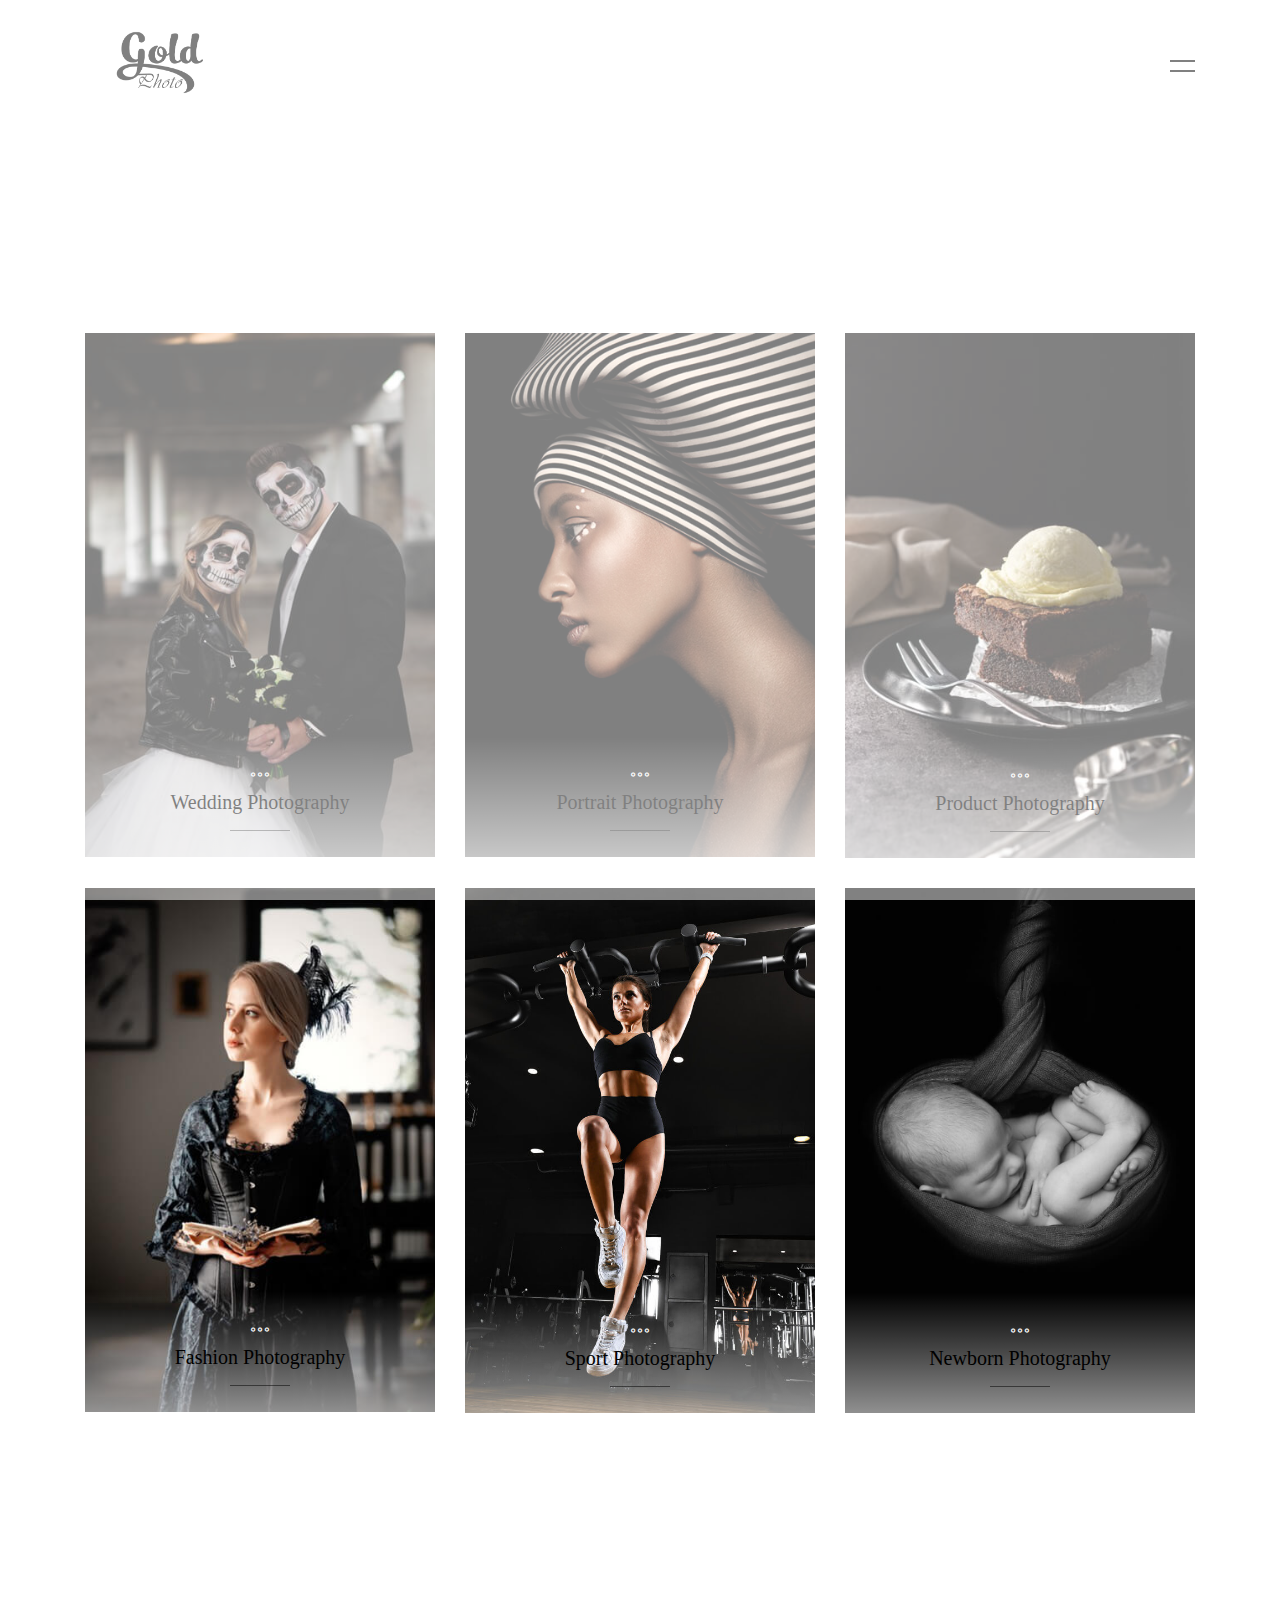
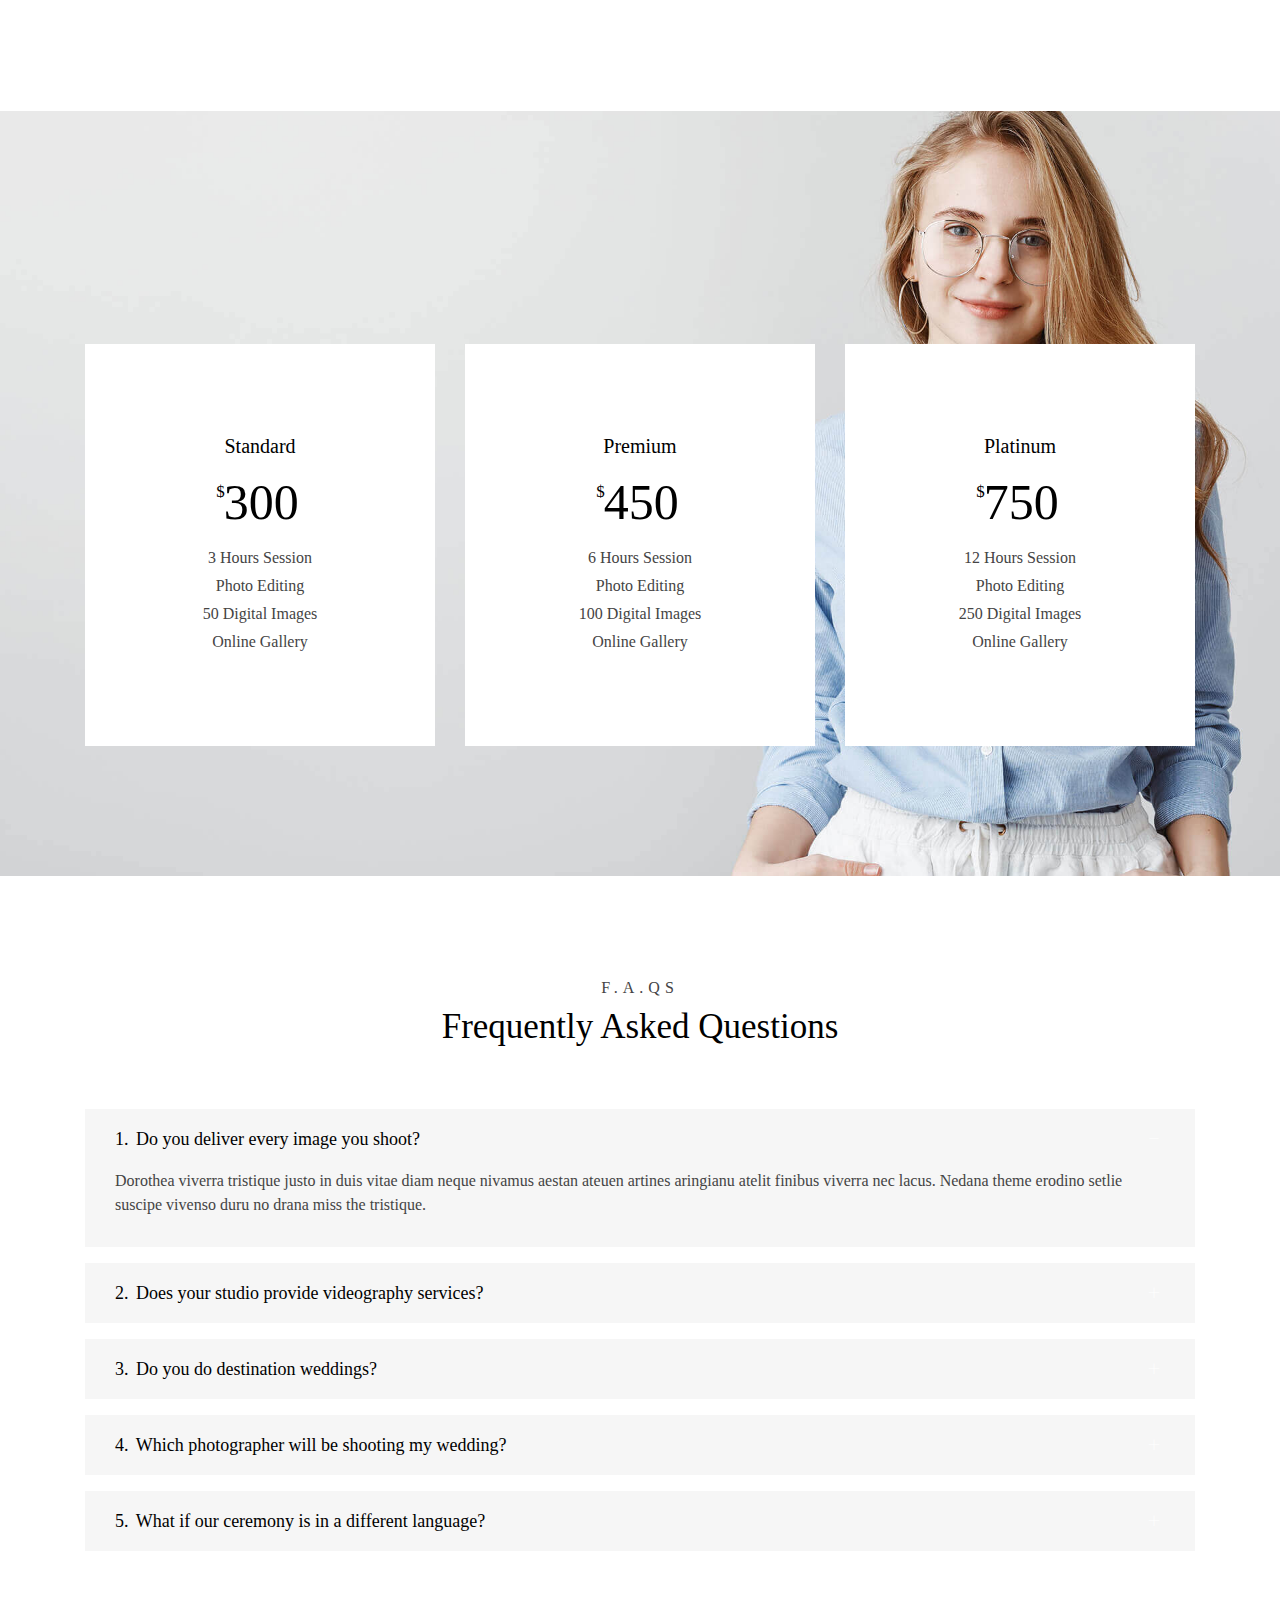
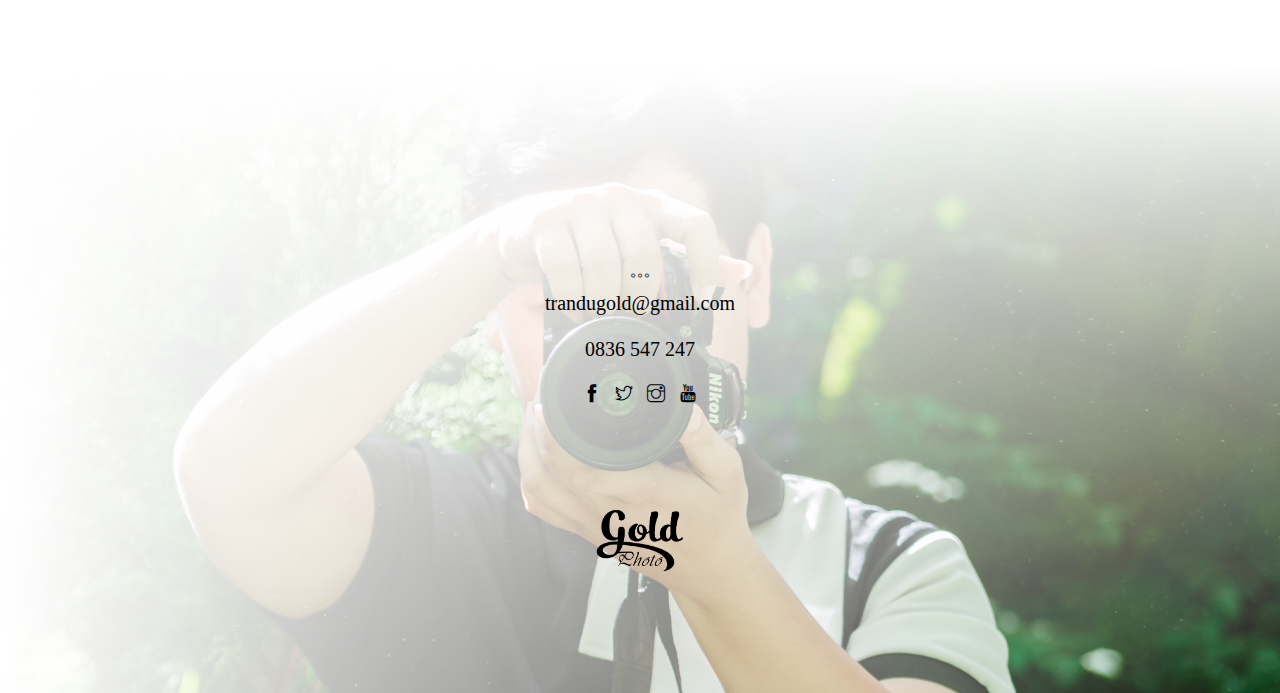
<file: services.html>
<!DOCTYPE html>

<html lang="en-US">



<meta http-equiv="content-type" content="text/html;charset=UTF-8" />

<head>

	<!-- Meta Tags -->

	<meta charset="UTF-8">

	<meta name="viewport" content="width=device-width, initial-scale=1, shrink-to-fit=no">



	<link rel="shortcut icon" href="uploads/2021/08/favicon.png">



	<title>Services &#8211; Dorothea</title>
	<meta name='robots' content='max-image-preview:large' />
	<link rel="alternate" type="application/rss+xml" title="Dorothea &raquo; Feed" href="indexd784.html?feed=rss2" />
	<link rel="alternate" type="application/rss+xml" title="Dorothea &raquo; Comments Feed"
		href="indexa6da.html?feed=comments-rss2" />
	<script type="text/javascript">
		/* <![CDATA[ */
		window._wpemojiSettings = { "baseUrl": "https:\/\/s.w.org\/images\/core\/emoji\/15.0.3\/72x72\/", "ext": ".png", "svgUrl": "https:\/\/s.w.org\/images\/core\/emoji\/15.0.3\/svg\/", "svgExt": ".svg", "source": { "concatemoji": "https:\/\/shtheme.org\/demosd\/dorothea\/wp-includes\/js\/wp-emoji-release.min.js?ver=6.5.5" } };
		/*! This file is auto-generated */
		!function (i, n) { var o, s, e; function c(e) { try { var t = { supportTests: e, timestamp: (new Date).valueOf() }; sessionStorage.setItem(o, JSON.stringify(t)) } catch (e) { } } function p(e, t, n) { e.clearRect(0, 0, e.canvas.width, e.canvas.height), e.fillText(t, 0, 0); var t = new Uint32Array(e.getImageData(0, 0, e.canvas.width, e.canvas.height).data), r = (e.clearRect(0, 0, e.canvas.width, e.canvas.height), e.fillText(n, 0, 0), new Uint32Array(e.getImageData(0, 0, e.canvas.width, e.canvas.height).data)); return t.every(function (e, t) { return e === r[t] }) } function u(e, t, n) { switch (t) { case "flag": return n(e, "\ud83c\udff3\ufe0f\u200d\u26a7\ufe0f", "\ud83c\udff3\ufe0f\u200b\u26a7\ufe0f") ? !1 : !n(e, "\ud83c\uddfa\ud83c\uddf3", "\ud83c\uddfa\u200b\ud83c\uddf3") && !n(e, "\ud83c\udff4\udb40\udc67\udb40\udc62\udb40\udc65\udb40\udc6e\udb40\udc67\udb40\udc7f", "\ud83c\udff4\u200b\udb40\udc67\u200b\udb40\udc62\u200b\udb40\udc65\u200b\udb40\udc6e\u200b\udb40\udc67\u200b\udb40\udc7f"); case "emoji": return !n(e, "\ud83d\udc26\u200d\u2b1b", "\ud83d\udc26\u200b\u2b1b") }return !1 } function f(e, t, n) { var r = "undefined" != typeof WorkerGlobalScope && self instanceof WorkerGlobalScope ? new OffscreenCanvas(300, 150) : i.createElement("canvas"), a = r.getContext("2d", { willReadFrequently: !0 }), o = (a.textBaseline = "top", a.font = "600 32px Arial", {}); return e.forEach(function (e) { o[e] = t(a, e, n) }), o } function t(e) { var t = i.createElement("script"); t.src = e, t.defer = !0, i.head.appendChild(t) } "undefined" != typeof Promise && (o = "wpEmojiSettingsSupports", s = ["flag", "emoji"], n.supports = { everything: !0, everythingExceptFlag: !0 }, e = new Promise(function (e) { i.addEventListener("DOMContentLoaded", e, { once: !0 }) }), new Promise(function (t) { var n = function () { try { var e = JSON.parse(sessionStorage.getItem(o)); if ("object" == typeof e && "number" == typeof e.timestamp && (new Date).valueOf() < e.timestamp + 604800 && "object" == typeof e.supportTests) return e.supportTests } catch (e) { } return null }(); if (!n) { if ("undefined" != typeof Worker && "undefined" != typeof OffscreenCanvas && "undefined" != typeof URL && URL.createObjectURL && "undefined" != typeof Blob) try { var e = "postMessage(" + f.toString() + "(" + [JSON.stringify(s), u.toString(), p.toString()].join(",") + "));", r = new Blob([e], { type: "text/javascript" }), a = new Worker(URL.createObjectURL(r), { name: "wpTestEmojiSupports" }); return void (a.onmessage = function (e) { c(n = e.data), a.terminate(), t(n) }) } catch (e) { } c(n = f(s, u, p)) } t(n) }).then(function (e) { for (var t in e) n.supports[t] = e[t], n.supports.everything = n.supports.everything && n.supports[t], "flag" !== t && (n.supports.everythingExceptFlag = n.supports.everythingExceptFlag && n.supports[t]); n.supports.everythingExceptFlag = n.supports.everythingExceptFlag && !n.supports.flag, n.DOMReady = !1, n.readyCallback = function () { n.DOMReady = !0 } }).then(function () { return e }).then(function () { var e; n.supports.everything || (n.readyCallback(), (e = n.source || {}).concatemoji ? t(e.concatemoji) : e.wpemoji && e.twemoji && (t(e.twemoji), t(e.wpemoji))) })) }((window, document), window._wpemojiSettings);
		/* ]]> */
	</script>
	<style id='wp-emoji-styles-inline-css' type='text/css'>
		img.wp-smiley,
		img.emoji {
			display: inline !important;
			border: none !important;
			box-shadow: none !important;
			height: 1em !important;
			width: 1em !important;
			margin: 0 0.07em !important;
			vertical-align: -0.1em !important;
			background: none !important;
			padding: 0 !important;
		}
	</style>
	<link rel='stylesheet' id='wp-block-library-css'
		href='wp-includes/css/dist/block-library/style.minadc6.css?ver=6.5.5' media='all' />
	<style id='classic-theme-styles-inline-css' type='text/css'>
		/*! This file is auto-generated */
		.wp-block-button__link {
			color: #fff;
			background-color: #32373c;
			border-radius: 9999px;
			box-shadow: none;
			text-decoration: none;
			padding: calc(.667em + 2px) calc(1.333em + 2px);
			font-size: 1.125em
		}

		.wp-block-file__button {
			background: #32373c;
			color: #fff;
			text-decoration: none
		}
	</style>
	<style id='global-styles-inline-css' type='text/css'>
		body {
			--wp--preset--color--black: #000000;
			--wp--preset--color--cyan-bluish-gray: #abb8c3;
			--wp--preset--color--white: #ffffff;
			--wp--preset--color--pale-pink: #f78da7;
			--wp--preset--color--vivid-red: #cf2e2e;
			--wp--preset--color--luminous-vivid-orange: #ff6900;
			--wp--preset--color--luminous-vivid-amber: #fcb900;
			--wp--preset--color--light-green-cyan: #7bdcb5;
			--wp--preset--color--vivid-green-cyan: #00d084;
			--wp--preset--color--pale-cyan-blue: #8ed1fc;
			--wp--preset--color--vivid-cyan-blue: #0693e3;
			--wp--preset--color--vivid-purple: #9b51e0;
			--wp--preset--gradient--vivid-cyan-blue-to-vivid-purple: linear-gradient(135deg, rgba(6, 147, 227, 1) 0%, rgb(155, 81, 224) 100%);
			--wp--preset--gradient--light-green-cyan-to-vivid-green-cyan: linear-gradient(135deg, rgb(122, 220, 180) 0%, rgb(0, 208, 130) 100%);
			--wp--preset--gradient--luminous-vivid-amber-to-luminous-vivid-orange: linear-gradient(135deg, rgba(252, 185, 0, 1) 0%, rgba(255, 105, 0, 1) 100%);
			--wp--preset--gradient--luminous-vivid-orange-to-vivid-red: linear-gradient(135deg, rgba(255, 105, 0, 1) 0%, rgb(207, 46, 46) 100%);
			--wp--preset--gradient--very-light-gray-to-cyan-bluish-gray: linear-gradient(135deg, rgb(238, 238, 238) 0%, rgb(169, 184, 195) 100%);
			--wp--preset--gradient--cool-to-warm-spectrum: linear-gradient(135deg, rgb(74, 234, 220) 0%, rgb(151, 120, 209) 20%, rgb(207, 42, 186) 40%, rgb(238, 44, 130) 60%, rgb(251, 105, 98) 80%, rgb(254, 248, 76) 100%);
			--wp--preset--gradient--blush-light-purple: linear-gradient(135deg, rgb(255, 206, 236) 0%, rgb(152, 150, 240) 100%);
			--wp--preset--gradient--blush-bordeaux: linear-gradient(135deg, rgb(254, 205, 165) 0%, rgb(254, 45, 45) 50%, rgb(107, 0, 62) 100%);
			--wp--preset--gradient--luminous-dusk: linear-gradient(135deg, rgb(255, 203, 112) 0%, rgb(199, 81, 192) 50%, rgb(65, 88, 208) 100%);
			--wp--preset--gradient--pale-ocean: linear-gradient(135deg, rgb(255, 245, 203) 0%, rgb(182, 227, 212) 50%, rgb(51, 167, 181) 100%);
			--wp--preset--gradient--electric-grass: linear-gradient(135deg, rgb(202, 248, 128) 0%, rgb(113, 206, 126) 100%);
			--wp--preset--gradient--midnight: linear-gradient(135deg, rgb(2, 3, 129) 0%, rgb(40, 116, 252) 100%);
			--wp--preset--font-size--small: 13px;
			--wp--preset--font-size--medium: 20px;
			--wp--preset--font-size--large: 36px;
			--wp--preset--font-size--x-large: 42px;
			--wp--preset--spacing--20: 0.44rem;
			--wp--preset--spacing--30: 0.67rem;
			--wp--preset--spacing--40: 1rem;
			--wp--preset--spacing--50: 1.5rem;
			--wp--preset--spacing--60: 2.25rem;
			--wp--preset--spacing--70: 3.38rem;
			--wp--preset--spacing--80: 5.06rem;
			--wp--preset--shadow--natural: 6px 6px 9px rgba(0, 0, 0, 0.2);
			--wp--preset--shadow--deep: 12px 12px 50px rgba(0, 0, 0, 0.4);
			--wp--preset--shadow--sharp: 6px 6px 0px rgba(0, 0, 0, 0.2);
			--wp--preset--shadow--outlined: 6px 6px 0px -3px rgba(255, 255, 255, 1), 6px 6px rgba(0, 0, 0, 1);
			--wp--preset--shadow--crisp: 6px 6px 0px rgba(0, 0, 0, 1);
		}

		:where(.is-layout-flex) {
			gap: 0.5em;
		}

		:where(.is-layout-grid) {
			gap: 0.5em;
		}

		body .is-layout-flex {
			display: flex;
		}

		body .is-layout-flex {
			flex-wrap: wrap;
			align-items: center;
		}

		body .is-layout-flex>* {
			margin: 0;
		}

		body .is-layout-grid {
			display: grid;
		}

		body .is-layout-grid>* {
			margin: 0;
		}

		:where(.wp-block-columns.is-layout-flex) {
			gap: 2em;
		}

		:where(.wp-block-columns.is-layout-grid) {
			gap: 2em;
		}

		:where(.wp-block-post-template.is-layout-flex) {
			gap: 1.25em;
		}

		:where(.wp-block-post-template.is-layout-grid) {
			gap: 1.25em;
		}

		.has-black-color {
			color: var(--wp--preset--color--black) !important;
		}

		.has-cyan-bluish-gray-color {
			color: var(--wp--preset--color--cyan-bluish-gray) !important;
		}

		.has-white-color {
			color: var(--wp--preset--color--white) !important;
		}

		.has-pale-pink-color {
			color: var(--wp--preset--color--pale-pink) !important;
		}

		.has-vivid-red-color {
			color: var(--wp--preset--color--vivid-red) !important;
		}

		.has-luminous-vivid-orange-color {
			color: var(--wp--preset--color--luminous-vivid-orange) !important;
		}

		.has-luminous-vivid-amber-color {
			color: var(--wp--preset--color--luminous-vivid-amber) !important;
		}

		.has-light-green-cyan-color {
			color: var(--wp--preset--color--light-green-cyan) !important;
		}

		.has-vivid-green-cyan-color {
			color: var(--wp--preset--color--vivid-green-cyan) !important;
		}

		.has-pale-cyan-blue-color {
			color: var(--wp--preset--color--pale-cyan-blue) !important;
		}

		.has-vivid-cyan-blue-color {
			color: var(--wp--preset--color--vivid-cyan-blue) !important;
		}

		.has-vivid-purple-color {
			color: var(--wp--preset--color--vivid-purple) !important;
		}

		.has-black-background-color {
			background-color: var(--wp--preset--color--black) !important;
		}

		.has-cyan-bluish-gray-background-color {
			background-color: var(--wp--preset--color--cyan-bluish-gray) !important;
		}

		.has-white-background-color {
			background-color: var(--wp--preset--color--white) !important;
		}

		.has-pale-pink-background-color {
			background-color: var(--wp--preset--color--pale-pink) !important;
		}

		.has-vivid-red-background-color {
			background-color: var(--wp--preset--color--vivid-red) !important;
		}

		.has-luminous-vivid-orange-background-color {
			background-color: var(--wp--preset--color--luminous-vivid-orange) !important;
		}

		.has-luminous-vivid-amber-background-color {
			background-color: var(--wp--preset--color--luminous-vivid-amber) !important;
		}

		.has-light-green-cyan-background-color {
			background-color: var(--wp--preset--color--light-green-cyan) !important;
		}

		.has-vivid-green-cyan-background-color {
			background-color: var(--wp--preset--color--vivid-green-cyan) !important;
		}

		.has-pale-cyan-blue-background-color {
			background-color: var(--wp--preset--color--pale-cyan-blue) !important;
		}

		.has-vivid-cyan-blue-background-color {
			background-color: var(--wp--preset--color--vivid-cyan-blue) !important;
		}

		.has-vivid-purple-background-color {
			background-color: var(--wp--preset--color--vivid-purple) !important;
		}

		.has-black-border-color {
			border-color: var(--wp--preset--color--black) !important;
		}

		.has-cyan-bluish-gray-border-color {
			border-color: var(--wp--preset--color--cyan-bluish-gray) !important;
		}

		.has-white-border-color {
			border-color: var(--wp--preset--color--white) !important;
		}

		.has-pale-pink-border-color {
			border-color: var(--wp--preset--color--pale-pink) !important;
		}

		.has-vivid-red-border-color {
			border-color: var(--wp--preset--color--vivid-red) !important;
		}

		.has-luminous-vivid-orange-border-color {
			border-color: var(--wp--preset--color--luminous-vivid-orange) !important;
		}

		.has-luminous-vivid-amber-border-color {
			border-color: var(--wp--preset--color--luminous-vivid-amber) !important;
		}

		.has-light-green-cyan-border-color {
			border-color: var(--wp--preset--color--light-green-cyan) !important;
		}

		.has-vivid-green-cyan-border-color {
			border-color: var(--wp--preset--color--vivid-green-cyan) !important;
		}

		.has-pale-cyan-blue-border-color {
			border-color: var(--wp--preset--color--pale-cyan-blue) !important;
		}

		.has-vivid-cyan-blue-border-color {
			border-color: var(--wp--preset--color--vivid-cyan-blue) !important;
		}

		.has-vivid-purple-border-color {
			border-color: var(--wp--preset--color--vivid-purple) !important;
		}

		.has-vivid-cyan-blue-to-vivid-purple-gradient-background {
			background: var(--wp--preset--gradient--vivid-cyan-blue-to-vivid-purple) !important;
		}

		.has-light-green-cyan-to-vivid-green-cyan-gradient-background {
			background: var(--wp--preset--gradient--light-green-cyan-to-vivid-green-cyan) !important;
		}

		.has-luminous-vivid-amber-to-luminous-vivid-orange-gradient-background {
			background: var(--wp--preset--gradient--luminous-vivid-amber-to-luminous-vivid-orange) !important;
		}

		.has-luminous-vivid-orange-to-vivid-red-gradient-background {
			background: var(--wp--preset--gradient--luminous-vivid-orange-to-vivid-red) !important;
		}

		.has-very-light-gray-to-cyan-bluish-gray-gradient-background {
			background: var(--wp--preset--gradient--very-light-gray-to-cyan-bluish-gray) !important;
		}

		.has-cool-to-warm-spectrum-gradient-background {
			background: var(--wp--preset--gradient--cool-to-warm-spectrum) !important;
		}

		.has-blush-light-purple-gradient-background {
			background: var(--wp--preset--gradient--blush-light-purple) !important;
		}

		.has-blush-bordeaux-gradient-background {
			background: var(--wp--preset--gradient--blush-bordeaux) !important;
		}

		.has-luminous-dusk-gradient-background {
			background: var(--wp--preset--gradient--luminous-dusk) !important;
		}

		.has-pale-ocean-gradient-background {
			background: var(--wp--preset--gradient--pale-ocean) !important;
		}

		.has-electric-grass-gradient-background {
			background: var(--wp--preset--gradient--electric-grass) !important;
		}

		.has-midnight-gradient-background {
			background: var(--wp--preset--gradient--midnight) !important;
		}

		.has-small-font-size {
			font-size: var(--wp--preset--font-size--small) !important;
		}

		.has-medium-font-size {
			font-size: var(--wp--preset--font-size--medium) !important;
		}

		.has-large-font-size {
			font-size: var(--wp--preset--font-size--large) !important;
		}

		.has-x-large-font-size {
			font-size: var(--wp--preset--font-size--x-large) !important;
		}

		.wp-block-navigation a:where(:not(.wp-element-button)) {
			color: inherit;
		}

		:where(.wp-block-post-template.is-layout-flex) {
			gap: 1.25em;
		}

		:where(.wp-block-post-template.is-layout-grid) {
			gap: 1.25em;
		}

		:where(.wp-block-columns.is-layout-flex) {
			gap: 2em;
		}

		:where(.wp-block-columns.is-layout-grid) {
			gap: 2em;
		}

		.wp-block-pullquote {
			font-size: 1.5em;
			line-height: 1.6;
		}
	</style>
	<link rel='stylesheet' id='contact-form-7-css'
		href='wp-content/plugins/contact-form-7/includes/css/stylesce52.css?ver=5.0.2' media='all' />
	<link rel='stylesheet' id='animate-css' href='wp-content/themes/dorothea/assets/css/animateadc6.css?ver=6.5.5'
		media='all' />
	<link rel='stylesheet' id='themify-icons-css'
		href='wp-content/themes/dorothea/assets/css/themify-iconsadc6.css?ver=6.5.5' media='all' />
	<link rel='stylesheet' id='bootstrap-css' href='wp-content/themes/dorothea/assets/css/bootstrapadc6.css?ver=6.5.5'
		media='all' />
	<link rel='stylesheet' id='flexslider-css' href='wp-content/themes/dorothea/assets/css/flexslideradc6.css?ver=6.5.5'
		media='all' />
	<link rel='stylesheet' id='fancybox-css' href='wp-content/themes/dorothea/assets/css/fancybox.minadc6.css?ver=6.5.5'
		media='all' />
	<link rel='stylesheet' id='dorothea-style-css' href='wp-content/themes/dorothea/assets/css/styleadc6.css?ver=6.5.5'
		media='all' />
	<link rel='stylesheet' id='dorothea-css-css' href='wp-content/themes/dorothea/stylead12.css?ver=2021-08-03'
		media='all' />
	<link rel='stylesheet' id='elementor-icons-css'
		href='wp-content/plugins/elementor/assets/lib/eicons/css/elementor-icons.min21f9.css?ver=5.11.0' media='all' />
	<link rel='stylesheet' id='elementor-animations-css'
		href='wp-content/plugins/elementor/assets/lib/animations/animations.mine5ca.css?ver=3.2.3' media='all' />
	<link rel='stylesheet' id='elementor-frontend-css'
		href='wp-content/plugins/elementor/assets/css/frontend.mine5ca.css?ver=3.2.3' media='all' />
	<style id='elementor-frontend-inline-css' type='text/css'>
		@font-face {
			font-family: eicons;
			src: url(wp-content/plugins/elementor/assets/lib/eicons/fonts/eicons0b93.eot?5.10.0);
			src: url(https://shtheme.org/demosd/dorothea/wp-content/plugins/elementor/assets/lib/eicons/fonts/eicons.eot?5.10.0#iefix) format("embedded-opentype"), url(https://shtheme.org/demosd/dorothea/wp-content/plugins/elementor/assets/lib/eicons/fonts/eicons.woff2?5.10.0) format("woff2"), url(https://shtheme.org/demosd/dorothea/wp-content/plugins/elementor/assets/lib/eicons/fonts/eicons.woff?5.10.0) format("woff"), url(https://shtheme.org/demosd/dorothea/wp-content/plugins/elementor/assets/lib/eicons/fonts/eicons.ttf?5.10.0) format("truetype"), url(https://shtheme.org/demosd/dorothea/wp-content/plugins/elementor/assets/lib/eicons/fonts/eicons.svg?5.10.0#eicon) format("svg");
			font-weight: 400;
			font-style: normal
		}
	</style>
	<link rel='stylesheet' id='elementor-post-143-css' href='uploads/elementor/css/post-1433ecc.css?ver=1629862379'
		media='all' />
	<link rel='stylesheet' id='elementor-global-css' href='uploads/elementor/css/globalf321.css?ver=1629882379'
		media='all' />
	<link rel='stylesheet' id='google-fonts-1-css'
		href='https://fonts.googleapis.com/css?family=Roboto%3A100%2C100italic%2C200%2C200italic%2C300%2C300italic%2C400%2C400italic%2C500%2C500italic%2C600%2C600italic%2C700%2C700italic%2C800%2C800italic%2C900%2C900italic%7CRoboto+Slab%3A100%2C100italic%2C200%2C200italic%2C300%2C300italic%2C400%2C400italic%2C500%2C500italic%2C600%2C600italic%2C700%2C700italic%2C800%2C800italic%2C900%2C900italic&amp;display=auto&amp;ver=6.5.5'
		media='all' />
	<script src="wp-includes/js/jquery/jquery.minf43b.js?ver=3.7.1" id="jquery-core-js"></script>
	<script src="wp-includes/js/jquery/jquery-migrate.min5589.js?ver=3.4.1" id="jquery-migrate-js"></script>
	<link rel="https://api.w.org/" href="index52f0.json?rest_route=/" />
	<link rel="alternate" type="application/json" href="index741e.json?rest_route=/wp/v2/pages/54" />
	<link rel="EditURI" type="application/rsd+xml" title="RSD" href="xmlrpc0db0.php?rsd" />
	<meta name="generator" content="WordPress 6.5.5" />
	<link rel="canonical" href="index9bef.html?page_id=54" />
	<link rel='shortlink' href='indexcc0f.html?p=54' />
	<link rel="alternate" type="application/json+oembed"
		href="index57cd.json?rest_route=%2Foembed%2F1.0%2Fembed&amp;url=https%3A%2F%2Fshtheme.org%2Fdemosd%2Fdorothea%2F%3Fpage_id%3D54" />
	<link rel="alternate" type="text/xml+oembed"
		href="index1aa1.php?rest_route=%2Foembed%2F1.0%2Fembed&amp;url=https%3A%2F%2Fshtheme.org%2Fdemosd%2Fdorothea%2F%3Fpage_id%3D54&amp;format=xml" />



</head>

<body
	class="page-template page-template-page-templates page-template-pages-template page-template-page-templatespages-template-php page page-id-54 elementor-default elementor-kit-143 elementor-page elementor-page-54">

	<div class="preloader-bg"></div>
	<div id="preloader">
		<div id="preloader-status">
			<div class="preloader-position loader"> <span></span> </div>
		</div>
	</div>
	<!-- Progress-wrapp scroll-button -->
	<div class="progress-wrap">
		<svg class="progress-circle svg-content" width="100%" height="100%" viewBox="-1 -1 102 102">
			<path d="M50,1 a49,49 0 0,1 0,98 a49,49 0 0,1 0,-98" />
		</svg>
	</div>
	<!-- Menu -->
	<nav class="dorothea-menu" id="ann-navbar-spy">
		<div class="dorothea-menu-inner" id="ann-navbar">
			<ul class=" list-unstyled ">
				<li id="menu-item-73"
					class="menu-item menu-item-type-post_type menu-item-object-page menu-item-home menu-item-73"><a
						title="Home" href="index.html">Home</a></li>
				<li id="menu-item-70" class="menu-item menu-item-type-post_type menu-item-object-page menu-item-70"><a
						title="About" href="indexc4a7.html?page_id=59">About</a></li>
				<li id="menu-item-75"
					class="menu-item menu-item-type-post_type menu-item-object-page current-menu-item page_item page-item-54 current_page_item menu-item-75 active">
					<a title="Services" href="index9bef.html?page_id=54">Services</a></li>
				<li id="menu-item-74" class="menu-item menu-item-type-post_type menu-item-object-page menu-item-74"><a
						title="Portfolio" href="indexcc8a.html?page_id=61">Portfolio</a></li>
				<li id="menu-item-72" class="menu-item menu-item-type-post_type menu-item-object-page menu-item-72"><a
						title="Feedback" href="index57fd.html?page_id=63">Feedback</a></li>
				<li id="menu-item-69" class="menu-item menu-item-type-post_type menu-item-object-page menu-item-69"><a
						title="Blog" href="index027d.html?page_id=34">Blog</a></li>
				<li id="menu-item-71" class="menu-item menu-item-type-post_type menu-item-object-page menu-item-71"><a
						title="Contact" href="index181e.html?page_id=66">Contact</a></li>
			</ul>
		</div>
	</nav>
	<!-- Header -->
	<header class="dorothea-header">
		<div class="container">
			<div class="row align-items-center">
				<!-- Logo -->
				<div class="col-6 col-md-6 dorothea-logo-wrap">
					<a href="index.html" class="dorothea-logo"><img src="uploads/2021/08/logo.png" alt=""></a>
				</div>
				<!-- Menu Burger -->
				<div class="col-6 col-md-6 text-right dorothea-menu-burger-wrap"> <a href="#"
						class="dorothea-nav-toggle ann-js-dorothea-nav-toggle"><i></i></a> </div>
			</div>
		</div>
	</header>
	<div data-elementor-type="wp-page" data-elementor-id="54" class="elementor elementor-54"
		data-elementor-settings="[]">
		<div class="elementor-section-wrap">
			<section
				class="elementor-section elementor-top-section elementor-element elementor-element-55797c4 elementor-section-full_width elementor-section-height-default elementor-section-height-default"
				data-id="55797c4" data-element_type="section">
				<div class="elementor-container elementor-column-gap-no">
					<div class="elementor-column elementor-col-100 elementor-top-column elementor-element elementor-element-169b37b"
						data-id="169b37b" data-element_type="column">
						<div class="elementor-widget-wrap elementor-element-populated">
							<div class="elementor-element elementor-element-0ed59ed elementor-align-left elementor-widget elementor-widget-pages-services"
								data-id="0ed59ed" data-element_type="widget" data-widget_type="pages-services.default">
								<div class="elementor-widget-container">

									<div class="section-banner services">
										<div class="container">
											<div class="row">
												<div class="col-md-12 text-center">
													<span class="dorothea-heading-meta animate-box"
														data-animate-effect="fadeInUp">What I Do</span>
													<h2 class="dorothea-heading animate-box"
														data-animate-effect="fadeInUp">My Services</h2>
												</div>
											</div>
											<div class="row">
												<div class="col-md-4">
													<div class="item">
														<div class="position-re o-hidden"> <img decoding="async"
																src="uploads/2021/07/1-1.jpg" alt=""> </div>
														<div class="con"> <i class="ti-more"></i>
															<h5><a href="indexe76b.html?service=wedding-photography-2">Wedding
																	Photography</a></h5>
															<div class="line"></div> <a
																href="indexe76b.html?service=wedding-photography-2"><i
																	class="ti-arrow-right"></i></a>
														</div>
													</div>
												</div>
												<div class="col-md-4">
													<div class="item">
														<div class="position-re o-hidden"> <img decoding="async"
																src="uploads/2021/07/2-1.jpg" alt=""> </div>
														<div class="con"> <i class="ti-more"></i>
															<h5><a href="indexeda4.html?service=portrait-photography-2">Portrait
																	Photography</a></h5>
															<div class="line"></div> <a
																href="indexeda4.html?service=portrait-photography-2"><i
																	class="ti-arrow-right"></i></a>
														</div>
													</div>
												</div>
												<div class="col-md-4">
													<div class="item">
														<div class="position-re o-hidden"> <img decoding="async"
																src="uploads/2021/07/3-1.jpg" alt=""> </div>
														<div class="con"> <i class="ti-more"></i>
															<h5><a href="indexe19a.html?service=product-photography-2">Product
																	Photography</a></h5>
															<div class="line"></div> <a
																href="indexe19a.html?service=product-photography-2"><i
																	class="ti-arrow-right"></i></a>
														</div>
													</div>
												</div>
												<div class="col-md-4">
													<div class="item">
														<div class="position-re o-hidden"> <img decoding="async"
																src="uploads/2021/07/4-1.jpg" alt=""> </div>
														<div class="con"> <i class="ti-more"></i>
															<h5><a href="indexe87c.html?service=fashion-photography-2">Fashion
																	Photography</a></h5>
															<div class="line"></div> <a
																href="indexe87c.html?service=fashion-photography-2"><i
																	class="ti-arrow-right"></i></a>
														</div>
													</div>
												</div>
												<div class="col-md-4">
													<div class="item">
														<div class="position-re o-hidden"> <img decoding="async"
																src="uploads/2021/07/5-1.jpg" alt=""> </div>
														<div class="con"> <i class="ti-more"></i>
															<h5><a href="index27d5.html?service=sport-photography-2">Sport
																	Photography</a></h5>
															<div class="line"></div> <a
																href="index27d5.html?service=sport-photography-2"><i
																	class="ti-arrow-right"></i></a>
														</div>
													</div>
												</div>
												<div class="col-md-4">
													<div class="item">
														<div class="position-re o-hidden"> <img decoding="async"
																src="uploads/2021/07/6-1.jpg" alt=""> </div>
														<div class="con"> <i class="ti-more"></i>
															<h5><a href="indexef9a.html?service=newborn-photography-2">Newborn
																	Photography</a></h5>
															<div class="line"></div> <a
																href="indexef9a.html?service=newborn-photography-2"><i
																	class="ti-arrow-right"></i></a>
														</div>
													</div>
												</div>
											</div>
											<div class="row">
												<div class="col-md-12 mt-60 text-center animate-box"
													data-animate-effect="fadeInUp">
													<span class="dorothea-heading-meta">Interested to work with
														me?</span>
													<div class="form-group">
														<button class="btn btn-contact"><a href="#">Contact With Me</a>
														</button>
													</div>
												</div>
											</div>
										</div>
									</div>

								</div>
							</div>
						</div>
					</div>
				</div>
			</section>
			<section
				class="elementor-section elementor-top-section elementor-element elementor-element-af1f955 elementor-section-full_width elementor-section-height-default elementor-section-height-default"
				data-id="af1f955" data-element_type="section">
				<div class="elementor-container elementor-column-gap-no">
					<div class="elementor-column elementor-col-100 elementor-top-column elementor-element elementor-element-4a7ba58"
						data-id="4a7ba58" data-element_type="column">
						<div class="elementor-widget-wrap elementor-element-populated">
							<div class="elementor-element elementor-element-b8b1592 elementor-align-left elementor-widget elementor-widget-home-onepage-light-pricing"
								data-id="b8b1592" data-element_type="widget"
								data-widget_type="home-onepage-light-pricing.default">
								<div class="elementor-widget-container">

									<div id="pricing" class="section-padding background-image"
										style="background: url('uploads/2021/08/pricing.jpg') center center; background-size: cover;">
										<div class="container">
											<div class="row">
												<div class="col-md-12 text-center">
													<span class="dorothea-heading-meta animate-box"
														data-animate-effect="fadeInUp">Packages</span>
													<h2 class="dorothea-heading animate-box"
														data-animate-effect="fadeInUp">Pricing Plan</h2>
												</div>
											</div>
											<div class="row">
												<div class="col-md-4">
													<div class="price-box">
														<div class="price-box-inner">
															<ul>
																<li class="pricing-title">
																	<h3 class="pricing-pt-title">Standard</h3>
																</li>
																<li class="pricing-prices"> <sup
																		class="pricing-dolar">$</sup> <span
																		class="pricing-price">300</span> </li>
																<li class="pricing-content">
																	<ul>
																		<li>3 Hours Session</li>
																		<li>Photo Editing</li>
																		<li>50 Digital Images</li>
																		<li>Online Gallery</li>
																	</ul>
																</li>
															</ul>
														</div>
													</div>
												</div>
												<div class="col-md-4">
													<div class="price-box">
														<div class="price-box-inner">
															<ul>
																<li class="pricing-title">
																	<h3 class="pricing-pt-title">Premium</h3>
																</li>
																<li class="pricing-prices"> <sup
																		class="pricing-dolar">$</sup> <span
																		class="pricing-price">450</span> </li>
																<li class="pricing-content">
																	<ul>
																		<li>6 Hours Session</li>
																		<li>Photo Editing</li>
																		<li>100 Digital Images</li>
																		<li>Online Gallery</li>
																	</ul>
																</li>
															</ul>
														</div>
													</div>
												</div>
												<div class="col-md-4">
													<div class="price-box">
														<div class="price-box-inner">
															<ul>
																<li class="pricing-title">
																	<h3 class="pricing-pt-title">Platinum</h3>
																</li>
																<li class="pricing-prices"> <sup
																		class="pricing-dolar">$</sup> <span
																		class="pricing-price">750</span> </li>
																<li class="pricing-content">
																	<ul>
																		<li>12 Hours Session</li>
																		<li>Photo Editing</li>
																		<li>250 Digital Images</li>
																		<li>Online Gallery</li>
																	</ul>
																</li>
															</ul>
														</div>
													</div>
												</div>
											</div>
										</div>
									</div>
								</div>
							</div>
						</div>
					</div>
				</div>
			</section>
			<section
				class="elementor-section elementor-top-section elementor-element elementor-element-45ab3b3 elementor-section-full_width elementor-section-height-default elementor-section-height-default"
				data-id="45ab3b3" data-element_type="section">
				<div class="elementor-container elementor-column-gap-no">
					<div class="elementor-column elementor-col-100 elementor-top-column elementor-element elementor-element-85e33cf"
						data-id="85e33cf" data-element_type="column">
						<div class="elementor-widget-wrap elementor-element-populated">
							<div class="elementor-element elementor-element-bd5b811 elementor-align-left elementor-widget elementor-widget-home-onepage-light-faq"
								data-id="bd5b811" data-element_type="widget"
								data-widget_type="home-onepage-light-faq.default">
								<div class="elementor-widget-container">

									<div id="faqs" class="section-padding">
										<div class="container">
											<div class="row">
												<div class="col-md-12 text-center">
													<span class="dorothea-heading-meta">F.A.Qs</span>
													<h2 class="dorothea-heading">Frequently Asked Questions</h2>
												</div>
											</div>
											<div class="row">
												<div class="col-md-12">
													<ul class="faqs-box clearfix">
														<li class="accordion block active-block">
															<div class="acc-btn active"><span class="count">1.</span> Do
																you deliver every image you shoot?</div>
															<div class="acc-content current">
																<div class="content">
																	<div class="text">Dorothea viverra tristique justo
																		in duis vitae diam neque nivamus aestan ateuen
																		artines aringianu atelit finibus viverra nec
																		lacus. Nedana theme erodino setlie suscipe
																		vivenso duru no drana miss the tristique.</div>
																</div>
															</div>
														</li>

														<li class="accordion block">
															<div class="acc-btn"><span class="count">2.</span> Does your
																studio provide videography services?</div>
															<div class="acc-content">
																<div class="content">
																	<div class="text">Dorothea viverra tristique justo
																		in duis vitae diam neque nivamus aestan ateuen
																		artines aringianu atelit finibus viverra nec
																		lacus. Nedana theme erodino setlie suscipe
																		vivenso duru no drana miss the tristique.</div>
																</div>
															</div>
														</li>

														<li class="accordion block">
															<div class="acc-btn"><span class="count">3.</span> Do you do
																destination weddings?</div>
															<div class="acc-content">
																<div class="content">
																	<div class="text">Dorothea viverra tristique justo
																		in duis vitae diam neque nivamus aestan ateuen
																		artines aringianu atelit finibus viverra nec
																		lacus. Nedana theme erodino setlie suscipe
																		vivenso duru no drana miss the tristique.</div>
																</div>
															</div>
														</li>

														<li class="accordion block">
															<div class="acc-btn"><span class="count">4.</span> Which
																photographer will be shooting my wedding?</div>
															<div class="acc-content">
																<div class="content">
																	<div class="text">Dorothea viverra tristique justo
																		in duis vitae diam neque nivamus aestan ateuen
																		artines aringianu atelit finibus viverra nec
																		lacus. Nedana theme erodino setlie suscipe
																		vivenso duru no drana miss the tristique.</div>
																</div>
															</div>
														</li>

														<li class="accordion block">
															<div class="acc-btn"><span class="count">5.</span> What if
																our ceremony is in a different language?</div>
															<div class="acc-content">
																<div class="content">
																	<div class="text">Dorothea viverra tristique justo
																		in duis vitae diam neque nivamus aestan ateuen
																		artines aringianu atelit finibus viverra nec
																		lacus. Nedana theme erodino setlie suscipe
																		vivenso duru no drana miss the tristique.</div>
																</div>
															</div>
														</li>

													</ul>
												</div>
											</div>
										</div>
									</div>
								</div>
							</div>
						</div>
					</div>
				</div>
			</section>
		</div>
	</div>


	<div id="dorothea-footer" class="section-banner background-image"
		style="background: url('uploads/2021/08/bg.jpg') center center; background-size: cover;">
		<div class="top-fade"></div>
		<div class="left-fade"></div>
		<div class="wrap-text"> <i class="ti-more"></i>
			<div>
				<div class="textwidget custom-html-widget">
					<p><a href="mailto:trandugold@gmail.com" class="mail">trandugold@gmail.com</a></p>
					<p><a href="tel:" class="phone">0836 547 247</a></p>
					<ul class="social-network">
						<li><a href="https://www.facebook.com/TranDuGoLd"><i class="ti-facebook"></i></a></li>
						<li><a href="#"><i class="ti-twitter"></i></a></li>
						<li><a href="#"><i class="ti-instagram"></i></a></li>
						<li><a href="https://www.youtube.com/TranDuGoLd"><i class="ti-youtube"></i></a></li>
					</ul>
				</div>
			</div>
			<div><img src="uploads/2021/08/logo.png" class="logo-row" alt=""></div>

			<script type="text/javascript" id="contact-form-7-js-extra">
				/* <![CDATA[ */
				var wpcf7 = { "apiSettings": { "root": "https:\/\/shtheme.org\/demosd\/dorothea\/index.php?rest_route=\/contact-form-7\/v1", "namespace": "contact-form-7\/v1" }, "recaptcha": { "messages": { "empty": "Please verify that you are not a robot." } } };
				/* ]]> */
			</script>
			<script src="wp-content/plugins/contact-form-7/includes/js/scriptsce52.js?ver=5.0.2"
				id="contact-form-7-js"></script>
			<script src="wp-content/themes/dorothea/assets/js/jquery.minadc6.js?ver=6.5.5"
				id="jquery-v2.2.4-js"></script>
			<script src="wp-content/themes/dorothea/assets/js/modernizr-2.6.2.minadc6.js?ver=6.5.5"
				id="modernizr-js"></script>
			<script src="wp-content/themes/dorothea/assets/js/jquery.easing.1.3adc6.js?ver=6.5.5"
				id="jquery-easing-js"></script>
			<script src="wp-content/themes/dorothea/assets/js/bootstrap.minadc6.js?ver=6.5.5"
				id="bootstrap-js"></script>
			<script src="wp-content/themes/dorothea/assets/js/jquery.waypoints.minadc6.js?ver=6.5.5"
				id="jquery-waypoints-js"></script>
			<script src="wp-content/themes/dorothea/assets/js/jquery.flexslider-minadc6.js?ver=6.5.5"
				id="jquery-flexslider-js"></script>
			<script src="wp-content/themes/dorothea/assets/js/sticky-kit.minadc6.js?ver=6.5.5"
				id="sticky-kit-js"></script>
			<script src="wp-content/themes/dorothea/assets/js/jquery.fancybox.minadc6.js?ver=6.5.5"
				id="jquery-fancybox-js"></script>
			<script src="wp-content/themes/dorothea/assets/js/smooth-scroll.minadc6.js?ver=6.5.5"
				id="smooth-scroll-js"></script>
			<script src="wp-content/themes/dorothea/assets/js/mainadc6.js?ver=6.5.5" id="dorothea-main-js"></script>
			<script src="wp-content/plugins/bdevs-elementor/assets/js/bdevs-elementor8a54.js?ver=1.0.0"
				id="bdevs-elementor-js"></script>
			<script src="wp-content/plugins/elementor/assets/js/webpack.runtime.mine5ca.js?ver=3.2.3"
				id="elementor-webpack-runtime-js"></script>
			<script src="wp-content/plugins/elementor/assets/js/frontend-modules.mine5ca.js?ver=3.2.3"
				id="elementor-frontend-modules-js"></script>
			<script src="wp-content/plugins/elementor/assets/lib/waypoints/waypoints.min05da.js?ver=4.0.2"
				id="elementor-waypoints-js"></script>
			<script src="wp-includes/js/jquery/ui/core.min3f14.js?ver=1.13.2" id="jquery-ui-core-js"></script>
			<script src="wp-content/plugins/elementor/assets/lib/swiper/swiper.min48f5.js?ver=5.3.6"
				id="swiper-js"></script>
			<script src="wp-content/plugins/elementor/assets/lib/share-link/share-link.mine5ca.js?ver=3.2.3"
				id="share-link-js"></script>
			<script src="wp-content/plugins/elementor/assets/lib/dialog/dialog.mina288.js?ver=4.8.1"
				id="elementor-dialog-js"></script>
			<script id="elementor-frontend-js-before">
				/* <![CDATA[ */
				var elementorFrontendConfig = { "environmentMode": { "edit": false, "wpPreview": false, "isScriptDebug": false }, "i18n": { "shareOnFacebook": "Share on Facebook", "shareOnTwitter": "Share on Twitter", "pinIt": "Pin it", "download": "Download", "downloadImage": "Download image", "fullscreen": "Fullscreen", "zoom": "Zoom", "share": "Share", "playVideo": "Play Video", "previous": "Previous", "next": "Next", "close": "Close" }, "is_rtl": false, "breakpoints": { "xs": 0, "sm": 480, "md": 768, "lg": 1025, "xl": 1440, "xxl": 1600 }, "responsive": { "breakpoints": { "mobile": { "label": "Mobile", "value": 767, "direction": "max", "is_enabled": true }, "mobile_extra": { "label": "Mobile Extra", "value": 880, "direction": "max", "is_enabled": false }, "tablet": { "label": "Tablet", "value": 1024, "direction": "max", "is_enabled": true }, "tablet_extra": { "label": "Tablet Extra", "value": 1365, "direction": "max", "is_enabled": false }, "laptop": { "label": "Laptop", "value": 1620, "direction": "max", "is_enabled": false }, "widescreen": { "label": "Widescreen", "value": 2400, "direction": "min", "is_enabled": false } } }, "version": "3.2.3", "is_static": false, "experimentalFeatures": { "e_dom_optimization": true, "a11y_improvements": true, "landing-pages": true }, "urls": { "assets": "https:\/\/shtheme.org\/demosd\/dorothea\/wp-content\/plugins\/elementor\/assets\/" }, "settings": { "page": [], "editorPreferences": [] }, "kit": { "active_breakpoints": ["viewport_mobile", "viewport_tablet"], "global_image_lightbox": "yes", "lightbox_enable_counter": "yes", "lightbox_enable_fullscreen": "yes", "lightbox_enable_zoom": "yes", "lightbox_enable_share": "yes", "lightbox_title_src": "title", "lightbox_description_src": "description" }, "post": { "id": 439, "title": "Services%20%E2%80%93%20Dorothea", "excerpt": "", "featuredImage": "https:\/\/shtheme.org\/demosd\/dorothea\/wp-content\/uploads\/2021\/07\/6-1.jpg" } };
				/* ]]> */
			</script>
			<script src="wp-content/plugins/elementor/assets/js/frontend.mine5ca.js?ver=3.2.3"
				id="elementor-frontend-js"></script>
			<script src="wp-content/plugins/elementor/assets/js/preloaded-modules.mine5ca.js?ver=3.2.3"
				id="preloaded-modules-js"></script>
</body>

</html>
</file>
<file: wp-includes/css/dist/block-library/style.minadc6.css>
@charset "UTF-8";.wp-block-archives{box-sizing:border-box}.wp-block-archives-dropdown label{display:block}.wp-block-avatar{line-height:0}.wp-block-avatar,.wp-block-avatar img{box-sizing:border-box}.wp-block-avatar.aligncenter{text-align:center}.wp-block-audio{box-sizing:border-box}.wp-block-audio figcaption{margin-bottom:1em;margin-top:.5em}.wp-block-audio audio{min-width:300px;width:100%}.wp-block-button__link{box-sizing:border-box;cursor:pointer;display:inline-block;text-align:center;word-break:break-word}.wp-block-button__link.aligncenter{text-align:center}.wp-block-button__link.alignright{text-align:right}:where(.wp-block-button__link){border-radius:9999px;box-shadow:none;padding:calc(.667em + 2px) calc(1.333em + 2px);text-decoration:none}.wp-block-button[style*=text-decoration] .wp-block-button__link{text-decoration:inherit}.wp-block-buttons>.wp-block-button.has-custom-width{max-width:none}.wp-block-buttons>.wp-block-button.has-custom-width .wp-block-button__link{width:100%}.wp-block-buttons>.wp-block-button.has-custom-font-size .wp-block-button__link{font-size:inherit}.wp-block-buttons>.wp-block-button.wp-block-button__width-25{width:calc(25% - var(--wp--style--block-gap, .5em)*.75)}.wp-block-buttons>.wp-block-button.wp-block-button__width-50{width:calc(50% - var(--wp--style--block-gap, .5em)*.5)}.wp-block-buttons>.wp-block-button.wp-block-button__width-75{width:calc(75% - var(--wp--style--block-gap, .5em)*.25)}.wp-block-buttons>.wp-block-button.wp-block-button__width-100{flex-basis:100%;width:100%}.wp-block-buttons.is-vertical>.wp-block-button.wp-block-button__width-25{width:25%}.wp-block-buttons.is-vertical>.wp-block-button.wp-block-button__width-50{width:50%}.wp-block-buttons.is-vertical>.wp-block-button.wp-block-button__width-75{width:75%}.wp-block-button.is-style-squared,.wp-block-button__link.wp-block-button.is-style-squared{border-radius:0}.wp-block-button.no-border-radius,.wp-block-button__link.no-border-radius{border-radius:0!important}.wp-block-button .wp-block-button__link:where(.is-style-outline),.wp-block-button:where(.is-style-outline)>.wp-block-button__link{border:2px solid;padding:.667em 1.333em}.wp-block-button .wp-block-button__link:where(.is-style-outline):not(.has-text-color),.wp-block-button:where(.is-style-outline)>.wp-block-button__link:not(.has-text-color){color:currentColor}.wp-block-button .wp-block-button__link:where(.is-style-outline):not(.has-background),.wp-block-button:where(.is-style-outline)>.wp-block-button__link:not(.has-background){background-color:initial;background-image:none}.wp-block-button .wp-block-button__link:where(.has-border-color){border-width:initial}.wp-block-button .wp-block-button__link:where([style*=border-top-color]){border-top-width:medium}.wp-block-button .wp-block-button__link:where([style*=border-right-color]){border-right-width:medium}.wp-block-button .wp-block-button__link:where([style*=border-bottom-color]){border-bottom-width:medium}.wp-block-button .wp-block-button__link:where([style*=border-left-color]){border-left-width:medium}.wp-block-button .wp-block-button__link:where([style*=border-style]){border-width:initial}.wp-block-button .wp-block-button__link:where([style*=border-top-style]){border-top-width:medium}.wp-block-button .wp-block-button__link:where([style*=border-right-style]){border-right-width:medium}.wp-block-button .wp-block-button__link:where([style*=border-bottom-style]){border-bottom-width:medium}.wp-block-button .wp-block-button__link:where([style*=border-left-style]){border-left-width:medium}.wp-block-buttons.is-vertical{flex-direction:column}.wp-block-buttons.is-vertical>.wp-block-button:last-child{margin-bottom:0}.wp-block-buttons>.wp-block-button{display:inline-block;margin:0}.wp-block-buttons.is-content-justification-left{justify-content:flex-start}.wp-block-buttons.is-content-justification-left.is-vertical{align-items:flex-start}.wp-block-buttons.is-content-justification-center{justify-content:center}.wp-block-buttons.is-content-justification-center.is-vertical{align-items:center}.wp-block-buttons.is-content-justification-right{justify-content:flex-end}.wp-block-buttons.is-content-justification-right.is-vertical{align-items:flex-end}.wp-block-buttons.is-content-justification-space-between{justify-content:space-between}.wp-block-buttons.aligncenter{text-align:center}.wp-block-buttons:not(.is-content-justification-space-between,.is-content-justification-right,.is-content-justification-left,.is-content-justification-center) .wp-block-button.aligncenter{margin-left:auto;margin-right:auto;width:100%}.wp-block-buttons[style*=text-decoration] .wp-block-button,.wp-block-buttons[style*=text-decoration] .wp-block-button__link{text-decoration:inherit}.wp-block-buttons.has-custom-font-size .wp-block-button__link{font-size:inherit}.wp-block-button.aligncenter,.wp-block-calendar{text-align:center}.wp-block-calendar td,.wp-block-calendar th{border:1px solid;padding:.25em}.wp-block-calendar th{font-weight:400}.wp-block-calendar caption{background-color:inherit}.wp-block-calendar table{border-collapse:collapse;width:100%}.wp-block-calendar table:where(:not(.has-text-color)){color:#40464d}.wp-block-calendar table:where(:not(.has-text-color)) td,.wp-block-calendar table:where(:not(.has-text-color)) th{border-color:#ddd}.wp-block-calendar table.has-background th{background-color:inherit}.wp-block-calendar table.has-text-color th{color:inherit}:where(.wp-block-calendar table:not(.has-background) th){background:#ddd}.wp-block-categories{box-sizing:border-box}.wp-block-categories.alignleft{margin-right:2em}.wp-block-categories.alignright{margin-left:2em}.wp-block-categories.wp-block-categories-dropdown.aligncenter{text-align:center}.wp-block-code{box-sizing:border-box}.wp-block-code code{display:block;font-family:inherit;overflow-wrap:break-word;white-space:pre-wrap}.wp-block-columns{align-items:normal!important;box-sizing:border-box;display:flex;flex-wrap:wrap!important}@media (min-width:782px){.wp-block-columns{flex-wrap:nowrap!important}}.wp-block-columns.are-vertically-aligned-top{align-items:flex-start}.wp-block-columns.are-vertically-aligned-center{align-items:center}.wp-block-columns.are-vertically-aligned-bottom{align-items:flex-end}@media (max-width:781px){.wp-block-columns:not(.is-not-stacked-on-mobile)>.wp-block-column{flex-basis:100%!important}}@media (min-width:782px){.wp-block-columns:not(.is-not-stacked-on-mobile)>.wp-block-column{flex-basis:0;flex-grow:1}.wp-block-columns:not(.is-not-stacked-on-mobile)>.wp-block-column[style*=flex-basis]{flex-grow:0}}.wp-block-columns.is-not-stacked-on-mobile{flex-wrap:nowrap!important}.wp-block-columns.is-not-stacked-on-mobile>.wp-block-column{flex-basis:0;flex-grow:1}.wp-block-columns.is-not-stacked-on-mobile>.wp-block-column[style*=flex-basis]{flex-grow:0}:where(.wp-block-columns){margin-bottom:1.75em}:where(.wp-block-columns.has-background){padding:1.25em 2.375em}.wp-block-column{flex-grow:1;min-width:0;overflow-wrap:break-word;word-break:break-word}.wp-block-column.is-vertically-aligned-top{align-self:flex-start}.wp-block-column.is-vertically-aligned-center{align-self:center}.wp-block-column.is-vertically-aligned-bottom{align-self:flex-end}.wp-block-column.is-vertically-aligned-stretch{align-self:stretch}.wp-block-column.is-vertically-aligned-bottom,.wp-block-column.is-vertically-aligned-center,.wp-block-column.is-vertically-aligned-top{width:100%}.wp-block-post-comments{box-sizing:border-box}.wp-block-post-comments .alignleft{float:left}.wp-block-post-comments .alignright{float:right}.wp-block-post-comments .navigation:after{clear:both;content:"";display:table}.wp-block-post-comments .commentlist{clear:both;list-style:none;margin:0;padding:0}.wp-block-post-comments .commentlist .comment{min-height:2.25em;padding-left:3.25em}.wp-block-post-comments .commentlist .comment p{font-size:1em;line-height:1.8;margin:1em 0}.wp-block-post-comments .commentlist .children{list-style:none;margin:0;padding:0}.wp-block-post-comments .comment-author{line-height:1.5}.wp-block-post-comments .comment-author .avatar{border-radius:1.5em;display:block;float:left;height:2.5em;margin-right:.75em;margin-top:.5em;width:2.5em}.wp-block-post-comments .comment-author cite{font-style:normal}.wp-block-post-comments .comment-meta{font-size:.875em;line-height:1.5}.wp-block-post-comments .comment-meta b{font-weight:400}.wp-block-post-comments .comment-meta .comment-awaiting-moderation{display:block;margin-bottom:1em;margin-top:1em}.wp-block-post-comments .comment-body .commentmetadata{font-size:.875em}.wp-block-post-comments .comment-form-author label,.wp-block-post-comments .comment-form-comment label,.wp-block-post-comments .comment-form-email label,.wp-block-post-comments .comment-form-url label{display:block;margin-bottom:.25em}.wp-block-post-comments .comment-form input:not([type=submit]):not([type=checkbox]),.wp-block-post-comments .comment-form textarea{box-sizing:border-box;display:block;width:100%}.wp-block-post-comments .comment-form-cookies-consent{display:flex;gap:.25em}.wp-block-post-comments .comment-form-cookies-consent #wp-comment-cookies-consent{margin-top:.35em}.wp-block-post-comments .comment-reply-title{margin-bottom:0}.wp-block-post-comments .comment-reply-title :where(small){font-size:var(--wp--preset--font-size--medium,smaller);margin-left:.5em}.wp-block-post-comments .reply{font-size:.875em;margin-bottom:1.4em}.wp-block-post-comments input:not([type=submit]),.wp-block-post-comments textarea{border:1px solid #949494;font-family:inherit;font-size:1em}.wp-block-post-comments input:not([type=submit]):not([type=checkbox]),.wp-block-post-comments textarea{padding:calc(.667em + 2px)}:where(.wp-block-post-comments input[type=submit]){border:none}.wp-block-comments-pagination>.wp-block-comments-pagination-next,.wp-block-comments-pagination>.wp-block-comments-pagination-numbers,.wp-block-comments-pagination>.wp-block-comments-pagination-previous{margin-bottom:.5em;margin-right:.5em}.wp-block-comments-pagination>.wp-block-comments-pagination-next:last-child,.wp-block-comments-pagination>.wp-block-comments-pagination-numbers:last-child,.wp-block-comments-pagination>.wp-block-comments-pagination-previous:last-child{margin-right:0}.wp-block-comments-pagination .wp-block-comments-pagination-previous-arrow{display:inline-block;margin-right:1ch}.wp-block-comments-pagination .wp-block-comments-pagination-previous-arrow:not(.is-arrow-chevron){transform:scaleX(1)}.wp-block-comments-pagination .wp-block-comments-pagination-next-arrow{display:inline-block;margin-left:1ch}.wp-block-comments-pagination .wp-block-comments-pagination-next-arrow:not(.is-arrow-chevron){transform:scaleX(1)}.wp-block-comments-pagination.aligncenter{justify-content:center}.wp-block-comment-template{box-sizing:border-box;list-style:none;margin-bottom:0;max-width:100%;padding:0}.wp-block-comment-template li{clear:both}.wp-block-comment-template ol{list-style:none;margin-bottom:0;max-width:100%;padding-left:2rem}.wp-block-comment-template.alignleft{float:left}.wp-block-comment-template.aligncenter{margin-left:auto;margin-right:auto;width:-moz-fit-content;width:fit-content}.wp-block-comment-template.alignright{float:right}.wp-block-cover,.wp-block-cover-image{align-items:center;background-position:50%;box-sizing:border-box;display:flex;justify-content:center;min-height:430px;overflow:hidden;overflow:clip;padding:1em;position:relative}.wp-block-cover .has-background-dim:not([class*=-background-color]),.wp-block-cover-image .has-background-dim:not([class*=-background-color]),.wp-block-cover-image.has-background-dim:not([class*=-background-color]),.wp-block-cover.has-background-dim:not([class*=-background-color]){background-color:#000}.wp-block-cover .has-background-dim.has-background-gradient,.wp-block-cover-image .has-background-dim.has-background-gradient{background-color:initial}.wp-block-cover-image.has-background-dim:before,.wp-block-cover.has-background-dim:before{background-color:inherit;content:""}.wp-block-cover .wp-block-cover__background,.wp-block-cover .wp-block-cover__gradient-background,.wp-block-cover-image .wp-block-cover__background,.wp-block-cover-image .wp-block-cover__gradient-background,.wp-block-cover-image.has-background-dim:not(.has-background-gradient):before,.wp-block-cover.has-background-dim:not(.has-background-gradient):before{bottom:0;left:0;opacity:.5;position:absolute;right:0;top:0;z-index:1}.wp-block-cover-image.has-background-dim.has-background-dim-10 .wp-block-cover__background,.wp-block-cover-image.has-background-dim.has-background-dim-10 .wp-block-cover__gradient-background,.wp-block-cover-image.has-background-dim.has-background-dim-10:not(.has-background-gradient):before,.wp-block-cover.has-background-dim.has-background-dim-10 .wp-block-cover__background,.wp-block-cover.has-background-dim.has-background-dim-10 .wp-block-cover__gradient-background,.wp-block-cover.has-background-dim.has-background-dim-10:not(.has-background-gradient):before{opacity:.1}.wp-block-cover-image.has-background-dim.has-background-dim-20 .wp-block-cover__background,.wp-block-cover-image.has-background-dim.has-background-dim-20 .wp-block-cover__gradient-background,.wp-block-cover-image.has-background-dim.has-background-dim-20:not(.has-background-gradient):before,.wp-block-cover.has-background-dim.has-background-dim-20 .wp-block-cover__background,.wp-block-cover.has-background-dim.has-background-dim-20 .wp-block-cover__gradient-background,.wp-block-cover.has-background-dim.has-background-dim-20:not(.has-background-gradient):before{opacity:.2}.wp-block-cover-image.has-background-dim.has-background-dim-30 .wp-block-cover__background,.wp-block-cover-image.has-background-dim.has-background-dim-30 .wp-block-cover__gradient-background,.wp-block-cover-image.has-background-dim.has-background-dim-30:not(.has-background-gradient):before,.wp-block-cover.has-background-dim.has-background-dim-30 .wp-block-cover__background,.wp-block-cover.has-background-dim.has-background-dim-30 .wp-block-cover__gradient-background,.wp-block-cover.has-background-dim.has-background-dim-30:not(.has-background-gradient):before{opacity:.3}.wp-block-cover-image.has-background-dim.has-background-dim-40 .wp-block-cover__background,.wp-block-cover-image.has-background-dim.has-background-dim-40 .wp-block-cover__gradient-background,.wp-block-cover-image.has-background-dim.has-background-dim-40:not(.has-background-gradient):before,.wp-block-cover.has-background-dim.has-background-dim-40 .wp-block-cover__background,.wp-block-cover.has-background-dim.has-background-dim-40 .wp-block-cover__gradient-background,.wp-block-cover.has-background-dim.has-background-dim-40:not(.has-background-gradient):before{opacity:.4}.wp-block-cover-image.has-background-dim.has-background-dim-50 .wp-block-cover__background,.wp-block-cover-image.has-background-dim.has-background-dim-50 .wp-block-cover__gradient-background,.wp-block-cover-image.has-background-dim.has-background-dim-50:not(.has-background-gradient):before,.wp-block-cover.has-background-dim.has-background-dim-50 .wp-block-cover__background,.wp-block-cover.has-background-dim.has-background-dim-50 .wp-block-cover__gradient-background,.wp-block-cover.has-background-dim.has-background-dim-50:not(.has-background-gradient):before{opacity:.5}.wp-block-cover-image.has-background-dim.has-background-dim-60 .wp-block-cover__background,.wp-block-cover-image.has-background-dim.has-background-dim-60 .wp-block-cover__gradient-background,.wp-block-cover-image.has-background-dim.has-background-dim-60:not(.has-background-gradient):before,.wp-block-cover.has-background-dim.has-background-dim-60 .wp-block-cover__background,.wp-block-cover.has-background-dim.has-background-dim-60 .wp-block-cover__gradient-background,.wp-block-cover.has-background-dim.has-background-dim-60:not(.has-background-gradient):before{opacity:.6}.wp-block-cover-image.has-background-dim.has-background-dim-70 .wp-block-cover__background,.wp-block-cover-image.has-background-dim.has-background-dim-70 .wp-block-cover__gradient-background,.wp-block-cover-image.has-background-dim.has-background-dim-70:not(.has-background-gradient):before,.wp-block-cover.has-background-dim.has-background-dim-70 .wp-block-cover__background,.wp-block-cover.has-background-dim.has-background-dim-70 .wp-block-cover__gradient-background,.wp-block-cover.has-background-dim.has-background-dim-70:not(.has-background-gradient):before{opacity:.7}.wp-block-cover-image.has-background-dim.has-background-dim-80 .wp-block-cover__background,.wp-block-cover-image.has-background-dim.has-background-dim-80 .wp-block-cover__gradient-background,.wp-block-cover-image.has-background-dim.has-background-dim-80:not(.has-background-gradient):before,.wp-block-cover.has-background-dim.has-background-dim-80 .wp-block-cover__background,.wp-block-cover.has-background-dim.has-background-dim-80 .wp-block-cover__gradient-background,.wp-block-cover.has-background-dim.has-background-dim-80:not(.has-background-gradient):before{opacity:.8}.wp-block-cover-image.has-background-dim.has-background-dim-90 .wp-block-cover__background,.wp-block-cover-image.has-background-dim.has-background-dim-90 .wp-block-cover__gradient-background,.wp-block-cover-image.has-background-dim.has-background-dim-90:not(.has-background-gradient):before,.wp-block-cover.has-background-dim.has-background-dim-90 .wp-block-cover__background,.wp-block-cover.has-background-dim.has-background-dim-90 .wp-block-cover__gradient-background,.wp-block-cover.has-background-dim.has-background-dim-90:not(.has-background-gradient):before{opacity:.9}.wp-block-cover-image.has-background-dim.has-background-dim-100 .wp-block-cover__background,.wp-block-cover-image.has-background-dim.has-background-dim-100 .wp-block-cover__gradient-background,.wp-block-cover-image.has-background-dim.has-background-dim-100:not(.has-background-gradient):before,.wp-block-cover.has-background-dim.has-background-dim-100 .wp-block-cover__background,.wp-block-cover.has-background-dim.has-background-dim-100 .wp-block-cover__gradient-background,.wp-block-cover.has-background-dim.has-background-dim-100:not(.has-background-gradient):before{opacity:1}.wp-block-cover .wp-block-cover__background.has-background-dim.has-background-dim-0,.wp-block-cover .wp-block-cover__gradient-background.has-background-dim.has-background-dim-0,.wp-block-cover-image .wp-block-cover__background.has-background-dim.has-background-dim-0,.wp-block-cover-image .wp-block-cover__gradient-background.has-background-dim.has-background-dim-0{opacity:0}.wp-block-cover .wp-block-cover__background.has-background-dim.has-background-dim-10,.wp-block-cover .wp-block-cover__gradient-background.has-background-dim.has-background-dim-10,.wp-block-cover-image .wp-block-cover__background.has-background-dim.has-background-dim-10,.wp-block-cover-image .wp-block-cover__gradient-background.has-background-dim.has-background-dim-10{opacity:.1}.wp-block-cover .wp-block-cover__background.has-background-dim.has-background-dim-20,.wp-block-cover .wp-block-cover__gradient-background.has-background-dim.has-background-dim-20,.wp-block-cover-image .wp-block-cover__background.has-background-dim.has-background-dim-20,.wp-block-cover-image .wp-block-cover__gradient-background.has-background-dim.has-background-dim-20{opacity:.2}.wp-block-cover .wp-block-cover__background.has-background-dim.has-background-dim-30,.wp-block-cover .wp-block-cover__gradient-background.has-background-dim.has-background-dim-30,.wp-block-cover-image .wp-block-cover__background.has-background-dim.has-background-dim-30,.wp-block-cover-image .wp-block-cover__gradient-background.has-background-dim.has-background-dim-30{opacity:.3}.wp-block-cover .wp-block-cover__background.has-background-dim.has-background-dim-40,.wp-block-cover .wp-block-cover__gradient-background.has-background-dim.has-background-dim-40,.wp-block-cover-image .wp-block-cover__background.has-background-dim.has-background-dim-40,.wp-block-cover-image .wp-block-cover__gradient-background.has-background-dim.has-background-dim-40{opacity:.4}.wp-block-cover .wp-block-cover__background.has-background-dim.has-background-dim-50,.wp-block-cover .wp-block-cover__gradient-background.has-background-dim.has-background-dim-50,.wp-block-cover-image .wp-block-cover__background.has-background-dim.has-background-dim-50,.wp-block-cover-image .wp-block-cover__gradient-background.has-background-dim.has-background-dim-50{opacity:.5}.wp-block-cover .wp-block-cover__background.has-background-dim.has-background-dim-60,.wp-block-cover .wp-block-cover__gradient-background.has-background-dim.has-background-dim-60,.wp-block-cover-image .wp-block-cover__background.has-background-dim.has-background-dim-60,.wp-block-cover-image .wp-block-cover__gradient-background.has-background-dim.has-background-dim-60{opacity:.6}.wp-block-cover .wp-block-cover__background.has-background-dim.has-background-dim-70,.wp-block-cover .wp-block-cover__gradient-background.has-background-dim.has-background-dim-70,.wp-block-cover-image .wp-block-cover__background.has-background-dim.has-background-dim-70,.wp-block-cover-image .wp-block-cover__gradient-background.has-background-dim.has-background-dim-70{opacity:.7}.wp-block-cover .wp-block-cover__background.has-background-dim.has-background-dim-80,.wp-block-cover .wp-block-cover__gradient-background.has-background-dim.has-background-dim-80,.wp-block-cover-image .wp-block-cover__background.has-background-dim.has-background-dim-80,.wp-block-cover-image .wp-block-cover__gradient-background.has-background-dim.has-background-dim-80{opacity:.8}.wp-block-cover .wp-block-cover__background.has-background-dim.has-background-dim-90,.wp-block-cover .wp-block-cover__gradient-background.has-background-dim.has-background-dim-90,.wp-block-cover-image .wp-block-cover__background.has-background-dim.has-background-dim-90,.wp-block-cover-image .wp-block-cover__gradient-background.has-background-dim.has-background-dim-90{opacity:.9}.wp-block-cover .wp-block-cover__background.has-background-dim.has-background-dim-100,.wp-block-cover .wp-block-cover__gradient-background.has-background-dim.has-background-dim-100,.wp-block-cover-image .wp-block-cover__background.has-background-dim.has-background-dim-100,.wp-block-cover-image .wp-block-cover__gradient-background.has-background-dim.has-background-dim-100{opacity:1}.wp-block-cover-image.alignleft,.wp-block-cover-image.alignright,.wp-block-cover.alignleft,.wp-block-cover.alignright{max-width:420px;width:100%}.wp-block-cover-image:after,.wp-block-cover:after{content:"";display:block;font-size:0;min-height:inherit}@supports (position:sticky){.wp-block-cover-image:after,.wp-block-cover:after{content:none}}.wp-block-cover-image.aligncenter,.wp-block-cover-image.alignleft,.wp-block-cover-image.alignright,.wp-block-cover.aligncenter,.wp-block-cover.alignleft,.wp-block-cover.alignright{display:flex}.wp-block-cover .wp-block-cover__inner-container,.wp-block-cover-image .wp-block-cover__inner-container{color:inherit;width:100%;z-index:1}.wp-block-cover h1:where(:not(.has-text-color)),.wp-block-cover h2:where(:not(.has-text-color)),.wp-block-cover h3:where(:not(.has-text-color)),.wp-block-cover h4:where(:not(.has-text-color)),.wp-block-cover h5:where(:not(.has-text-color)),.wp-block-cover h6:where(:not(.has-text-color)),.wp-block-cover p:where(:not(.has-text-color)),.wp-block-cover-image h1:where(:not(.has-text-color)),.wp-block-cover-image h2:where(:not(.has-text-color)),.wp-block-cover-image h3:where(:not(.has-text-color)),.wp-block-cover-image h4:where(:not(.has-text-color)),.wp-block-cover-image h5:where(:not(.has-text-color)),.wp-block-cover-image h6:where(:not(.has-text-color)),.wp-block-cover-image p:where(:not(.has-text-color)){color:inherit}.wp-block-cover-image.is-position-top-left,.wp-block-cover.is-position-top-left{align-items:flex-start;justify-content:flex-start}.wp-block-cover-image.is-position-top-center,.wp-block-cover.is-position-top-center{align-items:flex-start;justify-content:center}.wp-block-cover-image.is-position-top-right,.wp-block-cover.is-position-top-right{align-items:flex-start;justify-content:flex-end}.wp-block-cover-image.is-position-center-left,.wp-block-cover.is-position-center-left{align-items:center;justify-content:flex-start}.wp-block-cover-image.is-position-center-center,.wp-block-cover.is-position-center-center{align-items:center;justify-content:center}.wp-block-cover-image.is-position-center-right,.wp-block-cover.is-position-center-right{align-items:center;justify-content:flex-end}.wp-block-cover-image.is-position-bottom-left,.wp-block-cover.is-position-bottom-left{align-items:flex-end;justify-content:flex-start}.wp-block-cover-image.is-position-bottom-center,.wp-block-cover.is-position-bottom-center{align-items:flex-end;justify-content:center}.wp-block-cover-image.is-position-bottom-right,.wp-block-cover.is-position-bottom-right{align-items:flex-end;justify-content:flex-end}.wp-block-cover-image.has-custom-content-position.has-custom-content-position .wp-block-cover__inner-container,.wp-block-cover.has-custom-content-position.has-custom-content-position .wp-block-cover__inner-container{margin:0}.wp-block-cover-image.has-custom-content-position.has-custom-content-position.is-position-bottom-left .wp-block-cover__inner-container,.wp-block-cover-image.has-custom-content-position.has-custom-content-position.is-position-bottom-right .wp-block-cover__inner-container,.wp-block-cover-image.has-custom-content-position.has-custom-content-position.is-position-center-left .wp-block-cover__inner-container,.wp-block-cover-image.has-custom-content-position.has-custom-content-position.is-position-center-right .wp-block-cover__inner-container,.wp-block-cover-image.has-custom-content-position.has-custom-content-position.is-position-top-left .wp-block-cover__inner-container,.wp-block-cover-image.has-custom-content-position.has-custom-content-position.is-position-top-right .wp-block-cover__inner-container,.wp-block-cover.has-custom-content-position.has-custom-content-position.is-position-bottom-left .wp-block-cover__inner-container,.wp-block-cover.has-custom-content-position.has-custom-content-position.is-position-bottom-right .wp-block-cover__inner-container,.wp-block-cover.has-custom-content-position.has-custom-content-position.is-position-center-left .wp-block-cover__inner-container,.wp-block-cover.has-custom-content-position.has-custom-content-position.is-position-center-right .wp-block-cover__inner-container,.wp-block-cover.has-custom-content-position.has-custom-content-position.is-position-top-left .wp-block-cover__inner-container,.wp-block-cover.has-custom-content-position.has-custom-content-position.is-position-top-right .wp-block-cover__inner-container{margin:0;width:auto}.wp-block-cover .wp-block-cover__image-background,.wp-block-cover video.wp-block-cover__video-background,.wp-block-cover-image .wp-block-cover__image-background,.wp-block-cover-image video.wp-block-cover__video-background{border:none;bottom:0;box-shadow:none;height:100%;left:0;margin:0;max-height:none;max-width:none;object-fit:cover;outline:none;padding:0;position:absolute;right:0;top:0;width:100%}.wp-block-cover-image.has-parallax,.wp-block-cover.has-parallax,.wp-block-cover__image-background.has-parallax,video.wp-block-cover__video-background.has-parallax{background-attachment:fixed;background-repeat:no-repeat;background-size:cover}@supports (-webkit-touch-callout:inherit){.wp-block-cover-image.has-parallax,.wp-block-cover.has-parallax,.wp-block-cover__image-background.has-parallax,video.wp-block-cover__video-background.has-parallax{background-attachment:scroll}}@media (prefers-reduced-motion:reduce){.wp-block-cover-image.has-parallax,.wp-block-cover.has-parallax,.wp-block-cover__image-background.has-parallax,video.wp-block-cover__video-background.has-parallax{background-attachment:scroll}}.wp-block-cover-image.is-repeated,.wp-block-cover.is-repeated,.wp-block-cover__image-background.is-repeated,video.wp-block-cover__video-background.is-repeated{background-repeat:repeat;background-size:auto}.wp-block-cover__image-background,.wp-block-cover__video-background{z-index:0}.wp-block-cover-image-text,.wp-block-cover-image-text a,.wp-block-cover-image-text a:active,.wp-block-cover-image-text a:focus,.wp-block-cover-image-text a:hover,.wp-block-cover-text,.wp-block-cover-text a,.wp-block-cover-text a:active,.wp-block-cover-text a:focus,.wp-block-cover-text a:hover,section.wp-block-cover-image h2,section.wp-block-cover-image h2 a,section.wp-block-cover-image h2 a:active,section.wp-block-cover-image h2 a:focus,section.wp-block-cover-image h2 a:hover{color:#fff}.wp-block-cover-image .wp-block-cover.has-left-content{justify-content:flex-start}.wp-block-cover-image .wp-block-cover.has-right-content{justify-content:flex-end}.wp-block-cover-image.has-left-content .wp-block-cover-image-text,.wp-block-cover.has-left-content .wp-block-cover-text,section.wp-block-cover-image.has-left-content>h2{margin-left:0;text-align:left}.wp-block-cover-image.has-right-content .wp-block-cover-image-text,.wp-block-cover.has-right-content .wp-block-cover-text,section.wp-block-cover-image.has-right-content>h2{margin-right:0;text-align:right}.wp-block-cover .wp-block-cover-text,.wp-block-cover-image .wp-block-cover-image-text,section.wp-block-cover-image>h2{font-size:2em;line-height:1.25;margin-bottom:0;max-width:840px;padding:.44em;text-align:center;z-index:1}:where(.wp-block-cover-image:not(.has-text-color)),:where(.wp-block-cover:not(.has-text-color)){color:#fff}:where(.wp-block-cover-image.is-light:not(.has-text-color)),:where(.wp-block-cover.is-light:not(.has-text-color)){color:#000}.wp-block-details{box-sizing:border-box;overflow:hidden}.wp-block-details summary{cursor:pointer}.wp-block-embed.alignleft,.wp-block-embed.alignright,.wp-block[data-align=left]>[data-type="core/embed"],.wp-block[data-align=right]>[data-type="core/embed"]{max-width:360px;width:100%}.wp-block-embed.alignleft .wp-block-embed__wrapper,.wp-block-embed.alignright .wp-block-embed__wrapper,.wp-block[data-align=left]>[data-type="core/embed"] .wp-block-embed__wrapper,.wp-block[data-align=right]>[data-type="core/embed"] .wp-block-embed__wrapper{min-width:280px}.wp-block-cover .wp-block-embed{min-height:240px;min-width:320px}.wp-block-embed{overflow-wrap:break-word}.wp-block-embed figcaption{margin-bottom:1em;margin-top:.5em}.wp-block-embed iframe{max-width:100%}.wp-block-embed__wrapper{position:relative}.wp-embed-responsive .wp-has-aspect-ratio .wp-block-embed__wrapper:before{content:"";display:block;padding-top:50%}.wp-embed-responsive .wp-has-aspect-ratio iframe{bottom:0;height:100%;left:0;position:absolute;right:0;top:0;width:100%}.wp-embed-responsive .wp-embed-aspect-21-9 .wp-block-embed__wrapper:before{padding-top:42.85%}.wp-embed-responsive .wp-embed-aspect-18-9 .wp-block-embed__wrapper:before{padding-top:50%}.wp-embed-responsive .wp-embed-aspect-16-9 .wp-block-embed__wrapper:before{padding-top:56.25%}.wp-embed-responsive .wp-embed-aspect-4-3 .wp-block-embed__wrapper:before{padding-top:75%}.wp-embed-responsive .wp-embed-aspect-1-1 .wp-block-embed__wrapper:before{padding-top:100%}.wp-embed-responsive .wp-embed-aspect-9-16 .wp-block-embed__wrapper:before{padding-top:177.77%}.wp-embed-responsive .wp-embed-aspect-1-2 .wp-block-embed__wrapper:before{padding-top:200%}.wp-block-file{box-sizing:border-box}.wp-block-file:not(.wp-element-button){font-size:.8em}.wp-block-file.aligncenter{text-align:center}.wp-block-file.alignright{text-align:right}.wp-block-file *+.wp-block-file__button{margin-left:.75em}:where(.wp-block-file){margin-bottom:1.5em}.wp-block-file__embed{margin-bottom:1em}:where(.wp-block-file__button){border-radius:2em;display:inline-block;padding:.5em 1em}:where(.wp-block-file__button):is(a):active,:where(.wp-block-file__button):is(a):focus,:where(.wp-block-file__button):is(a):hover,:where(.wp-block-file__button):is(a):visited{box-shadow:none;color:#fff;opacity:.85;text-decoration:none}.wp-block-form-input__label{display:flex;flex-direction:column;gap:.25em;margin-bottom:.5em;width:100%}.wp-block-form-input__label.is-label-inline{align-items:center;flex-direction:row;gap:.5em}.wp-block-form-input__label.is-label-inline .wp-block-form-input__label-content{margin-bottom:.5em}.wp-block-form-input__label:has(input[type=checkbox]){flex-direction:row-reverse;width:-moz-fit-content;width:fit-content}.wp-block-form-input__label-content{width:-moz-fit-content;width:fit-content}.wp-block-form-input__input{font-size:1em;margin-bottom:.5em;padding:0 .5em}.wp-block-form-input__input[type=date],.wp-block-form-input__input[type=datetime-local],.wp-block-form-input__input[type=datetime],.wp-block-form-input__input[type=email],.wp-block-form-input__input[type=month],.wp-block-form-input__input[type=number],.wp-block-form-input__input[type=password],.wp-block-form-input__input[type=search],.wp-block-form-input__input[type=tel],.wp-block-form-input__input[type=text],.wp-block-form-input__input[type=time],.wp-block-form-input__input[type=url],.wp-block-form-input__input[type=week]{border:1px solid;line-height:2;min-height:2em}textarea.wp-block-form-input__input{min-height:10em}.blocks-gallery-grid:not(.has-nested-images),.wp-block-gallery:not(.has-nested-images){display:flex;flex-wrap:wrap;list-style-type:none;margin:0;padding:0}.blocks-gallery-grid:not(.has-nested-images) .blocks-gallery-image,.blocks-gallery-grid:not(.has-nested-images) .blocks-gallery-item,.wp-block-gallery:not(.has-nested-images) .blocks-gallery-image,.wp-block-gallery:not(.has-nested-images) .blocks-gallery-item{display:flex;flex-direction:column;flex-grow:1;justify-content:center;margin:0 1em 1em 0;position:relative;width:calc(50% - 1em)}.blocks-gallery-grid:not(.has-nested-images) .blocks-gallery-image:nth-of-type(2n),.blocks-gallery-grid:not(.has-nested-images) .blocks-gallery-item:nth-of-type(2n),.wp-block-gallery:not(.has-nested-images) .blocks-gallery-image:nth-of-type(2n),.wp-block-gallery:not(.has-nested-images) .blocks-gallery-item:nth-of-type(2n){margin-right:0}.blocks-gallery-grid:not(.has-nested-images) .blocks-gallery-image figure,.blocks-gallery-grid:not(.has-nested-images) .blocks-gallery-item figure,.wp-block-gallery:not(.has-nested-images) .blocks-gallery-image figure,.wp-block-gallery:not(.has-nested-images) .blocks-gallery-item figure{align-items:flex-end;display:flex;height:100%;justify-content:flex-start;margin:0}.blocks-gallery-grid:not(.has-nested-images) .blocks-gallery-image img,.blocks-gallery-grid:not(.has-nested-images) .blocks-gallery-item img,.wp-block-gallery:not(.has-nested-images) .blocks-gallery-image img,.wp-block-gallery:not(.has-nested-images) .blocks-gallery-item img{display:block;height:auto;max-width:100%;width:auto}.blocks-gallery-grid:not(.has-nested-images) .blocks-gallery-image figcaption,.blocks-gallery-grid:not(.has-nested-images) .blocks-gallery-item figcaption,.wp-block-gallery:not(.has-nested-images) .blocks-gallery-image figcaption,.wp-block-gallery:not(.has-nested-images) .blocks-gallery-item figcaption{background:linear-gradient(0deg,#000000b3,#0000004d 70%,#0000);bottom:0;box-sizing:border-box;color:#fff;font-size:.8em;margin:0;max-height:100%;overflow:auto;padding:3em .77em .7em;position:absolute;text-align:center;width:100%;z-index:2}.blocks-gallery-grid:not(.has-nested-images) .blocks-gallery-image figcaption img,.blocks-gallery-grid:not(.has-nested-images) .blocks-gallery-item figcaption img,.wp-block-gallery:not(.has-nested-images) .blocks-gallery-image figcaption img,.wp-block-gallery:not(.has-nested-images) .blocks-gallery-item figcaption img{display:inline}.blocks-gallery-grid:not(.has-nested-images) figcaption,.wp-block-gallery:not(.has-nested-images) figcaption{flex-grow:1}.blocks-gallery-grid:not(.has-nested-images).is-cropped .blocks-gallery-image a,.blocks-gallery-grid:not(.has-nested-images).is-cropped .blocks-gallery-image img,.blocks-gallery-grid:not(.has-nested-images).is-cropped .blocks-gallery-item a,.blocks-gallery-grid:not(.has-nested-images).is-cropped .blocks-gallery-item img,.wp-block-gallery:not(.has-nested-images).is-cropped .blocks-gallery-image a,.wp-block-gallery:not(.has-nested-images).is-cropped .blocks-gallery-image img,.wp-block-gallery:not(.has-nested-images).is-cropped .blocks-gallery-item a,.wp-block-gallery:not(.has-nested-images).is-cropped .blocks-gallery-item img{flex:1;height:100%;object-fit:cover;width:100%}.blocks-gallery-grid:not(.has-nested-images).columns-1 .blocks-gallery-image,.blocks-gallery-grid:not(.has-nested-images).columns-1 .blocks-gallery-item,.wp-block-gallery:not(.has-nested-images).columns-1 .blocks-gallery-image,.wp-block-gallery:not(.has-nested-images).columns-1 .blocks-gallery-item{margin-right:0;width:100%}@media (min-width:600px){.blocks-gallery-grid:not(.has-nested-images).columns-3 .blocks-gallery-image,.blocks-gallery-grid:not(.has-nested-images).columns-3 .blocks-gallery-item,.wp-block-gallery:not(.has-nested-images).columns-3 .blocks-gallery-image,.wp-block-gallery:not(.has-nested-images).columns-3 .blocks-gallery-item{margin-right:1em;width:calc(33.33333% - .66667em)}.blocks-gallery-grid:not(.has-nested-images).columns-4 .blocks-gallery-image,.blocks-gallery-grid:not(.has-nested-images).columns-4 .blocks-gallery-item,.wp-block-gallery:not(.has-nested-images).columns-4 .blocks-gallery-image,.wp-block-gallery:not(.has-nested-images).columns-4 .blocks-gallery-item{margin-right:1em;width:calc(25% - .75em)}.blocks-gallery-grid:not(.has-nested-images).columns-5 .blocks-gallery-image,.blocks-gallery-grid:not(.has-nested-images).columns-5 .blocks-gallery-item,.wp-block-gallery:not(.has-nested-images).columns-5 .blocks-gallery-image,.wp-block-gallery:not(.has-nested-images).columns-5 .blocks-gallery-item{margin-right:1em;width:calc(20% - .8em)}.blocks-gallery-grid:not(.has-nested-images).columns-6 .blocks-gallery-image,.blocks-gallery-grid:not(.has-nested-images).columns-6 .blocks-gallery-item,.wp-block-gallery:not(.has-nested-images).columns-6 .blocks-gallery-image,.wp-block-gallery:not(.has-nested-images).columns-6 .blocks-gallery-item{margin-right:1em;width:calc(16.66667% - .83333em)}.blocks-gallery-grid:not(.has-nested-images).columns-7 .blocks-gallery-image,.blocks-gallery-grid:not(.has-nested-images).columns-7 .blocks-gallery-item,.wp-block-gallery:not(.has-nested-images).columns-7 .blocks-gallery-image,.wp-block-gallery:not(.has-nested-images).columns-7 .blocks-gallery-item{margin-right:1em;width:calc(14.28571% - .85714em)}.blocks-gallery-grid:not(.has-nested-images).columns-8 .blocks-gallery-image,.blocks-gallery-grid:not(.has-nested-images).columns-8 .blocks-gallery-item,.wp-block-gallery:not(.has-nested-images).columns-8 .blocks-gallery-image,.wp-block-gallery:not(.has-nested-images).columns-8 .blocks-gallery-item{margin-right:1em;width:calc(12.5% - .875em)}.blocks-gallery-grid:not(.has-nested-images).columns-1 .blocks-gallery-image:nth-of-type(1n),.blocks-gallery-grid:not(.has-nested-images).columns-1 .blocks-gallery-item:nth-of-type(1n),.blocks-gallery-grid:not(.has-nested-images).columns-2 .blocks-gallery-image:nth-of-type(2n),.blocks-gallery-grid:not(.has-nested-images).columns-2 .blocks-gallery-item:nth-of-type(2n),.blocks-gallery-grid:not(.has-nested-images).columns-3 .blocks-gallery-image:nth-of-type(3n),.blocks-gallery-grid:not(.has-nested-images).columns-3 .blocks-gallery-item:nth-of-type(3n),.blocks-gallery-grid:not(.has-nested-images).columns-4 .blocks-gallery-image:nth-of-type(4n),.blocks-gallery-grid:not(.has-nested-images).columns-4 .blocks-gallery-item:nth-of-type(4n),.blocks-gallery-grid:not(.has-nested-images).columns-5 .blocks-gallery-image:nth-of-type(5n),.blocks-gallery-grid:not(.has-nested-images).columns-5 .blocks-gallery-item:nth-of-type(5n),.blocks-gallery-grid:not(.has-nested-images).columns-6 .blocks-gallery-image:nth-of-type(6n),.blocks-gallery-grid:not(.has-nested-images).columns-6 .blocks-gallery-item:nth-of-type(6n),.blocks-gallery-grid:not(.has-nested-images).columns-7 .blocks-gallery-image:nth-of-type(7n),.blocks-gallery-grid:not(.has-nested-images).columns-7 .blocks-gallery-item:nth-of-type(7n),.blocks-gallery-grid:not(.has-nested-images).columns-8 .blocks-gallery-image:nth-of-type(8n),.blocks-gallery-grid:not(.has-nested-images).columns-8 .blocks-gallery-item:nth-of-type(8n),.wp-block-gallery:not(.has-nested-images).columns-1 .blocks-gallery-image:nth-of-type(1n),.wp-block-gallery:not(.has-nested-images).columns-1 .blocks-gallery-item:nth-of-type(1n),.wp-block-gallery:not(.has-nested-images).columns-2 .blocks-gallery-image:nth-of-type(2n),.wp-block-gallery:not(.has-nested-images).columns-2 .blocks-gallery-item:nth-of-type(2n),.wp-block-gallery:not(.has-nested-images).columns-3 .blocks-gallery-image:nth-of-type(3n),.wp-block-gallery:not(.has-nested-images).columns-3 .blocks-gallery-item:nth-of-type(3n),.wp-block-gallery:not(.has-nested-images).columns-4 .blocks-gallery-image:nth-of-type(4n),.wp-block-gallery:not(.has-nested-images).columns-4 .blocks-gallery-item:nth-of-type(4n),.wp-block-gallery:not(.has-nested-images).columns-5 .blocks-gallery-image:nth-of-type(5n),.wp-block-gallery:not(.has-nested-images).columns-5 .blocks-gallery-item:nth-of-type(5n),.wp-block-gallery:not(.has-nested-images).columns-6 .blocks-gallery-image:nth-of-type(6n),.wp-block-gallery:not(.has-nested-images).columns-6 .blocks-gallery-item:nth-of-type(6n),.wp-block-gallery:not(.has-nested-images).columns-7 .blocks-gallery-image:nth-of-type(7n),.wp-block-gallery:not(.has-nested-images).columns-7 .blocks-gallery-item:nth-of-type(7n),.wp-block-gallery:not(.has-nested-images).columns-8 .blocks-gallery-image:nth-of-type(8n),.wp-block-gallery:not(.has-nested-images).columns-8 .blocks-gallery-item:nth-of-type(8n){margin-right:0}}.blocks-gallery-grid:not(.has-nested-images) .blocks-gallery-image:last-child,.blocks-gallery-grid:not(.has-nested-images) .blocks-gallery-item:last-child,.wp-block-gallery:not(.has-nested-images) .blocks-gallery-image:last-child,.wp-block-gallery:not(.has-nested-images) .blocks-gallery-item:last-child{margin-right:0}.blocks-gallery-grid:not(.has-nested-images).alignleft,.blocks-gallery-grid:not(.has-nested-images).alignright,.wp-block-gallery:not(.has-nested-images).alignleft,.wp-block-gallery:not(.has-nested-images).alignright{max-width:420px;width:100%}.blocks-gallery-grid:not(.has-nested-images).aligncenter .blocks-gallery-item figure,.wp-block-gallery:not(.has-nested-images).aligncenter .blocks-gallery-item figure{justify-content:center}.wp-block-gallery:not(.is-cropped) .blocks-gallery-item{align-self:flex-start}figure.wp-block-gallery.has-nested-images{align-items:normal}.wp-block-gallery.has-nested-images figure.wp-block-image:not(#individual-image){margin:0;width:calc(50% - var(--wp--style--unstable-gallery-gap, 16px)/2)}.wp-block-gallery.has-nested-images figure.wp-block-image{box-sizing:border-box;display:flex;flex-direction:column;flex-grow:1;justify-content:center;max-width:100%;position:relative}.wp-block-gallery.has-nested-images figure.wp-block-image>a,.wp-block-gallery.has-nested-images figure.wp-block-image>div{flex-direction:column;flex-grow:1;margin:0}.wp-block-gallery.has-nested-images figure.wp-block-image img{display:block;height:auto;max-width:100%!important;width:auto}.wp-block-gallery.has-nested-images figure.wp-block-image figcaption{background:linear-gradient(0deg,#000000b3,#0000004d 70%,#0000);bottom:0;box-sizing:border-box;color:#fff;font-size:13px;left:0;margin-bottom:0;max-height:60%;overflow:auto;padding:0 8px 8px;position:absolute;scrollbar-color:#0000 #0000;scrollbar-gutter:stable both-edges;scrollbar-width:thin;text-align:center;width:100%;will-change:transform}.wp-block-gallery.has-nested-images figure.wp-block-image figcaption::-webkit-scrollbar{height:12px;width:12px}.wp-block-gallery.has-nested-images figure.wp-block-image figcaption::-webkit-scrollbar-track{background-color:initial}.wp-block-gallery.has-nested-images figure.wp-block-image figcaption::-webkit-scrollbar-thumb{background-clip:padding-box;background-color:initial;border:3px solid #0000;border-radius:8px}.wp-block-gallery.has-nested-images figure.wp-block-image figcaption:focus-within::-webkit-scrollbar-thumb,.wp-block-gallery.has-nested-images figure.wp-block-image figcaption:focus::-webkit-scrollbar-thumb,.wp-block-gallery.has-nested-images figure.wp-block-image figcaption:hover::-webkit-scrollbar-thumb{background-color:#fffc}.wp-block-gallery.has-nested-images figure.wp-block-image figcaption:focus,.wp-block-gallery.has-nested-images figure.wp-block-image figcaption:focus-within,.wp-block-gallery.has-nested-images figure.wp-block-image figcaption:hover{scrollbar-color:#fffc #0000}@media (hover:none){.wp-block-gallery.has-nested-images figure.wp-block-image figcaption{scrollbar-color:#fffc #0000}}.wp-block-gallery.has-nested-images figure.wp-block-image figcaption img{display:inline}.wp-block-gallery.has-nested-images figure.wp-block-image figcaption a{color:inherit}.wp-block-gallery.has-nested-images figure.wp-block-image.has-custom-border img{box-sizing:border-box}.wp-block-gallery.has-nested-images figure.wp-block-image.has-custom-border>a,.wp-block-gallery.has-nested-images figure.wp-block-image.has-custom-border>div,.wp-block-gallery.has-nested-images figure.wp-block-image.is-style-rounded>a,.wp-block-gallery.has-nested-images figure.wp-block-image.is-style-rounded>div{flex:1 1 auto}.wp-block-gallery.has-nested-images figure.wp-block-image.has-custom-border figcaption,.wp-block-gallery.has-nested-images figure.wp-block-image.is-style-rounded figcaption{background:none;color:inherit;flex:initial;margin:0;padding:10px 10px 9px;position:relative}.wp-block-gallery.has-nested-images figcaption{flex-basis:100%;flex-grow:1;text-align:center}.wp-block-gallery.has-nested-images:not(.is-cropped) figure.wp-block-image:not(#individual-image){margin-bottom:auto;margin-top:0}.wp-block-gallery.has-nested-images.is-cropped figure.wp-block-image:not(#individual-image){align-self:inherit}.wp-block-gallery.has-nested-images.is-cropped figure.wp-block-image:not(#individual-image)>a,.wp-block-gallery.has-nested-images.is-cropped figure.wp-block-image:not(#individual-image)>div:not(.components-drop-zone){display:flex}.wp-block-gallery.has-nested-images.is-cropped figure.wp-block-image:not(#individual-image) a,.wp-block-gallery.has-nested-images.is-cropped figure.wp-block-image:not(#individual-image) img{flex:1 0 0%;height:100%;object-fit:cover;width:100%}.wp-block-gallery.has-nested-images.columns-1 figure.wp-block-image:not(#individual-image){width:100%}@media (min-width:600px){.wp-block-gallery.has-nested-images.columns-3 figure.wp-block-image:not(#individual-image){width:calc(33.33333% - var(--wp--style--unstable-gallery-gap, 16px)*.66667)}.wp-block-gallery.has-nested-images.columns-4 figure.wp-block-image:not(#individual-image){width:calc(25% - var(--wp--style--unstable-gallery-gap, 16px)*.75)}.wp-block-gallery.has-nested-images.columns-5 figure.wp-block-image:not(#individual-image){width:calc(20% - var(--wp--style--unstable-gallery-gap, 16px)*.8)}.wp-block-gallery.has-nested-images.columns-6 figure.wp-block-image:not(#individual-image){width:calc(16.66667% - var(--wp--style--unstable-gallery-gap, 16px)*.83333)}.wp-block-gallery.has-nested-images.columns-7 figure.wp-block-image:not(#individual-image){width:calc(14.28571% - var(--wp--style--unstable-gallery-gap, 16px)*.85714)}.wp-block-gallery.has-nested-images.columns-8 figure.wp-block-image:not(#individual-image){width:calc(12.5% - var(--wp--style--unstable-gallery-gap, 16px)*.875)}.wp-block-gallery.has-nested-images.columns-default figure.wp-block-image:not(#individual-image){width:calc(33.33% - var(--wp--style--unstable-gallery-gap, 16px)*.66667)}.wp-block-gallery.has-nested-images.columns-default figure.wp-block-image:not(#individual-image):first-child:nth-last-child(2),.wp-block-gallery.has-nested-images.columns-default figure.wp-block-image:not(#individual-image):first-child:nth-last-child(2)~figure.wp-block-image:not(#individual-image){width:calc(50% - var(--wp--style--unstable-gallery-gap, 16px)*.5)}.wp-block-gallery.has-nested-images.columns-default figure.wp-block-image:not(#individual-image):first-child:last-child{width:100%}}.wp-block-gallery.has-nested-images.alignleft,.wp-block-gallery.has-nested-images.alignright{max-width:420px;width:100%}.wp-block-gallery.has-nested-images.aligncenter{justify-content:center}.wp-block-group{box-sizing:border-box}h1.has-background,h2.has-background,h3.has-background,h4.has-background,h5.has-background,h6.has-background{padding:1.25em 2.375em}h1.has-text-align-left[style*=writing-mode]:where([style*=vertical-lr]),h1.has-text-align-right[style*=writing-mode]:where([style*=vertical-rl]),h2.has-text-align-left[style*=writing-mode]:where([style*=vertical-lr]),h2.has-text-align-right[style*=writing-mode]:where([style*=vertical-rl]),h3.has-text-align-left[style*=writing-mode]:where([style*=vertical-lr]),h3.has-text-align-right[style*=writing-mode]:where([style*=vertical-rl]),h4.has-text-align-left[style*=writing-mode]:where([style*=vertical-lr]),h4.has-text-align-right[style*=writing-mode]:where([style*=vertical-rl]),h5.has-text-align-left[style*=writing-mode]:where([style*=vertical-lr]),h5.has-text-align-right[style*=writing-mode]:where([style*=vertical-rl]),h6.has-text-align-left[style*=writing-mode]:where([style*=vertical-lr]),h6.has-text-align-right[style*=writing-mode]:where([style*=vertical-rl]){rotate:180deg}.wp-block-image img{box-sizing:border-box;height:auto;max-width:100%;vertical-align:bottom}.wp-block-image[style*=border-radius] img,.wp-block-image[style*=border-radius]>a{border-radius:inherit}.wp-block-image.has-custom-border img{box-sizing:border-box}.wp-block-image.aligncenter{text-align:center}.wp-block-image.alignfull img,.wp-block-image.alignwide img{height:auto;width:100%}.wp-block-image .aligncenter,.wp-block-image .alignleft,.wp-block-image .alignright,.wp-block-image.aligncenter,.wp-block-image.alignleft,.wp-block-image.alignright{display:table}.wp-block-image .aligncenter>figcaption,.wp-block-image .alignleft>figcaption,.wp-block-image .alignright>figcaption,.wp-block-image.aligncenter>figcaption,.wp-block-image.alignleft>figcaption,.wp-block-image.alignright>figcaption{caption-side:bottom;display:table-caption}.wp-block-image .alignleft{float:left;margin:.5em 1em .5em 0}.wp-block-image .alignright{float:right;margin:.5em 0 .5em 1em}.wp-block-image .aligncenter{margin-left:auto;margin-right:auto}.wp-block-image figcaption{margin-bottom:1em;margin-top:.5em}.wp-block-image .is-style-rounded img,.wp-block-image.is-style-circle-mask img,.wp-block-image.is-style-rounded img{border-radius:9999px}@supports ((-webkit-mask-image:none) or (mask-image:none)) or (-webkit-mask-image:none){.wp-block-image.is-style-circle-mask img{border-radius:0;-webkit-mask-image:url('data:image/svg+xml;utf8,<svg viewBox="0 0 100 100" xmlns="http://www.w3.org/2000/svg"><circle cx="50" cy="50" r="50"/></svg>');mask-image:url('data:image/svg+xml;utf8,<svg viewBox="0 0 100 100" xmlns="http://www.w3.org/2000/svg"><circle cx="50" cy="50" r="50"/></svg>');mask-mode:alpha;-webkit-mask-position:center;mask-position:center;-webkit-mask-repeat:no-repeat;mask-repeat:no-repeat;-webkit-mask-size:contain;mask-size:contain}}.wp-block-image :where(.has-border-color){border-style:solid}.wp-block-image :where([style*=border-top-color]){border-top-style:solid}.wp-block-image :where([style*=border-right-color]){border-right-style:solid}.wp-block-image :where([style*=border-bottom-color]){border-bottom-style:solid}.wp-block-image :where([style*=border-left-color]){border-left-style:solid}.wp-block-image :where([style*=border-width]){border-style:solid}.wp-block-image :where([style*=border-top-width]){border-top-style:solid}.wp-block-image :where([style*=border-right-width]){border-right-style:solid}.wp-block-image :where([style*=border-bottom-width]){border-bottom-style:solid}.wp-block-image :where([style*=border-left-width]){border-left-style:solid}.wp-block-image figure{margin:0}.wp-lightbox-container{display:flex;flex-direction:column;position:relative}.wp-lightbox-container img{cursor:zoom-in}.wp-lightbox-container img:hover+button{opacity:1}.wp-lightbox-container button{align-items:center;-webkit-backdrop-filter:blur(16px) saturate(180%);backdrop-filter:blur(16px) saturate(180%);background-color:#5a5a5a40;border:none;border-radius:4px;cursor:zoom-in;display:flex;height:20px;justify-content:center;opacity:0;padding:0;position:absolute;right:16px;text-align:center;top:16px;transition:opacity .2s ease;width:20px;z-index:100}.wp-lightbox-container button:focus-visible{outline:3px auto #5a5a5a40;outline:3px auto -webkit-focus-ring-color;outline-offset:3px}.wp-lightbox-container button:hover{cursor:pointer;opacity:1}.wp-lightbox-container button:focus{opacity:1}.wp-lightbox-container button:focus,.wp-lightbox-container button:hover,.wp-lightbox-container button:not(:hover):not(:active):not(.has-background){background-color:#5a5a5a40;border:none}.wp-lightbox-overlay{box-sizing:border-box;cursor:zoom-out;height:100vh;left:0;overflow:hidden;position:fixed;top:0;visibility:hidden;width:100%;z-index:100000}.wp-lightbox-overlay .close-button{align-items:center;cursor:pointer;display:flex;justify-content:center;min-height:40px;min-width:40px;padding:0;position:absolute;right:calc(env(safe-area-inset-right) + 16px);top:calc(env(safe-area-inset-top) + 16px);z-index:5000000}.wp-lightbox-overlay .close-button:focus,.wp-lightbox-overlay .close-button:hover,.wp-lightbox-overlay .close-button:not(:hover):not(:active):not(.has-background){background:none;border:none}.wp-lightbox-overlay .lightbox-image-container{height:var(--wp--lightbox-container-height);left:50%;overflow:hidden;position:absolute;top:50%;transform:translate(-50%,-50%);transform-origin:top left;width:var(--wp--lightbox-container-width);z-index:9999999999}.wp-lightbox-overlay .wp-block-image{align-items:center;box-sizing:border-box;display:flex;height:100%;justify-content:center;margin:0;position:relative;transform-origin:0 0;width:100%;z-index:3000000}.wp-lightbox-overlay .wp-block-image img{height:var(--wp--lightbox-image-height);min-height:var(--wp--lightbox-image-height);min-width:var(--wp--lightbox-image-width);width:var(--wp--lightbox-image-width)}.wp-lightbox-overlay .wp-block-image figcaption{display:none}.wp-lightbox-overlay button{background:none;border:none}.wp-lightbox-overlay .scrim{background-color:#fff;height:100%;opacity:.9;position:absolute;width:100%;z-index:2000000}.wp-lightbox-overlay.active{animation:turn-on-visibility .25s both;visibility:visible}.wp-lightbox-overlay.active img{animation:turn-on-visibility .35s both}.wp-lightbox-overlay.show-closing-animation:not(.active){animation:turn-off-visibility .35s both}.wp-lightbox-overlay.show-closing-animation:not(.active) img{animation:turn-off-visibility .25s both}@media (prefers-reduced-motion:no-preference){.wp-lightbox-overlay.zoom.active{animation:none;opacity:1;visibility:visible}.wp-lightbox-overlay.zoom.active .lightbox-image-container{animation:lightbox-zoom-in .4s}.wp-lightbox-overlay.zoom.active .lightbox-image-container img{animation:none}.wp-lightbox-overlay.zoom.active .scrim{animation:turn-on-visibility .4s forwards}.wp-lightbox-overlay.zoom.show-closing-animation:not(.active){animation:none}.wp-lightbox-overlay.zoom.show-closing-animation:not(.active) .lightbox-image-container{animation:lightbox-zoom-out .4s}.wp-lightbox-overlay.zoom.show-closing-animation:not(.active) .lightbox-image-container img{animation:none}.wp-lightbox-overlay.zoom.show-closing-animation:not(.active) .scrim{animation:turn-off-visibility .4s forwards}}@keyframes turn-on-visibility{0%{opacity:0}to{opacity:1}}@keyframes turn-off-visibility{0%{opacity:1;visibility:visible}99%{opacity:0;visibility:visible}to{opacity:0;visibility:hidden}}@keyframes lightbox-zoom-in{0%{transform:translate(calc((-100vw + var(--wp--lightbox-scrollbar-width))/2 + var(--wp--lightbox-initial-left-position)),calc(-50vh + var(--wp--lightbox-initial-top-position))) scale(var(--wp--lightbox-scale))}to{transform:translate(-50%,-50%) scale(1)}}@keyframes lightbox-zoom-out{0%{transform:translate(-50%,-50%) scale(1);visibility:visible}99%{visibility:visible}to{transform:translate(calc((-100vw + var(--wp--lightbox-scrollbar-width))/2 + var(--wp--lightbox-initial-left-position)),calc(-50vh + var(--wp--lightbox-initial-top-position))) scale(var(--wp--lightbox-scale));visibility:hidden}}ol.wp-block-latest-comments{box-sizing:border-box;margin-left:0}:where(.wp-block-latest-comments:not([style*=line-height] .wp-block-latest-comments__comment)){line-height:1.1}:where(.wp-block-latest-comments:not([style*=line-height] .wp-block-latest-comments__comment-excerpt p)){line-height:1.8}.has-dates :where(.wp-block-latest-comments:not([style*=line-height])),.has-excerpts :where(.wp-block-latest-comments:not([style*=line-height])){line-height:1.5}.wp-block-latest-comments .wp-block-latest-comments{padding-left:0}.wp-block-latest-comments__comment{list-style:none;margin-bottom:1em}.has-avatars .wp-block-latest-comments__comment{list-style:none;min-height:2.25em}.has-avatars .wp-block-latest-comments__comment .wp-block-latest-comments__comment-excerpt,.has-avatars .wp-block-latest-comments__comment .wp-block-latest-comments__comment-meta{margin-left:3.25em}.wp-block-latest-comments__comment-excerpt p{font-size:.875em;margin:.36em 0 1.4em}.wp-block-latest-comments__comment-date{display:block;font-size:.75em}.wp-block-latest-comments .avatar,.wp-block-latest-comments__comment-avatar{border-radius:1.5em;display:block;float:left;height:2.5em;margin-right:.75em;width:2.5em}.wp-block-latest-comments[class*=-font-size] a,.wp-block-latest-comments[style*=font-size] a{font-size:inherit}.wp-block-latest-posts{box-sizing:border-box}.wp-block-latest-posts.alignleft{margin-right:2em}.wp-block-latest-posts.alignright{margin-left:2em}.wp-block-latest-posts.wp-block-latest-posts__list{list-style:none;padding-left:0}.wp-block-latest-posts.wp-block-latest-posts__list li{clear:both}.wp-block-latest-posts.is-grid{display:flex;flex-wrap:wrap;padding:0}.wp-block-latest-posts.is-grid li{margin:0 1.25em 1.25em 0;width:100%}@media (min-width:600px){.wp-block-latest-posts.columns-2 li{width:calc(50% - .625em)}.wp-block-latest-posts.columns-2 li:nth-child(2n){margin-right:0}.wp-block-latest-posts.columns-3 li{width:calc(33.33333% - .83333em)}.wp-block-latest-posts.columns-3 li:nth-child(3n){margin-right:0}.wp-block-latest-posts.columns-4 li{width:calc(25% - .9375em)}.wp-block-latest-posts.columns-4 li:nth-child(4n){margin-right:0}.wp-block-latest-posts.columns-5 li{width:calc(20% - 1em)}.wp-block-latest-posts.columns-5 li:nth-child(5n){margin-right:0}.wp-block-latest-posts.columns-6 li{width:calc(16.66667% - 1.04167em)}.wp-block-latest-posts.columns-6 li:nth-child(6n){margin-right:0}}.wp-block-latest-posts__post-author,.wp-block-latest-posts__post-date{display:block;font-size:.8125em}.wp-block-latest-posts__post-excerpt{margin-bottom:1em;margin-top:.5em}.wp-block-latest-posts__featured-image a{display:inline-block}.wp-block-latest-posts__featured-image img{height:auto;max-width:100%;width:auto}.wp-block-latest-posts__featured-image.alignleft{float:left;margin-right:1em}.wp-block-latest-posts__featured-image.alignright{float:right;margin-left:1em}.wp-block-latest-posts__featured-image.aligncenter{margin-bottom:1em;text-align:center}ol,ul{box-sizing:border-box}ol.has-background,ul.has-background{padding:1.25em 2.375em}.wp-block-media-text{box-sizing:border-box;
  /*!rtl:begin:ignore*/direction:ltr;
  /*!rtl:end:ignore*/display:grid;grid-template-columns:50% 1fr;grid-template-rows:auto}.wp-block-media-text.has-media-on-the-right{grid-template-columns:1fr 50%}.wp-block-media-text.is-vertically-aligned-top .wp-block-media-text__content,.wp-block-media-text.is-vertically-aligned-top .wp-block-media-text__media{align-self:start}.wp-block-media-text .wp-block-media-text__content,.wp-block-media-text .wp-block-media-text__media,.wp-block-media-text.is-vertically-aligned-center .wp-block-media-text__content,.wp-block-media-text.is-vertically-aligned-center .wp-block-media-text__media{align-self:center}.wp-block-media-text.is-vertically-aligned-bottom .wp-block-media-text__content,.wp-block-media-text.is-vertically-aligned-bottom .wp-block-media-text__media{align-self:end}.wp-block-media-text .wp-block-media-text__media{
  /*!rtl:begin:ignore*/grid-column:1;grid-row:1;
  /*!rtl:end:ignore*/margin:0}.wp-block-media-text .wp-block-media-text__content{direction:ltr;
  /*!rtl:begin:ignore*/grid-column:2;grid-row:1;
  /*!rtl:end:ignore*/padding:0 8%;word-break:break-word}.wp-block-media-text.has-media-on-the-right .wp-block-media-text__media{
  /*!rtl:begin:ignore*/grid-column:2;grid-row:1
  /*!rtl:end:ignore*/}.wp-block-media-text.has-media-on-the-right .wp-block-media-text__content{
  /*!rtl:begin:ignore*/grid-column:1;grid-row:1
  /*!rtl:end:ignore*/}.wp-block-media-text__media img,.wp-block-media-text__media video{height:auto;max-width:unset;vertical-align:middle;width:100%}.wp-block-media-text.is-image-fill .wp-block-media-text__media{background-size:cover;height:100%;min-height:250px}.wp-block-media-text.is-image-fill .wp-block-media-text__media>a{display:block;height:100%}.wp-block-media-text.is-image-fill .wp-block-media-text__media img{height:1px;margin:-1px;overflow:hidden;padding:0;position:absolute;width:1px;clip:rect(0,0,0,0);border:0}@media (max-width:600px){.wp-block-media-text.is-stacked-on-mobile{grid-template-columns:100%!important}.wp-block-media-text.is-stacked-on-mobile .wp-block-media-text__media{grid-column:1;grid-row:1}.wp-block-media-text.is-stacked-on-mobile .wp-block-media-text__content{grid-column:1;grid-row:2}}.wp-block-navigation{position:relative;--navigation-layout-justification-setting:flex-start;--navigation-layout-direction:row;--navigation-layout-wrap:wrap;--navigation-layout-justify:flex-start;--navigation-layout-align:center}.wp-block-navigation ul{margin-bottom:0;margin-left:0;margin-top:0;padding-left:0}.wp-block-navigation ul,.wp-block-navigation ul li{list-style:none;padding:0}.wp-block-navigation .wp-block-navigation-item{align-items:center;display:flex;position:relative}.wp-block-navigation .wp-block-navigation-item .wp-block-navigation__submenu-container:empty{display:none}.wp-block-navigation .wp-block-navigation-item__content{display:block}.wp-block-navigation .wp-block-navigation-item__content.wp-block-navigation-item__content{color:inherit}.wp-block-navigation.has-text-decoration-underline .wp-block-navigation-item__content,.wp-block-navigation.has-text-decoration-underline .wp-block-navigation-item__content:active,.wp-block-navigation.has-text-decoration-underline .wp-block-navigation-item__content:focus{text-decoration:underline}.wp-block-navigation.has-text-decoration-line-through .wp-block-navigation-item__content,.wp-block-navigation.has-text-decoration-line-through .wp-block-navigation-item__content:active,.wp-block-navigation.has-text-decoration-line-through .wp-block-navigation-item__content:focus{text-decoration:line-through}.wp-block-navigation:where(:not([class*=has-text-decoration])) a{text-decoration:none}.wp-block-navigation:where(:not([class*=has-text-decoration])) a:active,.wp-block-navigation:where(:not([class*=has-text-decoration])) a:focus{text-decoration:none}.wp-block-navigation .wp-block-navigation__submenu-icon{align-self:center;background-color:inherit;border:none;color:currentColor;display:inline-block;font-size:inherit;height:.6em;line-height:0;margin-left:.25em;padding:0;width:.6em}.wp-block-navigation .wp-block-navigation__submenu-icon svg{display:inline-block;stroke:currentColor;height:inherit;margin-top:.075em;width:inherit}.wp-block-navigation.is-vertical{--navigation-layout-direction:column;--navigation-layout-justify:initial;--navigation-layout-align:flex-start}.wp-block-navigation.no-wrap{--navigation-layout-wrap:nowrap}.wp-block-navigation.items-justified-center{--navigation-layout-justification-setting:center;--navigation-layout-justify:center}.wp-block-navigation.items-justified-center.is-vertical{--navigation-layout-align:center}.wp-block-navigation.items-justified-right{--navigation-layout-justification-setting:flex-end;--navigation-layout-justify:flex-end}.wp-block-navigation.items-justified-right.is-vertical{--navigation-layout-align:flex-end}.wp-block-navigation.items-justified-space-between{--navigation-layout-justification-setting:space-between;--navigation-layout-justify:space-between}.wp-block-navigation .has-child .wp-block-navigation__submenu-container{align-items:normal;background-color:inherit;color:inherit;display:flex;flex-direction:column;height:0;left:-1px;opacity:0;overflow:hidden;position:absolute;top:100%;transition:opacity .1s linear;visibility:hidden;width:0;z-index:2}.wp-block-navigation .has-child .wp-block-navigation__submenu-container>.wp-block-navigation-item>.wp-block-navigation-item__content{display:flex;flex-grow:1}.wp-block-navigation .has-child .wp-block-navigation__submenu-container>.wp-block-navigation-item>.wp-block-navigation-item__content .wp-block-navigation__submenu-icon{margin-left:auto;margin-right:0}.wp-block-navigation .has-child .wp-block-navigation__submenu-container .wp-block-navigation-item__content{margin:0}@media (min-width:782px){.wp-block-navigation .has-child .wp-block-navigation__submenu-container .wp-block-navigation__submenu-container{left:100%;top:-1px}.wp-block-navigation .has-child .wp-block-navigation__submenu-container .wp-block-navigation__submenu-container:before{background:#0000;content:"";display:block;height:100%;position:absolute;right:100%;width:.5em}.wp-block-navigation .has-child .wp-block-navigation__submenu-container .wp-block-navigation__submenu-icon{margin-right:.25em}.wp-block-navigation .has-child .wp-block-navigation__submenu-container .wp-block-navigation__submenu-icon svg{transform:rotate(-90deg)}}.wp-block-navigation .has-child .wp-block-navigation-submenu__toggle[aria-expanded=true]~.wp-block-navigation__submenu-container,.wp-block-navigation .has-child:not(.open-on-click):hover>.wp-block-navigation__submenu-container,.wp-block-navigation .has-child:not(.open-on-click):not(.open-on-hover-click):focus-within>.wp-block-navigation__submenu-container{height:auto;min-width:200px;opacity:1;overflow:visible;visibility:visible;width:auto}.wp-block-navigation.has-background .has-child .wp-block-navigation__submenu-container{left:0;top:100%}@media (min-width:782px){.wp-block-navigation.has-background .has-child .wp-block-navigation__submenu-container .wp-block-navigation__submenu-container{left:100%;top:0}}.wp-block-navigation-submenu{display:flex;position:relative}.wp-block-navigation-submenu .wp-block-navigation__submenu-icon svg{stroke:currentColor}button.wp-block-navigation-item__content{background-color:initial;border:none;color:currentColor;font-family:inherit;font-size:inherit;font-style:inherit;font-weight:inherit;line-height:inherit;text-align:left;text-transform:inherit}.wp-block-navigation-submenu__toggle{cursor:pointer}.wp-block-navigation-item.open-on-click .wp-block-navigation-submenu__toggle{padding-left:0;padding-right:.85em}.wp-block-navigation-item.open-on-click .wp-block-navigation-submenu__toggle+.wp-block-navigation__submenu-icon{margin-left:-.6em;pointer-events:none}.wp-block-navigation-item.open-on-click button.wp-block-navigation-item__content:not(.wp-block-navigation-submenu__toggle){padding:0}.wp-block-navigation .wp-block-page-list,.wp-block-navigation__container,.wp-block-navigation__responsive-close,.wp-block-navigation__responsive-container,.wp-block-navigation__responsive-container-content,.wp-block-navigation__responsive-dialog{gap:inherit}:where(.wp-block-navigation.has-background .wp-block-navigation-item a:not(.wp-element-button)),:where(.wp-block-navigation.has-background .wp-block-navigation-submenu a:not(.wp-element-button)){padding:.5em 1em}:where(.wp-block-navigation .wp-block-navigation__submenu-container .wp-block-navigation-item a:not(.wp-element-button)),:where(.wp-block-navigation .wp-block-navigation__submenu-container .wp-block-navigation-submenu a:not(.wp-element-button)),:where(.wp-block-navigation .wp-block-navigation__submenu-container .wp-block-navigation-submenu button.wp-block-navigation-item__content),:where(.wp-block-navigation .wp-block-navigation__submenu-container .wp-block-pages-list__item button.wp-block-navigation-item__content){padding:.5em 1em}.wp-block-navigation.items-justified-right .wp-block-navigation__container .has-child .wp-block-navigation__submenu-container,.wp-block-navigation.items-justified-right .wp-block-page-list>.has-child .wp-block-navigation__submenu-container,.wp-block-navigation.items-justified-space-between .wp-block-page-list>.has-child:last-child .wp-block-navigation__submenu-container,.wp-block-navigation.items-justified-space-between>.wp-block-navigation__container>.has-child:last-child .wp-block-navigation__submenu-container{left:auto;right:0}.wp-block-navigation.items-justified-right .wp-block-navigation__container .has-child .wp-block-navigation__submenu-container .wp-block-navigation__submenu-container,.wp-block-navigation.items-justified-right .wp-block-page-list>.has-child .wp-block-navigation__submenu-container .wp-block-navigation__submenu-container,.wp-block-navigation.items-justified-space-between .wp-block-page-list>.has-child:last-child .wp-block-navigation__submenu-container .wp-block-navigation__submenu-container,.wp-block-navigation.items-justified-space-between>.wp-block-navigation__container>.has-child:last-child .wp-block-navigation__submenu-container .wp-block-navigation__submenu-container{left:-1px;right:-1px}@media (min-width:782px){.wp-block-navigation.items-justified-right .wp-block-navigation__container .has-child .wp-block-navigation__submenu-container .wp-block-navigation__submenu-container,.wp-block-navigation.items-justified-right .wp-block-page-list>.has-child .wp-block-navigation__submenu-container .wp-block-navigation__submenu-container,.wp-block-navigation.items-justified-space-between .wp-block-page-list>.has-child:last-child .wp-block-navigation__submenu-container .wp-block-navigation__submenu-container,.wp-block-navigation.items-justified-space-between>.wp-block-navigation__container>.has-child:last-child .wp-block-navigation__submenu-container .wp-block-navigation__submenu-container{left:auto;right:100%}}.wp-block-navigation:not(.has-background) .wp-block-navigation__submenu-container{background-color:#fff;border:1px solid #00000026}.wp-block-navigation.has-background .wp-block-navigation__submenu-container{background-color:inherit}.wp-block-navigation:not(.has-text-color) .wp-block-navigation__submenu-container{color:#000}.wp-block-navigation__container{align-items:var(--navigation-layout-align,initial);display:flex;flex-direction:var(--navigation-layout-direction,initial);flex-wrap:var(--navigation-layout-wrap,wrap);justify-content:var(--navigation-layout-justify,initial);list-style:none;margin:0;padding-left:0}.wp-block-navigation__container .is-responsive{display:none}.wp-block-navigation__container:only-child,.wp-block-page-list:only-child{flex-grow:1}@keyframes overlay-menu__fade-in-animation{0%{opacity:0;transform:translateY(.5em)}to{opacity:1;transform:translateY(0)}}.wp-block-navigation__responsive-container{bottom:0;display:none;left:0;position:fixed;right:0;top:0}.wp-block-navigation__responsive-container :where(.wp-block-navigation-item a){color:inherit}.wp-block-navigation__responsive-container .wp-block-navigation__responsive-container-content{align-items:var(--navigation-layout-align,initial);display:flex;flex-direction:var(--navigation-layout-direction,initial);flex-wrap:var(--navigation-layout-wrap,wrap);justify-content:var(--navigation-layout-justify,initial)}.wp-block-navigation__responsive-container:not(.is-menu-open.is-menu-open){background-color:inherit!important;color:inherit!important}.wp-block-navigation__responsive-container.is-menu-open{animation:overlay-menu__fade-in-animation .1s ease-out;animation-fill-mode:forwards;background-color:inherit;display:flex;flex-direction:column;overflow:auto;padding:clamp(1rem,var(--wp--style--root--padding-top),20rem) clamp(1rem,var(--wp--style--root--padding-right),20rem) clamp(1rem,var(--wp--style--root--padding-bottom),20rem) clamp(1rem,var(--wp--style--root--padding-left),20em);z-index:100000}@media (prefers-reduced-motion:reduce){.wp-block-navigation__responsive-container.is-menu-open{animation-delay:0s;animation-duration:1ms}}.wp-block-navigation__responsive-container.is-menu-open .wp-block-navigation__responsive-container-content{align-items:var(--navigation-layout-justification-setting,inherit);display:flex;flex-direction:column;flex-wrap:nowrap;overflow:visible;padding-top:calc(2rem + 24px)}.wp-block-navigation__responsive-container.is-menu-open .wp-block-navigation__responsive-container-content,.wp-block-navigation__responsive-container.is-menu-open .wp-block-navigation__responsive-container-content .wp-block-navigation__container,.wp-block-navigation__responsive-container.is-menu-open .wp-block-navigation__responsive-container-content .wp-block-page-list{justify-content:flex-start}.wp-block-navigation__responsive-container.is-menu-open .wp-block-navigation__responsive-container-content .wp-block-navigation__submenu-icon{display:none}.wp-block-navigation__responsive-container.is-menu-open .wp-block-navigation__responsive-container-content .has-child .wp-block-navigation__submenu-container{border:none;height:auto;min-width:200px;opacity:1;overflow:initial;padding-left:2rem;padding-right:2rem;position:static;visibility:visible;width:auto}.wp-block-navigation__responsive-container.is-menu-open .wp-block-navigation__responsive-container-content .wp-block-navigation__container,.wp-block-navigation__responsive-container.is-menu-open .wp-block-navigation__responsive-container-content .wp-block-navigation__submenu-container{gap:inherit}.wp-block-navigation__responsive-container.is-menu-open .wp-block-navigation__responsive-container-content .wp-block-navigation__submenu-container{padding-top:var(--wp--style--block-gap,2em)}.wp-block-navigation__responsive-container.is-menu-open .wp-block-navigation__responsive-container-content .wp-block-navigation-item__content{padding:0}.wp-block-navigation__responsive-container.is-menu-open .wp-block-navigation__responsive-container-content .wp-block-navigation-item,.wp-block-navigation__responsive-container.is-menu-open .wp-block-navigation__responsive-container-content .wp-block-navigation__container,.wp-block-navigation__responsive-container.is-menu-open .wp-block-navigation__responsive-container-content .wp-block-page-list{align-items:var(--navigation-layout-justification-setting,initial);display:flex;flex-direction:column}.wp-block-navigation__responsive-container.is-menu-open .wp-block-navigation-item,.wp-block-navigation__responsive-container.is-menu-open .wp-block-navigation-item .wp-block-navigation__submenu-container,.wp-block-navigation__responsive-container.is-menu-open .wp-block-navigation__container,.wp-block-navigation__responsive-container.is-menu-open .wp-block-page-list{background:#0000!important;color:inherit!important}.wp-block-navigation__responsive-container.is-menu-open .wp-block-navigation__submenu-container.wp-block-navigation__submenu-container.wp-block-navigation__submenu-container.wp-block-navigation__submenu-container{left:auto;right:auto}@media (min-width:600px){.wp-block-navigation__responsive-container:not(.hidden-by-default):not(.is-menu-open){background-color:inherit;display:block;position:relative;width:100%;z-index:auto}.wp-block-navigation__responsive-container:not(.hidden-by-default):not(.is-menu-open) .wp-block-navigation__responsive-container-close{display:none}.wp-block-navigation__responsive-container.is-menu-open .wp-block-navigation__submenu-container.wp-block-navigation__submenu-container.wp-block-navigation__submenu-container.wp-block-navigation__submenu-container{left:0}}.wp-block-navigation:not(.has-background) .wp-block-navigation__responsive-container.is-menu-open{background-color:#fff}.wp-block-navigation:not(.has-text-color) .wp-block-navigation__responsive-container.is-menu-open{color:#000}.wp-block-navigation__toggle_button_label{font-size:1rem;font-weight:700}.wp-block-navigation__responsive-container-close,.wp-block-navigation__responsive-container-open{background:#0000;border:none;color:currentColor;cursor:pointer;margin:0;padding:0;text-transform:inherit;vertical-align:middle}.wp-block-navigation__responsive-container-close svg,.wp-block-navigation__responsive-container-open svg{fill:currentColor;display:block;height:24px;pointer-events:none;width:24px}.wp-block-navigation__responsive-container-open{display:flex}.wp-block-navigation__responsive-container-open.wp-block-navigation__responsive-container-open.wp-block-navigation__responsive-container-open{font-family:inherit;font-size:inherit;font-weight:inherit}@media (min-width:600px){.wp-block-navigation__responsive-container-open:not(.always-shown){display:none}}.wp-block-navigation__responsive-container-close{position:absolute;right:0;top:0;z-index:2}.wp-block-navigation__responsive-container-close.wp-block-navigation__responsive-container-close.wp-block-navigation__responsive-container-close{font-family:inherit;font-size:inherit;font-weight:inherit}.wp-block-navigation__responsive-close{width:100%}.has-modal-open .wp-block-navigation__responsive-close{margin-left:auto;margin-right:auto;max-width:var(--wp--style--global--wide-size,100%)}.wp-block-navigation__responsive-close:focus{outline:none}.is-menu-open .wp-block-navigation__responsive-close,.is-menu-open .wp-block-navigation__responsive-container-content,.is-menu-open .wp-block-navigation__responsive-dialog{box-sizing:border-box}.wp-block-navigation__responsive-dialog{position:relative}.has-modal-open .admin-bar .is-menu-open .wp-block-navigation__responsive-dialog{margin-top:46px}@media (min-width:782px){.has-modal-open .admin-bar .is-menu-open .wp-block-navigation__responsive-dialog{margin-top:32px}}html.has-modal-open{overflow:hidden}.wp-block-navigation .wp-block-navigation-item__label{overflow-wrap:break-word}.wp-block-navigation .wp-block-navigation-item__description{display:none}.link-ui-tools{border-top:1px solid #f0f0f0;padding:8px}.link-ui-block-inserter{padding-top:8px}.link-ui-block-inserter__back{margin-left:8px;text-transform:uppercase}.components-popover-pointer-events-trap{background-color:initial;cursor:pointer;inset:0;position:fixed;z-index:1000000}.wp-block-navigation .wp-block-page-list{align-items:var(--navigation-layout-align,initial);background-color:inherit;display:flex;flex-direction:var(--navigation-layout-direction,initial);flex-wrap:var(--navigation-layout-wrap,wrap);justify-content:var(--navigation-layout-justify,initial)}.wp-block-navigation .wp-block-navigation-item{background-color:inherit}.is-small-text{font-size:.875em}.is-regular-text{font-size:1em}.is-large-text{font-size:2.25em}.is-larger-text{font-size:3em}.has-drop-cap:not(:focus):first-letter{float:left;font-size:8.4em;font-style:normal;font-weight:100;line-height:.68;margin:.05em .1em 0 0;text-transform:uppercase}body.rtl .has-drop-cap:not(:focus):first-letter{float:none;margin-left:.1em}p.has-drop-cap.has-background{overflow:hidden}p.has-background{padding:1.25em 2.375em}:where(p.has-text-color:not(.has-link-color)) a{color:inherit}p.has-text-align-left[style*="writing-mode:vertical-lr"],p.has-text-align-right[style*="writing-mode:vertical-rl"]{rotate:180deg}.wp-block-post-author{display:flex;flex-wrap:wrap}.wp-block-post-author__byline{font-size:.5em;margin-bottom:0;margin-top:0;width:100%}.wp-block-post-author__avatar{margin-right:1em}.wp-block-post-author__bio{font-size:.7em;margin-bottom:.7em}.wp-block-post-author__content{flex-basis:0;flex-grow:1}.wp-block-post-author__name{margin:0}.wp-block-post-comments-form{box-sizing:border-box}.wp-block-post-comments-form[style*=font-weight] :where(.comment-reply-title){font-weight:inherit}.wp-block-post-comments-form[style*=font-family] :where(.comment-reply-title){font-family:inherit}.wp-block-post-comments-form[class*=-font-size] :where(.comment-reply-title),.wp-block-post-comments-form[style*=font-size] :where(.comment-reply-title){font-size:inherit}.wp-block-post-comments-form[style*=line-height] :where(.comment-reply-title){line-height:inherit}.wp-block-post-comments-form[style*=font-style] :where(.comment-reply-title){font-style:inherit}.wp-block-post-comments-form[style*=letter-spacing] :where(.comment-reply-title){letter-spacing:inherit}.wp-block-post-comments-form input[type=submit]{box-shadow:none;cursor:pointer;display:inline-block;overflow-wrap:break-word;text-align:center}.wp-block-post-comments-form input:not([type=submit]),.wp-block-post-comments-form textarea{border:1px solid #949494;font-family:inherit;font-size:1em}.wp-block-post-comments-form input:not([type=submit]):not([type=checkbox]),.wp-block-post-comments-form textarea{padding:calc(.667em + 2px)}.wp-block-post-comments-form .comment-form input:not([type=submit]):not([type=checkbox]):not([type=hidden]),.wp-block-post-comments-form .comment-form textarea{box-sizing:border-box;display:block;width:100%}.wp-block-post-comments-form .comment-form-author label,.wp-block-post-comments-form .comment-form-email label,.wp-block-post-comments-form .comment-form-url label{display:block;margin-bottom:.25em}.wp-block-post-comments-form .comment-form-cookies-consent{display:flex;gap:.25em}.wp-block-post-comments-form .comment-form-cookies-consent #wp-comment-cookies-consent{margin-top:.35em}.wp-block-post-comments-form .comment-reply-title{margin-bottom:0}.wp-block-post-comments-form .comment-reply-title :where(small){font-size:var(--wp--preset--font-size--medium,smaller);margin-left:.5em}.wp-block-post-date{box-sizing:border-box}:where(.wp-block-post-excerpt){margin-bottom:var(--wp--style--block-gap);margin-top:var(--wp--style--block-gap)}.wp-block-post-excerpt__excerpt{margin-bottom:0;margin-top:0}.wp-block-post-excerpt__more-text{margin-bottom:0;margin-top:var(--wp--style--block-gap)}.wp-block-post-excerpt__more-link{display:inline-block}.wp-block-post-featured-image{margin-left:0;margin-right:0}.wp-block-post-featured-image a{display:block;height:100%}.wp-block-post-featured-image img{box-sizing:border-box;height:auto;max-width:100%;vertical-align:bottom;width:100%}.wp-block-post-featured-image.alignfull img,.wp-block-post-featured-image.alignwide img{width:100%}.wp-block-post-featured-image .wp-block-post-featured-image__overlay.has-background-dim{background-color:#000;inset:0;position:absolute}.wp-block-post-featured-image{position:relative}.wp-block-post-featured-image .wp-block-post-featured-image__overlay.has-background-gradient{background-color:initial}.wp-block-post-featured-image .wp-block-post-featured-image__overlay.has-background-dim-0{opacity:0}.wp-block-post-featured-image .wp-block-post-featured-image__overlay.has-background-dim-10{opacity:.1}.wp-block-post-featured-image .wp-block-post-featured-image__overlay.has-background-dim-20{opacity:.2}.wp-block-post-featured-image .wp-block-post-featured-image__overlay.has-background-dim-30{opacity:.3}.wp-block-post-featured-image .wp-block-post-featured-image__overlay.has-background-dim-40{opacity:.4}.wp-block-post-featured-image .wp-block-post-featured-image__overlay.has-background-dim-50{opacity:.5}.wp-block-post-featured-image .wp-block-post-featured-image__overlay.has-background-dim-60{opacity:.6}.wp-block-post-featured-image .wp-block-post-featured-image__overlay.has-background-dim-70{opacity:.7}.wp-block-post-featured-image .wp-block-post-featured-image__overlay.has-background-dim-80{opacity:.8}.wp-block-post-featured-image .wp-block-post-featured-image__overlay.has-background-dim-90{opacity:.9}.wp-block-post-featured-image .wp-block-post-featured-image__overlay.has-background-dim-100{opacity:1}.wp-block-post-featured-image:where(.alignleft,.alignright){width:100%}.wp-block-post-navigation-link .wp-block-post-navigation-link__arrow-previous{display:inline-block;margin-right:1ch}.wp-block-post-navigation-link .wp-block-post-navigation-link__arrow-previous:not(.is-arrow-chevron){transform:scaleX(1)}.wp-block-post-navigation-link .wp-block-post-navigation-link__arrow-next{display:inline-block;margin-left:1ch}.wp-block-post-navigation-link .wp-block-post-navigation-link__arrow-next:not(.is-arrow-chevron){transform:scaleX(1)}.wp-block-post-navigation-link.has-text-align-left[style*="writing-mode: vertical-lr"],.wp-block-post-navigation-link.has-text-align-right[style*="writing-mode: vertical-rl"]{rotate:180deg}.wp-block-post-terms{box-sizing:border-box}.wp-block-post-terms .wp-block-post-terms__separator{white-space:pre-wrap}.wp-block-post-time-to-read,.wp-block-post-title{box-sizing:border-box}.wp-block-post-title{word-break:break-word}.wp-block-post-title a{display:inline-block}.wp-block-preformatted{box-sizing:border-box;white-space:pre-wrap}:where(.wp-block-preformatted.has-background){padding:1.25em 2.375em}.wp-block-pullquote{box-sizing:border-box;overflow-wrap:break-word;padding:4em 0;text-align:center}.wp-block-pullquote blockquote,.wp-block-pullquote cite,.wp-block-pullquote p{color:inherit}.wp-block-pullquote blockquote{margin:0}.wp-block-pullquote p{margin-top:0}.wp-block-pullquote p:last-child{margin-bottom:0}.wp-block-pullquote.alignleft,.wp-block-pullquote.alignright{max-width:420px}.wp-block-pullquote cite,.wp-block-pullquote footer{position:relative}.wp-block-pullquote .has-text-color a{color:inherit}:where(.wp-block-pullquote){margin:0 0 1em}.wp-block-pullquote.has-text-align-left blockquote{text-align:left}.wp-block-pullquote.has-text-align-right blockquote{text-align:right}.wp-block-pullquote.is-style-solid-color{border:none}.wp-block-pullquote.is-style-solid-color blockquote{margin-left:auto;margin-right:auto;max-width:60%}.wp-block-pullquote.is-style-solid-color blockquote p{font-size:2em;margin-bottom:0;margin-top:0}.wp-block-pullquote.is-style-solid-color blockquote cite{font-style:normal;text-transform:none}.wp-block-pullquote cite{color:inherit}.wp-block-post-template{list-style:none;margin-bottom:0;margin-top:0;max-width:100%;padding:0}.wp-block-post-template.wp-block-post-template{background:none}.wp-block-post-template.is-flex-container{display:flex;flex-direction:row;flex-wrap:wrap;gap:1.25em}.wp-block-post-template.is-flex-container>li{margin:0;width:100%}@media (min-width:600px){.wp-block-post-template.is-flex-container.is-flex-container.columns-2>li{width:calc(50% - .625em)}.wp-block-post-template.is-flex-container.is-flex-container.columns-3>li{width:calc(33.33333% - .83333em)}.wp-block-post-template.is-flex-container.is-flex-container.columns-4>li{width:calc(25% - .9375em)}.wp-block-post-template.is-flex-container.is-flex-container.columns-5>li{width:calc(20% - 1em)}.wp-block-post-template.is-flex-container.is-flex-container.columns-6>li{width:calc(16.66667% - 1.04167em)}}@media (max-width:600px){.wp-block-post-template-is-layout-grid.wp-block-post-template-is-layout-grid.wp-block-post-template-is-layout-grid.wp-block-post-template-is-layout-grid{grid-template-columns:1fr}}.wp-block-post-template-is-layout-constrained>li>.alignright,.wp-block-post-template-is-layout-flow>li>.alignright{float:right;margin-inline-end:0;margin-inline-start:2em}.wp-block-post-template-is-layout-constrained>li>.alignleft,.wp-block-post-template-is-layout-flow>li>.alignleft{float:left;margin-inline-end:2em;margin-inline-start:0}.wp-block-post-template-is-layout-constrained>li>.aligncenter,.wp-block-post-template-is-layout-flow>li>.aligncenter{margin-inline-end:auto;margin-inline-start:auto}.wp-block-query-pagination>.wp-block-query-pagination-next,.wp-block-query-pagination>.wp-block-query-pagination-numbers,.wp-block-query-pagination>.wp-block-query-pagination-previous{margin-bottom:.5em;margin-right:.5em}.wp-block-query-pagination>.wp-block-query-pagination-next:last-child,.wp-block-query-pagination>.wp-block-query-pagination-numbers:last-child,.wp-block-query-pagination>.wp-block-query-pagination-previous:last-child{margin-right:0}.wp-block-query-pagination.is-content-justification-space-between>.wp-block-query-pagination-next:last-of-type{margin-inline-start:auto}.wp-block-query-pagination.is-content-justification-space-between>.wp-block-query-pagination-previous:first-child{margin-inline-end:auto}.wp-block-query-pagination .wp-block-query-pagination-previous-arrow{display:inline-block;margin-right:1ch}.wp-block-query-pagination .wp-block-query-pagination-previous-arrow:not(.is-arrow-chevron){transform:scaleX(1)}.wp-block-query-pagination .wp-block-query-pagination-next-arrow{display:inline-block;margin-left:1ch}.wp-block-query-pagination .wp-block-query-pagination-next-arrow:not(.is-arrow-chevron){transform:scaleX(1)}.wp-block-query-pagination.aligncenter{justify-content:center}.wp-block-query-title,.wp-block-quote{box-sizing:border-box}.wp-block-quote{overflow-wrap:break-word}.wp-block-quote.is-large:where(:not(.is-style-plain)),.wp-block-quote.is-style-large:where(:not(.is-style-plain)){margin-bottom:1em;padding:0 1em}.wp-block-quote.is-large:where(:not(.is-style-plain)) p,.wp-block-quote.is-style-large:where(:not(.is-style-plain)) p{font-size:1.5em;font-style:italic;line-height:1.6}.wp-block-quote.is-large:where(:not(.is-style-plain)) cite,.wp-block-quote.is-large:where(:not(.is-style-plain)) footer,.wp-block-quote.is-style-large:where(:not(.is-style-plain)) cite,.wp-block-quote.is-style-large:where(:not(.is-style-plain)) footer{font-size:1.125em;text-align:right}.wp-block-quote>cite{display:block}.wp-block-read-more{display:block;width:-moz-fit-content;width:fit-content}.wp-block-read-more:where(:not([style*=text-decoration])){text-decoration:none}.wp-block-read-more:where(:not([style*=text-decoration])):active,.wp-block-read-more:where(:not([style*=text-decoration])):focus{text-decoration:none}ul.wp-block-rss{list-style:none;padding:0}ul.wp-block-rss.wp-block-rss{box-sizing:border-box}ul.wp-block-rss.alignleft{margin-right:2em}ul.wp-block-rss.alignright{margin-left:2em}ul.wp-block-rss.is-grid{display:flex;flex-wrap:wrap;list-style:none;padding:0}ul.wp-block-rss.is-grid li{margin:0 1em 1em 0;width:100%}@media (min-width:600px){ul.wp-block-rss.columns-2 li{width:calc(50% - 1em)}ul.wp-block-rss.columns-3 li{width:calc(33.33333% - 1em)}ul.wp-block-rss.columns-4 li{width:calc(25% - 1em)}ul.wp-block-rss.columns-5 li{width:calc(20% - 1em)}ul.wp-block-rss.columns-6 li{width:calc(16.66667% - 1em)}}.wp-block-rss__item-author,.wp-block-rss__item-publish-date{display:block;font-size:.8125em}.wp-block-search__button{margin-left:10px;word-break:normal}.wp-block-search__button.has-icon{line-height:0}.wp-block-search__button svg{height:1.25em;min-height:24px;min-width:24px;width:1.25em;fill:currentColor;vertical-align:text-bottom}:where(.wp-block-search__button){border:1px solid #ccc;padding:6px 10px}.wp-block-search__inside-wrapper{display:flex;flex:auto;flex-wrap:nowrap;max-width:100%}.wp-block-search__label{width:100%}.wp-block-search__input{-webkit-appearance:initial;appearance:none;border:1px solid #949494;flex-grow:1;margin-left:0;margin-right:0;min-width:3rem;padding:8px;text-decoration:unset!important}.wp-block-search.wp-block-search__button-only .wp-block-search__button{flex-shrink:0;margin-left:0;max-width:100%}.wp-block-search.wp-block-search__button-only .wp-block-search__button[aria-expanded=true]{max-width:calc(100% - 100px)}.wp-block-search.wp-block-search__button-only .wp-block-search__inside-wrapper{min-width:0!important;transition-property:width}.wp-block-search.wp-block-search__button-only .wp-block-search__input{flex-basis:100%;transition-duration:.3s}.wp-block-search.wp-block-search__button-only.wp-block-search__searchfield-hidden,.wp-block-search.wp-block-search__button-only.wp-block-search__searchfield-hidden .wp-block-search__inside-wrapper{overflow:hidden}.wp-block-search.wp-block-search__button-only.wp-block-search__searchfield-hidden .wp-block-search__input{border-left-width:0!important;border-right-width:0!important;flex-basis:0;flex-grow:0;margin:0;min-width:0!important;padding-left:0!important;padding-right:0!important;width:0!important}:where(.wp-block-search__button-inside .wp-block-search__inside-wrapper){border:1px solid #949494;box-sizing:border-box;padding:4px}:where(.wp-block-search__button-inside .wp-block-search__inside-wrapper) .wp-block-search__input{border:none;border-radius:0;padding:0 4px}:where(.wp-block-search__button-inside .wp-block-search__inside-wrapper) .wp-block-search__input:focus{outline:none}:where(.wp-block-search__button-inside .wp-block-search__inside-wrapper) :where(.wp-block-search__button){padding:4px 8px}.wp-block-search.aligncenter .wp-block-search__inside-wrapper{margin:auto}.wp-block[data-align=right] .wp-block-search.wp-block-search__button-only .wp-block-search__inside-wrapper{float:right}.wp-block-separator{border:none;border-top:2px solid}.wp-block-separator.is-style-dots{background:none!important;border:none;height:auto;line-height:1;text-align:center}.wp-block-separator.is-style-dots:before{color:currentColor;content:"···";font-family:serif;font-size:1.5em;letter-spacing:2em;padding-left:2em}.wp-block-site-logo{box-sizing:border-box;line-height:0}.wp-block-site-logo a{display:inline-block;line-height:0}.wp-block-site-logo.is-default-size img{height:auto;width:120px}.wp-block-site-logo img{height:auto;max-width:100%}.wp-block-site-logo a,.wp-block-site-logo img{border-radius:inherit}.wp-block-site-logo.aligncenter{margin-left:auto;margin-right:auto;text-align:center}.wp-block-site-logo.is-style-rounded{border-radius:9999px}.wp-block-site-title a{color:inherit}.wp-block-social-links{background:none;box-sizing:border-box;margin-left:0;padding-left:0;padding-right:0;text-indent:0}.wp-block-social-links .wp-social-link a,.wp-block-social-links .wp-social-link a:hover{border-bottom:0;box-shadow:none;text-decoration:none}.wp-block-social-links .wp-social-link a{padding:.25em}.wp-block-social-links .wp-social-link svg{height:1em;width:1em}.wp-block-social-links .wp-social-link span:not(.screen-reader-text){font-size:.65em;margin-left:.5em;margin-right:.5em}.wp-block-social-links.has-small-icon-size{font-size:16px}.wp-block-social-links,.wp-block-social-links.has-normal-icon-size{font-size:24px}.wp-block-social-links.has-large-icon-size{font-size:36px}.wp-block-social-links.has-huge-icon-size{font-size:48px}.wp-block-social-links.aligncenter{display:flex;justify-content:center}.wp-block-social-links.alignright{justify-content:flex-end}.wp-block-social-link{border-radius:9999px;display:block;height:auto;transition:transform .1s ease}@media (prefers-reduced-motion:reduce){.wp-block-social-link{transition-delay:0s;transition-duration:0s}}.wp-block-social-link a{align-items:center;display:flex;line-height:0;transition:transform .1s ease}.wp-block-social-link:hover{transform:scale(1.1)}.wp-block-social-links .wp-block-social-link.wp-social-link{display:inline-block;margin:0;padding:0}.wp-block-social-links .wp-block-social-link.wp-social-link .wp-block-social-link-anchor,.wp-block-social-links .wp-block-social-link.wp-social-link .wp-block-social-link-anchor svg,.wp-block-social-links .wp-block-social-link.wp-social-link .wp-block-social-link-anchor:active,.wp-block-social-links .wp-block-social-link.wp-social-link .wp-block-social-link-anchor:hover,.wp-block-social-links .wp-block-social-link.wp-social-link .wp-block-social-link-anchor:visited{color:currentColor;fill:currentColor}.wp-block-social-links:not(.is-style-logos-only) .wp-social-link{background-color:#f0f0f0;color:#444}.wp-block-social-links:not(.is-style-logos-only) .wp-social-link-amazon{background-color:#f90;color:#fff}.wp-block-social-links:not(.is-style-logos-only) .wp-social-link-bandcamp{background-color:#1ea0c3;color:#fff}.wp-block-social-links:not(.is-style-logos-only) .wp-social-link-behance{background-color:#0757fe;color:#fff}.wp-block-social-links:not(.is-style-logos-only) .wp-social-link-codepen{background-color:#1e1f26;color:#fff}.wp-block-social-links:not(.is-style-logos-only) .wp-social-link-deviantart{background-color:#02e49b;color:#fff}.wp-block-social-links:not(.is-style-logos-only) .wp-social-link-dribbble{background-color:#e94c89;color:#fff}.wp-block-social-links:not(.is-style-logos-only) .wp-social-link-dropbox{background-color:#4280ff;color:#fff}.wp-block-social-links:not(.is-style-logos-only) .wp-social-link-etsy{background-color:#f45800;color:#fff}.wp-block-social-links:not(.is-style-logos-only) .wp-social-link-facebook{background-color:#1778f2;color:#fff}.wp-block-social-links:not(.is-style-logos-only) .wp-social-link-fivehundredpx{background-color:#000;color:#fff}.wp-block-social-links:not(.is-style-logos-only) .wp-social-link-flickr{background-color:#0461dd;color:#fff}.wp-block-social-links:not(.is-style-logos-only) .wp-social-link-foursquare{background-color:#e65678;color:#fff}.wp-block-social-links:not(.is-style-logos-only) .wp-social-link-github{background-color:#24292d;color:#fff}.wp-block-social-links:not(.is-style-logos-only) .wp-social-link-goodreads{background-color:#eceadd;color:#382110}.wp-block-social-links:not(.is-style-logos-only) .wp-social-link-google{background-color:#ea4434;color:#fff}.wp-block-social-links:not(.is-style-logos-only) .wp-social-link-gravatar{background-color:#1d4fc4;color:#fff}.wp-block-social-links:not(.is-style-logos-only) .wp-social-link-instagram{background-color:#f00075;color:#fff}.wp-block-social-links:not(.is-style-logos-only) .wp-social-link-lastfm{background-color:#e21b24;color:#fff}.wp-block-social-links:not(.is-style-logos-only) .wp-social-link-linkedin{background-color:#0d66c2;color:#fff}.wp-block-social-links:not(.is-style-logos-only) .wp-social-link-mastodon{background-color:#3288d4;color:#fff}.wp-block-social-links:not(.is-style-logos-only) .wp-social-link-medium{background-color:#02ab6c;color:#fff}.wp-block-social-links:not(.is-style-logos-only) .wp-social-link-meetup{background-color:#f6405f;color:#fff}.wp-block-social-links:not(.is-style-logos-only) .wp-social-link-patreon{background-color:#000;color:#fff}.wp-block-social-links:not(.is-style-logos-only) .wp-social-link-pinterest{background-color:#e60122;color:#fff}.wp-block-social-links:not(.is-style-logos-only) .wp-social-link-pocket{background-color:#ef4155;color:#fff}.wp-block-social-links:not(.is-style-logos-only) .wp-social-link-reddit{background-color:#ff4500;color:#fff}.wp-block-social-links:not(.is-style-logos-only) .wp-social-link-skype{background-color:#0478d7;color:#fff}.wp-block-social-links:not(.is-style-logos-only) .wp-social-link-snapchat{background-color:#fefc00;color:#fff;stroke:#000}.wp-block-social-links:not(.is-style-logos-only) .wp-social-link-soundcloud{background-color:#ff5600;color:#fff}.wp-block-social-links:not(.is-style-logos-only) .wp-social-link-spotify{background-color:#1bd760;color:#fff}.wp-block-social-links:not(.is-style-logos-only) .wp-social-link-telegram{background-color:#2aabee;color:#fff}.wp-block-social-links:not(.is-style-logos-only) .wp-social-link-threads,.wp-block-social-links:not(.is-style-logos-only) .wp-social-link-tiktok{background-color:#000;color:#fff}.wp-block-social-links:not(.is-style-logos-only) .wp-social-link-tumblr{background-color:#011835;color:#fff}.wp-block-social-links:not(.is-style-logos-only) .wp-social-link-twitch{background-color:#6440a4;color:#fff}.wp-block-social-links:not(.is-style-logos-only) .wp-social-link-twitter{background-color:#1da1f2;color:#fff}.wp-block-social-links:not(.is-style-logos-only) .wp-social-link-vimeo{background-color:#1eb7ea;color:#fff}.wp-block-social-links:not(.is-style-logos-only) .wp-social-link-vk{background-color:#4680c2;color:#fff}.wp-block-social-links:not(.is-style-logos-only) .wp-social-link-wordpress{background-color:#3499cd;color:#fff}.wp-block-social-links:not(.is-style-logos-only) .wp-social-link-whatsapp{background-color:#25d366;color:#fff}.wp-block-social-links:not(.is-style-logos-only) .wp-social-link-x{background-color:#000;color:#fff}.wp-block-social-links:not(.is-style-logos-only) .wp-social-link-yelp{background-color:#d32422;color:#fff}.wp-block-social-links:not(.is-style-logos-only) .wp-social-link-youtube{background-color:red;color:#fff}.wp-block-social-links.is-style-logos-only .wp-social-link{background:none}.wp-block-social-links.is-style-logos-only .wp-social-link a{padding:0}.wp-block-social-links.is-style-logos-only .wp-social-link svg{height:1.25em;width:1.25em}.wp-block-social-links.is-style-logos-only .wp-social-link-amazon{color:#f90}.wp-block-social-links.is-style-logos-only .wp-social-link-bandcamp{color:#1ea0c3}.wp-block-social-links.is-style-logos-only .wp-social-link-behance{color:#0757fe}.wp-block-social-links.is-style-logos-only .wp-social-link-codepen{color:#1e1f26}.wp-block-social-links.is-style-logos-only .wp-social-link-deviantart{color:#02e49b}.wp-block-social-links.is-style-logos-only .wp-social-link-dribbble{color:#e94c89}.wp-block-social-links.is-style-logos-only .wp-social-link-dropbox{color:#4280ff}.wp-block-social-links.is-style-logos-only .wp-social-link-etsy{color:#f45800}.wp-block-social-links.is-style-logos-only .wp-social-link-facebook{color:#1778f2}.wp-block-social-links.is-style-logos-only .wp-social-link-fivehundredpx{color:#000}.wp-block-social-links.is-style-logos-only .wp-social-link-flickr{color:#0461dd}.wp-block-social-links.is-style-logos-only .wp-social-link-foursquare{color:#e65678}.wp-block-social-links.is-style-logos-only .wp-social-link-github{color:#24292d}.wp-block-social-links.is-style-logos-only .wp-social-link-goodreads{color:#382110}.wp-block-social-links.is-style-logos-only .wp-social-link-google{color:#ea4434}.wp-block-social-links.is-style-logos-only .wp-social-link-gravatar{color:#1d4fc4}.wp-block-social-links.is-style-logos-only .wp-social-link-instagram{color:#f00075}.wp-block-social-links.is-style-logos-only .wp-social-link-lastfm{color:#e21b24}.wp-block-social-links.is-style-logos-only .wp-social-link-linkedin{color:#0d66c2}.wp-block-social-links.is-style-logos-only .wp-social-link-mastodon{color:#3288d4}.wp-block-social-links.is-style-logos-only .wp-social-link-medium{color:#02ab6c}.wp-block-social-links.is-style-logos-only .wp-social-link-meetup{color:#f6405f}.wp-block-social-links.is-style-logos-only .wp-social-link-patreon{color:#000}.wp-block-social-links.is-style-logos-only .wp-social-link-pinterest{color:#e60122}.wp-block-social-links.is-style-logos-only .wp-social-link-pocket{color:#ef4155}.wp-block-social-links.is-style-logos-only .wp-social-link-reddit{color:#ff4500}.wp-block-social-links.is-style-logos-only .wp-social-link-skype{color:#0478d7}.wp-block-social-links.is-style-logos-only .wp-social-link-snapchat{color:#fff;stroke:#000}.wp-block-social-links.is-style-logos-only .wp-social-link-soundcloud{color:#ff5600}.wp-block-social-links.is-style-logos-only .wp-social-link-spotify{color:#1bd760}.wp-block-social-links.is-style-logos-only .wp-social-link-telegram{color:#2aabee}.wp-block-social-links.is-style-logos-only .wp-social-link-threads,.wp-block-social-links.is-style-logos-only .wp-social-link-tiktok{color:#000}.wp-block-social-links.is-style-logos-only .wp-social-link-tumblr{color:#011835}.wp-block-social-links.is-style-logos-only .wp-social-link-twitch{color:#6440a4}.wp-block-social-links.is-style-logos-only .wp-social-link-twitter{color:#1da1f2}.wp-block-social-links.is-style-logos-only .wp-social-link-vimeo{color:#1eb7ea}.wp-block-social-links.is-style-logos-only .wp-social-link-vk{color:#4680c2}.wp-block-social-links.is-style-logos-only .wp-social-link-whatsapp{color:#25d366}.wp-block-social-links.is-style-logos-only .wp-social-link-wordpress{color:#3499cd}.wp-block-social-links.is-style-logos-only .wp-social-link-x{color:#000}.wp-block-social-links.is-style-logos-only .wp-social-link-yelp{color:#d32422}.wp-block-social-links.is-style-logos-only .wp-social-link-youtube{color:red}.wp-block-social-links.is-style-pill-shape .wp-social-link{width:auto}.wp-block-social-links.is-style-pill-shape .wp-social-link a{padding-left:.66667em;padding-right:.66667em}.wp-block-social-links:not(.has-icon-color):not(.has-icon-background-color) .wp-social-link-snapchat .wp-block-social-link-label{color:#000}.wp-block-spacer{clear:both}.wp-block-tag-cloud{box-sizing:border-box}.wp-block-tag-cloud.aligncenter{justify-content:center;text-align:center}.wp-block-tag-cloud.alignfull{padding-left:1em;padding-right:1em}.wp-block-tag-cloud a{display:inline-block;margin-right:5px}.wp-block-tag-cloud span{display:inline-block;margin-left:5px;text-decoration:none}.wp-block-tag-cloud.is-style-outline{display:flex;flex-wrap:wrap;gap:1ch}.wp-block-tag-cloud.is-style-outline a{border:1px solid;font-size:unset!important;margin-right:0;padding:1ch 2ch;text-decoration:none!important}.wp-block-table{overflow-x:auto}.wp-block-table table{border-collapse:collapse;width:100%}.wp-block-table thead{border-bottom:3px solid}.wp-block-table tfoot{border-top:3px solid}.wp-block-table td,.wp-block-table th{border:1px solid;padding:.5em}.wp-block-table .has-fixed-layout{table-layout:fixed;width:100%}.wp-block-table .has-fixed-layout td,.wp-block-table .has-fixed-layout th{word-break:break-word}.wp-block-table.aligncenter,.wp-block-table.alignleft,.wp-block-table.alignright{display:table;width:auto}.wp-block-table.aligncenter td,.wp-block-table.aligncenter th,.wp-block-table.alignleft td,.wp-block-table.alignleft th,.wp-block-table.alignright td,.wp-block-table.alignright th{word-break:break-word}.wp-block-table .has-subtle-light-gray-background-color{background-color:#f3f4f5}.wp-block-table .has-subtle-pale-green-background-color{background-color:#e9fbe5}.wp-block-table .has-subtle-pale-blue-background-color{background-color:#e7f5fe}.wp-block-table .has-subtle-pale-pink-background-color{background-color:#fcf0ef}.wp-block-table.is-style-stripes{background-color:initial;border-bottom:1px solid #f0f0f0;border-collapse:inherit;border-spacing:0}.wp-block-table.is-style-stripes tbody tr:nth-child(odd){background-color:#f0f0f0}.wp-block-table.is-style-stripes.has-subtle-light-gray-background-color tbody tr:nth-child(odd){background-color:#f3f4f5}.wp-block-table.is-style-stripes.has-subtle-pale-green-background-color tbody tr:nth-child(odd){background-color:#e9fbe5}.wp-block-table.is-style-stripes.has-subtle-pale-blue-background-color tbody tr:nth-child(odd){background-color:#e7f5fe}.wp-block-table.is-style-stripes.has-subtle-pale-pink-background-color tbody tr:nth-child(odd){background-color:#fcf0ef}.wp-block-table.is-style-stripes td,.wp-block-table.is-style-stripes th{border-color:#0000}.wp-block-table .has-border-color td,.wp-block-table .has-border-color th,.wp-block-table .has-border-color tr,.wp-block-table .has-border-color>*{border-color:inherit}.wp-block-table table[style*=border-top-color] tr:first-child,.wp-block-table table[style*=border-top-color] tr:first-child td,.wp-block-table table[style*=border-top-color] tr:first-child th,.wp-block-table table[style*=border-top-color]>*,.wp-block-table table[style*=border-top-color]>* td,.wp-block-table table[style*=border-top-color]>* th{border-top-color:inherit}.wp-block-table table[style*=border-top-color] tr:not(:first-child){border-top-color:initial}.wp-block-table table[style*=border-right-color] td:last-child,.wp-block-table table[style*=border-right-color] th,.wp-block-table table[style*=border-right-color] tr,.wp-block-table table[style*=border-right-color]>*{border-right-color:inherit}.wp-block-table table[style*=border-bottom-color] tr:last-child,.wp-block-table table[style*=border-bottom-color] tr:last-child td,.wp-block-table table[style*=border-bottom-color] tr:last-child th,.wp-block-table table[style*=border-bottom-color]>*,.wp-block-table table[style*=border-bottom-color]>* td,.wp-block-table table[style*=border-bottom-color]>* th{border-bottom-color:inherit}.wp-block-table table[style*=border-bottom-color] tr:not(:last-child){border-bottom-color:initial}.wp-block-table table[style*=border-left-color] td:first-child,.wp-block-table table[style*=border-left-color] th,.wp-block-table table[style*=border-left-color] tr,.wp-block-table table[style*=border-left-color]>*{border-left-color:inherit}.wp-block-table table[style*=border-style] td,.wp-block-table table[style*=border-style] th,.wp-block-table table[style*=border-style] tr,.wp-block-table table[style*=border-style]>*{border-style:inherit}.wp-block-table table[style*=border-width] td,.wp-block-table table[style*=border-width] th,.wp-block-table table[style*=border-width] tr,.wp-block-table table[style*=border-width]>*{border-style:inherit;border-width:inherit}:where(.wp-block-term-description){margin-bottom:var(--wp--style--block-gap);margin-top:var(--wp--style--block-gap)}.wp-block-term-description p{margin-bottom:0;margin-top:0}.wp-block-text-columns,.wp-block-text-columns.aligncenter{display:flex}.wp-block-text-columns .wp-block-column{margin:0 1em;padding:0}.wp-block-text-columns .wp-block-column:first-child{margin-left:0}.wp-block-text-columns .wp-block-column:last-child{margin-right:0}.wp-block-text-columns.columns-2 .wp-block-column{width:50%}.wp-block-text-columns.columns-3 .wp-block-column{width:33.33333%}.wp-block-text-columns.columns-4 .wp-block-column{width:25%}pre.wp-block-verse{overflow:auto;white-space:pre-wrap}:where(pre.wp-block-verse){font-family:inherit}.wp-block-video{box-sizing:border-box}.wp-block-video video{vertical-align:middle;width:100%}@supports (position:sticky){.wp-block-video [poster]{object-fit:cover}}.wp-block-video.aligncenter{text-align:center}.wp-block-video figcaption{margin-bottom:1em;margin-top:.5em}.editor-styles-wrapper,.entry-content{counter-reset:footnotes}a[data-fn].fn{counter-increment:footnotes;display:inline-flex;font-size:smaller;text-decoration:none;text-indent:-9999999px;vertical-align:super}a[data-fn].fn:after{content:"[" counter(footnotes) "]";float:left;text-indent:0}.wp-element-button{cursor:pointer}:root{--wp--preset--font-size--normal:16px;--wp--preset--font-size--huge:42px}:root .has-very-light-gray-background-color{background-color:#eee}:root .has-very-dark-gray-background-color{background-color:#313131}:root .has-very-light-gray-color{color:#eee}:root .has-very-dark-gray-color{color:#313131}:root .has-vivid-green-cyan-to-vivid-cyan-blue-gradient-background{background:linear-gradient(135deg,#00d084,#0693e3)}:root .has-purple-crush-gradient-background{background:linear-gradient(135deg,#34e2e4,#4721fb 50%,#ab1dfe)}:root .has-hazy-dawn-gradient-background{background:linear-gradient(135deg,#faaca8,#dad0ec)}:root .has-subdued-olive-gradient-background{background:linear-gradient(135deg,#fafae1,#67a671)}:root .has-atomic-cream-gradient-background{background:linear-gradient(135deg,#fdd79a,#004a59)}:root .has-nightshade-gradient-background{background:linear-gradient(135deg,#330968,#31cdcf)}:root .has-midnight-gradient-background{background:linear-gradient(135deg,#020381,#2874fc)}.has-regular-font-size{font-size:1em}.has-larger-font-size{font-size:2.625em}.has-normal-font-size{font-size:var(--wp--preset--font-size--normal)}.has-huge-font-size{font-size:var(--wp--preset--font-size--huge)}.has-text-align-center{text-align:center}.has-text-align-left{text-align:left}.has-text-align-right{text-align:right}#end-resizable-editor-section{display:none}.aligncenter{clear:both}.items-justified-left{justify-content:flex-start}.items-justified-center{justify-content:center}.items-justified-right{justify-content:flex-end}.items-justified-space-between{justify-content:space-between}.screen-reader-text{border:0;clip:rect(1px,1px,1px,1px);-webkit-clip-path:inset(50%);clip-path:inset(50%);height:1px;margin:-1px;overflow:hidden;padding:0;position:absolute;width:1px;word-wrap:normal!important}.screen-reader-text:focus{background-color:#ddd;clip:auto!important;-webkit-clip-path:none;clip-path:none;color:#444;display:block;font-size:1em;height:auto;left:5px;line-height:normal;padding:15px 23px 14px;text-decoration:none;top:5px;width:auto;z-index:100000}html :where(.has-border-color){border-style:solid}html :where([style*=border-top-color]){border-top-style:solid}html :where([style*=border-right-color]){border-right-style:solid}html :where([style*=border-bottom-color]){border-bottom-style:solid}html :where([style*=border-left-color]){border-left-style:solid}html :where([style*=border-width]){border-style:solid}html :where([style*=border-top-width]){border-top-style:solid}html :where([style*=border-right-width]){border-right-style:solid}html :where([style*=border-bottom-width]){border-bottom-style:solid}html :where([style*=border-left-width]){border-left-style:solid}html :where(img[class*=wp-image-]){height:auto;max-width:100%}:where(figure){margin:0 0 1em}html :where(.is-position-sticky){--wp-admin--admin-bar--position-offset:var(--wp-admin--admin-bar--height,0px)}@media screen and (max-width:600px){html :where(.is-position-sticky){--wp-admin--admin-bar--position-offset:0px}}
</file>
<file: wp-content/plugins/contact-form-7/includes/css/stylesce52.css>
div.wpcf7 {
	margin: 0;
	padding: 0;
}

div.wpcf7 .screen-reader-response {
	position: absolute;
	overflow: hidden;
	clip: rect(1px, 1px, 1px, 1px);
	height: 1px;
	width: 1px;
	margin: 0;
	padding: 0;
	border: 0;
}

div.wpcf7-response-output {
	margin: 2em 0.5em 1em;
	padding: 0.2em 1em;
	border: 2px solid #ff0000;
}

div.wpcf7-mail-sent-ok {
	border: 2px solid #398f14;
}

div.wpcf7-mail-sent-ng,
div.wpcf7-aborted {
	border: 2px solid #ff0000;
}

div.wpcf7-spam-blocked {
	border: 2px solid #ffa500;
}

div.wpcf7-validation-errors,
div.wpcf7-acceptance-missing {
	border: 2px solid #f7e700;
}

.wpcf7-form-control-wrap {
	position: relative;
}

span.wpcf7-not-valid-tip {
	color: #f00;
	font-size: 1em;
	font-weight: normal;
	display: block;
}

.use-floating-validation-tip span.wpcf7-not-valid-tip {
	position: absolute;
	top: 20%;
	left: 20%;
	z-index: 100;
	border: 1px solid #ff0000;
	background: #fff;
	padding: .2em .8em;
}

span.wpcf7-list-item {
	display: inline-block;
	margin: 0 0 0 1em;
}

span.wpcf7-list-item-label::before,
span.wpcf7-list-item-label::after {
	content: " ";
}

.wpcf7-display-none {
	display: none;
}

div.wpcf7 .ajax-loader {
	visibility: hidden;
	display: inline-block;
	background-image: url('../../images/ajax-loader.gif');
	width: 16px;
	height: 16px;
	border: none;
	padding: 0;
	margin: 0 0 0 4px;
	vertical-align: middle;
}

div.wpcf7 .ajax-loader.is-active {
	visibility: visible;
}

div.wpcf7 div.ajax-error {
	display: none;
}

div.wpcf7 .placeheld {
	color: #888;
}

div.wpcf7 .wpcf7-recaptcha iframe {
	margin-bottom: 0;
}

div.wpcf7 input[type="file"] {
	cursor: pointer;
}

div.wpcf7 input[type="file"]:disabled {
	cursor: default;
}
</file>
<file: wp-content/themes/dorothea/assets/css/themify-iconsadc6.css>
@font-face {
	font-family: 'themify';
	src:url('../fonts/themify.eot');
	src:url('../fonts/themifyd41d.eot?#iefix') format('embedded-opentype'),
		url('../fonts/themify.woff') format('woff'),
		url('../fonts/themify.ttf') format('truetype'),
		url('../fonts/themify.svg') format('svg');
	font-weight: normal;
	font-style: normal;
}

[class^="ti-"], [class*=" ti-"] {
	font-family: 'themify';
	speak: none;
	font-style: normal;
	font-weight: normal;
	font-variant: normal;
	text-transform: none;
	line-height: 1;

	/* Better Font Rendering =========== */
	-webkit-font-smoothing: antialiased;
	-moz-osx-font-smoothing: grayscale;
}

.ti-wand:before {
	content: "\e600";
}
.ti-volume:before {
	content: "\e601";
}
.ti-user:before {
	content: "\e602";
}
.ti-unlock:before {
	content: "\e603";
}
.ti-unlink:before {
	content: "\e604";
}
.ti-trash:before {
	content: "\e605";
}
.ti-thought:before {
	content: "\e606";
}
.ti-target:before {
	content: "\e607";
}
.ti-tag:before {
	content: "\e608";
}
.ti-tablet:before {
	content: "\e609";
}
.ti-star:before {
	content: "\e60a";
}
.ti-spray:before {
	content: "\e60b";
}
.ti-signal:before {
	content: "\e60c";
}
.ti-shopping-cart:before {
	content: "\e60d";
}
.ti-shopping-cart-full:before {
	content: "\e60e";
}
.ti-settings:before {
	content: "\e60f";
}
.ti-search:before {
	content: "\e610";
}
.ti-zoom-in:before {
	content: "\e611";
}
.ti-zoom-out:before {
	content: "\e612";
}
.ti-cut:before {
	content: "\e613";
}
.ti-ruler:before {
	content: "\e614";
}
.ti-ruler-pencil:before {
	content: "\e615";
}
.ti-ruler-alt:before {
	content: "\e616";
}
.ti-bookmark:before {
	content: "\e617";
}
.ti-bookmark-alt:before {
	content: "\e618";
}
.ti-reload:before {
	content: "\e619";
}
.ti-plus:before {
	content: "\e61a";
}
.ti-pin:before {
	content: "\e61b";
}
.ti-pencil:before {
	content: "\e61c";
}
.ti-pencil-alt:before {
	content: "\e61d";
}
.ti-paint-roller:before {
	content: "\e61e";
}
.ti-paint-bucket:before {
	content: "\e61f";
}
.ti-na:before {
	content: "\e620";
}
.ti-mobile:before {
	content: "\e621";
}
.ti-minus:before {
	content: "\e622";
}
.ti-medall:before {
	content: "\e623";
}
.ti-medall-alt:before {
	content: "\e624";
}
.ti-marker:before {
	content: "\e625";
}
.ti-marker-alt:before {
	content: "\e626";
}
.ti-arrow-up:before {
	content: "\e627";
}
.ti-arrow-right:before {
	content: "\e628";
}
.ti-arrow-left:before {
	content: "\e629";
}
.ti-arrow-down:before {
	content: "\e62a";
}
.ti-lock:before {
	content: "\e62b";
}
.ti-location-arrow:before {
	content: "\e62c";
}
.ti-link:before {
	content: "\e62d";
}
.ti-layout:before {
	content: "\e62e";
}
.ti-layers:before {
	content: "\e62f";
}
.ti-layers-alt:before {
	content: "\e630";
}
.ti-key:before {
	content: "\e631";
}
.ti-import:before {
	content: "\e632";
}
.ti-image:before {
	content: "\e633";
}
.ti-heart:before {
	content: "\e634";
}
.ti-heart-broken:before {
	content: "\e635";
}
.ti-hand-stop:before {
	content: "\e636";
}
.ti-hand-open:before {
	content: "\e637";
}
.ti-hand-drag:before {
	content: "\e638";
}
.ti-folder:before {
	content: "\e639";
}
.ti-flag:before {
	content: "\e63a";
}
.ti-flag-alt:before {
	content: "\e63b";
}
.ti-flag-alt-2:before {
	content: "\e63c";
}
.ti-eye:before {
	content: "\e63d";
}
.ti-export:before {
	content: "\e63e";
}
.ti-exchange-vertical:before {
	content: "\e63f";
}
.ti-desktop:before {
	content: "\e640";
}
.ti-cup:before {
	content: "\e641";
}
.ti-crown:before {
	content: "\e642";
}
.ti-comments:before {
	content: "\e643";
}
.ti-comment:before {
	content: "\e644";
}
.ti-comment-alt:before {
	content: "\e645";
}
.ti-close:before {
	content: "\e646";
}
.ti-clip:before {
	content: "\e647";
}
.ti-angle-up:before {
	content: "\e648";
}
.ti-angle-right:before {
	content: "\e649";
}
.ti-angle-left:before {
	content: "\e64a";
}
.ti-angle-down:before {
	content: "\e64b";
}
.ti-check:before {
	content: "\e64c";
}
.ti-check-box:before {
	content: "\e64d";
}
.ti-camera:before {
	content: "\e64e";
}
.ti-announcement:before {
	content: "\e64f";
}
.ti-brush:before {
	content: "\e650";
}
.ti-briefcase:before {
	content: "\e651";
}
.ti-bolt:before {
	content: "\e652";
}
.ti-bolt-alt:before {
	content: "\e653";
}
.ti-blackboard:before {
	content: "\e654";
}
.ti-bag:before {
	content: "\e655";
}
.ti-move:before {
	content: "\e656";
}
.ti-arrows-vertical:before {
	content: "\e657";
}
.ti-arrows-horizontal:before {
	content: "\e658";
}
.ti-fullscreen:before {
	content: "\e659";
}
.ti-arrow-top-right:before {
	content: "\e65a";
}
.ti-arrow-top-left:before {
	content: "\e65b";
}
.ti-arrow-circle-up:before {
	content: "\e65c";
}
.ti-arrow-circle-right:before {
	content: "\e65d";
}
.ti-arrow-circle-left:before {
	content: "\e65e";
}
.ti-arrow-circle-down:before {
	content: "\e65f";
}
.ti-angle-double-up:before {
	content: "\e660";
}
.ti-angle-double-right:before {
	content: "\e661";
}
.ti-angle-double-left:before {
	content: "\e662";
}
.ti-angle-double-down:before {
	content: "\e663";
}
.ti-zip:before {
	content: "\e664";
}
.ti-world:before {
	content: "\e665";
}
.ti-wheelchair:before {
	content: "\e666";
}
.ti-view-list:before {
	content: "\e667";
}
.ti-view-list-alt:before {
	content: "\e668";
}
.ti-view-grid:before {
	content: "\e669";
}
.ti-uppercase:before {
	content: "\e66a";
}
.ti-upload:before {
	content: "\e66b";
}
.ti-underline:before {
	content: "\e66c";
}
.ti-truck:before {
	content: "\e66d";
}
.ti-timer:before {
	content: "\e66e";
}
.ti-ticket:before {
	content: "\e66f";
}
.ti-thumb-up:before {
	content: "\e670";
}
.ti-thumb-down:before {
	content: "\e671";
}
.ti-text:before {
	content: "\e672";
}
.ti-stats-up:before {
	content: "\e673";
}
.ti-stats-down:before {
	content: "\e674";
}
.ti-split-v:before {
	content: "\e675";
}
.ti-split-h:before {
	content: "\e676";
}
.ti-smallcap:before {
	content: "\e677";
}
.ti-shine:before {
	content: "\e678";
}
.ti-shift-right:before {
	content: "\e679";
}
.ti-shift-left:before {
	content: "\e67a";
}
.ti-shield:before {
	content: "\e67b";
}
.ti-notepad:before {
	content: "\e67c";
}
.ti-server:before {
	content: "\e67d";
}
.ti-quote-right:before {
	content: "\e67e";
}
.ti-quote-left:before {
	content: "\e67f";
}
.ti-pulse:before {
	content: "\e680";
}
.ti-printer:before {
	content: "\e681";
}
.ti-power-off:before {
	content: "\e682";
}
.ti-plug:before {
	content: "\e683";
}
.ti-pie-chart:before {
	content: "\e684";
}
.ti-paragraph:before {
	content: "\e685";
}
.ti-panel:before {
	content: "\e686";
}
.ti-package:before {
	content: "\e687";
}
.ti-music:before {
	content: "\e688";
}
.ti-music-alt:before {
	content: "\e689";
}
.ti-mouse:before {
	content: "\e68a";
}
.ti-mouse-alt:before {
	content: "\e68b";
}
.ti-money:before {
	content: "\e68c";
}
.ti-microphone:before {
	content: "\e68d";
}
.ti-menu:before {
	content: "\e68e";
}
.ti-menu-alt:before {
	content: "\e68f";
}
.ti-map:before {
	content: "\e690";
}
.ti-map-alt:before {
	content: "\e691";
}
.ti-loop:before {
	content: "\e692";
}
.ti-location-pin:before {
	content: "\e693";
}
.ti-list:before {
	content: "\e694";
}
.ti-light-bulb:before {
	content: "\e695";
}
.ti-Italic:before {
	content: "\e696";
}
.ti-info:before {
	content: "\e697";
}
.ti-infinite:before {
	content: "\e698";
}
.ti-id-badge:before {
	content: "\e699";
}
.ti-hummer:before {
	content: "\e69a";
}
.ti-home:before {
	content: "\e69b";
}
.ti-help:before {
	content: "\e69c";
}
.ti-headphone:before {
	content: "\e69d";
}
.ti-harddrives:before {
	content: "\e69e";
}
.ti-harddrive:before {
	content: "\e69f";
}
.ti-gift:before {
	content: "\e6a0";
}
.ti-game:before {
	content: "\e6a1";
}
.ti-filter:before {
	content: "\e6a2";
}
.ti-files:before {
	content: "\e6a3";
}
.ti-file:before {
	content: "\e6a4";
}
.ti-eraser:before {
	content: "\e6a5";
}
.ti-envelope:before {
	content: "\e6a6";
}
.ti-download:before {
	content: "\e6a7";
}
.ti-direction:before {
	content: "\e6a8";
}
.ti-direction-alt:before {
	content: "\e6a9";
}
.ti-dashboard:before {
	content: "\e6aa";
}
.ti-control-stop:before {
	content: "\e6ab";
}
.ti-control-shuffle:before {
	content: "\e6ac";
}
.ti-control-play:before {
	content: "\e6ad";
}
.ti-control-pause:before {
	content: "\e6ae";
}
.ti-control-forward:before {
	content: "\e6af";
}
.ti-control-backward:before {
	content: "\e6b0";
}
.ti-cloud:before {
	content: "\e6b1";
}
.ti-cloud-up:before {
	content: "\e6b2";
}
.ti-cloud-down:before {
	content: "\e6b3";
}
.ti-clipboard:before {
	content: "\e6b4";
}
.ti-car:before {
	content: "\e6b5";
}
.ti-calendar:before {
	content: "\e6b6";
}
.ti-book:before {
	content: "\e6b7";
}
.ti-bell:before {
	content: "\e6b8";
}
.ti-basketball:before {
	content: "\e6b9";
}
.ti-bar-chart:before {
	content: "\e6ba";
}
.ti-bar-chart-alt:before {
	content: "\e6bb";
}
.ti-back-right:before {
	content: "\e6bc";
}
.ti-back-left:before {
	content: "\e6bd";
}
.ti-arrows-corner:before {
	content: "\e6be";
}
.ti-archive:before {
	content: "\e6bf";
}
.ti-anchor:before {
	content: "\e6c0";
}
.ti-align-right:before {
	content: "\e6c1";
}
.ti-align-left:before {
	content: "\e6c2";
}
.ti-align-justify:before {
	content: "\e6c3";
}
.ti-align-center:before {
	content: "\e6c4";
}
.ti-alert:before {
	content: "\e6c5";
}
.ti-alarm-clock:before {
	content: "\e6c6";
}
.ti-agenda:before {
	content: "\e6c7";
}
.ti-write:before {
	content: "\e6c8";
}
.ti-window:before {
	content: "\e6c9";
}
.ti-widgetized:before {
	content: "\e6ca";
}
.ti-widget:before {
	content: "\e6cb";
}
.ti-widget-alt:before {
	content: "\e6cc";
}
.ti-wallet:before {
	content: "\e6cd";
}
.ti-video-clapper:before {
	content: "\e6ce";
}
.ti-video-camera:before {
	content: "\e6cf";
}
.ti-vector:before {
	content: "\e6d0";
}
.ti-themify-logo:before {
	content: "\e6d1";
}
.ti-themify-favicon:before {
	content: "\e6d2";
}
.ti-themify-favicon-alt:before {
	content: "\e6d3";
}
.ti-support:before {
	content: "\e6d4";
}
.ti-stamp:before {
	content: "\e6d5";
}
.ti-split-v-alt:before {
	content: "\e6d6";
}
.ti-slice:before {
	content: "\e6d7";
}
.ti-shortcode:before {
	content: "\e6d8";
}
.ti-shift-right-alt:before {
	content: "\e6d9";
}
.ti-shift-left-alt:before {
	content: "\e6da";
}
.ti-ruler-alt-2:before {
	content: "\e6db";
}
.ti-receipt:before {
	content: "\e6dc";
}
.ti-pin2:before {
	content: "\e6dd";
}
.ti-pin-alt:before {
	content: "\e6de";
}
.ti-pencil-alt2:before {
	content: "\e6df";
}
.ti-palette:before {
	content: "\e6e0";
}
.ti-more:before {
	content: "\e6e1";
}
.ti-more-alt:before {
	content: "\e6e2";
}
.ti-microphone-alt:before {
	content: "\e6e3";
}
.ti-magnet:before {
	content: "\e6e4";
}
.ti-line-double:before {
	content: "\e6e5";
}
.ti-line-dotted:before {
	content: "\e6e6";
}
.ti-line-dashed:before {
	content: "\e6e7";
}
.ti-layout-width-full:before {
	content: "\e6e8";
}
.ti-layout-width-default:before {
	content: "\e6e9";
}
.ti-layout-width-default-alt:before {
	content: "\e6ea";
}
.ti-layout-tab:before {
	content: "\e6eb";
}
.ti-layout-tab-window:before {
	content: "\e6ec";
}
.ti-layout-tab-v:before {
	content: "\e6ed";
}
.ti-layout-tab-min:before {
	content: "\e6ee";
}
.ti-layout-slider:before {
	content: "\e6ef";
}
.ti-layout-slider-alt:before {
	content: "\e6f0";
}
.ti-layout-sidebar-right:before {
	content: "\e6f1";
}
.ti-layout-sidebar-none:before {
	content: "\e6f2";
}
.ti-layout-sidebar-left:before {
	content: "\e6f3";
}
.ti-layout-placeholder:before {
	content: "\e6f4";
}
.ti-layout-menu:before {
	content: "\e6f5";
}
.ti-layout-menu-v:before {
	content: "\e6f6";
}
.ti-layout-menu-separated:before {
	content: "\e6f7";
}
.ti-layout-menu-full:before {
	content: "\e6f8";
}
.ti-layout-media-right-alt:before {
	content: "\e6f9";
}
.ti-layout-media-right:before {
	content: "\e6fa";
}
.ti-layout-media-overlay:before {
	content: "\e6fb";
}
.ti-layout-media-overlay-alt:before {
	content: "\e6fc";
}
.ti-layout-media-overlay-alt-2:before {
	content: "\e6fd";
}
.ti-layout-media-left-alt:before {
	content: "\e6fe";
}
.ti-layout-media-left:before {
	content: "\e6ff";
}
.ti-layout-media-center-alt:before {
	content: "\e700";
}
.ti-layout-media-center:before {
	content: "\e701";
}
.ti-layout-list-thumb:before {
	content: "\e702";
}
.ti-layout-list-thumb-alt:before {
	content: "\e703";
}
.ti-layout-list-post:before {
	content: "\e704";
}
.ti-layout-list-large-image:before {
	content: "\e705";
}
.ti-layout-line-solid:before {
	content: "\e706";
}
.ti-layout-grid4:before {
	content: "\e707";
}
.ti-layout-grid3:before {
	content: "\e708";
}
.ti-layout-grid2:before {
	content: "\e709";
}
.ti-layout-grid2-thumb:before {
	content: "\e70a";
}
.ti-layout-cta-right:before {
	content: "\e70b";
}
.ti-layout-cta-left:before {
	content: "\e70c";
}
.ti-layout-cta-center:before {
	content: "\e70d";
}
.ti-layout-cta-btn-right:before {
	content: "\e70e";
}
.ti-layout-cta-btn-left:before {
	content: "\e70f";
}
.ti-layout-column4:before {
	content: "\e710";
}
.ti-layout-column3:before {
	content: "\e711";
}
.ti-layout-column2:before {
	content: "\e712";
}
.ti-layout-accordion-separated:before {
	content: "\e713";
}
.ti-layout-accordion-merged:before {
	content: "\e714";
}
.ti-layout-accordion-list:before {
	content: "\e715";
}
.ti-ink-pen:before {
	content: "\e716";
}
.ti-info-alt:before {
	content: "\e717";
}
.ti-help-alt:before {
	content: "\e718";
}
.ti-headphone-alt:before {
	content: "\e719";
}
.ti-hand-point-up:before {
	content: "\e71a";
}
.ti-hand-point-right:before {
	content: "\e71b";
}
.ti-hand-point-left:before {
	content: "\e71c";
}
.ti-hand-point-down:before {
	content: "\e71d";
}
.ti-gallery:before {
	content: "\e71e";
}
.ti-face-smile:before {
	content: "\e71f";
}
.ti-face-sad:before {
	content: "\e720";
}
.ti-credit-card:before {
	content: "\e721";
}
.ti-control-skip-forward:before {
	content: "\e722";
}
.ti-control-skip-backward:before {
	content: "\e723";
}
.ti-control-record:before {
	content: "\e724";
}
.ti-control-eject:before {
	content: "\e725";
}
.ti-comments-smiley:before {
	content: "\e726";
}
.ti-brush-alt:before {
	content: "\e727";
}
.ti-youtube:before {
	content: "\e728";
}
.ti-vimeo:before {
	content: "\e729";
}
.ti-twitter:before {
	content: "\e72a";
}
.ti-time:before {
	content: "\e72b";
}
.ti-tumblr:before {
	content: "\e72c";
}
.ti-skype:before {
	content: "\e72d";
}
.ti-share:before {
	content: "\e72e";
}
.ti-share-alt:before {
	content: "\e72f";
}
.ti-rocket:before {
	content: "\e730";
}
.ti-pinterest:before {
	content: "\e731";
}
.ti-new-window:before {
	content: "\e732";
}
.ti-microsoft:before {
	content: "\e733";
}
.ti-list-ol:before {
	content: "\e734";
}
.ti-linkedin:before {
	content: "\e735";
}
.ti-layout-sidebar-2:before {
	content: "\e736";
}
.ti-layout-grid4-alt:before {
	content: "\e737";
}
.ti-layout-grid3-alt:before {
	content: "\e738";
}
.ti-layout-grid2-alt:before {
	content: "\e739";
}
.ti-layout-column4-alt:before {
	content: "\e73a";
}
.ti-layout-column3-alt:before {
	content: "\e73b";
}
.ti-layout-column2-alt:before {
	content: "\e73c";
}
.ti-instagram:before {
	content: "\e73d";
}
.ti-google:before {
	content: "\e73e";
}
.ti-github:before {
	content: "\e73f";
}
.ti-flickr:before {
	content: "\e740";
}
.ti-facebook:before {
	content: "\e741";
}
.ti-dropbox:before {
	content: "\e742";
}
.ti-dribbble:before {
	content: "\e743";
}
.ti-apple:before {
	content: "\e744";
}
.ti-android:before {
	content: "\e745";
}
.ti-save:before {
	content: "\e746";
}
.ti-save-alt:before {
	content: "\e747";
}
.ti-yahoo:before {
	content: "\e748";
}
.ti-wordpress:before {
	content: "\e749";
}
.ti-vimeo-alt:before {
	content: "\e74a";
}
.ti-twitter-alt:before {
	content: "\e74b";
}
.ti-tumblr-alt:before {
	content: "\e74c";
}
.ti-trello:before {
	content: "\e74d";
}
.ti-stack-overflow:before {
	content: "\e74e";
}
.ti-soundcloud:before {
	content: "\e74f";
}
.ti-sharethis:before {
	content: "\e750";
}
.ti-sharethis-alt:before {
	content: "\e751";
}
.ti-reddit:before {
	content: "\e752";
}
.ti-pinterest-alt:before {
	content: "\e753";
}
.ti-microsoft-alt:before {
	content: "\e754";
}
.ti-linux:before {
	content: "\e755";
}
.ti-jsfiddle:before {
	content: "\e756";
}
.ti-joomla:before {
	content: "\e757";
}
.ti-html5:before {
	content: "\e758";
}
.ti-flickr-alt:before {
	content: "\e759";
}
.ti-email:before {
	content: "\e75a";
}
.ti-drupal:before {
	content: "\e75b";
}
.ti-dropbox-alt:before {
	content: "\e75c";
}
.ti-css3:before {
	content: "\e75d";
}
.ti-rss:before {
	content: "\e75e";
}
.ti-rss-alt:before {
	content: "\e75f";
}
</file>
<file: wp-content/themes/dorothea/assets/css/flexslideradc6.css>
.flex-container a:hover,
.flex-slider a:hover {
  outline: none;
}
.slides,
.slides > li,
.flex-control-nav,
.flex-direction-nav {
  margin: 0;
  padding: 0;
  list-style: none;
}
.flex-pauseplay span {
  text-transform: capitalize;
}
/* ====================================================================================================================
 * BASE STYLES
 * ====================================================================================================================*/
.flexslider {
  margin: 0;
  padding: 0;
}
.flexslider .slides > li {
  display: none;
  -webkit-backface-visibility: hidden;
}
.flexslider .slides img {
  width: 100%;
  display: block;
}
.flexslider .slides:after {
  /*content: "\0020";*/
  display: block;
  clear: both;
  visibility: hidden;
  line-height: 0;
  height: 0;
}
html[xmlns] .flexslider .slides {
  display: block;
}
* html .flexslider .slides {
  height: 1%;
}
.no-js .flexslider .slides > li:first-child {
  display: block;
}
/* ====================================================================================================================
 * DEFAULT THEME
 * ====================================================================================================================*/
.flexslider {
  margin: 0 0 60px;
  background: #ffffff;
  border: 4px solid #ffffff;
  position: relative;
  zoom: 1;
  -webkit-border-radius: 4px;
  -moz-border-radius: 4px;
  border-radius: 4px;
  -webkit-box-shadow: '' 0 1px 4px rgba(0, 0, 0, 0.2);
  -moz-box-shadow: '' 0 1px 4px rgba(0, 0, 0, 0.2);
  -o-box-shadow: '' 0 1px 4px rgba(0, 0, 0, 0.2);
  box-shadow: '' 0 1px 4px rgba(0, 0, 0, 0.2);
}
.flexslider .slides {
  zoom: 1;
}
.flexslider .slides img {
  height: auto;
  -moz-user-select: none;
}
.flex-viewport {
  max-height: 2000px;
  -webkit-transition: all 1s ease;
  -moz-transition: all 1s ease;
  -ms-transition: all 1s ease;
  -o-transition: all 1s ease;
  transition: all 1s ease;
}
.loading .flex-viewport {
  max-height: 300px;
}
.carousel li {
  margin-right: 5px;
}
.flex-direction-nav {
  *height: 0;
}
.flex-direction-nav a {
  text-decoration: none;
  display: block;
  width: 40px;
  height: 40px;
  margin: -20px 0 0;
  position: absolute;
  top: 50%;
  z-index: 10;
  overflow: hidden;
  opacity: 0;
  cursor: pointer;
  color: rgba(0, 0, 0, 0.8);
  text-shadow: 1px 1px 0 rgba(255, 255, 255, 0.3);
  -webkit-transition: all 0.3s ease-in-out;
  -moz-transition: all 0.3s ease-in-out;
  -ms-transition: all 0.3s ease-in-out;
  -o-transition: all 0.3s ease-in-out;
  transition: all 0.3s ease-in-out;
}
.flex-direction-nav a:before {
  font-family: "flexslider-icon";
  font-size: 40px;
  display: inline-block;
  content: '\f001';
  color: rgba(0, 0, 0, 0.8);
  text-shadow: 1px 1px 0 rgba(255, 255, 255, 0.3);
}
.flex-direction-nav a.flex-next:before {
  content: '\f002';
}
.flex-direction-nav .flex-prev {
  left: -50px;
}
.flex-direction-nav .flex-next {
  right: -50px;
  text-align: right;
}
.flexslider:hover .flex-direction-nav .flex-prev {
  opacity: 0.7;
  left: 10px;
}
.flexslider:hover .flex-direction-nav .flex-prev:hover {
  opacity: 1;
}
.flexslider:hover .flex-direction-nav .flex-next {
  opacity: 0.7;
  right: 10px;
}
.flexslider:hover .flex-direction-nav .flex-next:hover {
  opacity: 1;
}
.flex-direction-nav .flex-disabled {
  opacity: 0!important;
  filter: alpha(opacity=0);
  cursor: default;
  z-index: -1;
}
.flex-pauseplay a {
  display: block;
  width: 20px;
  height: 20px;
  position: absolute;
  bottom: 5px;
  left: 10px;
  opacity: 0.8;
  z-index: 10;
  overflow: hidden;
  cursor: pointer;
  color: #000;
}
.flex-pauseplay a:before {
  font-family: "flexslider-icon";
  font-size: 20px;
  display: inline-block;
  content: '\f004';
}
.flex-pauseplay a:hover {
  opacity: 1;
}
.flex-pauseplay a.flex-play:before {
  content: '\f003';
}
.flex-control-nav {
  width: 100%;
  position: absolute;
  bottom: -40px;
  text-align: center;
}
.flex-control-nav li {
  margin: 0 6px;
  display: inline-block;
  zoom: 1;
  *display: inline;
}
.flex-control-paging li a {
  width: 11px;
  height: 11px;
  display: block;
  background: #777;
  background: rgba(0, 0, 0, 0.5);
  cursor: pointer;
  text-indent: -9999px;
  -webkit-box-shadow: inset 0 0 3px rgba(0, 0, 0, 0.3);
  -moz-box-shadow: inset 0 0 3px rgba(0, 0, 0, 0.3);
  -o-box-shadow: inset 0 0 3px rgba(0, 0, 0, 0.3);
  box-shadow: inset 0 0 3px rgba(0, 0, 0, 0.3);
  -webkit-border-radius: 20px;
  -moz-border-radius: 20px;
  border-radius: 20px;
}
.flex-control-paging li a:hover {
  background: #333;
  background: rgba(0, 0, 0, 0.7);
}
.flex-control-paging li a.flex-active {
  background: #000;
  background: rgba(0, 0, 0, 0.9);
  cursor: default;
}
.flex-control-thumbs {
  margin: 5px 0 0;
  position: static;
  overflow: hidden;
}
.flex-control-thumbs li {
  width: 25%;
  float: left;
  margin: 0;
}
.flex-control-thumbs img {
  width: 100%;
  height: auto;
  display: block;
  opacity: .7;
  cursor: pointer;
  -moz-user-select: none;
  -webkit-transition: all 1s ease;
  -moz-transition: all 1s ease;
  -ms-transition: all 1s ease;
  -o-transition: all 1s ease;
  transition: all 1s ease;
}
.flex-control-thumbs img:hover {
  opacity: 1;
}
.flex-control-thumbs .flex-active {
  opacity: 1;
  cursor: default;
}
/* ====================================================================================================================
 * RESPONSIVE
 * ====================================================================================================================*/
@media screen and (max-width: 860px) {
  .flex-direction-nav .flex-prev {
    opacity: 1;
    left: 10px;
  }
  .flex-direction-nav .flex-next {
    opacity: 1;
    right: 10px;
  }
}
</file>
<file: wp-content/themes/dorothea/assets/css/styleadc6.css>
/* ----------------------------------------------------------------

01. Fonts settings
02. Default style
03. Preloader style
04. Scrollbar style
05. Selection style
06. Navigation style
07. Header style
08. Section style
09. Social Icon Block style
10. Slider style
11. Heading style
12. About banner style
13. Team style
14. Services style
15. Pricing style
16. FAQs style
17. Gallery style
18. Blog & Post style
19. Button style
20. Progress-wrap style
21. Footer style

------------------------------------------------------------------- */

/* ======= Fonts settings (Gooogle Font: Cutive Mono) ======= */
@import url('https://fonts.googleapis.com/css2?family=Cutive+Mono&amp;display=swap');

/* ======= Default styles ======= */
html,
body {
    -moz-osx-font-smoothing: grayscale;
    -webkit-font-smoothing: antialiased;
    -moz-font-smoothing: antialiased;
    font-smoothing: antialiased;
}
body {
    font-family: "Lora", serif;
    font-size: 16px;
    line-height: 1.5em;
    font-weight: 400;
    color: #777;
}
/* typography */
h1,
h2,
h3,
h4,
h5,
h6 {
    font-family: "Lora", serif;
    font-weight: 400;
    line-height: 1.25em;
    margin: 0 0 20px 0;
    color: #000;
}

h1 {
    font-size: 40px;
}

h2 {
    font-size: 35px;
}

h3 {
    font-size: 30px;
}

h4 {
    font-size: 25px;
}

h5 {
    font-size: 20px;
}

h6 {
    font-size: 16px;
}


p {
    font-family: "Lora", serif;
    font-size: 16px;
    line-height: 1.5em;
    margin: 0 0 20px;
    color: #777;
    font-weight: 400;
}
/* lists */
ul {
    list-style-type: none;
}
/* links */
a {
    color: #fff;
    -webkit-transition: 0.5s;
    -o-transition: 0.5s;
    transition: 0.5s;
}
a:hover,
a:active,
a:focus {
    color: #fff;
    outline: none;
    text-decoration: none !important;
}
a:link {
    text-decoration: none;
}
a:focus {
    outline: none;
}
img {
    width: 100%;
    height: auto;
}
.js .animate-box {
    opacity: 0;
}
a[href^="tel"] {
    color: inherit;
    text-decoration: none;
}
.bg-fixed {
    background-attachment: fixed;
}

@media (max-width: 992px) {
    .bg-fixed {
    background-attachment: initial;}
}

.mt-60 {
    margin-top: 60px;
}
.mb-30 {
    margin-bottom: 30px;
}
.small,
small {
    font-size: 80%;
}
b,
strong {
    color: #000;
}
/* form element */
/* text field */
button,
input,
optgroup,
select,
textarea {
    font-family: "Lora", serif;
}
input[type="password"]:focus,
input[type="email"]:focus,
input[type="text"]:focus,
input[type="file"]:focus,
input[type="radio"]:focus,
input[type="checkbox"]:focus,
textarea:focus {
    outline: none;
}
input[type="password"],
input[type="email"],
input[type="text"],
input[type="file"],
textarea {
    max-width: 100%;
    margin-bottom: 15px;
    padding: 10px 15px;
    height: auto;
    -webkit-box-shadow: none;
    box-shadow: none;
    display: block;
    width: 100%;
    font-size: 16px;
    line-height: 1.5em;
    font-weight: 400;
    color: #fff;
    background-image: none;
    border: none;
}
input[type="submit"],
input[type="reset"],
input[type="button"],
button {
    text-shadow: none;
    padding: 12px 30px;
    -webkit-box-shadow: none;
    box-shadow: none;
    font-weight: 400;
    border: none;
    color: #000;
    -webkit-transition: background-color .15s ease-out;
    transition: background-color .15s ease-out;
    background-color: #f6f6f6;
    margin-top: 15px;
    font-size: 16px;
    letter-spacing: 0px;
    border-radius: 30px;
}
input[type="submit"]:hover,
input[type="reset"]:hover,
input[type="button"]:hover,
button:hover {
    background-color: #000;
    color: #fff;
}
#message {
    height: 130px;
    color: #777;
    background: #f6f6f6;
}
input[type="password"].form-control,
input[type="email"].form-control,
input[type="text"].form-control,
input[type="file"].form-control,
textarea.form-control {
    background: #f6f6f6;
    color: #777;
    border-radius: 0px;
}
input[type="radio"],
input[type="checkbox"] {
    display: inline;
}
select {
    padding: 10px;
    border-radius: 5px;
}
.form-control {
    max-width: 100%;
    margin-bottom: 15px;
    padding: 10px 15px;
    height: auto;
    background-color: #f6f6f6;
    -webkit-box-shadow: none;
    box-shadow: none;
    display: block;
    width: 100%;
    font-size: 16px;
    line-height: 1.5em;
    font-weight: 400;
    color: #fff;
    background-image: none;
    border: none;
}
.form-control:active,
.form-control:focus {
    outline: none;
    -webkit-box-shadow: none;
    box-shadow: none;
    border: none;
}
table,
th,
tr,
td {
    border: 1px solid #101010;
}
th,
tr,
td {
    padding: 10px;
}


/* =======  Preloader Style  ======= */
.preloader-bg,
#preloader {
    position: fixed;
    width: 100%;
    height: 100%;
    overflow: hidden;
    background: #FFF;
    z-index: 999999;
}
#preloader {
    display: table;
    table-layout: fixed;
}
#preloader-status {
    display: table-cell;
    vertical-align: middle;
}
.preloader-position {
    position: relative;
    margin: 0 auto;
    text-align: center;
    -webkit-box-sizing: border-box;
    -moz-box-sizing: border-box;
    -ms-box-sizing: border-box;
    -o-box-sizing: border-box;
    box-sizing: border-box;
}
.loader {
    position: relative;
    width: 45px;
    height: 45px;
    left: 50%;
    top: auto;
    margin-left: -22px;
    margin-top: 2px;
    -webkit-animation: rotate 1s infinite linear;
    -moz-animation: rotate 1s infinite linear;
    -ms-animation: rotate 1s infinite linear;
    -o-animation: rotate 1s infinite linear;
    animation: rotate 1s infinite linear;
    border: 2px solid Rgba(0, 0, 0, .2);
    -webkit-border-radius: 50%;
    -moz-border-radius: 50%;
    -ms-border-radius: 50%;
    -o-border-radius: 50%;
    border-radius: 50%;
}
.loader span {
    position: absolute;
    width: 45px;
    height: 45px;
    top: -2px;
    left: -2px;
    border: 2px solid transparent;
    border-top: 2px solid Rgba(0, 0, 0, .9);
    -webkit-border-radius: 50%;
    -moz-border-radius: 50%;
    -ms-border-radius: 50%;
    -o-border-radius: 50%;
    border-radius: 50%;
}
@-webkit-keyframes rotate {
    0% {
        -webkit-transform: rotate(0deg);
    }
    100% {
        -webkit-transform: rotate(360deg);
    }
}
@keyframes rotate {
    0% {
        transform: rotate(0deg);
    }
    100% {
        transform: rotate(360deg);
    }
}


/* ======= Scrollbar style ======= */
::-webkit-scrollbar {
    width: 0px;
}
::-webkit-scrollbar-track {
    background: #fff;
}
::-webkit-scrollbar-thumb {
    background: #000;
}
::-webkit-scrollbar-thumb:hover {
    background: #000;
}



/* ======= Navigation style ======= */
.dorothea-menu {
    display: block;
    background: #fff;
    right: 0;
    z-index: 101;
    position: fixed;
    width: 340px;
    -webkit-transform: translateX(100%);
    -ms-transform: translateX(100%);
    transform: translateX(100%);
    -webkit-transition: .3s all ease;
    -o-transition: .3s all ease;
    transition: .3s all ease;
    bottom: 0;
    top: 0;
    -webkit-box-shadow: 0 -20px 20px -5px rgba(255, 255, 255, 0.05);
    box-shadow: 0 -20px 20px -5px rgba(255, 255, 255, 0.05);
    min-height: 300px;
    overflow: auto;
}
.dorothea-menu ul {
    position: relative;
    margin-top: 150px;
    margin-bottom: 50px;
}
.dorothea-menu ul > li {
    list-style: none;
    visibility: hidden;
    opacity: 0;
    top: -20px;
    position: relative;
    text-align: center;
    -webkit-transition: .3s all ease;
    -o-transition: .3s all ease;
    transition: .3s all ease;
    margin: 0 40px;
    padding: 10px 15px;
}
.dorothea-menu ul > li.is-show {
    visibility: visible;
    opacity: 1;
    top: 0px;
}
.dorothea-menu ul > li a {
    color: #777;
    font-size: 18px;
    font-family: "Lora", serif;
    font-weight: 400;
}
.dorothea-menu ul > li a:hover {
    color: #000;
}
.dorothea-menu ul > li.active a {
    color: #000;
}
.dorothea-menu.dorothea-menu-show {
    -webkit-transform: translateX(0%);
    -ms-transform: translateX(0%);
    transform: translateX(0%);
}
.dorothea-logo-wrap {
    position: relative;
    z-index: 1021;
}


/* ======= Header style ======= */
.dorothea-header {
    padding: 30px;
    position: absolute;
    top: 0;
    z-index: 900;
    width: 100%;
}
.dorothea-header .dorothea-logo {
    line-height: 0;
    padding: 0;
    color: #fff;
    font-size: 30px;
    font-family: "Lora", serif;
    font-weight: 400;
}
.dorothea-header .dorothea-logo img {
    width: 150px;
}
.dorothea-header .social li {
    display: inline-block;
}
.dorothea-header .social li a {
    color: #fff;
    padding: 0 10px;
}
.dorothea-header .heading {
    color: #fff;
}
.dorothea-header.scrolled {
    position: fixed;
    padding: 20px;
    top: 0;
    background: #fff;
    -webkit-transition: .0s all ease;
    -o-transition: .0s all ease;
    transition: .0s all ease;
    -webkit-transform: translateY(-100%);
    -ms-transform: translateY(-100%);
    transform: translateY(-100%);
    box-shadow: 0 0 50px 0 rgb(0 0 0 / 5%);
}
.dorothea-header.scrolled .social {
    margin-top: 10px;
}
.dorothea-header.scrolled .social li a {
    color: #fff;
}
.dorothea-header.scrolled .dorothea-logo {
    line-height: 1em;
    padding: 0;
    color: #fff;
    font-size: 30px;
    font-family: "Lora", serif;
    font-weight: 400;
}
.dorothea-header.scrolled .dorothea-nav-toggle {
    top: -1px !important;
}
.dorothea-header.awake {
    -webkit-transition: .3s all ease;
    -o-transition: .3s all ease;
    transition: .3s all ease;
    -webkit-transform: translateY(0%);
    -ms-transform: translateY(0%);
    transform: translateY(0%);
}
.dorothea-header.sleep {
    -webkit-transition: .3s all ease;
    -o-transition: .3s all ease;
    transition: .3s all ease;
    -webkit-transform: translateY(-100%);
    -ms-transform: translateY(-100%);
    transform: translateY(-100%);
}
.dorothea-nav-toggle {
    top: 2px !important;
}
.dorothea-nav-toggle i,
.dorothea-nav-toggle i:before,
.dorothea-nav-toggle i:after {
    background: #000 !important;
}
.dorothea-menu-burger-wrap {
    position: relative;
    z-index: 1022;
}
.dorothea-nav-toggle {
    width: 30px;
    height: 30px;
    cursor: pointer;
    text-decoration: none;
    position: relative;
    top: -15px;
    z-index: 109;
    display: block !important;
    float: right;
    right: 0;
    display: none;
    border-bottom: none !important;
}
.dorothea-nav-toggle:hover i:before {
    top: -7px;
}
.dorothea-nav-toggle:hover i:after {
    bottom: -7px;
}
.dorothea-nav-toggle.active i {
    background: transparent !important;
}
.dorothea-nav-toggle.active i:before {
    top: -2px;
    -webkit-transform: rotateZ(45deg);
    -moz-transform: rotateZ(45deg);
    -ms-transform: rotateZ(45deg);
    -o-transform: rotateZ(45deg);
    transform: rotateZ(45deg);
}
.dorothea-nav-toggle.active i:after {
    bottom: 0;
    -webkit-transform: rotateZ(-45deg);
    -moz-transform: rotateZ(-45deg);
    -ms-transform: rotateZ(-45deg);
    -o-transform: rotateZ(-45deg);
    transform: rotateZ(-45deg);
}
.dorothea-nav-toggle:hover,
.dorothea-nav-toggle:focus,
.dorothea-nav-toggle:active {
    outline: none;
    border-bottom: none !important;
}
.dorothea-nav-toggle i {
    position: relative;
    display: -moz-inline-stack;
    display: inline-block;
    zoom: 1;
    *display: inline;
    width: 25px;
    height: 0px;
    font: bold 14px/.4 Helvetica;
    text-transform: uppercase;
    text-indent: -55px;
    background: #fff;
    -webkit-transition: all .2s ease-out;
    -o-transition: all .2s ease-out;
    transition: all .2s ease-out;
}
.dorothea-nav-toggle i:before,
.dorothea-nav-toggle i:after {
    content: '';
    width: 25px;
    height: 2px;
    background: #fff;
    position: absolute;
    left: 0;
    -webkit-transition: 0.2s;
    -o-transition: 0.2s;
    transition: 0.2s;
}
.dorothea-nav-toggle i:before {
    top: -6px;
}
.dorothea-nav-toggle i:after {
    bottom: -6px;
}


/* ======= Section style ======= */
.section-padding {
    padding: 100px 0;
    clear: both;
    width: 100%;
    display: block;
}
.section-banner {
    padding: 200px 0 100px 0;
    clear: both;
    width: 100%;
    display: block;
}

/* ======= Social Icon Block style ======= */

.social-ico-block {
    width: 20px;
    top: 50vh;
    transform: translate(0, -50%);
    left: 60px;
    position: fixed;
    z-index: 25;
}
.social-ico {
    width: 20px;
    height: 20px;
    position: relative;
    float: left;
    margin: 10px 0;
}
.social-ico i {
    position: absolute;
    top: 50%;
    left: 50%;
    transform: translate(-50%, -50%);
    width: 20px;
    opacity: 1;
    color: #000;
}
.social-ico:hover i {
    cursor: pointer;
    color: #777;
}
@media screen and (max-width: 768px){
	.social-ico-block  {
        display: none;
    }
}


/* ======= Slider style ======= */
.dorothea-hero .flexslider {
    border: none;
    z-index: 1;
    margin-bottom: 0;
    background: #fff;
}
.dorothea-hero .flexslider .slides {
    position: relative;
    overflow: hidden;
}
.dorothea-hero .flexslider .slides li {
    background-repeat: no-repeat;
    background-size: cover;
    background-position: bottom center;
    position: relative;
    min-height: 100vh;
}
.dorothea-hero .flexslider .flex-control-nav {
    bottom: 20px;
    z-index: 1000;
    right: 20px;
    float: right;
    width: auto;
}
.dorothea-hero .flexslider .flex-control-nav li {
    display: none;
    margin-bottom: 6px;
}
.dorothea-hero .flexslider .flex-control-nav li a {
    background: #fff;
    -webkit-box-shadow: none;
    box-shadow: none;
    width: 8px;
    height: 8px;
    cursor: pointer;
}
.dorothea-hero .flexslider .flex-control-nav li a.flex-active {
    cursor: pointer;
    background: #000;
}
.dorothea-hero .flexslider .flex-direction-nav {
    display: none;
}
.dorothea-hero .flexslider .slider-text {
    display: table;
    opacity: 0;
    min-height: 100vh;
    padding: 0;
    z-index: 9;
}
.dorothea-hero .flexslider .slider-text > .slider-text-inner {
    display: table-cell;
    vertical-align: middle;
    min-height: 100vh;
    padding: 20px;
    position: relative;
}
.dorothea-hero .flexslider .slider-text > .slider-text-inner .frame-inner {
    position: relative;
    z-index: 1;
    bottom: 0px;
    left: 0;
    padding: 20px;
    background: transparent;
    text-align: center;
    width: 320px;
}
.dorothea-hero .flexslider .slider-text > .slider-text-inner .desc {
    position: absolute;
    bottom: 0px;
    left: 0;
    padding: 20px;
    background: transparent;
}
/* border frame */
.dorothea-hero .flexslider .slider-text > .slider-text-inner .frame-inner .frame-1,
.dorothea-hero .flexslider .slider-text > .slider-text-inner .frame-inner .frame-2 {
    position: absolute;
    left: 0;
    top: 0;
    width: 100%;
    height: 100%;
    z-index: -1;
}
.dorothea-hero .flexslider .slider-text > .slider-text-inner .frame-inner .frame-1:before,
.dorothea-hero .flexslider .slider-text > .slider-text-inner .frame-inner .frame-1:after,
.dorothea-hero .flexslider .slider-text > .slider-text-inner .frame-inner .frame-2:before,
.dorothea-hero .flexslider .slider-text > .slider-text-inner .frame-inner .frame-2:after {
    content: "";
    display: block;
    position: absolute;
    left: 0;
    top: 0;
    width: 20px;
    height: 20px;
    opacity: 0.5;
}
.dorothea-hero .flexslider .slider-text > .slider-text-inner .frame-inner .frame-1:before {
    border-top: 5px solid #fff;
    border-left: 5px solid #fff;
}
.dorothea-hero .flexslider .slider-text > .slider-text-inner .frame-inner .frame-1:after {
    top: auto;
    bottom: 0;
    border-bottom: 5px solid #fff;
    border-left: 5px solid #fff;
}
.dorothea-hero .flexslider .slider-text > .slider-text-inner .frame-inner .frame-2:before {
    left: auto;
    right: 0;
    border-top: 5px solid #fff;
    border-right: 5px solid #fff;
}
.dorothea-hero .flexslider .slider-text > .slider-text-inner .frame-inner .frame-2:after {
    top: auto;
    bottom: 0;
    left: auto;
    right: 0;
    border-bottom: 5px solid #fff;
    border-right: 5px solid #fff;
}
@media screen and (max-width: 768px) {
    .dorothea-hero .flexslider .slider-text > .slider-text-inner .frame-inner {
        width: 265px;
    }
    .dorothea-hero .flexslider .slider-text > .slider-text-inner {
        text-align: center;
    }
}
.dorothea-hero .flexslider .slider-text > .slider-text-inner h2,
.dorothea-hero .flexslider .slider-text > .slider-text-inner h2 {
    font-size: 35px;
    color: #000;
    font-family: "Lora", serif;
    font-weight: 400;
    margin: 0;
    line-height: 1.25em;
    letter-spacing: 12px;
    text-transform: uppercase;
    text-align: center;
}
.dorothea-hero .flexslider .slider-text > .slider-text-inner h6,
.dorothea-hero .flexslider .slider-text > .slider-text-inner h6 {
    font-size: 16px;
    color: #777;
    font-family: "Lora", serif;
    text-transform: uppercase;
    font-weight: 400;
    margin: 0;
    letter-spacing: 7px;
}
@media screen and (max-width: 768px) {
    .dorothea-hero .flexslider .slider-text > .slider-text-inner h2 {
        font-size: 25px;
    }
    .dorothea-hero .flexslider .slider-text > .slider-text-inner h6 {
        font-size: 12px;
    }
}
.dorothea-hero .flexslider .slider-text > .slider-text-inner .heading-section {
    font-size: 50px;
}
@media screen and (max-width: 768px) {
    .dorothea-hero .flexslider .slider-text > .slider-text-inner .heading-section {
        font-size: 30px;
    }
}
.dorothea-hero .flexslider .slider-text > .slider-text-inner p {
    margin-bottom: 0;
}
@media screen and (max-width: 768px) {
    .dorothea-hero .flexslider .slider-text > .slider-text-inner .btn {
        width: 100%;
    }
}
/* bottom fade */
.dorothea-hero .bottom-fade {
    width: 100%;
    bottom: 0;
    height: 50vh;
    z-index: 2;
    float: left;
    position: absolute;
    background: linear-gradient(to top, WHITE 0%, Rgba(255, 255, 255, 0.738) 19%, Rgba(255, 255, 255, 0.541) 34%, rgba(255, 255, 255, 0.382) 47%, rgba(255, 255, 255, 0.278) 56.5%, rgba(255, 255, 255, 0.194) 65%, rgba(255, 255, 255, 0.126) 73%, rgba(255, 255, 255, 0.075) 80.2%, rgba(255, 255, 255, 0.042) 86.1%, rgba(255, 255, 255, 0.021) 91%, rgba(255, 255, 255, 0.008) 95.2%, rgba(255, 255, 255, 0.002) 98.2%, transparent 100%);
}
.dorothea-hero .top-fade {
    width: 100%;
    top: 0;
    height: 30vh;
    z-index: 2;
    float: left;
    position: absolute;
    background: linear-gradient(to bottom, WHITE 0%, rgba(255, 255, 255, 0.738) 19%, rgba(255, 255, 255, 0.541) 34%, rgba(255, 255, 255, 0.382) 47%, rgba(255, 255, 255, 0.278) 56.5%, rgba(255, 255, 255, 0.194) 65%, rgba(255, 255, 255, 0.126) 73%, rgba(255, 255, 255, 0.075) 80.2%, rgba(255, 255, 255, 0.042) 86.1%, rgba(255, 255, 255, 0.021) 91%, rgba(255, 255, 255, 0.008) 95.2%, rgba(255, 255, 255, 0.002) 98.2%, transparent 100%);
    opacity: .2;
}
/* number */
.dorothea-hero .number {
    position: absolute;
    bottom: 40px;
    left: 0;
    z-index: 3;
}
.dorothea-hero .number i {
    height: 20px;
    float: left;
    margin-right: 5px;
    color: rgba(255, 255, 255, 0.75);
    font-size: 20px;
}
.dorothea-hero .number span {
    line-height: 22px;
    float: left;
    color: #000;
}
.dorothea-hero .right-bottom-text {
    position: absolute;
    bottom: 40px;
    right: 0;
    z-index: 3;
}
.dorothea-hero .right-bottom-text span {
    line-height: 22px;
    float: left;
    font-family: "Lora", serif;
    color: #000;
}
/* bounce */
.dorothea-hero .arrow {
    position: absolute;
    height: 100%;
    width: 100%;
    text-align: center;
    z-index: 8;
    bottom: 80px;
}
.dorothea-hero .arrow.bounce {
    -webkit-animation: bounce 2s infinite;
    animation: bounce 2s infinite;
}
.dorothea-hero .arrow i {
    position: relative;
    display: inline-block;
    width: 30px;
    height: 30px;
    line-height: 30px;
    color: #777;
    font-size: 20px;
}
.dorothea-hero .arrow i:hover:after {
    -webkit-transform: scale(1.2);
    transform: scale(1.2);
    opacity: 0;
    -webkit-transition: all .5s;
    transition: all .5s;
}

@media screen and (max-width: 768px) {
    .dorothea-hero .bottom-fade {
    bottom: -75px;
    }
    .dorothea-hero .number {
        left: 50%;
        transform: translate(-50%, 0);
        bottom: 30px;
    }
    .dorothea-hero .number i {
        font-size: 18px;
    }
    
    .dorothea-hero .number a span {
        font-size: 14px;
    }
    .dorothea-hero .right-bottom-text {
        display: none;
    }
    .dorothea-hero .arrow {
        display: none;
    }
}


/* ======= Heading style ======= */
.dorothea-heading {
    color: #000;
    font-family: "Lora", serif;
    margin-bottom: 60px;
    font-weight: 400;
    font-size: 35px;
}
.dorothea-heading span {
    display: block;
}
.dorothea-contact-heading {
    color: #000;
    font-family: "Lora", serif;
    font-weight: 400;
    font-size: 20px;
}
.signature {
    width: 170px;
    height: auto;
}
.dorothea-post-heading {
    color: #000;
    font-family: "Lora", serif;
    margin-bottom: 30px;
    font-weight: 400;
    font-size: 30px;
}
.dorothea-post-heading span {
    display: block;
}
.dorothea-heading-meta {
    display: block;
    font-family: "Lora", serif;
    font-size: 16px;
    text-transform: uppercase;
    color: #777;
    font-weight: 400;
    letter-spacing: 5px;
    margin-bottom: 5px;
}
@media screen and (max-width: 768px) {
    .dorothea-post-heading {
        margin-bottom: 15px;
    }
}


/* ======= About banner style ======= */
.about-banner-section {
    float: left;
    width: 100%;
    position: relative;
    background: #000;
    overflow: hidden;
}
.about {
    padding-top: 290px;
    padding-bottom: 100px;
    margin-bottom: 200px;
    overflow: visible;
    margin-top: 100px;
}
.about .background-image {
    width: 100%;
    height: 100%;
    position: absolute;
    left: 0;
    top: 0;
}
.about .bottom-fade {
    width: 100%;
    top: 40%;
    height: 60%;
    float: left;
    position: absolute;
    background: linear-gradient(to top, WHITE 0%, rgba(255, 255, 255, 0.738) 19%, rgba(255, 255, 255, 0.541) 34%, rgba(255, 255, 255, 0.382) 47%, rgba(255, 255, 255, 0.278) 56.5%, rgba(255, 255, 255, 0.194) 65%, rgba(255, 255, 255, 0.126) 73%, rgba(255, 255, 255, 0.075) 80.2%, rgba(255, 255, 255, 0.042) 86.1%, rgba(255, 255, 255, 0.021) 91%, rgba(255, 255, 255, 0.008) 95.2%, rgba(255, 255, 255, 0.002) 98.2%, transparent 100%);
}
.about .wrap-text {
    transform: translate(0, 200px);
}
.about .wrap-text {
    max-width: 860px;
    margin: 0 auto;
    padding-left: 75px;
    padding-right: 75px;
    position: relative;
    text-align: center;
}
.about p {
    font-size: 18px;
    margin-bottom: 20px;
}
.about .wrap-text span {
    letter-spacing: 5px;
    text-transform: uppercase;
}
@media screen and (max-width: 1080px) {
    .about {
        padding-top: 0px;
        padding-bottom: 0;
        margin-bottom: 200px;
    }
}
@media screen and (max-width: 640px) {
    .about {
        padding-top: 130px;
        margin-bottom: 200px;
    }
    .about .background-image {
        height: 500px;
    }
    .about .bottom-fade {
        top: 150px;
        height: 350px;
        bottom: auto;
    }
    .about p strong {
        font-size: 16px;
        line-height: 26px;
    }
    .about .wrap-text {
        padding-left: 15px;
        padding-right: 15px;
    }
}


/* ======= Team style ======= */
.dorothea-team {
    position: relative;
    overflow: hidden;
    margin-bottom: 30px;
}
.dorothea-team:hover img {
    -webkit-filter: none;
    filter: none;
    -webkit-transform: scale(1.09, 1.09);
    transform: scale(1.09, 1.09);
    -webkit-transition: all 1s ease;
    -moz-transition: all 1s ease;
    -o-transition: all 1s ease;
    -ms-transition: all 1s ease;
    transition: all 1s ease;
}
.dorothea-team img {
    -webkit-transition: all .5s;
    transition: all .5s;
}
.dorothea-team .desc {
    position: absolute;
    top: 0;
    bottom: 0;
    left: 0;
    width: 100%;
    right: 0;
}
.dorothea-team .desc .con {
    padding: 30px;
    display: block;
    position: relative;
}
.dorothea-team .desc .con .icon {
    position: absolute;
}
.dorothea-team .desc .con .icon span {
    display: inline;
    padding-right: 5px;
}
.dorothea-team .desc .con .icon i {
    font-size: 16px;
    color: #000;
}
.dorothea-team .desc h5 {
    font-size: 20px;
    color: #fff;
    font-family: "Lora", serif;
    font-weight: 400;
    margin-bottom: 0px;
}
.dorothea-team .desc h5 a {
    color: #000;
}
.dorothea-team .desc span {
    display: block;
    color: #777;
    font-size: 12px;
    letter-spacing: 3px;
    text-transform: uppercase;
    font-weight: 400;
    margin-bottom: 15px;
}
.dorothea-team .desc span a {
    color: #fff;
}
@media screen and (max-width:768px) {
    .dorothea-team .desc h5 {
        font-size: 16px;
        color: #000;
        font-weight: 400;
    }
    .dorothea-team .desc span {
		font-size: 12px;
		letter-spacing: 1px;
    }
}


/* ======= Services style ======= */
.services .item {
    position: relative;
    overflow: hidden;
    margin-bottom: 30px;
}
.services .item:hover img {
    -webkit-filter: none;
    filter: none;
    -webkit-transform: scale(1.09, 1.09);
    transform: scale(1.09, 1.09);
    -webkit-filter: brightness(100%);
    -webkit-transition: all 1s ease;
    -moz-transition: all 1s ease;
    -o-transition: all 1s ease;
    -ms-transition: all 1s ease;
    transition: all 1s ease;
}
.services .item:hover .con {
    bottom: 0;
}
.services .item img {
    -webkit-transition: all .5s;
    transition: all .5s;
}
.services .mtop-60 {
    margin-top: 60px;
}
.services .item .con {
    padding: 30px;
    position: absolute;
    bottom: -58px;
    left: 0;
    width: 100%;
    -webkit-transition: all .3s;
    transition: all .3s;
    text-align: center;
    z-index: 20;
    height: auto;
    box-sizing: border-box;
    background: -moz-linear-gradient(top, transparent 0, rgba(255, 255, 255, .1) 2%, rgba(255, 255, 255, .75) 90%);
    background: -webkit-linear-gradient(top, transparent 0, rgba(255, 255, 255, .01) 2%, rgba(255, 255, 255, .75) 90%);
    background: linear-gradient(to bottom, transparent 0, rgba(255, 255, 255, .01) 2%, rgba(255, 255, 255, .75) 90%);
}
.services .item .con h6,
.services .item .con h6 a {
    position: relative;
    color: #fff;
    font-size: 16px;
    margin-bottom: 5px;
}
.services .item .con h5,
.services .item .con h5 a {
    position: relative;
    color: #000;
    font-size: 20px;
    margin-top: 0px;
    margin-bottom: 15px;
}
.services .item .con p {
    color: #000;
    font-size: 20px;
}
.services .item .con i {
    color: #fff;
    font-size: 18px;
}

.services .item .con i.ti-arrow-right,
.services .item .con i.ti-arrow-left {
    color: #000;
    font-size: 18px;
}

/* line animation */
.services .item .line {
    text-align: center;
    height: 1px;
    width: 60px;
    background-color: rgba(0,0,0,0.5);
    transition-property: all;
    transition-duration: 0.3s;
    transition-timing-function: ease-in-out;
    margin: 0 auto 30px;
}
.services .item:hover .line {
    width: 100%;
    transition-property: all;
    transition-duration: 0.8s;
    transition-timing-function: ease-in-out;
}
/* prev/next services */
.services-prev-next {
    padding: 30px 0;
    border: none;
    margin-bottom: 60px;
}
@media (max-width: 576px) {
    .services-prev-next {
        text-align: center;
    }
    .services-prev-next-left {
        margin-bottom: 10px;
    }
}
.services-prev-next a {
    display: inline-block;
    font-size: 14px;
    color: #777;
    line-height: 1em;
    text-transform: uppercase;
    letter-spacing: 3px;
}
.services-prev-next a i {
    font-size: 20px;
}
.services-prev-next a:hover {
    color: #000;
}
.services-prev-next .services-prev-next-left a i {
    margin-right: 3px;
    font-size: 9px;
}
.services-prev-next .services-prev-next-right a i {
    font-size: 9px;
    margin-left: 0;
    margin-left: 3px;
}
@media screen and (max-width: 768px) {
    .services .mtop-60 {
        margin-top: 0;
    }
}


/* ======= Pricing style ======= */
.price-box {
    position: relative;
    width: 100%;
    padding: 0;
    margin: 0;
    text-align: center;
    box-sizing: border-box;
    margin-bottom: 30px;
	background-color: #fff;
}
.price-box .price-box-inner {
    position: relative;
    display: inline-block;
    width: 100%;
    vertical-align: middle;
    -webkit-background-size: cover;
    background-size: cover;
    padding: 90px 30px;
}
.price-box .price-box-inner ul {
    list-style: none;
    margin: 0;
    padding: 0;
}
.price-box .price-box-inner ul li {
    margin: 0;
    padding: 0;
    text-align: center
}
.price-box .price-box-inner ul li.pricing-title {
    position: relative;
    font-size: 17px;
}
.price-box .price-box-inner ul li.pricing-title .pricing-pt-title {
    color: #000;
    display: block;
    box-sizing: border-box;
    font-size: 20px;
    margin-bottom: 30px;
}
.price-box .price-box-inner ul li.pricing-prices {
        position: relative;
    padding: 0 0 30px 0;
}
.price-box .price-box-inner ul li.pricing-prices .pricing-dolar {
    position: relative;
    bottom: 2px;
    color: #000; 
    font-size: 17px;
    line-height: 1em;
}
.price-box .price-box-inner ul li.pricing-prices .pricing-price {
    position: relative;
    display: inline-block;
    vertical-align: middle;
    left: -5px;
    font-size: 50px;
    color: #000;
}
.price-box .price-box-inner ul li.pricing-content {
    padding: 0;
    line-height: 1.75em;
    font-size: 16px;
    color: #777;
}


/* ======= FAQs style ======= */
.faqs-box {
    position: relative;
    padding: 0;
}
.faqs-box .block {
    position: relative;
    background: #f6f6f6;
    border-radius: 0px;
    overflow: hidden;
    margin-bottom: 16px;
}
.faqs-box .block.active-block {
    background-color: #f6f6f6;
}
.faqs-box .block:last-child {
    margin-bottom: 0;
}
.faqs-box .block .acc-btn {
    position: relative;
    font-size: 18px;
    line-height: 20px;
    cursor: pointer;
    padding: 20px 30px;
    padding-right: 60px;
    color: #000;
    transition: all 500ms ease;
}
.faqs-box .block .acc-btn .count {
    color: #000;
    padding-right: 3px;
}
.faqs-box .block .acc-btn:before {
    position: absolute;
    right: 35px;
    top: 15px;
    height: 30px;
    font-size: 12px;
    font-weight: normal;
    color: #fff;
    line-height: 30px;
    content: "\e61a";
    font-family: "Themify";
    transition: all 500ms ease;
}
.faqs-box .block .acc-btn.active {
    background-color: #f6f6f6;
    color: #000;
}
.faqs-box .block .acc-btn.active:before {
    color: "Themify";
    content: "\e622";
}
.faqs-box .block .acc-content {
    position: relative;
    display: none;
}
.faqs-box .block .content {
    position: relative;
    padding: 0px 30px 30px;
    background-color: #f6f6f6;
    color: #777;
}
.faqs-box .block .acc-content.current {
    display: block;
}
.faqs-box .block .content .text {
    display: block;
    position: relative;
    top: 0px;
    display: block;
}


/* ======= Gallery style ======= */
.dorothea-photos .dorothea-photo-item {
    position: relative;
    margin-bottom: 30px;
}
.dorothea-photos .dorothea-photo-item:after {
    position: absolute;
    content: "";
    left: 0;
    right: 0;
    bottom: 0;
    top: 0;
    background: rgba(255, 255, 255, 0.25);
    z-index: 1;
    -webkit-transition: .3s all ease;
    -o-transition: .3s all ease;
    transition: .3s all ease;
    opacity: 0;
    visibility: hidden;
}
.dorothea-photos .dorothea-photo-item .photo-text-more {
    position: absolute;
    z-index: 3;
    top: 50%;
    left: 50%;
    width: 100%;
    -webkit-transform: translate(-50%, -50%);
    -ms-transform: translate(-50%, -50%);
    transform: translate(-50%, -50%);
    margin-top: 30px;
    -webkit-transition: .3s all ease;
    -o-transition: .3s all ease;
    transition: .3s all ease;
    opacity: 0;
    visibility: hidden;
    text-align: center;
    color: rgba(255, 255, 255, 0.6);
}
.dorothea-photos .dorothea-photo-item .photo-text-more .ti-search {
    color: #fff;
    font-size: 20px;
}
.dorothea-photos .dorothea-photo-item .photo-text-more .heading {
    font-size: 16px;
    color: #fff;
    margin-bottom: 0;
    text-transform: uppercase;
}
.dorothea-photos .dorothea-photo-item .photo-text-more .meta {
    color: #cccccc;
    text-transform: uppercase;
    font-size: 12px;
}
.dorothea-photos .dorothea-photo-item img {
    width: 100%;
    -o-object-fit: cover;
    object-fit: cover;
}
@media (max-width: 575.98px) {
    .dorothea-photos .dorothea-photo-item img {}
}
.dorothea-photos .dorothea-photo-item:hover:after {
    opacity: 1;
    visibility: visible;
}
.dorothea-photos .dorothea-photo-item:hover .photo-text-more {
    margin-top: 0;
    opacity: 1;
    visibility: visible;
}
/*  add more style  */
.flex {
    display: -webkit-box;
    display: -ms-flexbox;
    display: -webkit-flex;
    display: flex;
}
.dorothea-more-trigger {
    width: 70px;
    height: 70px;
    border-radius: 35px;
    border: 1px solid #777;
    margin: 0 auto;
    position: relative;
}
.dorothea-more-trigger:hover {
    background: transparent;
    border: 1px solid #000;
}
.dorothea-more-trigger:hover .plus,
.dorothea-more-trigger:hover .plus:after {
    background: #000;
}
.plus {
    width: 20px;
    height: 1px;
    background: #777;
    position: absolute;
    top: 50%;
    left: 23px;
    margin: 0 auto;
}
.plus:after {
    content: ' ';
    width: 20px;
    height: 1px;
    background-color: #777;
    position: absolute;
    top: 50%;
    left: 0;
    transform: rotate(90deg);
    -webkit-transform: rotate(90deg);
    -moz-transform: rotate(90deg);
    -o-transform: rotate(90deg);
    -ms-transform: rotate(90deg);
    -sand-transform: rotate(90deg);
}
.dorothea-more-wrapper.hidden {
    display: none;
}
.dorothea-more-wrapper {
    margin: 30px auto;
}
/* show more animation style */
.dorothea-show-more-container {
    visibility: hidden;
    display: none;
    max-height: 0px;
    opacity: 0;
    transition-duration: .5s;
    transition-timing-function: linear;
    height: 100%;
}
.dorothea-show-more-container.visible {
    visibility: visible;
    display: block;
    animation: LHC .3s;
    animation-fill-mode: both;
    min-height: 100%;
}
@keyframes LHC {
    from {
        max-height: 0px;
        opacity: 0;
    }
    to {
        opacity: 1;
        margin-top: -60px;
        max-height: 100%;
    }
}
.dorothea-show-more-container.animated {
    animation: HCC .5s;
    animation-fill-mode: both;
}
@keyframes HCC {
    from {
        max-height: 2050px;
        opacity: 1;
    }
    to {
        opacity: 0;
        max-height: 0px;
    }
}
/* video gallery */
.dorothea-gallery {
    padding-top: 100px;
    padding-bottom: 0px;
    clear: both;
    width: 100%;
    display: block;
}
.dorothea-gallery p {
    position: absolute;
    bottom: 0;
    left: 0;
    right: 0;
    opacity: 1;
    -webkit-transition: 0.3s;
    -o-transition: 0.3s;
    transition: 0.3s;
    height: 100%;
    width: 100%;
    padding: 20px;
    transition: all 0.1s linear;
    color: #fff;
}
.dorothea-gallery i {
    color: #fff;
    font-size: 25px;
    position: absolute;
    top: 50%;
    left: 50%;
    transform: translate(-50%, -50%);
    -ms-transform: translate(-50%, -50%);
    text-align: center;
}
.dorothea-gallery i:hover {
    color: #777;
}
.dorothea-gallery h6 {
    color: #777;
    text-align: center;
    margin-top: 20px;
}
@media screen and (max-width: 768px) {
    .dorothea-gallery {
        padding-top: 100px;
        padding-bottom: 0px;
    }
}


/* ======= Blog & Post style ======= */
.blog-entry {
    width: 100%;
    float: left;
    margin-bottom: 60px;
}
.blog-entry .desc {
    padding: 0px;
}
@media screen and (max-width: 768px) {
    .blog-entry {
        margin-bottom: 45px;
    }
}
.blog-entry .blog-img {
    width: 100%;
    float: left;
    overflow: hidden;
    position: relative;
    z-index: 1;
    margin-bottom: 20px;
}
.blog-entry .blog-img img {
    position: relative;
    max-width: 100%;
    transition: all 1.5s ease;
}
.blog-entry .desc h3 {
    font-size: 24px;
    margin-bottom: 20px;
    font-weight: 400;
}
.blog-entry .desc h3 a {
    color: #000;
    text-decoration: none;
    font-family: "Lora", serif;
    font-weight: 400;
    font-size: 20px;
}
.blog-entry .desc span {
    display: block;
    margin-bottom: 5px;
    font-size: 13px;
    color: #777 !important;
}
.blog-entry .desc span small i {
    color: #777;
}
.blog-entry .desc .lead {
    font-size: 16px;
    color: #fff;
    font-weight: 400;
    font-family: "Lora", serif;
}
.blog-entry .desc .lead:hover {
    color: #fff;
}
.blog-entry:hover .blog-img img {
    transform: scale(1.1);
    transition: all 2s ease;
}
/* pagination */
.dorothea-pagination-wrap {
    padding: 0;
    margin: 0;
    text-align: center;
}
.dorothea-pagination-wrap li {
    display: inline-block;
    margin: 0 5px;
}
.dorothea-pagination-wrap li a {
    background: transparent;
    display: inline-block;
    width: 40px;
    height: 40px;
    line-height: 40px;
    text-align: center;
    color: #777;
    font-weight: 400;
    border-radius: 50%;
    border: 1px solid rgba(0, 0, 0, 0.1);
}
.dorothea-pagination-wrap li a:hover {
    opacity: 1;
    text-decoration: none;
    box-shadow: 0px 16px 28px 0px rgba(255, 255, 255, 0.20);
    border: 1px solid #000;
}
.dorothea-pagination-wrap li a.active {
    background-color: transparent;
    border: 1px solid #000;
    color: #000;
}
.dorothea-pagination-wrap li a i {
    font-size: 10px;
}
@media screen and (max-width: 768px) {
    .dorothea-pagination-wrap {
        padding: 0 0 60px 0;
        margin: 0;
        text-align: center;
    }
}
/* post comment */
.comments-area {
    padding: 30px 0;
}
.comments-area .comments-title {
    font-size: 20px;
    font-family: "Lora", serif;
    line-height: 1.5em;
    font-weight: 400;
    color: #fff;
}
.comments-area .comments-title a {
    color: #777;
    border-bottom: 1px dashed #777;
}
.comments-area .comments-title a:hover {
    color: #fff;
}
ol.comment-list {
    list-style: none;
    margin-bottom: 0;
    padding-left: 0;
}
ol.comment-list li.comment {
    position: relative;
    padding: 0;
}
ol.comment-list li.comment .comment-body {
    position: relative;
    padding: 20px 30px 20px 140px;
    margin-left: 40px;
    color: #000;
    position: relative;
}
ol.comment-list li.comment .comment-author {
    display: block;
    margin-bottom: 0px;
}
ol.comment-list li.comment .comment-author .avatar {
    position: absolute;
    top: 20px;
    left: -40px;
    width: 150px;
    height: 150px;
    border-radius: 100%;
    -webkit-border-radius: 100%;
    -moz-border-radius: 100%;
    background-color: #fff;
}
ol.comment-list li.comment .comment-author .name {
    display: inline-block;
    color: #000;
    font-family: "Lora", serif;
    font-size: 20px;
    line-height: 1.5em;
    font-weight: 400;
    margin-bottom: 0;
}
ol.comment-list li.comment .comment-author .says {
    display: none;
    color: #777;
    font-weight: 400;
}
ol.comment-list li.comment .comment-meta {
    color: #777;
    margin-bottom: 15px;
    font-size: 14px;
    font-weight: 400
}
ol.comment-list li.comment .comment-meta a {
    color: #777;
}
ol.comment-list li.comment .comment-meta:before,
ol.comment-list li.comment .reply a:before {
    font-family: "themify";
    font-size: 16px;
    vertical-align: top;
}
ol.comment-list li.comment p {
    font-family: "Lora", serif;
    margin: 0 0 20px;
    color: #777;
}
ol.comment-list li.comment .reply a {
    position: absolute;
    top: 50px;
    right: 30px;
    margin-top: -5px;
    font-size: 13px;
    color: #777;
}

ol.comment-list li.comment .reply a:hover {
	color: #000;
}
ol.comment-list li .children {
    list-style: none;
    margin-left: 80px;
}
ol.comment-list li .children li {
    padding: 0;
}
@media only screen and (max-width: 767px) {
    .comments-area .padding-30 {
        padding: 15px;
    }
    ol.comment-list li.comment .comment-body {
        margin-bottom: 30px;
        margin-left: 30px;
    }
    ol.comment-list li.comment .comment-author .avatar {
        left: -35px;
        height: 70px;
        width: 70px;
    }
    ol.comment-list li .children {
        margin-left: 20px;
    }
    ol.comment-list li.comment .reply a {
        position: static;
    }
}
@media only screen and (max-width: 480px) {
    ol.comment-list li.comment .comment-body {
        margin-left: 26px;
    }
    ol.comment-list li.comment .comment-author .avatar {
        left: -15px;
        top: 12px;
        width: 60px;
        height: 60px;
    }
    ol.comment-list li.comment .comment-body {
        padding-left: 55px;
    }
}
/* avatar feedback */
.avatar-container {
    position: relative;
    width: 150px;
    height: 150px;
    margin-bottom: 30px;
}
.avatar-container > i {
    position: absolute;
    top: 0;
    left: 0;
    width: 150px;
    height: 150px;
    overflow: hidden;
    border-radius: 50%;
    background-color: #f6f6f6;
    color: #ececec;
    font-size: 125px;
}
.avatar-container > i::before {
    position: absolute;
    left: 50%;
    transform: translateX(-50%);
    bottom: 0
}
.avatar-container > .placeholder {
    position: absolute;
    width: 150px;
    height: 150px;
    margin: 0 auto 30px;
    padding-top: 100%;
    overflow: hidden;
    border-radius: 50%;
    background-size: cover;
    text-align: center
}
.avatar-container > .button {
    position: absolute;
    left: 50%;
    transform: translateX(-50%);
    bottom: 30%;
    width: 50px;
    height: 50px;
    padding: 0;
    border: 0;
    border-radius: 50%;
}
.avatar-container > .button i {
    position: absolute;
    top: 50%;
    left: 50%;
    transform: translate(-50%, -50%);
    color: #777;
    font-size: 24px;
}
.avatar-container > .button:hover {
    background: rgba(0, 0, 0, 0.5);
    color: #fff
}
.avatar-container > .button > input[type="file"] {
    display: none
}


/* ======= Button style ======= */
a.underline-text {
    color: #777;
    font-size: 14px;
    letter-spacing: 1px;
    text-transform: uppercase;
    padding-bottom: 3px;
    border-bottom: 1px solid rgba(255, 255, 255, 0.3);
    -webkit-transition: all .2s;
    -o-transition: all .2s;
    transition: all .2s;
}
a.underline-text i {
    font-size: 10px;
}
a.underline-text:hover {
    border-bottom: 1px solid transparent;
    color: #000;
}


/* ======= Progress-wrap style ======= */
.progress-wrap {
    position: fixed;
    bottom: 30px;
    right: 30px;
    height: 44px;
    width: 44px;
    cursor: pointer;
    display: block;
    border-radius: 50px;
    -webkit-box-shadow: inset 0 0 0 1px rgba(130, 130, 130, 0.2);
    box-shadow: inset 0 0 0 1px rgba(130, 130, 130, 0.2);
    z-index: 100;
    opacity: 0;
    visibility: hidden;
    -webkit-transform: translateY(20px);
    -ms-transform: translateY(20px);
    transform: translateY(20px);
    -webkit-transition: all 400ms linear;
    -o-transition: all 400ms linear;
    transition: all 400ms linear;
}
.progress-wrap.active-progress {
    opacity: 1;
    visibility: visible;
    -webkit-transform: translateY(0);
    -ms-transform: translateY(0);
    transform: translateY(0);
}
.progress-wrap::after {
    position: absolute;
    font-family: 'themify';
    content: '\e627';
    text-align: center;
    line-height: 44px;
    font-size: 13px;
    font-weight: normal;
    color: #777;
    left: 0;
    top: 0;
    height: 44px;
    width: 44px;
    cursor: pointer;
    display: block;
    z-index: 1;
    -webkit-transition: all 400ms linear;
    -o-transition: all 400ms linear;
    transition: all 400ms linear;
}
.progress-wrap svg path {
    fill: none;
}
.progress-wrap svg.progress-circle path {
    stroke: #000;
    stroke-width: 2;
    -webkit-box-sizing: border-box;
    box-sizing: border-box;
    -webkit-transition: all 400ms linear;
    -o-transition: all 400ms linear;
    transition: all 400ms linear;
}
.progress-wrap {
    -webkit-box-shadow: inset 0 0 0 1px rgba(130, 130, 130, 0.2);
    box-shadow: inset 0 0 0 1px rgba(130, 130, 130, 0.2);
}
.progress-wrap::after {
    color: #000;
}
.progress-wrap svg.progress-circle path {
    stroke: #000;
}


/* ======= Footer style ======= */
#dorothea-footer {
    background: #fff;
    float: left;
    width: 100%;
    position: relative;
    padding-left: 15px;
    padding-right: 15px;
}
#dorothea-footer a {
    color: #000;
}
#dorothea-footer .background-image,
#dorothea-footer .left-fade,
#dorothea-footer .top-fade {
    width: 100vw;
    position: absolute;
    height: 100%;
    right: 0;
    top: 0;
}
#dorothea-footer .left-fade {
    background: linear-gradient(270deg, rgba(255, 255, 255, 0) 0%, rgba(255, 255, 255, 1) 100%);
}
#dorothea-footer .top-fade {
    background: linear-gradient(0deg, rgba(255, 255, 255, 0) 0%, rgba(255, 255, 255, 1) 100%);
}
#dorothea-footer .wrap-text {
    text-align: center;
    position: relative;
}

#dorothea-footer i.ti-more{
    color: #555;
    font-size: 18px;
}

#dorothea-footer .mail {
    font-family: "Lora", serif;
    font-size: 20px;
    text-align: center;
    color: #000;
    display: inline-block;
}
#dorothea-footer .mail:hover {
    text-decoration: underline;
}
#dorothea-footer .phone {
    font-family: "Lora", serif;
    font-size: 20px;
    text-align: center;
    color: #000;
    display: inline-block;
}
#dorothea-footer .phone:hover {
    text-decoration: underline;
}
#dorothea-footer .logo-row {
    width: 150px;
    text-align: center;
    margin: 100px 0 20px 0;
}
#dorothea-footer .logo-row img {
    width: 150px;
}
#dorothea-footer .credits-row {
    float: left;
    width: 100%;
    text-align: center;
}
#dorothea-footer .credits-row li {
    display: inline-block;
    color: #000;
    margin: 0 5px;
}
#dorothea-footer .credits-row li:nth-child(2) {
    margin: 0 3px;
}
#dorothea-footer .credits-row li a {
    color: #000;
}
#dorothea-footer .credits-row li a:hover {
    color: #000;
}
#dorothea-footer .social-ico-block {
    display: none;
}


/* footer social  */
ul.social-network {
    list-style: none;
    display: inline;
    padding: 0;
    text-align: center;
}
ul.social-network li {
    display: inline;
    margin: 0 5px;
}
.social-network li a {
    display: inline-block;
    position: relative;
    margin: 0 auto 0 auto;
    font-size: 18px;
    color: #fff;
}
.social-network li a:hover {
    color: #fff;
}
@media screen and (max-width: 768px) {
    ul.social-network {
        display: inherit;
        text-align: center;
        float: none;
        margin-bottom: 0;
    }
}
@media screen and (max-width: 1080px) {
    #dorothea-footer .mail {
        font-size: 18px;
    }
}
@media screen and (max-width: 640px) {
    #dorothea-footer .mail {
        font-size: 18px;
    }
    #dorothea-footer .phone {
        font-size: 18px;
    }
    #dorothea-footer .background-image,
    footer .left-fade,
    footer .top-fade {
        width: 100vw;
    }
    #dorothea-footer .social-ico-block {
        display: block;
        opacity: 1;
        visibility: visible;
        top: auto;
        bottom: 20px;
        width: 100%;
        height: 20px;
        left: 0;
        text-align: center;
        z-index: 1;
    }
    #dorothea-footer .social-ico-block .social-ico {
        margin: 0 8px;
        display: inline-block;
        float: none;
    }
}

p, a.underline-text{
  color: #444;
}
.blog-entry .desc span{
   color: #444!important;
}
.dorothea-heading-meta{
  color: #444;
}
.dorothea-gallery h6{
  color: #444;
}
ol.comment-list li.comment .comment-meta a, ol.comment-list li.comment p{
  color: #444;
}
.dorothea-hero .flexslider .slider-text > .slider-text-inner h6, .dorothea-hero .flexslider .slider-text > .slider-text-inner h6{
  color: #444;
}
.faqs-box .block .content, .price-box .price-box-inner ul li.pricing-content{
    color: #444;
}
span.heading-meta{
    color: #444;
}
.dorothea-menu ul > li a{
    color: #444;
}
</file>
<file: wp-content/themes/dorothea/stylead12.css>
/*
Theme Name: Dorothea
Theme URI: http://shtheme.com/demosd/dorothea
Author: Shtheme
Author URI: https://themeforest.net/user/shtheme
Description: In 2021, our default theme lets you create a responsive magazine website with a sleek, modern design. Feature your favorite homepage content in either a grid or a slider. Use the three widget areas to customize your website, and change your content's layout with a full-width page template and a contributor page to show off your authors. Creating a magazine website with WordPress has never been easier.
Version: 1.0
License: GNU General Public License v2 or later
License URI: http://www.gnu.org/licenses/gpl-2.0.html
Tags: two-columns, three-columns, left-sidebar, right-sidebar, custom-background, custom-header, custom-menu, editor-style, featured-images, flexible-header, full-width-template, microformats, post-formats, rtl-language-support, sticky-post, theme-options, translation-ready
Text Domain: dorothea

This theme, like WordPress, is licensed under the GPL.
Use it to make something cool, have fun, and share what you've learned with others.
*/

/* ========TABLE OF CONTENTS==========
00. Body, links, hgroup, paragraphs, general styles
01. Fixed header & Navigation
02. Section Intro (Home)
03. Section About
04. Section Resume
05. Section Portfolio
06. Section Blog
07. Section Contact
08. Footer
09. Loader
10. Responsive design

/*--------------------------------------------------
    00. Body, links, hgroup, paragraphs, general styles
---------------------------------------------------*/

h3.comment-reply-title {
  color: #000;
  font-family: 'Cutive Mono', monospace;
  font-weight: 400;
  font-size: 23px;
  text-transform: capitalize;
}

.comment-respond form input[type="email"] {
    background: #f6f6f6;
    color: #777;
    border-radius: 0px;
}

p.comment-form-cookies-consent {
  display: none;
}

.comment-respond form p.form-submit {
  margin-left: 15px;
}

.comments-area .comments-title {
  color: #000;
  font-size: 23px;
}

.single-content {
  margin-bottom: 30px;
}

p.logged-in-as {
  margin-left: 15px;
  margin-bottom: 25px;
}

p.logged-in-as a {
  color: #000;
}

.comment-list ul.children {
  margin-left: 80px;
}

h3.name a {
  color: #000;
  text-transform: capitalize;
}

.dorothea-pagination-wrap li span {
    background: transparent;
    display: inline-block;
    width: 40px;
    height: 40px;
    line-height: 40px;
    text-align: center;
    color: #777;
    font-weight: 400;
    border-radius: 50%;
    background-color: transparent;
    border: 1px solid #000;
    color: #000;
}

button.btn-contact {
    text-shadow: none;
    padding: 12px 30px;
    -webkit-box-shadow: none;
    box-shadow: none;
    font-weight: 400;
    border: none;
    color: #000;
    -webkit-transition: background-color .15s ease-out;
    transition: background-color .15s ease-out;
    background-color: #f6f6f6;
    margin-top: 15px;
    font-size: 16px;
    letter-spacing: 0px;
    border-radius: 30px;
}

button.btn-contact:hover {
    background-color: #000;
}

button.btn-contact a {
  color: #000;
}

button.btn-contact:hover a {
    color: #fff;
}

.logged-in header.dorothea-header, .logged-in .dorothea-header.scrolled {
  top: 32px;
}

.logged-in div#home .flexslider {
  margin-top: -32px;
}

.search-custom form input[type="search"] {
    display: inline-block;
    max-width: 70%;
}

.search-custom form input[type="search"]:focus {
    background-color: #fff;
    color: #000;
}


.page-template-dark-feedback-template .your-message .form-control:focus{
  background: #101010;
  color: #999;
}

button.dark-btn {
  text-shadow: none;
  padding: 12px 30px;
  -webkit-box-shadow: none;
  box-shadow: none;
  font-weight: 400;
  border: none;
  color: #999;
  -webkit-transition: background-color .15s ease-out;
  transition: background-color .15s ease-out;
  background-color: #101010;
  margin-top: 15px;
  font-size: 16px;
  letter-spacing: 0px;
  border-radius: 30px;
}

button.dark-btn a {
  color: #999;
}

button.dark-btn:hover {
  background-color: #101010;
  color: #fff;
}

@media (min-width: 601px) and (max-width: 782px) {
  .logged-in header.dorothea-header, .logged-in .dorothea-header.scrolled {
    top: 46px;
  }
}

@media (max-width: 600px) {
  .logged-in header.dorothea-header {
    top: 46px;
  }

  .logged-in .dorothea-header.scrolled {
    top: 0px;
  }
}

.dorothea-sidebar-part .single-widget {
    background: #faf8f7;
    padding: 30px;
    margin-bottom: 30px;
    overflow: hidden;
}

.dorothea-sidebar-part .widget_search form, .search-custom form {
    position: relative;
}

.dorothea-sidebar-part .widget_search form input, .search-custom form input {
    width: 100%;
    padding: 10px;
    border: 0;
    background: #fff;
    margin-bottom: 0;
}

.dorothea-sidebar-part .widget_search form input:focus, .search-custom form input:focus {
    outline: none;
}

.dorothea-sidebar-part .widget_search form button, .search-custom form button {
    position: absolute;
    right: 0;
    top: 0;
    background-color: transparent;
    color: #000;
    border: 0;
    padding: 10px;
    cursor: pointer;
    padding-top: 15px;
    margin-top: 0px;
}

.dorothea-sidebar-part .widget_search form button:focus, .search-custom form button:focus {
  outline: none;
}

.dorothea-sidebar-part .recent-posts ul.recent {
  padding-left: 0px;
}

.dorothea-sidebar-part .recent-posts ul li {
    font-size: 15px;
    line-height: 1.5em;
    margin-bottom: 20px;
    display: block;
    overflow: hidden;
}

.dorothea-sidebar-part .recent-posts .widget-title {
    margin-bottom: 30px;
}

.dorothea-sidebar-part .recent-posts .widget-title h3 {
    font-size: 23px;
    margin-bottom: 15px;
    text-transform: capitalize;
    border-bottom: 1px solid #f1eaea;
    line-height: 1.75em;
}

.dorothea-sidebar-part .recent-posts .recent .thum {
    width: 90px;
    overflow: hidden;
    float: left;
}

.dorothea-sidebar-part .recent-posts .recent a {
    display: block;
    margin-left: 105px;
    margin-top: 10px;
    color: #000;
    font-size: 16px;
}

.dorothea-sidebar-part .widget_categories ul {
  padding-left: 0px;
}

.dorothea-sidebar-part .widget_categories ul li {
    font-size: 15px;
    line-height: 1.5em;
    margin-bottom: 10px;
}

.dorothea-sidebar-part .widget_categories ul li a:before {
    content: "\e649";
    font-family: 'themify';
    speak: none;
    font-style: normal;
    font-weight: normal;
    font-variant: normal;
    text-transform: none;
    line-height: 1;
    -webkit-font-smoothing: antialiased;
    font-size: 9px;
    margin-right: 10px;
    transition: all .5s;
}

.dorothea-sidebar-part .widget_categories ul li:hover a:before {
  margin-right: 7px;
  margin-left: 3px;
}

.dorothea-sidebar-part .widget_categories ul li a {
    font-size: 15px;
    color: #000;
}

.dorothea-sidebar-part ul.wp-tag-cloud {
  padding-left: 0px;
}

.dorothea-sidebar-part ul.wp-tag-cloud li {
    display: inline-block;
    background: #fff;
    border: 1px solid #000;
    padding: 7px 17px;
    border-radius: 0px;
    -moz-border-radius: 0px;
    -webkit-border-radius: 0px;
    text-decoration: none;
    color: #000;
    transition: all 0.3s ease-out;
    -moz-transition: all 0.3s ease-out;
    -webkit-transition: all 0.3s ease-out;
    -o-transition: all 0.3s ease-out;
    margin: 5px;
    margin-right: 0px;
}

.dorothea-sidebar-part ul.wp-tag-cloud li:hover {
  background: #000;
}

.dorothea-sidebar-part ul.wp-tag-cloud li a {
    font-size: 14px!important;
    color: #000;
}

.dorothea-sidebar-part ul.wp-tag-cloud li:hover a {
  color: #fff;
}


.dorothea-sidebar-part .single-widget h3 {
  font-size: 23px;
}

.blog-section .blog-entry h3 a {
  font-size: 28px;
}

.blog-section .blog-entry .desc span {
    display: block;
    margin-bottom: 15px;
    font-size: 15px;
    color: #000 !important;
}

.blog-section .blog-entry .desc p {
  color: #333;
}

.blog-section .blog-entry .desc a.underline-text {
  color: #333;
}

.blog-section .blog-entry .desc a.underline-text:hover {
  color: #000;
}

.blog-section .search-custom form input[type="search"] {
    display: inline-block;
    width: 70%;
    height: 42px;
    border: 1px solid #ccc;
}

.blog-section .search-custom form button {
    position: inherit;
    margin-left: -50px;
    top: 3px;
}

.error-page-content {
    text-align: center;
}

.error-page-content h1 {
    font-size: 8rem;
    font-weight: 600;
    line-height: 1em;
}

.error-page-content h2 {
    font-size: 45px;
    line-height: 1em;
}

.error-page-content div.text {
    font-size: 20px;
    font-weight: 500;
    margin-top: 30px;
    margin-bottom: 40px;
}

.error-page-content a.theme-btn {
    text-shadow: none;
    padding: 12px 27px;
    -webkit-box-shadow: none;
    box-shadow: none;
    line-height: 1.75em;
    font-weight: 400;
    border-style: solid;
    color: #fff;
    border-width: 0;
    -webkit-transition: background-color .15s ease-out;
    transition: background-color .15s ease-out;
    background-color: #000;
    margin-top: 20px;
    text-transform: capitalize;
    font-size: 18px;
    font-weight: 600;
}
.col-md-8.animate-box .blog-entry .desc a.underline-text:after {
    content: '';
    width: 30px;
    height: 1px;
    background: #a2783a;
    position: absolute;
    top: 50%;
    left: 0px;
}
.blog-section .col-md-8.animate-box .blog-entry .desc a.underline-text{
    position: relative;
    padding-left: 40px;
    color: #a2783a;
}
.blog-section .col-md-8.animate-box .blog-entry .desc a.underline-text i{
   display: none;
}
.blog-section .col-md-8.animate-box .blog-entry .desc a.underline-text:hover{
  color: #000;
}
.section-padding.dorothea-gallery{
	padding-bottom: 100px!important;
	padding-top: 80px!important;
}
#pricing, #faqs{
	padding-bottom: 100px!important;
	padding-top: 100px!important;
}
.section-padding {
	padding: 80px 0;
}
#services{
	padding-top: 100px!important;
}

.elementor-lightbox {
  display: none!important;
}

.dark-side {
  background: #000;
}

.dark-side p, .dark-side ol.comment-list li.comment .comment-meta, .dark-side ol.comment-list li.comment .reply a {
  color: #999;
}

.dark-side h2.dorothea-heading {
  color: #fff;
}

.dark-side .dorothea-photos .dorothea-photo-item:after {
    position: absolute;
    content: "";
    left: 0;
    right: 0;
    bottom: 0;
    top: 0;
    background: rgba(0, 0, 0, 0.5);
    z-index: 1;
    -webkit-transition: .3s all ease;
    -o-transition: .3s all ease;
    transition: .3s all ease;
    opacity: 0;
    visibility: hidden;
}

.dark-side .dorothea-photos .dorothea-photo-item:hover:after {
    opacity: 1;
    visibility: visible;
}

.dark-side ol.comment-list li.comment .reply a {
  color: #999;
}

.dark-side span.dorothea-heading-meta, .dark-side ol.comment-list li.comment .comment-meta a, 
.dark-side ol.comment-list li.comment p {
  color: #999;
}

.dark-side h2.comments-title, .dark-side ol.comment-list li.comment .comment-author .name,
.dark-side h3.dorothea-post-heading, .dark-side h3.comment-reply-title,
.dark-side p.logged-in-as a, .dark-side h3.name a {
  color: #fff;
}

.dark-side .comment-respond form input, 
.dark-side .comment-respond form textarea {
    color: #999!important;
    background: #101010!important;
  }

.single-post.dark-header .dorothea-header.scrolled,
.single-service.dark-header .dorothea-header.scrolled {
  background: rgba(0, 0, 0, 0.9);
}

.single-post.dark-header .dorothea-nav-toggle i,
.single-post.dark-header  .dorothea-nav-toggle i:before,
.single-post.dark-header  .dorothea-nav-toggle i:after,
.single-service.dark-header .dorothea-nav-toggle i,
.single-service.dark-header  .dorothea-nav-toggle i:before,
.single-service.dark-header  .dorothea-nav-toggle i:after {
  background: #fff!important;
}

.single-post.dark-header .dorothea-menu,
.single-service.dark-header .dorothea-menu {
  background: #000;
}

.single-post.dark-header .dorothea-menu ul > li a,
.single-service.dark-header .dorothea-menu ul > li a {
  color: #fff;
}

.single-post.dark-header #dorothea-footer .top-fade,
.single-service.dark-header #dorothea-footer .top-fade {
  background: linear-gradient(
    0deg
    , rgba(0, 0, 0, 0) 0%, rgba(0, 0, 0, 1) 100%);
}

.single-post.dark-header #dorothea-footer .left-fade, 
.single-service.dark-header #dorothea-footer .left-fade {
    background: linear-gradient(
270deg
, rgba(0, 0, 0, 0) 0%, rgba(0, 0, 0, 1) 100%); */
}

.single-post.dark-header #dorothea-footer a, .single-post.dark-header #dorothea-footer a.underline-text,
.single-post.dark-header #dorothea-footer ul li, .single-post.dark-header #dorothea-footer i.ti-more,
.single-service.dark-header #dorothea-footer a, .single-service.dark-header #dorothea-footer a.underline-text,
.single-service.dark-header #dorothea-footer ul li, .single-service.dark-header #dorothea-footer i.ti-more {
  color: #fff;
}

.dark-side .comment-respond form input[type="submit"]:hover, .single-post.dark-header #dorothea-footer .credits-row li a:hover,
.single-service.dark-header #dorothea-footer .credits-row li a:hover {
  color: #fff!important;
}

.services-prev-next.dark-side {
  padding-bottom: 60px;
  margin-bottom: 0px;
}

.dark-side.services-prev-next a:hover {
  color: #999;
}

.single-post.dark-header .preloader-bg, .single-service.dark-header .preloader-bg,
.single-post.dark-header #preloader, .single-service.dark-header #preloader {
  background: #000;
}
.js.elementor-html .animate-box {
    opacity: 1!important;
}
</file>
<file: wp-content/plugins/elementor/assets/lib/eicons/css/elementor-icons.min21f9.css>
/*! elementor-icons - v5.11.0 - 01-03-2021 */
@font-face{font-family:eicons;src:url(../fonts/eiconsa481.eot?5.11.0);src:url(../fonts/eiconsa481.eot?5.11.0#iefix) format("embedded-opentype"),url(../fonts/eiconsa481.woff2?5.11.0) format("woff2"),url(../fonts/eiconsa481.woff?5.11.0) format("woff"),url(../fonts/eiconsa481.ttf?5.11.0) format("truetype"),url(../fonts/eiconsa481.svg?5.11.0#eicon) format("svg");font-weight:400;font-style:normal}[class*=" eicon-"],[class^=eicon]{display:inline-block;font-family:eicons;font-size:inherit;font-weight:400;font-style:normal;font-variant:normal;line-height:1;text-rendering:auto;-webkit-font-smoothing:antialiased;-moz-osx-font-smoothing:grayscale}@keyframes a{0%{transform:rotate(0deg)}to{transform:rotate(359deg)}}.eicon-animation-spin{animation:a 2s infinite linear}.eicon-editor-link:before{content:'\e800'}.eicon-editor-unlink:before{content:'\e801'}.eicon-editor-external-link:before{content:'\e802'}.eicon-editor-close:before{content:'\e803'}.eicon-editor-list-ol:before{content:'\e804'}.eicon-editor-list-ul:before{content:'\e805'}.eicon-editor-bold:before{content:'\e806'}.eicon-editor-italic:before{content:'\e807'}.eicon-editor-underline:before{content:'\e808'}.eicon-editor-paragraph:before{content:'\e809'}.eicon-editor-h1:before{content:'\e80a'}.eicon-editor-h2:before{content:'\e80b'}.eicon-editor-h3:before{content:'\e80c'}.eicon-editor-h4:before{content:'\e80d'}.eicon-editor-h5:before{content:'\e80e'}.eicon-editor-h6:before{content:'\e80f'}.eicon-editor-quote:before{content:'\e810'}.eicon-editor-code:before{content:'\e811'}.eicon-elementor:before{content:'\e812'}.eicon-elementor-circle:before{content:'\e813'}.eicon-pojome:before{content:'\e814'}.eicon-plus:before{content:'\e815'}.eicon-menu-bar:before{content:'\e816'}.eicon-apps:before{content:'\e817'}.eicon-accordion:before{content:'\e818'}.eicon-alert:before{content:'\e819'}.eicon-animation-text:before{content:'\e81a'}.eicon-animation:before{content:'\e81b'}.eicon-banner:before{content:'\e81c'}.eicon-blockquote:before{content:'\e81d'}.eicon-button:before{content:'\e81e'}.eicon-call-to-action:before{content:'\e81f'}.eicon-captcha:before{content:'\e820'}.eicon-carousel:before{content:'\e821'}.eicon-checkbox:before{content:'\e822'}.eicon-columns:before{content:'\e823'}.eicon-countdown:before{content:'\e824'}.eicon-counter:before{content:'\e825'}.eicon-date:before{content:'\e826'}.eicon-divider-shape:before{content:'\e827'}.eicon-divider:before{content:'\e828'}.eicon-download-button:before{content:'\e829'}.eicon-dual-button:before{content:'\e82a'}.eicon-email-field:before{content:'\e82b'}.eicon-facebook-comments:before{content:'\e82c'}.eicon-facebook-like-box:before{content:'\e82d'}.eicon-form-horizontal:before{content:'\e82e'}.eicon-form-vertical:before{content:'\e82f'}.eicon-gallery-grid:before{content:'\e830'}.eicon-gallery-group:before{content:'\e831'}.eicon-gallery-justified:before{content:'\e832'}.eicon-gallery-masonry:before{content:'\e833'}.eicon-icon-box:before{content:'\e834'}.eicon-image-before-after:before{content:'\e835'}.eicon-image-box:before{content:'\e836'}.eicon-image-hotspot:before{content:'\e837'}.eicon-image-rollover:before{content:'\e838'}.eicon-info-box:before{content:'\e839'}.eicon-inner-section:before{content:'\e83a'}.eicon-mailchimp:before{content:'\e83b'}.eicon-menu-card:before{content:'\e83c'}.eicon-navigation-horizontal:before{content:'\e83d'}.eicon-nav-menu:before{content:'\e83e'}.eicon-navigation-vertical:before{content:'\e83f'}.eicon-number-field:before{content:'\e840'}.eicon-parallax:before{content:'\e841'}.eicon-php7:before{content:'\e842'}.eicon-post-list:before{content:'\e843'}.eicon-post-slider:before{content:'\e844'}.eicon-post:before{content:'\e845'}.eicon-posts-carousel:before{content:'\e846'}.eicon-posts-grid:before{content:'\e847'}.eicon-posts-group:before{content:'\e848'}.eicon-posts-justified:before{content:'\e849'}.eicon-posts-masonry:before{content:'\e84a'}.eicon-posts-ticker:before{content:'\e84b'}.eicon-price-list:before{content:'\e84c'}.eicon-price-table:before{content:'\e84d'}.eicon-radio:before{content:'\e84e'}.eicon-rtl:before{content:'\e84f'}.eicon-scroll:before{content:'\e850'}.eicon-search:before{content:'\e851'}.eicon-select:before{content:'\e852'}.eicon-share:before{content:'\e853'}.eicon-sidebar:before{content:'\e854'}.eicon-skill-bar:before{content:'\e855'}.eicon-slider-3d:before{content:'\e856'}.eicon-slider-album:before{content:'\e857'}.eicon-slider-device:before{content:'\e858'}.eicon-slider-full-screen:before{content:'\e859'}.eicon-slider-push:before{content:'\e85a'}.eicon-slider-vertical:before{content:'\e85b'}.eicon-slider-video:before{content:'\e85c'}.eicon-slides:before{content:'\e85d'}.eicon-social-icons:before{content:'\e85e'}.eicon-spacer:before{content:'\e85f'}.eicon-table:before{content:'\e860'}.eicon-tabs:before{content:'\e861'}.eicon-tel-field:before{content:'\e862'}.eicon-text-area:before{content:'\e863'}.eicon-text-field:before{content:'\e864'}.eicon-thumbnails-down:before{content:'\e865'}.eicon-thumbnails-half:before{content:'\e866'}.eicon-thumbnails-right:before{content:'\e867'}.eicon-time-line:before{content:'\e868'}.eicon-toggle:before{content:'\e869'}.eicon-url:before{content:'\e86a'}.eicon-t-letter:before{content:'\e86b'}.eicon-wordpress:before{content:'\e86c'}.eicon-text:before{content:'\e86d'}.eicon-anchor:before{content:'\e86e'}.eicon-bullet-list:before{content:'\e86f'}.eicon-code:before{content:'\e870'}.eicon-favorite:before{content:'\e871'}.eicon-google-maps:before{content:'\e872'}.eicon-image:before{content:'\e873'}.eicon-photo-library:before{content:'\e874'}.eicon-woocommerce:before{content:'\e875'}.eicon-youtube:before{content:'\e876'}.eicon-flip-box:before{content:'\e877'}.eicon-settings:before{content:'\e878'}.eicon-headphones:before{content:'\e879'}.eicon-testimonial:before{content:'\e87a'}.eicon-counter-circle:before{content:'\e87b'}.eicon-person:before{content:'\e87c'}.eicon-chevron-right:before{content:'\e87d'}.eicon-chevron-left:before{content:'\e87e'}.eicon-close:before{content:'\e87f'}.eicon-file-download:before{content:'\e880'}.eicon-save:before{content:'\e881'}.eicon-zoom-in:before{content:'\e882'}.eicon-shortcode:before{content:'\e883'}.eicon-nerd:before{content:'\e884'}.eicon-device-desktop:before{content:'\e885'}.eicon-device-tablet:before{content:'\e886'}.eicon-device-mobile:before{content:'\e887'}.eicon-document-file:before{content:'\e888'}.eicon-folder-o:before{content:'\e889'}.eicon-hypster:before{content:'\e88a'}.eicon-h-align-left:before{content:'\e88b'}.eicon-h-align-right:before{content:'\e88c'}.eicon-h-align-center:before{content:'\e88d'}.eicon-h-align-stretch:before{content:'\e88e'}.eicon-v-align-top:before{content:'\e88f'}.eicon-v-align-bottom:before{content:'\e890'}.eicon-v-align-middle:before{content:'\e891'}.eicon-v-align-stretch:before{content:'\e892'}.eicon-pro-icon:before{content:'\e893'}.eicon-mail:before{content:'\e894'}.eicon-lock-user:before{content:'\e895'}.eicon-testimonial-carousel:before{content:'\e896'}.eicon-media-carousel:before{content:'\e897'}.eicon-section:before{content:'\e898'}.eicon-column:before{content:'\e899'}.eicon-edit:before{content:'\e89a'}.eicon-clone:before{content:'\e89b'}.eicon-trash:before{content:'\e89c'}.eicon-play:before{content:'\e89d'}.eicon-angle-right:before{content:'\e89e'}.eicon-angle-left:before{content:'\e89f'}.eicon-animated-headline:before{content:'\e8a0'}.eicon-menu-toggle:before{content:'\e8a1'}.eicon-fb-embed:before{content:'\e8a2'}.eicon-fb-feed:before{content:'\e8a3'}.eicon-twitter-embed:before{content:'\e8a4'}.eicon-twitter-feed:before{content:'\e8a5'}.eicon-sync:before{content:'\e8a6'}.eicon-import-export:before{content:'\e8a7'}.eicon-check-circle:before{content:'\e8a8'}.eicon-library-save:before{content:'\e8a9'}.eicon-library-download:before{content:'\e8aa'}.eicon-insert:before{content:'\e8ab'}.eicon-preview-medium:before{content:'\e8ac'}.eicon-sort-down:before{content:'\e8ad'}.eicon-sort-up:before{content:'\e8ae'}.eicon-heading:before{content:'\e8af'}.eicon-logo:before{content:'\e8b0'}.eicon-meta-data:before{content:'\e8b1'}.eicon-post-content:before{content:'\e8b2'}.eicon-post-excerpt:before{content:'\e8b3'}.eicon-post-navigation:before{content:'\e8b4'}.eicon-yoast:before{content:'\e8b5'}.eicon-nerd-chuckle:before{content:'\e8b6'}.eicon-nerd-wink:before{content:'\e8b7'}.eicon-comments:before{content:'\e8b8'}.eicon-download-circle-o:before{content:'\e8b9'}.eicon-library-upload:before{content:'\e8ba'}.eicon-save-o:before{content:'\e8bb'}.eicon-upload-circle-o:before{content:'\e8bc'}.eicon-ellipsis-h:before{content:'\e8bd'}.eicon-ellipsis-v:before{content:'\e8be'}.eicon-arrow-left:before{content:'\e8bf'}.eicon-arrow-right:before{content:'\e8c0'}.eicon-arrow-up:before{content:'\e8c1'}.eicon-arrow-down:before{content:'\e8c2'}.eicon-play-o:before{content:'\e8c3'}.eicon-archive-posts:before{content:'\e8c4'}.eicon-archive-title:before{content:'\e8c5'}.eicon-featured-image:before{content:'\e8c6'}.eicon-post-info:before{content:'\e8c7'}.eicon-post-title:before{content:'\e8c8'}.eicon-site-logo:before{content:'\e8c9'}.eicon-site-search:before{content:'\e8ca'}.eicon-site-title:before{content:'\e8cb'}.eicon-plus-square:before{content:'\e8cc'}.eicon-minus-square:before{content:'\e8cd'}.eicon-cloud-check:before{content:'\e8ce'}.eicon-drag-n-drop:before{content:'\e8cf'}.eicon-welcome:before{content:'\e8d0'}.eicon-handle:before{content:'\e8d1'}.eicon-cart:before{content:'\e8d2'}.eicon-product-add-to-cart:before{content:'\e8d3'}.eicon-product-breadcrumbs:before{content:'\e8d4'}.eicon-product-categories:before{content:'\e8d5'}.eicon-product-description:before{content:'\e8d6'}.eicon-product-images:before{content:'\e8d7'}.eicon-product-info:before{content:'\e8d8'}.eicon-product-meta:before{content:'\e8d9'}.eicon-product-pages:before{content:'\e8da'}.eicon-product-price:before{content:'\e8db'}.eicon-product-rating:before{content:'\e8dc'}.eicon-product-related:before{content:'\e8dd'}.eicon-product-stock:before{content:'\e8de'}.eicon-product-tabs:before{content:'\e8df'}.eicon-product-title:before{content:'\e8e0'}.eicon-product-upsell:before{content:'\e8e1'}.eicon-products:before{content:'\e8e2'}.eicon-bag-light:before{content:'\e8e3'}.eicon-bag-medium:before{content:'\e8e4'}.eicon-bag-solid:before{content:'\e8e5'}.eicon-basket-light:before{content:'\e8e6'}.eicon-basket-medium:before{content:'\e8e7'}.eicon-basket-solid:before{content:'\e8e8'}.eicon-cart-light:before{content:'\e8e9'}.eicon-cart-medium:before{content:'\e8ea'}.eicon-cart-solid:before{content:'\e8eb'}.eicon-exchange:before{content:'\e8ec'}.eicon-preview-thin:before{content:'\e8ed'}.eicon-device-laptop:before{content:'\e8ee'}.eicon-collapse:before{content:'\e8ef'}.eicon-expand:before{content:'\e8f0'}.eicon-navigator:before{content:'\e8f1'}.eicon-plug:before{content:'\e8f2'}.eicon-dashboard:before{content:'\e8f3'}.eicon-typography:before{content:'\e8f4'}.eicon-info-circle-o:before{content:'\e8f5'}.eicon-integration:before{content:'\e8f6'}.eicon-plus-circle-o:before{content:'\e8f7'}.eicon-rating:before{content:'\e8f8'}.eicon-review:before{content:'\e8f9'}.eicon-tools:before{content:'\e8fa'}.eicon-loading:before{content:'\e8fb'}.eicon-sitemap:before{content:'\e8fc'}.eicon-click:before{content:'\e8fd'}.eicon-clock:before{content:'\e8fe'}.eicon-library-open:before{content:'\e8ff'}.eicon-warning:before{content:'\e900'}.eicon-flow:before{content:'\e901'}.eicon-cursor-move:before{content:'\e902'}.eicon-arrow-circle-left:before{content:'\e903'}.eicon-flash:before{content:'\e904'}.eicon-redo:before{content:'\e905'}.eicon-ban:before{content:'\e906'}.eicon-barcode:before{content:'\e907'}.eicon-calendar:before{content:'\e908'}.eicon-caret-left:before{content:'\e909'}.eicon-caret-right:before{content:'\e90a'}.eicon-caret-up:before{content:'\e90b'}.eicon-chain-broken:before{content:'\e90c'}.eicon-check-circle-o:before{content:'\e90d'}.eicon-check:before{content:'\e90e'}.eicon-chevron-double-left:before{content:'\e90f'}.eicon-chevron-double-right:before{content:'\e910'}.eicon-undo:before{content:'\e911'}.eicon-filter:before{content:'\e912'}.eicon-circle-o:before{content:'\e913'}.eicon-circle:before{content:'\e914'}.eicon-clock-o:before{content:'\e915'}.eicon-cog:before{content:'\e916'}.eicon-cogs:before{content:'\e917'}.eicon-commenting-o:before{content:'\e918'}.eicon-copy:before{content:'\e919'}.eicon-database:before{content:'\e91a'}.eicon-dot-circle-o:before{content:'\e91b'}.eicon-envelope:before{content:'\e91c'}.eicon-external-link-square:before{content:'\e91d'}.eicon-eyedropper:before{content:'\e91e'}.eicon-folder:before{content:'\e91f'}.eicon-font:before{content:'\e920'}.eicon-adjust:before{content:'\e921'}.eicon-lightbox:before{content:'\e922'}.eicon-heart-o:before{content:'\e923'}.eicon-history:before{content:'\e924'}.eicon-image-bold:before{content:'\e925'}.eicon-info-circle:before{content:'\e926'}.eicon-link:before{content:'\e927'}.eicon-long-arrow-left:before{content:'\e928'}.eicon-long-arrow-right:before{content:'\e929'}.eicon-caret-down:before{content:'\e92a'}.eicon-paint-brush:before{content:'\e92b'}.eicon-pencil:before{content:'\e92c'}.eicon-plus-circle:before{content:'\e92d'}.eicon-zoom-in-bold:before{content:'\e92e'}.eicon-sort-amount-desc:before{content:'\e92f'}.eicon-sign-out:before{content:'\e930'}.eicon-spinner:before{content:'\e931'}.eicon-square:before{content:'\e932'}.eicon-star-o:before{content:'\e933'}.eicon-star:before{content:'\e934'}.eicon-text-align-justify:before{content:'\e935'}.eicon-text-align-center:before{content:'\e936'}.eicon-tags:before{content:'\e937'}.eicon-text-align-left:before{content:'\e938'}.eicon-text-align-right:before{content:'\e939'}.eicon-close-circle:before{content:'\e93a'}.eicon-trash-o:before{content:'\e93b'}.eicon-font-awesome:before{content:'\e93c'}.eicon-user-circle-o:before{content:'\e93d'}.eicon-video-camera:before{content:'\e93e'}.eicon-heart:before{content:'\e93f'}.eicon-wrench:before{content:'\e940'}.eicon-help:before{content:'\e941'}.eicon-help-o:before{content:'\e942'}.eicon-zoom-out-bold:before{content:'\e943'}.eicon-plus-square-o:before{content:'\e944'}.eicon-minus-square-o:before{content:'\e945'}.eicon-minus-circle:before{content:'\e946'}.eicon-minus-circle-o:before{content:'\e947'}.eicon-code-bold:before{content:'\e948'}.eicon-cloud-upload:before{content:'\e949'}.eicon-search-bold:before{content:'\e94a'}.eicon-map-pin:before{content:'\e94b'}.eicon-meetup:before{content:'\e94c'}.eicon-slideshow:before{content:'\e94d'}.eicon-t-letter-bold:before{content:'\e94e'}.eicon-preferences:before{content:'\e94f'}.eicon-table-of-contents:before{content:'\e950'}.eicon-tv:before{content:'\e951'}.eicon-upload:before{content:'\e952'}.eicon-instagram-comments:before{content:'\e953'}.eicon-instagram-nested-gallery:before{content:'\e954'}.eicon-instagram-post:before{content:'\e955'}.eicon-instagram-video:before{content:'\e956'}.eicon-instagram-gallery:before{content:'\e957'}.eicon-instagram-likes:before{content:'\e958'}.eicon-facebook:before{content:'\e959'}.eicon-twitter:before{content:'\e95a'}.eicon-pinterest:before{content:'\e95b'}.eicon-frame-expand:before{content:'\e95c'}.eicon-frame-minimize:before{content:'\e95d'}.eicon-archive:before{content:'\e95e'}.eicon-colors-typography:before{content:'\e95f'}.eicon-custom:before{content:'\e960'}.eicon-footer:before{content:'\e961'}.eicon-header:before{content:'\e962'}.eicon-layout-settings:before{content:'\e963'}.eicon-lightbox-expand:before{content:'\e964'}.eicon-error-404:before{content:'\e965'}.eicon-theme-style:before{content:'\e966'}.eicon-search-results:before{content:'\e967'}.eicon-single-post:before{content:'\e968'}.eicon-site-identity:before{content:'\e969'}.eicon-theme-builder:before{content:'\e96a'}.eicon-download-bold:before{content:'\e96b'}.eicon-share-arrow:before{content:'\e96c'}.eicon-global-settings:before{content:'\e96d'}.eicon-user-preferences:before{content:'\e96e'}.eicon-lock:before{content:'\e96f'}.eicon-export-kit:before{content:'\e970'}.eicon-import-kit:before{content:'\e971'}.eicon-lottie:before{content:'\e972'}.eicon-products-archive:before{content:'\e973'}.eicon-single-product:before{content:'\e974'}.eicon-disable-trash-o:before{content:'\e975'}.eicon-single-page:before{content:'\e976'}.eicon-wordpress-light:before{content:'\e977'}.eicon-cogs-check:before{content:'\e978'}.eicon-custom-css:before{content:'\e979'}.eicon-global-colors:before{content:'\e97a'}.eicon-globe:before{content:'\e97b'}.eicon-typography-1:before{content:'\e97c'}.eicon-background:before{content:'\e97d'}.eicon-device-responsive:before{content:'\e97e'}.eicon-device-wide:before{content:'\e97f'}.eicon-code-highlight:before{content:'\e980'}.eicon-video-playlist:before{content:'\e981'}.eicon-download-kit:before{content:'\e982'}.eicon-kit-details:before{content:'\e983'}.eicon-kit-parts:before{content:'\e984'}.eicon-kit-upload:before{content:'\e985'}.eicon-kit-plugins:before{content:'\e986'}.eicon-kit-upload-alt:before{content:'\e987'}.eicon-hotspot:before{content:'\e988'}.eicon-paypal-button:before{content:'\e989'}.eicon-shape:before{content:'\e98a'}.eicon-wordart:before{content:'\e98b'}.eicon-eye:before{content:'\e8ac'}.eicon-elementor-square:before{content:'\e813'}
</file>
<file: wp-content/plugins/elementor/assets/lib/animations/animations.mine5ca.css>
@keyframes bounce{20%,53%,80%,from,to{animation-timing-function:cubic-bezier(.215,.61,.355,1);transform:translate3d(0,0,0)}40%,43%{animation-timing-function:cubic-bezier(.755,.050,.855,.060);transform:translate3d(0,-30px,0)}70%{animation-timing-function:cubic-bezier(.755,.050,.855,.060);transform:translate3d(0,-15px,0)}90%{transform:translate3d(0,-4px,0)}}.bounce{animation-name:bounce;transform-origin:center bottom}@keyframes flash{50%,from,to{opacity:1}25%,75%{opacity:0}}.flash{animation-name:flash}@keyframes pulse{from,to{transform:scale3d(1,1,1)}50%{transform:scale3d(1.05,1.05,1.05)}}.pulse{animation-name:pulse}@keyframes rubberBand{from,to{transform:scale3d(1,1,1)}30%{transform:scale3d(1.25,.75,1)}40%{transform:scale3d(.75,1.25,1)}50%{transform:scale3d(1.15,.85,1)}65%{transform:scale3d(.95,1.05,1)}75%{transform:scale3d(1.05,.95,1)}}.rubberBand{animation-name:rubberBand}@keyframes shake{from,to{transform:translate3d(0,0,0)}10%,30%,50%,70%,90%{transform:translate3d(-10px,0,0)}20%,40%,60%,80%{transform:translate3d(10px,0,0)}}.shake{animation-name:shake}@keyframes headShake{0%{transform:translateX(0)}6.5%{transform:translateX(-6px) rotateY(-9deg)}18.5%{transform:translateX(5px) rotateY(7deg)}31.5%{transform:translateX(-3px) rotateY(-5deg)}43.5%{transform:translateX(2px) rotateY(3deg)}50%{transform:translateX(0)}}.headShake{animation-timing-function:ease-in-out;animation-name:headShake}@keyframes swing{20%{transform:rotate3d(0,0,1,15deg)}40%{transform:rotate3d(0,0,1,-10deg)}60%{transform:rotate3d(0,0,1,5deg)}80%{transform:rotate3d(0,0,1,-5deg)}to{transform:rotate3d(0,0,1,0deg)}}.swing{transform-origin:top center;animation-name:swing}@keyframes tada{from,to{transform:scale3d(1,1,1)}10%,20%{transform:scale3d(.9,.9,.9) rotate3d(0,0,1,-3deg)}30%,50%,70%,90%{transform:scale3d(1.1,1.1,1.1) rotate3d(0,0,1,3deg)}40%,60%,80%{transform:scale3d(1.1,1.1,1.1) rotate3d(0,0,1,-3deg)}}.tada{animation-name:tada}@keyframes wobble{from,to{transform:none}15%{transform:translate3d(-25%,0,0) rotate3d(0,0,1,-5deg)}30%{transform:translate3d(20%,0,0) rotate3d(0,0,1,3deg)}45%{transform:translate3d(-15%,0,0) rotate3d(0,0,1,-3deg)}60%{transform:translate3d(10%,0,0) rotate3d(0,0,1,2deg)}75%{transform:translate3d(-5%,0,0) rotate3d(0,0,1,-1deg)}}.wobble{animation-name:wobble}@keyframes jello{11.1%,from,to{transform:none}22.2%{transform:skewX(-12.5deg) skewY(-12.5deg)}33.3%{transform:skewX(6.25deg) skewY(6.25deg)}44.4%{transform:skewX(-3.125deg) skewY(-3.125deg)}55.5%{transform:skewX(1.5625deg) skewY(1.5625deg)}66.6%{transform:skewX(-.78125deg) skewY(-.78125deg)}77.7%{transform:skewX(.390625deg) skewY(.390625deg)}88.8%{transform:skewX(-.1953125deg) skewY(-.1953125deg)}}.jello{animation-name:jello;transform-origin:center}@keyframes bounceIn{20%,40%,60%,80%,from,to{animation-timing-function:cubic-bezier(.215,.61,.355,1)}0%{opacity:0;transform:scale3d(.3,.3,.3)}20%{transform:scale3d(1.1,1.1,1.1)}40%{transform:scale3d(.9,.9,.9)}60%{opacity:1;transform:scale3d(1.03,1.03,1.03)}80%{transform:scale3d(.97,.97,.97)}to{opacity:1;transform:scale3d(1,1,1)}}.bounceIn{animation-name:bounceIn}@keyframes bounceInDown{60%,75%,90%,from,to{animation-timing-function:cubic-bezier(.215,.61,.355,1)}0%{opacity:0;transform:translate3d(0,-3000px,0)}60%{opacity:1;transform:translate3d(0,25px,0)}75%{transform:translate3d(0,-10px,0)}90%{transform:translate3d(0,5px,0)}to{transform:none}}.bounceInDown{animation-name:bounceInDown}@keyframes bounceInLeft{60%,75%,90%,from,to{animation-timing-function:cubic-bezier(.215,.61,.355,1)}0%{opacity:0;transform:translate3d(-3000px,0,0)}60%{opacity:1;transform:translate3d(25px,0,0)}75%{transform:translate3d(-10px,0,0)}90%{transform:translate3d(5px,0,0)}to{transform:none}}.bounceInLeft{animation-name:bounceInLeft}@keyframes bounceInRight{60%,75%,90%,from,to{animation-timing-function:cubic-bezier(.215,.61,.355,1)}from{opacity:0;transform:translate3d(3000px,0,0)}60%{opacity:1;transform:translate3d(-25px,0,0)}75%{transform:translate3d(10px,0,0)}90%{transform:translate3d(-5px,0,0)}to{transform:none}}.bounceInRight{animation-name:bounceInRight}@keyframes bounceInUp{60%,75%,90%,from,to{animation-timing-function:cubic-bezier(.215,.61,.355,1)}from{opacity:0;transform:translate3d(0,3000px,0)}60%{opacity:1;transform:translate3d(0,-20px,0)}75%{transform:translate3d(0,10px,0)}90%{transform:translate3d(0,-5px,0)}to{transform:translate3d(0,0,0)}}.bounceInUp{animation-name:bounceInUp}@keyframes fadeIn{from{opacity:0}to{opacity:1}}.fadeIn{animation-name:fadeIn}@keyframes fadeInDown{from{opacity:0;transform:translate3d(0,-100%,0)}to{opacity:1;transform:none}}.fadeInDown{animation-name:fadeInDown}@keyframes fadeInLeft{from{opacity:0;transform:translate3d(-100%,0,0)}to{opacity:1;transform:none}}.fadeInLeft{animation-name:fadeInLeft}@keyframes fadeInRight{from{opacity:0;transform:translate3d(100%,0,0)}to{opacity:1;transform:none}}.fadeInRight{animation-name:fadeInRight}@keyframes fadeInUp{from{opacity:0;transform:translate3d(0,100%,0)}to{opacity:1;transform:none}}.fadeInUp{animation-name:fadeInUp}@keyframes lightSpeedIn{from{transform:translate3d(100%,0,0) skewX(-30deg);opacity:0}60%{transform:skewX(20deg);opacity:1}80%{transform:skewX(-5deg);opacity:1}to{transform:none;opacity:1}}.lightSpeedIn{animation-name:lightSpeedIn;animation-timing-function:ease-out}@keyframes rotateIn{from{transform-origin:center;transform:rotate3d(0,0,1,-200deg);opacity:0}to{transform-origin:center;transform:none;opacity:1}}.rotateIn{animation-name:rotateIn}@keyframes rotateInDownLeft{from{transform-origin:left bottom;transform:rotate3d(0,0,1,-45deg);opacity:0}to{transform-origin:left bottom;transform:none;opacity:1}}.rotateInDownLeft{animation-name:rotateInDownLeft}@keyframes rotateInDownRight{from{transform-origin:right bottom;transform:rotate3d(0,0,1,45deg);opacity:0}to{transform-origin:right bottom;transform:none;opacity:1}}.rotateInDownRight{animation-name:rotateInDownRight}@keyframes rotateInUpLeft{from{transform-origin:left bottom;transform:rotate3d(0,0,1,45deg);opacity:0}to{transform-origin:left bottom;transform:none;opacity:1}}.rotateInUpLeft{animation-name:rotateInUpLeft}@keyframes rotateInUpRight{from{transform-origin:right bottom;transform:rotate3d(0,0,1,-90deg);opacity:0}to{transform-origin:right bottom;transform:none;opacity:1}}.rotateInUpRight{animation-name:rotateInUpRight}@keyframes rollIn{from{opacity:0;transform:translate3d(-100%,0,0) rotate3d(0,0,1,-120deg)}to{opacity:1;transform:none}}.rollIn{animation-name:rollIn}@keyframes zoomIn{from{opacity:0;transform:scale3d(.3,.3,.3)}50%{opacity:1}}.zoomIn{animation-name:zoomIn}@keyframes zoomInDown{from{opacity:0;transform:scale3d(.1,.1,.1) translate3d(0,-1000px,0);animation-timing-function:cubic-bezier(.55,.055,.675,.19)}60%{opacity:1;transform:scale3d(.475,.475,.475) translate3d(0,60px,0);animation-timing-function:cubic-bezier(.175,.885,.32,1)}}.zoomInDown{animation-name:zoomInDown}@keyframes zoomInLeft{from{opacity:0;transform:scale3d(.1,.1,.1) translate3d(-1000px,0,0);animation-timing-function:cubic-bezier(.55,.055,.675,.19)}60%{opacity:1;transform:scale3d(.475,.475,.475) translate3d(10px,0,0);animation-timing-function:cubic-bezier(.175,.885,.32,1)}}.zoomInLeft{animation-name:zoomInLeft}@keyframes zoomInRight{from{opacity:0;transform:scale3d(.1,.1,.1) translate3d(1000px,0,0);animation-timing-function:cubic-bezier(.55,.055,.675,.19)}60%{opacity:1;transform:scale3d(.475,.475,.475) translate3d(-10px,0,0);animation-timing-function:cubic-bezier(.175,.885,.32,1)}}.zoomInRight{animation-name:zoomInRight}@keyframes zoomInUp{from{opacity:0;transform:scale3d(.1,.1,.1) translate3d(0,1000px,0);animation-timing-function:cubic-bezier(.55,.055,.675,.19)}60%{opacity:1;transform:scale3d(.475,.475,.475) translate3d(0,-60px,0);animation-timing-function:cubic-bezier(.175,.885,.32,1)}}.zoomInUp{animation-name:zoomInUp}@keyframes slideInDown{from{transform:translate3d(0,-100%,0);visibility:visible}to{transform:translate3d(0,0,0)}}.slideInDown{animation-name:slideInDown}@keyframes slideInLeft{from{transform:translate3d(-100%,0,0);visibility:visible}to{transform:translate3d(0,0,0)}}.slideInLeft{animation-name:slideInLeft}@keyframes slideInRight{from{transform:translate3d(100%,0,0);visibility:visible}to{transform:translate3d(0,0,0)}}.slideInRight{animation-name:slideInRight}@keyframes slideInUp{from{transform:translate3d(0,100%,0);visibility:visible}to{transform:translate3d(0,0,0)}}.slideInUp{animation-name:slideInUp}
.elementor-animation-grow{transition-duration:.3s;transition-property:transform}.elementor-animation-grow:active,.elementor-animation-grow:focus,.elementor-animation-grow:hover{transform:scale(1.1)}.elementor-animation-shrink{transition-duration:.3s;transition-property:transform}.elementor-animation-shrink:active,.elementor-animation-shrink:focus,.elementor-animation-shrink:hover{transform:scale(0.9)}@keyframes elementor-animation-pulse{25%{transform:scale(1.1)}75%{transform:scale(0.9)}}.elementor-animation-pulse:active,.elementor-animation-pulse:focus,.elementor-animation-pulse:hover{animation-name:elementor-animation-pulse;animation-duration:1s;animation-timing-function:linear;animation-iteration-count:infinite}@keyframes elementor-animation-pulse-grow{to{transform:scale(1.1)}}.elementor-animation-pulse-grow:active,.elementor-animation-pulse-grow:focus,.elementor-animation-pulse-grow:hover{animation-name:elementor-animation-pulse-grow;animation-duration:.3s;animation-timing-function:linear;animation-iteration-count:infinite;animation-direction:alternate}@keyframes elementor-animation-pulse-shrink{to{transform:scale(0.9)}}.elementor-animation-pulse-shrink:active,.elementor-animation-pulse-shrink:focus,.elementor-animation-pulse-shrink:hover{animation-name:elementor-animation-pulse-shrink;animation-duration:.3s;animation-timing-function:linear;animation-iteration-count:infinite;animation-direction:alternate}@keyframes elementor-animation-push{50%{transform:scale(0.8)}100%{transform:scale(1)}}.elementor-animation-push:active,.elementor-animation-push:focus,.elementor-animation-push:hover{animation-name:elementor-animation-push;animation-duration:.3s;animation-timing-function:linear;animation-iteration-count:1}@keyframes elementor-animation-pop{50%{transform:scale(1.2)}}.elementor-animation-pop:active,.elementor-animation-pop:focus,.elementor-animation-pop:hover{animation-name:elementor-animation-pop;animation-duration:.3s;animation-timing-function:linear;animation-iteration-count:1}.elementor-animation-bounce-in{transition-duration:.5s}.elementor-animation-bounce-in:active,.elementor-animation-bounce-in:focus,.elementor-animation-bounce-in:hover{transform:scale(1.2);transition-timing-function:cubic-bezier(0.47,2.02,.31,-.36)}.elementor-animation-bounce-out{transition-duration:.5s}.elementor-animation-bounce-out:active,.elementor-animation-bounce-out:focus,.elementor-animation-bounce-out:hover{transform:scale(0.8);transition-timing-function:cubic-bezier(0.47,2.02,.31,-.36)}.elementor-animation-rotate{transition-duration:.3s;transition-property:transform}.elementor-animation-rotate:active,.elementor-animation-rotate:focus,.elementor-animation-rotate:hover{transform:rotate(4deg)}.elementor-animation-grow-rotate{transition-duration:.3s;transition-property:transform}.elementor-animation-grow-rotate:active,.elementor-animation-grow-rotate:focus,.elementor-animation-grow-rotate:hover{transform:scale(1.1) rotate(4deg)}.elementor-animation-float{transition-duration:.3s;transition-property:transform;transition-timing-function:ease-out}.elementor-animation-float:active,.elementor-animation-float:focus,.elementor-animation-float:hover{transform:translateY(-8px)}.elementor-animation-sink{transition-duration:.3s;transition-property:transform;transition-timing-function:ease-out}.elementor-animation-sink:active,.elementor-animation-sink:focus,.elementor-animation-sink:hover{transform:translateY(8px)}@keyframes elementor-animation-bob{0%{transform:translateY(-8px)}50%{transform:translateY(-4px)}100%{transform:translateY(-8px)}}@keyframes elementor-animation-bob-float{100%{transform:translateY(-8px)}}.elementor-animation-bob:active,.elementor-animation-bob:focus,.elementor-animation-bob:hover{animation-name:elementor-animation-bob-float,elementor-animation-bob;animation-duration:.3s,1.5s;animation-delay:0s,.3s;animation-timing-function:ease-out,ease-in-out;animation-iteration-count:1,infinite;animation-fill-mode:forwards;animation-direction:normal,alternate}@keyframes elementor-animation-hang{0%{transform:translateY(8px)}50%{transform:translateY(4px)}100%{transform:translateY(8px)}}@keyframes elementor-animation-hang-sink{100%{transform:translateY(8px)}}.elementor-animation-hang:active,.elementor-animation-hang:focus,.elementor-animation-hang:hover{animation-name:elementor-animation-hang-sink,elementor-animation-hang;animation-duration:.3s,1.5s;animation-delay:0s,.3s;animation-timing-function:ease-out,ease-in-out;animation-iteration-count:1,infinite;animation-fill-mode:forwards;animation-direction:normal,alternate}.elementor-animation-skew{transition-duration:.3s;transition-property:transform}.elementor-animation-skew:active,.elementor-animation-skew:focus,.elementor-animation-skew:hover{transform:skew(-10deg)}.elementor-animation-skew-forward{transition-duration:.3s;transition-property:transform;transform-origin:0 100%}.elementor-animation-skew-forward:active,.elementor-animation-skew-forward:focus,.elementor-animation-skew-forward:hover{transform:skew(-10deg)}.elementor-animation-skew-backward{transition-duration:.3s;transition-property:transform;transform-origin:0 100%}.elementor-animation-skew-backward:active,.elementor-animation-skew-backward:focus,.elementor-animation-skew-backward:hover{transform:skew(10deg)}@keyframes elementor-animation-wobble-vertical{16.65%{transform:translateY(8px)}33.3%{transform:translateY(-6px)}49.95%{transform:translateY(4px)}66.6%{transform:translateY(-2px)}83.25%{transform:translateY(1px)}100%{transform:translateY(0)}}.elementor-animation-wobble-vertical:active,.elementor-animation-wobble-vertical:focus,.elementor-animation-wobble-vertical:hover{animation-name:elementor-animation-wobble-vertical;animation-duration:1s;animation-timing-function:ease-in-out;animation-iteration-count:1}@keyframes elementor-animation-wobble-horizontal{16.65%{transform:translateX(8px)}33.3%{transform:translateX(-6px)}49.95%{transform:translateX(4px)}66.6%{transform:translateX(-2px)}83.25%{transform:translateX(1px)}100%{transform:translateX(0)}}.elementor-animation-wobble-horizontal:active,.elementor-animation-wobble-horizontal:focus,.elementor-animation-wobble-horizontal:hover{animation-name:elementor-animation-wobble-horizontal;animation-duration:1s;animation-timing-function:ease-in-out;animation-iteration-count:1}@keyframes elementor-animation-wobble-to-bottom-right{16.65%{transform:translate(8px,8px)}33.3%{transform:translate(-6px,-6px)}49.95%{transform:translate(4px,4px)}66.6%{transform:translate(-2px,-2px)}83.25%{transform:translate(1px,1px)}100%{transform:translate(0,0)}}.elementor-animation-wobble-to-bottom-right:active,.elementor-animation-wobble-to-bottom-right:focus,.elementor-animation-wobble-to-bottom-right:hover{animation-name:elementor-animation-wobble-to-bottom-right;animation-duration:1s;animation-timing-function:ease-in-out;animation-iteration-count:1}@keyframes elementor-animation-wobble-to-top-right{16.65%{transform:translate(8px,-8px)}33.3%{transform:translate(-6px,6px)}49.95%{transform:translate(4px,-4px)}66.6%{transform:translate(-2px,2px)}83.25%{transform:translate(1px,-1px)}100%{transform:translate(0,0)}}.elementor-animation-wobble-to-top-right:active,.elementor-animation-wobble-to-top-right:focus,.elementor-animation-wobble-to-top-right:hover{animation-name:elementor-animation-wobble-to-top-right;animation-duration:1s;animation-timing-function:ease-in-out;animation-iteration-count:1}@keyframes elementor-animation-wobble-top{16.65%{transform:skew(-12deg)}33.3%{transform:skew(10deg)}49.95%{transform:skew(-6deg)}66.6%{transform:skew(4deg)}83.25%{transform:skew(-2deg)}100%{transform:skew(0)}}.elementor-animation-wobble-top{transform-origin:0 100%}.elementor-animation-wobble-top:active,.elementor-animation-wobble-top:focus,.elementor-animation-wobble-top:hover{animation-name:elementor-animation-wobble-top;animation-duration:1s;animation-timing-function:ease-in-out;animation-iteration-count:1}@keyframes elementor-animation-wobble-bottom{16.65%{transform:skew(-12deg)}33.3%{transform:skew(10deg)}49.95%{transform:skew(-6deg)}66.6%{transform:skew(4deg)}83.25%{transform:skew(-2deg)}100%{transform:skew(0)}}.elementor-animation-wobble-bottom{transform-origin:100% 0}.elementor-animation-wobble-bottom:active,.elementor-animation-wobble-bottom:focus,.elementor-animation-wobble-bottom:hover{animation-name:elementor-animation-wobble-bottom;animation-duration:1s;animation-timing-function:ease-in-out;animation-iteration-count:1}@keyframes elementor-animation-wobble-skew{16.65%{transform:skew(-12deg)}33.3%{transform:skew(10deg)}49.95%{transform:skew(-6deg)}66.6%{transform:skew(4deg)}83.25%{transform:skew(-2deg)}100%{transform:skew(0)}}.elementor-animation-wobble-skew:active,.elementor-animation-wobble-skew:focus,.elementor-animation-wobble-skew:hover{animation-name:elementor-animation-wobble-skew;animation-duration:1s;animation-timing-function:ease-in-out;animation-iteration-count:1}@keyframes elementor-animation-buzz{50%{transform:translateX(3px) rotate(2deg)}100%{transform:translateX(-3px) rotate(-2deg)}}.elementor-animation-buzz:active,.elementor-animation-buzz:focus,.elementor-animation-buzz:hover{animation-name:elementor-animation-buzz;animation-duration:.15s;animation-timing-function:linear;animation-iteration-count:infinite}@keyframes elementor-animation-buzz-out{10%{transform:translateX(3px) rotate(2deg)}20%{transform:translateX(-3px) rotate(-2deg)}30%{transform:translateX(3px) rotate(2deg)}40%{transform:translateX(-3px) rotate(-2deg)}50%{transform:translateX(2px) rotate(1deg)}60%{transform:translateX(-2px) rotate(-1deg)}70%{transform:translateX(2px) rotate(1deg)}80%{transform:translateX(-2px) rotate(-1deg)}90%{transform:translateX(1px) rotate(0)}100%{transform:translateX(-1px) rotate(0)}}.elementor-animation-buzz-out:active,.elementor-animation-buzz-out:focus,.elementor-animation-buzz-out:hover{animation-name:elementor-animation-buzz-out;animation-duration:.75s;animation-timing-function:linear;animation-iteration-count:1}
</file>
<file: uploads/elementor/css/post-1433ecc.css>
.elementor-kit-143{--e-global-color-primary:#6EC1E4;--e-global-color-secondary:#54595F;--e-global-color-text:#7A7A7A;--e-global-color-accent:#61CE70;--e-global-typography-primary-font-family:"Roboto";--e-global-typography-primary-font-weight:600;--e-global-typography-secondary-font-family:"Roboto Slab";--e-global-typography-secondary-font-weight:400;--e-global-typography-text-font-family:"Roboto";--e-global-typography-text-font-weight:400;--e-global-typography-accent-font-family:"Roboto";--e-global-typography-accent-font-weight:500;}.elementor-section.elementor-section-boxed > .elementor-container{max-width:1140px;}.elementor-widget:not(:last-child){margin-bottom:20px;}{}h1.entry-title{display:var(--page-title-display);}@media(max-width:1024px){.elementor-section.elementor-section-boxed > .elementor-container{max-width:1024px;}}@media(max-width:767px){.elementor-section.elementor-section-boxed > .elementor-container{max-width:767px;}}
</file>
<file: uploads/elementor/css/globalf321.css>
.elementor-widget-heading .elementor-heading-title{color:var( --e-global-color-primary );font-family:var( --e-global-typography-primary-font-family ), Sans-serif;font-weight:var( --e-global-typography-primary-font-weight );}.elementor-widget-image .widget-image-caption{color:var( --e-global-color-text );font-family:var( --e-global-typography-text-font-family ), Sans-serif;font-weight:var( --e-global-typography-text-font-weight );}.elementor-widget-text-editor{color:var( --e-global-color-text );font-family:var( --e-global-typography-text-font-family ), Sans-serif;font-weight:var( --e-global-typography-text-font-weight );}.elementor-widget-text-editor.elementor-drop-cap-view-stacked .elementor-drop-cap{background-color:var( --e-global-color-primary );}.elementor-widget-text-editor.elementor-drop-cap-view-framed .elementor-drop-cap, .elementor-widget-text-editor.elementor-drop-cap-view-default .elementor-drop-cap{color:var( --e-global-color-primary );border-color:var( --e-global-color-primary );}.elementor-widget-button .elementor-button{font-family:var( --e-global-typography-accent-font-family ), Sans-serif;font-weight:var( --e-global-typography-accent-font-weight );background-color:var( --e-global-color-accent );}.elementor-widget-divider{--divider-color:var( --e-global-color-secondary );}.elementor-widget-divider .elementor-divider__text{color:var( --e-global-color-secondary );font-family:var( --e-global-typography-secondary-font-family ), Sans-serif;font-weight:var( --e-global-typography-secondary-font-weight );}.elementor-widget-divider.elementor-view-stacked .elementor-icon{background-color:var( --e-global-color-secondary );}.elementor-widget-divider.elementor-view-framed .elementor-icon, .elementor-widget-divider.elementor-view-default .elementor-icon{color:var( --e-global-color-secondary );border-color:var( --e-global-color-secondary );}.elementor-widget-divider.elementor-view-framed .elementor-icon, .elementor-widget-divider.elementor-view-default .elementor-icon svg{fill:var( --e-global-color-secondary );}.elementor-widget-image-box .elementor-image-box-title{color:var( --e-global-color-primary );font-family:var( --e-global-typography-primary-font-family ), Sans-serif;font-weight:var( --e-global-typography-primary-font-weight );}.elementor-widget-image-box .elementor-image-box-description{color:var( --e-global-color-text );font-family:var( --e-global-typography-text-font-family ), Sans-serif;font-weight:var( --e-global-typography-text-font-weight );}.elementor-widget-icon.elementor-view-stacked .elementor-icon{background-color:var( --e-global-color-primary );}.elementor-widget-icon.elementor-view-framed .elementor-icon, .elementor-widget-icon.elementor-view-default .elementor-icon{color:var( --e-global-color-primary );border-color:var( --e-global-color-primary );}.elementor-widget-icon.elementor-view-framed .elementor-icon, .elementor-widget-icon.elementor-view-default .elementor-icon svg{fill:var( --e-global-color-primary );}.elementor-widget-icon-box.elementor-view-stacked .elementor-icon{background-color:var( --e-global-color-primary );}.elementor-widget-icon-box.elementor-view-framed .elementor-icon, .elementor-widget-icon-box.elementor-view-default .elementor-icon{fill:var( --e-global-color-primary );color:var( --e-global-color-primary );border-color:var( --e-global-color-primary );}.elementor-widget-icon-box .elementor-icon-box-title{color:var( --e-global-color-primary );}.elementor-widget-icon-box .elementor-icon-box-title, .elementor-widget-icon-box .elementor-icon-box-title a{font-family:var( --e-global-typography-primary-font-family ), Sans-serif;font-weight:var( --e-global-typography-primary-font-weight );}.elementor-widget-icon-box .elementor-icon-box-description{color:var( --e-global-color-text );font-family:var( --e-global-typography-text-font-family ), Sans-serif;font-weight:var( --e-global-typography-text-font-weight );}.elementor-widget-star-rating .elementor-star-rating__title{color:var( --e-global-color-text );font-family:var( --e-global-typography-text-font-family ), Sans-serif;font-weight:var( --e-global-typography-text-font-weight );}.elementor-widget-image-gallery .gallery-item .gallery-caption{font-family:var( --e-global-typography-accent-font-family ), Sans-serif;font-weight:var( --e-global-typography-accent-font-weight );}.elementor-widget-icon-list .elementor-icon-list-item:not(:last-child):after{border-color:var( --e-global-color-text );}.elementor-widget-icon-list .elementor-icon-list-icon i{color:var( --e-global-color-primary );}.elementor-widget-icon-list .elementor-icon-list-icon svg{fill:var( --e-global-color-primary );}.elementor-widget-icon-list .elementor-icon-list-text{color:var( --e-global-color-secondary );}.elementor-widget-icon-list .elementor-icon-list-item, .elementor-widget-icon-list .elementor-icon-list-item a{font-family:var( --e-global-typography-text-font-family ), Sans-serif;font-weight:var( --e-global-typography-text-font-weight );}.elementor-widget-counter .elementor-counter-number-wrapper{color:var( --e-global-color-primary );font-family:var( --e-global-typography-primary-font-family ), Sans-serif;font-weight:var( --e-global-typography-primary-font-weight );}.elementor-widget-counter .elementor-counter-title{color:var( --e-global-color-secondary );font-family:var( --e-global-typography-secondary-font-family ), Sans-serif;font-weight:var( --e-global-typography-secondary-font-weight );}.elementor-widget-progress .elementor-progress-wrapper .elementor-progress-bar{background-color:var( --e-global-color-primary );}.elementor-widget-progress .elementor-title{color:var( --e-global-color-primary );font-family:var( --e-global-typography-text-font-family ), Sans-serif;font-weight:var( --e-global-typography-text-font-weight );}.elementor-widget-testimonial .elementor-testimonial-content{color:var( --e-global-color-text );font-family:var( --e-global-typography-text-font-family ), Sans-serif;font-weight:var( --e-global-typography-text-font-weight );}.elementor-widget-testimonial .elementor-testimonial-name{color:var( --e-global-color-primary );font-family:var( --e-global-typography-primary-font-family ), Sans-serif;font-weight:var( --e-global-typography-primary-font-weight );}.elementor-widget-testimonial .elementor-testimonial-job{color:var( --e-global-color-secondary );font-family:var( --e-global-typography-secondary-font-family ), Sans-serif;font-weight:var( --e-global-typography-secondary-font-weight );}.elementor-widget-tabs .elementor-tab-title, .elementor-widget-tabs .elementor-tab-title a{color:var( --e-global-color-primary );}.elementor-widget-tabs .elementor-tab-title.elementor-active,
					 .elementor-widget-tabs .elementor-tab-title.elementor-active a{color:var( --e-global-color-accent );}.elementor-widget-tabs .elementor-tab-title{font-family:var( --e-global-typography-primary-font-family ), Sans-serif;font-weight:var( --e-global-typography-primary-font-weight );}.elementor-widget-tabs .elementor-tab-content{color:var( --e-global-color-text );font-family:var( --e-global-typography-text-font-family ), Sans-serif;font-weight:var( --e-global-typography-text-font-weight );}.elementor-widget-accordion .elementor-accordion-icon, .elementor-widget-accordion .elementor-accordion-title{color:var( --e-global-color-primary );}.elementor-widget-accordion .elementor-active .elementor-accordion-icon, .elementor-widget-accordion .elementor-active .elementor-accordion-title{color:var( --e-global-color-accent );}.elementor-widget-accordion .elementor-accordion-title{font-family:var( --e-global-typography-primary-font-family ), Sans-serif;font-weight:var( --e-global-typography-primary-font-weight );}.elementor-widget-accordion .elementor-tab-content{color:var( --e-global-color-text );font-family:var( --e-global-typography-text-font-family ), Sans-serif;font-weight:var( --e-global-typography-text-font-weight );}.elementor-widget-toggle .elementor-toggle-title, .elementor-widget-toggle .elementor-toggle-icon{color:var( --e-global-color-primary );}.elementor-widget-toggle .elementor-tab-title.elementor-active a, .elementor-widget-toggle .elementor-tab-title.elementor-active .elementor-toggle-icon{color:var( --e-global-color-accent );}.elementor-widget-toggle .elementor-toggle-title{font-family:var( --e-global-typography-primary-font-family ), Sans-serif;font-weight:var( --e-global-typography-primary-font-weight );}.elementor-widget-toggle .elementor-tab-content{color:var( --e-global-color-text );font-family:var( --e-global-typography-text-font-family ), Sans-serif;font-weight:var( --e-global-typography-text-font-weight );}.elementor-widget-alert .elementor-alert-title{font-family:var( --e-global-typography-primary-font-family ), Sans-serif;font-weight:var( --e-global-typography-primary-font-weight );}.elementor-widget-alert .elementor-alert-description{font-family:var( --e-global-typography-text-font-family ), Sans-serif;font-weight:var( --e-global-typography-text-font-weight );}.elementor-widget-text-path{font-family:var( --e-global-typography-text-font-family ), Sans-serif;font-weight:var( --e-global-typography-text-font-weight );}
</file>
<file: in/style.css>
.dorothea-hero .flexslider .slider-text>.slider-text-inner h2,
.dorothea-hero .flexslider .slider-text>.slider-text-inner h2 {
    color: #fff;
}

.dorothea-hero .flexslider .slider-text>.slider-text-inner h6,
.dorothea-hero .flexslider .slider-text>.slider-text-inner h6 {
    color: #ffffff;
}




@media screen and (max-width: 768px) {
    .dorothea-hero .number a span {
        font-size: 14px;
        color: #fff;
    }

    .dorothea-menu {
        width: 100%;
    }

    /* CSS */
    .number a {
        background-color: #222;
        border-radius: 4px;
        border-style: none;
        box-sizing: border-box;
        color: #fff;
        cursor: pointer;
        display: inline-block;
        font-family: "Farfetch Basis", "Helvetica Neue", Arial, sans-serif;
        font-size: 16px;
        font-weight: 700;
        line-height: 1.5;
        margin: 0;
        max-width: none;
        min-height: 44px;
        min-width: 10px;
        outline: none;
        overflow: hidden;
        padding: 9px 20px 8px;
        position: relative;
        text-align: center;
        text-transform: none;
        user-select: none;
        -webkit-user-select: none;
        touch-action: manipulation;
        width: 100%;
    }

    .number a:hover,
    .number a:focus {
        opacity: .75;
    }
}





 /* CSS photo product */
 .dorothea-photos {
    display: flex;
    flex-wrap: wrap;
    margin: -10px;
}

.dorothea-photo-item {
    position: relative;
    overflow: hidden;
    width: 100%;
    height: 0;
    padding-bottom: 56.25%; /* 16:9 ratio */
    margin: 10px;
}

.dorothea-photo-item img {
    position: absolute;
    top: 50%;
    left: 50%;
    width: auto;
    height: 100%;
    transform: translate(-50%, -50%);
    object-fit: cover;
}

@media (min-width: 768px) {
    .dorothea-photo-item {
        width: calc(100% - 20px);
    }
}

@media (min-width: 992px) {
    .dorothea-photo-item {
        width: calc(100% - 20px);
    }
}

@media (min-width: 1200px) {
    .dorothea-photo-item {
        width: calc(100% - 20px);
    }
}
</file>
<file: wp-content/themes/dorothea/assets/css/animateadc6.css>
@charset "UTF-8";


.animated {
  -webkit-animation-duration: 1s;
  animation-duration: 1s;
  -webkit-animation-fill-mode: both;
  animation-fill-mode: both;
}

.animated.infinite {
  -webkit-animation-iteration-count: infinite;
  animation-iteration-count: infinite;
}

.animated.hinge {
  -webkit-animation-duration: 2s;
  animation-duration: 2s;
}

.animated.bounceIn,
.animated.bounceOut {
  -webkit-animation-duration: .75s;
  animation-duration: .75s;
}

.animated.flipOutX,
.animated.flipOutY {
  -webkit-animation-duration: .75s;
  animation-duration: .75s;
}

@-webkit-keyframes bounce {
  from, 20%, 53%, 80%, to {
    -webkit-animation-timing-function: cubic-bezier(0.215, 0.610, 0.355, 1.000);
    animation-timing-function: cubic-bezier(0.215, 0.610, 0.355, 1.000);
    -webkit-transform: translate3d(0,0,0);
    transform: translate3d(0,0,0);
  }

  40%, 43% {
    -webkit-animation-timing-function: cubic-bezier(0.755, 0.050, 0.855, 0.060);
    animation-timing-function: cubic-bezier(0.755, 0.050, 0.855, 0.060);
    -webkit-transform: translate3d(0, -30px, 0);
    transform: translate3d(0, -30px, 0);
  }

  70% {
    -webkit-animation-timing-function: cubic-bezier(0.755, 0.050, 0.855, 0.060);
    animation-timing-function: cubic-bezier(0.755, 0.050, 0.855, 0.060);
    -webkit-transform: translate3d(0, -15px, 0);
    transform: translate3d(0, -15px, 0);
  }

  90% {
    -webkit-transform: translate3d(0,-4px,0);
    transform: translate3d(0,-4px,0);
  }
}

@keyframes bounce {
  from, 20%, 53%, 80%, to {
    -webkit-animation-timing-function: cubic-bezier(0.215, 0.610, 0.355, 1.000);
    animation-timing-function: cubic-bezier(0.215, 0.610, 0.355, 1.000);
    -webkit-transform: translate3d(0,0,0);
    transform: translate3d(0,0,0);
  }

  40%, 43% {
    -webkit-animation-timing-function: cubic-bezier(0.755, 0.050, 0.855, 0.060);
    animation-timing-function: cubic-bezier(0.755, 0.050, 0.855, 0.060);
    -webkit-transform: translate3d(0, -30px, 0);
    transform: translate3d(0, -30px, 0);
  }

  70% {
    -webkit-animation-timing-function: cubic-bezier(0.755, 0.050, 0.855, 0.060);
    animation-timing-function: cubic-bezier(0.755, 0.050, 0.855, 0.060);
    -webkit-transform: translate3d(0, -15px, 0);
    transform: translate3d(0, -15px, 0);
  }

  90% {
    -webkit-transform: translate3d(0,-4px,0);
    transform: translate3d(0,-4px,0);
  }
}

.bounce {
  -webkit-animation-name: bounce;
  animation-name: bounce;
  -webkit-transform-origin: center bottom;
  transform-origin: center bottom;
}

@-webkit-keyframes flash {
  from, 50%, to {
    opacity: 1;
  }

  25%, 75% {
    opacity: 0;
  }
}

@keyframes flash {
  from, 50%, to {
    opacity: 1;
  }

  25%, 75% {
    opacity: 0;
  }
}

.flash {
  -webkit-animation-name: flash;
  animation-name: flash;
}

/* originally authored by Nick Pettit - https://github.com/nickpettit/glide */

@-webkit-keyframes pulse {
  from {
    -webkit-transform: scale3d(1, 1, 1);
    transform: scale3d(1, 1, 1);
  }

  50% {
    -webkit-transform: scale3d(1.05, 1.05, 1.05);
    transform: scale3d(1.05, 1.05, 1.05);
  }

  to {
    -webkit-transform: scale3d(1, 1, 1);
    transform: scale3d(1, 1, 1);
  }
}

@keyframes pulse {
  from {
    -webkit-transform: scale3d(1, 1, 1);
    transform: scale3d(1, 1, 1);
  }

  50% {
    -webkit-transform: scale3d(1.05, 1.05, 1.05);
    transform: scale3d(1.05, 1.05, 1.05);
  }

  to {
    -webkit-transform: scale3d(1, 1, 1);
    transform: scale3d(1, 1, 1);
  }
}

.pulse {
  -webkit-animation-name: pulse;
  animation-name: pulse;
}

@-webkit-keyframes rubberBand {
  from {
    -webkit-transform: scale3d(1, 1, 1);
    transform: scale3d(1, 1, 1);
  }

  30% {
    -webkit-transform: scale3d(1.25, 0.75, 1);
    transform: scale3d(1.25, 0.75, 1);
  }

  40% {
    -webkit-transform: scale3d(0.75, 1.25, 1);
    transform: scale3d(0.75, 1.25, 1);
  }

  50% {
    -webkit-transform: scale3d(1.15, 0.85, 1);
    transform: scale3d(1.15, 0.85, 1);
  }

  65% {
    -webkit-transform: scale3d(.95, 1.05, 1);
    transform: scale3d(.95, 1.05, 1);
  }

  75% {
    -webkit-transform: scale3d(1.05, .95, 1);
    transform: scale3d(1.05, .95, 1);
  }

  to {
    -webkit-transform: scale3d(1, 1, 1);
    transform: scale3d(1, 1, 1);
  }
}

@keyframes rubberBand {
  from {
    -webkit-transform: scale3d(1, 1, 1);
    transform: scale3d(1, 1, 1);
  }

  30% {
    -webkit-transform: scale3d(1.25, 0.75, 1);
    transform: scale3d(1.25, 0.75, 1);
  }

  40% {
    -webkit-transform: scale3d(0.75, 1.25, 1);
    transform: scale3d(0.75, 1.25, 1);
  }

  50% {
    -webkit-transform: scale3d(1.15, 0.85, 1);
    transform: scale3d(1.15, 0.85, 1);
  }

  65% {
    -webkit-transform: scale3d(.95, 1.05, 1);
    transform: scale3d(.95, 1.05, 1);
  }

  75% {
    -webkit-transform: scale3d(1.05, .95, 1);
    transform: scale3d(1.05, .95, 1);
  }

  to {
    -webkit-transform: scale3d(1, 1, 1);
    transform: scale3d(1, 1, 1);
  }
}

.rubberBand {
  -webkit-animation-name: rubberBand;
  animation-name: rubberBand;
}

@-webkit-keyframes shake {
  from, to {
    -webkit-transform: translate3d(0, 0, 0);
    transform: translate3d(0, 0, 0);
  }

  10%, 30%, 50%, 70%, 90% {
    -webkit-transform: translate3d(-10px, 0, 0);
    transform: translate3d(-10px, 0, 0);
  }

  20%, 40%, 60%, 80% {
    -webkit-transform: translate3d(10px, 0, 0);
    transform: translate3d(10px, 0, 0);
  }
}

@keyframes shake {
  from, to {
    -webkit-transform: translate3d(0, 0, 0);
    transform: translate3d(0, 0, 0);
  }

  10%, 30%, 50%, 70%, 90% {
    -webkit-transform: translate3d(-10px, 0, 0);
    transform: translate3d(-10px, 0, 0);
  }

  20%, 40%, 60%, 80% {
    -webkit-transform: translate3d(10px, 0, 0);
    transform: translate3d(10px, 0, 0);
  }
}

.shake {
  -webkit-animation-name: shake;
  animation-name: shake;
}

@-webkit-keyframes swing {
  20% {
    -webkit-transform: rotate3d(0, 0, 1, 15deg);
    transform: rotate3d(0, 0, 1, 15deg);
  }

  40% {
    -webkit-transform: rotate3d(0, 0, 1, -10deg);
    transform: rotate3d(0, 0, 1, -10deg);
  }

  60% {
    -webkit-transform: rotate3d(0, 0, 1, 5deg);
    transform: rotate3d(0, 0, 1, 5deg);
  }

  80% {
    -webkit-transform: rotate3d(0, 0, 1, -5deg);
    transform: rotate3d(0, 0, 1, -5deg);
  }

  to {
    -webkit-transform: rotate3d(0, 0, 1, 0deg);
    transform: rotate3d(0, 0, 1, 0deg);
  }
}

@keyframes swing {
  20% {
    -webkit-transform: rotate3d(0, 0, 1, 15deg);
    transform: rotate3d(0, 0, 1, 15deg);
  }

  40% {
    -webkit-transform: rotate3d(0, 0, 1, -10deg);
    transform: rotate3d(0, 0, 1, -10deg);
  }

  60% {
    -webkit-transform: rotate3d(0, 0, 1, 5deg);
    transform: rotate3d(0, 0, 1, 5deg);
  }

  80% {
    -webkit-transform: rotate3d(0, 0, 1, -5deg);
    transform: rotate3d(0, 0, 1, -5deg);
  }

  to {
    -webkit-transform: rotate3d(0, 0, 1, 0deg);
    transform: rotate3d(0, 0, 1, 0deg);
  }
}

.swing {
  -webkit-transform-origin: top center;
  transform-origin: top center;
  -webkit-animation-name: swing;
  animation-name: swing;
}

@-webkit-keyframes tada {
  from {
    -webkit-transform: scale3d(1, 1, 1);
    transform: scale3d(1, 1, 1);
  }

  10%, 20% {
    -webkit-transform: scale3d(.9, .9, .9) rotate3d(0, 0, 1, -3deg);
    transform: scale3d(.9, .9, .9) rotate3d(0, 0, 1, -3deg);
  }

  30%, 50%, 70%, 90% {
    -webkit-transform: scale3d(1.1, 1.1, 1.1) rotate3d(0, 0, 1, 3deg);
    transform: scale3d(1.1, 1.1, 1.1) rotate3d(0, 0, 1, 3deg);
  }

  40%, 60%, 80% {
    -webkit-transform: scale3d(1.1, 1.1, 1.1) rotate3d(0, 0, 1, -3deg);
    transform: scale3d(1.1, 1.1, 1.1) rotate3d(0, 0, 1, -3deg);
  }

  to {
    -webkit-transform: scale3d(1, 1, 1);
    transform: scale3d(1, 1, 1);
  }
}

@keyframes tada {
  from {
    -webkit-transform: scale3d(1, 1, 1);
    transform: scale3d(1, 1, 1);
  }

  10%, 20% {
    -webkit-transform: scale3d(.9, .9, .9) rotate3d(0, 0, 1, -3deg);
    transform: scale3d(.9, .9, .9) rotate3d(0, 0, 1, -3deg);
  }

  30%, 50%, 70%, 90% {
    -webkit-transform: scale3d(1.1, 1.1, 1.1) rotate3d(0, 0, 1, 3deg);
    transform: scale3d(1.1, 1.1, 1.1) rotate3d(0, 0, 1, 3deg);
  }

  40%, 60%, 80% {
    -webkit-transform: scale3d(1.1, 1.1, 1.1) rotate3d(0, 0, 1, -3deg);
    transform: scale3d(1.1, 1.1, 1.1) rotate3d(0, 0, 1, -3deg);
  }

  to {
    -webkit-transform: scale3d(1, 1, 1);
    transform: scale3d(1, 1, 1);
  }
}

.tada {
  -webkit-animation-name: tada;
  animation-name: tada;
}

/* originally authored by Nick Pettit - https://github.com/nickpettit/glide */

@-webkit-keyframes wobble {
  from {
    -webkit-transform: none;
    transform: none;
  }

  15% {
    -webkit-transform: translate3d(-25%, 0, 0) rotate3d(0, 0, 1, -5deg);
    transform: translate3d(-25%, 0, 0) rotate3d(0, 0, 1, -5deg);
  }

  30% {
    -webkit-transform: translate3d(20%, 0, 0) rotate3d(0, 0, 1, 3deg);
    transform: translate3d(20%, 0, 0) rotate3d(0, 0, 1, 3deg);
  }

  45% {
    -webkit-transform: translate3d(-15%, 0, 0) rotate3d(0, 0, 1, -3deg);
    transform: translate3d(-15%, 0, 0) rotate3d(0, 0, 1, -3deg);
  }

  60% {
    -webkit-transform: translate3d(10%, 0, 0) rotate3d(0, 0, 1, 2deg);
    transform: translate3d(10%, 0, 0) rotate3d(0, 0, 1, 2deg);
  }

  75% {
    -webkit-transform: translate3d(-5%, 0, 0) rotate3d(0, 0, 1, -1deg);
    transform: translate3d(-5%, 0, 0) rotate3d(0, 0, 1, -1deg);
  }

  to {
    -webkit-transform: none;
    transform: none;
  }
}

@keyframes wobble {
  from {
    -webkit-transform: none;
    transform: none;
  }

  15% {
    -webkit-transform: translate3d(-25%, 0, 0) rotate3d(0, 0, 1, -5deg);
    transform: translate3d(-25%, 0, 0) rotate3d(0, 0, 1, -5deg);
  }

  30% {
    -webkit-transform: translate3d(20%, 0, 0) rotate3d(0, 0, 1, 3deg);
    transform: translate3d(20%, 0, 0) rotate3d(0, 0, 1, 3deg);
  }

  45% {
    -webkit-transform: translate3d(-15%, 0, 0) rotate3d(0, 0, 1, -3deg);
    transform: translate3d(-15%, 0, 0) rotate3d(0, 0, 1, -3deg);
  }

  60% {
    -webkit-transform: translate3d(10%, 0, 0) rotate3d(0, 0, 1, 2deg);
    transform: translate3d(10%, 0, 0) rotate3d(0, 0, 1, 2deg);
  }

  75% {
    -webkit-transform: translate3d(-5%, 0, 0) rotate3d(0, 0, 1, -1deg);
    transform: translate3d(-5%, 0, 0) rotate3d(0, 0, 1, -1deg);
  }

  to {
    -webkit-transform: none;
    transform: none;
  }
}

.wobble {
  -webkit-animation-name: wobble;
  animation-name: wobble;
}

@-webkit-keyframes jello {
  from, 11.1%, to {
    -webkit-transform: none;
    transform: none;
  }

  22.2% {
    -webkit-transform: skewX(-12.5deg) skewY(-12.5deg);
    transform: skewX(-12.5deg) skewY(-12.5deg);
  }

  33.3% {
    -webkit-transform: skewX(6.25deg) skewY(6.25deg);
    transform: skewX(6.25deg) skewY(6.25deg);
  }

  44.4% {
    -webkit-transform: skewX(-3.125deg) skewY(-3.125deg);
    transform: skewX(-3.125deg) skewY(-3.125deg);
  }

  55.5% {
    -webkit-transform: skewX(1.5625deg) skewY(1.5625deg);
    transform: skewX(1.5625deg) skewY(1.5625deg);
  }

  66.6% {
    -webkit-transform: skewX(-0.78125deg) skewY(-0.78125deg);
    transform: skewX(-0.78125deg) skewY(-0.78125deg);
  }

  77.7% {
    -webkit-transform: skewX(0.390625deg) skewY(0.390625deg);
    transform: skewX(0.390625deg) skewY(0.390625deg);
  }

  88.8% {
    -webkit-transform: skewX(-0.1953125deg) skewY(-0.1953125deg);
    transform: skewX(-0.1953125deg) skewY(-0.1953125deg);
  }
}

@keyframes jello {
  from, 11.1%, to {
    -webkit-transform: none;
    transform: none;
  }

  22.2% {
    -webkit-transform: skewX(-12.5deg) skewY(-12.5deg);
    transform: skewX(-12.5deg) skewY(-12.5deg);
  }

  33.3% {
    -webkit-transform: skewX(6.25deg) skewY(6.25deg);
    transform: skewX(6.25deg) skewY(6.25deg);
  }

  44.4% {
    -webkit-transform: skewX(-3.125deg) skewY(-3.125deg);
    transform: skewX(-3.125deg) skewY(-3.125deg);
  }

  55.5% {
    -webkit-transform: skewX(1.5625deg) skewY(1.5625deg);
    transform: skewX(1.5625deg) skewY(1.5625deg);
  }

  66.6% {
    -webkit-transform: skewX(-0.78125deg) skewY(-0.78125deg);
    transform: skewX(-0.78125deg) skewY(-0.78125deg);
  }

  77.7% {
    -webkit-transform: skewX(0.390625deg) skewY(0.390625deg);
    transform: skewX(0.390625deg) skewY(0.390625deg);
  }

  88.8% {
    -webkit-transform: skewX(-0.1953125deg) skewY(-0.1953125deg);
    transform: skewX(-0.1953125deg) skewY(-0.1953125deg);
  }
}

.jello {
  -webkit-animation-name: jello;
  animation-name: jello;
  -webkit-transform-origin: center;
  transform-origin: center;
}

@-webkit-keyframes bounceIn {
  from, 20%, 40%, 60%, 80%, to {
    -webkit-animation-timing-function: cubic-bezier(0.215, 0.610, 0.355, 1.000);
    animation-timing-function: cubic-bezier(0.215, 0.610, 0.355, 1.000);
  }

  0% {
    opacity: 0;
    -webkit-transform: scale3d(.3, .3, .3);
    transform: scale3d(.3, .3, .3);
  }

  20% {
    -webkit-transform: scale3d(1.1, 1.1, 1.1);
    transform: scale3d(1.1, 1.1, 1.1);
  }

  40% {
    -webkit-transform: scale3d(.9, .9, .9);
    transform: scale3d(.9, .9, .9);
  }

  60% {
    opacity: 1;
    -webkit-transform: scale3d(1.03, 1.03, 1.03);
    transform: scale3d(1.03, 1.03, 1.03);
  }

  80% {
    -webkit-transform: scale3d(.97, .97, .97);
    transform: scale3d(.97, .97, .97);
  }

  to {
    opacity: 1;
    -webkit-transform: scale3d(1, 1, 1);
    transform: scale3d(1, 1, 1);
  }
}

@keyframes bounceIn {
  from, 20%, 40%, 60%, 80%, to {
    -webkit-animation-timing-function: cubic-bezier(0.215, 0.610, 0.355, 1.000);
    animation-timing-function: cubic-bezier(0.215, 0.610, 0.355, 1.000);
  }

  0% {
    opacity: 0;
    -webkit-transform: scale3d(.3, .3, .3);
    transform: scale3d(.3, .3, .3);
  }

  20% {
    -webkit-transform: scale3d(1.1, 1.1, 1.1);
    transform: scale3d(1.1, 1.1, 1.1);
  }

  40% {
    -webkit-transform: scale3d(.9, .9, .9);
    transform: scale3d(.9, .9, .9);
  }

  60% {
    opacity: 1;
    -webkit-transform: scale3d(1.03, 1.03, 1.03);
    transform: scale3d(1.03, 1.03, 1.03);
  }

  80% {
    -webkit-transform: scale3d(.97, .97, .97);
    transform: scale3d(.97, .97, .97);
  }

  to {
    opacity: 1;
    -webkit-transform: scale3d(1, 1, 1);
    transform: scale3d(1, 1, 1);
  }
}

.bounceIn {
  -webkit-animation-name: bounceIn;
  animation-name: bounceIn;
}

@-webkit-keyframes bounceInDown {
  from, 60%, 75%, 90%, to {
    -webkit-animation-timing-function: cubic-bezier(0.215, 0.610, 0.355, 1.000);
    animation-timing-function: cubic-bezier(0.215, 0.610, 0.355, 1.000);
  }

  0% {
    opacity: 0;
    -webkit-transform: translate3d(0, -3000px, 0);
    transform: translate3d(0, -3000px, 0);
  }

  60% {
    opacity: 1;
    -webkit-transform: translate3d(0, 25px, 0);
    transform: translate3d(0, 25px, 0);
  }

  75% {
    -webkit-transform: translate3d(0, -10px, 0);
    transform: translate3d(0, -10px, 0);
  }

  90% {
    -webkit-transform: translate3d(0, 5px, 0);
    transform: translate3d(0, 5px, 0);
  }

  to {
    -webkit-transform: none;
    transform: none;
  }
}

@keyframes bounceInDown {
  from, 60%, 75%, 90%, to {
    -webkit-animation-timing-function: cubic-bezier(0.215, 0.610, 0.355, 1.000);
    animation-timing-function: cubic-bezier(0.215, 0.610, 0.355, 1.000);
  }

  0% {
    opacity: 0;
    -webkit-transform: translate3d(0, -3000px, 0);
    transform: translate3d(0, -3000px, 0);
  }

  60% {
    opacity: 1;
    -webkit-transform: translate3d(0, 25px, 0);
    transform: translate3d(0, 25px, 0);
  }

  75% {
    -webkit-transform: translate3d(0, -10px, 0);
    transform: translate3d(0, -10px, 0);
  }

  90% {
    -webkit-transform: translate3d(0, 5px, 0);
    transform: translate3d(0, 5px, 0);
  }

  to {
    -webkit-transform: none;
    transform: none;
  }
}

.bounceInDown {
  -webkit-animation-name: bounceInDown;
  animation-name: bounceInDown;
}

@-webkit-keyframes bounceInLeft {
  from, 60%, 75%, 90%, to {
    -webkit-animation-timing-function: cubic-bezier(0.215, 0.610, 0.355, 1.000);
    animation-timing-function: cubic-bezier(0.215, 0.610, 0.355, 1.000);
  }

  0% {
    opacity: 0;
    -webkit-transform: translate3d(-3000px, 0, 0);
    transform: translate3d(-3000px, 0, 0);
  }

  60% {
    opacity: 1;
    -webkit-transform: translate3d(25px, 0, 0);
    transform: translate3d(25px, 0, 0);
  }

  75% {
    -webkit-transform: translate3d(-10px, 0, 0);
    transform: translate3d(-10px, 0, 0);
  }

  90% {
    -webkit-transform: translate3d(5px, 0, 0);
    transform: translate3d(5px, 0, 0);
  }

  to {
    -webkit-transform: none;
    transform: none;
  }
}

@keyframes bounceInLeft {
  from, 60%, 75%, 90%, to {
    -webkit-animation-timing-function: cubic-bezier(0.215, 0.610, 0.355, 1.000);
    animation-timing-function: cubic-bezier(0.215, 0.610, 0.355, 1.000);
  }

  0% {
    opacity: 0;
    -webkit-transform: translate3d(-3000px, 0, 0);
    transform: translate3d(-3000px, 0, 0);
  }

  60% {
    opacity: 1;
    -webkit-transform: translate3d(25px, 0, 0);
    transform: translate3d(25px, 0, 0);
  }

  75% {
    -webkit-transform: translate3d(-10px, 0, 0);
    transform: translate3d(-10px, 0, 0);
  }

  90% {
    -webkit-transform: translate3d(5px, 0, 0);
    transform: translate3d(5px, 0, 0);
  }

  to {
    -webkit-transform: none;
    transform: none;
  }
}

.bounceInLeft {
  -webkit-animation-name: bounceInLeft;
  animation-name: bounceInLeft;
}

@-webkit-keyframes bounceInRight {
  from, 60%, 75%, 90%, to {
    -webkit-animation-timing-function: cubic-bezier(0.215, 0.610, 0.355, 1.000);
    animation-timing-function: cubic-bezier(0.215, 0.610, 0.355, 1.000);
  }

  from {
    opacity: 0;
    -webkit-transform: translate3d(3000px, 0, 0);
    transform: translate3d(3000px, 0, 0);
  }

  60% {
    opacity: 1;
    -webkit-transform: translate3d(-25px, 0, 0);
    transform: translate3d(-25px, 0, 0);
  }

  75% {
    -webkit-transform: translate3d(10px, 0, 0);
    transform: translate3d(10px, 0, 0);
  }

  90% {
    -webkit-transform: translate3d(-5px, 0, 0);
    transform: translate3d(-5px, 0, 0);
  }

  to {
    -webkit-transform: none;
    transform: none;
  }
}

@keyframes bounceInRight {
  from, 60%, 75%, 90%, to {
    -webkit-animation-timing-function: cubic-bezier(0.215, 0.610, 0.355, 1.000);
    animation-timing-function: cubic-bezier(0.215, 0.610, 0.355, 1.000);
  }

  from {
    opacity: 0;
    -webkit-transform: translate3d(3000px, 0, 0);
    transform: translate3d(3000px, 0, 0);
  }

  60% {
    opacity: 1;
    -webkit-transform: translate3d(-25px, 0, 0);
    transform: translate3d(-25px, 0, 0);
  }

  75% {
    -webkit-transform: translate3d(10px, 0, 0);
    transform: translate3d(10px, 0, 0);
  }

  90% {
    -webkit-transform: translate3d(-5px, 0, 0);
    transform: translate3d(-5px, 0, 0);
  }

  to {
    -webkit-transform: none;
    transform: none;
  }
}

.bounceInRight {
  -webkit-animation-name: bounceInRight;
  animation-name: bounceInRight;
}

@-webkit-keyframes bounceInUp {
  from, 60%, 75%, 90%, to {
    -webkit-animation-timing-function: cubic-bezier(0.215, 0.610, 0.355, 1.000);
    animation-timing-function: cubic-bezier(0.215, 0.610, 0.355, 1.000);
  }

  from {
    opacity: 0;
    -webkit-transform: translate3d(0, 3000px, 0);
    transform: translate3d(0, 3000px, 0);
  }

  60% {
    opacity: 1;
    -webkit-transform: translate3d(0, -20px, 0);
    transform: translate3d(0, -20px, 0);
  }

  75% {
    -webkit-transform: translate3d(0, 10px, 0);
    transform: translate3d(0, 10px, 0);
  }

  90% {
    -webkit-transform: translate3d(0, -5px, 0);
    transform: translate3d(0, -5px, 0);
  }

  to {
    -webkit-transform: translate3d(0, 0, 0);
    transform: translate3d(0, 0, 0);
  }
}

@keyframes bounceInUp {
  from, 60%, 75%, 90%, to {
    -webkit-animation-timing-function: cubic-bezier(0.215, 0.610, 0.355, 1.000);
    animation-timing-function: cubic-bezier(0.215, 0.610, 0.355, 1.000);
  }

  from {
    opacity: 0;
    -webkit-transform: translate3d(0, 3000px, 0);
    transform: translate3d(0, 3000px, 0);
  }

  60% {
    opacity: 1;
    -webkit-transform: translate3d(0, -20px, 0);
    transform: translate3d(0, -20px, 0);
  }

  75% {
    -webkit-transform: translate3d(0, 10px, 0);
    transform: translate3d(0, 10px, 0);
  }

  90% {
    -webkit-transform: translate3d(0, -5px, 0);
    transform: translate3d(0, -5px, 0);
  }

  to {
    -webkit-transform: translate3d(0, 0, 0);
    transform: translate3d(0, 0, 0);
  }
}

.bounceInUp {
  -webkit-animation-name: bounceInUp;
  animation-name: bounceInUp;
}

@-webkit-keyframes bounceOut {
  20% {
    -webkit-transform: scale3d(.9, .9, .9);
    transform: scale3d(.9, .9, .9);
  }

  50%, 55% {
    opacity: 1;
    -webkit-transform: scale3d(1.1, 1.1, 1.1);
    transform: scale3d(1.1, 1.1, 1.1);
  }

  to {
    opacity: 0;
    -webkit-transform: scale3d(.3, .3, .3);
    transform: scale3d(.3, .3, .3);
  }
}

@keyframes bounceOut {
  20% {
    -webkit-transform: scale3d(.9, .9, .9);
    transform: scale3d(.9, .9, .9);
  }

  50%, 55% {
    opacity: 1;
    -webkit-transform: scale3d(1.1, 1.1, 1.1);
    transform: scale3d(1.1, 1.1, 1.1);
  }

  to {
    opacity: 0;
    -webkit-transform: scale3d(.3, .3, .3);
    transform: scale3d(.3, .3, .3);
  }
}

.bounceOut {
  -webkit-animation-name: bounceOut;
  animation-name: bounceOut;
}

@-webkit-keyframes bounceOutDown {
  20% {
    -webkit-transform: translate3d(0, 10px, 0);
    transform: translate3d(0, 10px, 0);
  }

  40%, 45% {
    opacity: 1;
    -webkit-transform: translate3d(0, -20px, 0);
    transform: translate3d(0, -20px, 0);
  }

  to {
    opacity: 0;
    -webkit-transform: translate3d(0, 2000px, 0);
    transform: translate3d(0, 2000px, 0);
  }
}

@keyframes bounceOutDown {
  20% {
    -webkit-transform: translate3d(0, 10px, 0);
    transform: translate3d(0, 10px, 0);
  }

  40%, 45% {
    opacity: 1;
    -webkit-transform: translate3d(0, -20px, 0);
    transform: translate3d(0, -20px, 0);
  }

  to {
    opacity: 0;
    -webkit-transform: translate3d(0, 2000px, 0);
    transform: translate3d(0, 2000px, 0);
  }
}

.bounceOutDown {
  -webkit-animation-name: bounceOutDown;
  animation-name: bounceOutDown;
}

@-webkit-keyframes bounceOutLeft {
  20% {
    opacity: 1;
    -webkit-transform: translate3d(20px, 0, 0);
    transform: translate3d(20px, 0, 0);
  }

  to {
    opacity: 0;
    -webkit-transform: translate3d(-2000px, 0, 0);
    transform: translate3d(-2000px, 0, 0);
  }
}

@keyframes bounceOutLeft {
  20% {
    opacity: 1;
    -webkit-transform: translate3d(20px, 0, 0);
    transform: translate3d(20px, 0, 0);
  }

  to {
    opacity: 0;
    -webkit-transform: translate3d(-2000px, 0, 0);
    transform: translate3d(-2000px, 0, 0);
  }
}

.bounceOutLeft {
  -webkit-animation-name: bounceOutLeft;
  animation-name: bounceOutLeft;
}

@-webkit-keyframes bounceOutRight {
  20% {
    opacity: 1;
    -webkit-transform: translate3d(-20px, 0, 0);
    transform: translate3d(-20px, 0, 0);
  }

  to {
    opacity: 0;
    -webkit-transform: translate3d(2000px, 0, 0);
    transform: translate3d(2000px, 0, 0);
  }
}

@keyframes bounceOutRight {
  20% {
    opacity: 1;
    -webkit-transform: translate3d(-20px, 0, 0);
    transform: translate3d(-20px, 0, 0);
  }

  to {
    opacity: 0;
    -webkit-transform: translate3d(2000px, 0, 0);
    transform: translate3d(2000px, 0, 0);
  }
}

.bounceOutRight {
  -webkit-animation-name: bounceOutRight;
  animation-name: bounceOutRight;
}

@-webkit-keyframes bounceOutUp {
  20% {
    -webkit-transform: translate3d(0, -10px, 0);
    transform: translate3d(0, -10px, 0);
  }

  40%, 45% {
    opacity: 1;
    -webkit-transform: translate3d(0, 20px, 0);
    transform: translate3d(0, 20px, 0);
  }

  to {
    opacity: 0;
    -webkit-transform: translate3d(0, -2000px, 0);
    transform: translate3d(0, -2000px, 0);
  }
}

@keyframes bounceOutUp {
  20% {
    -webkit-transform: translate3d(0, -10px, 0);
    transform: translate3d(0, -10px, 0);
  }

  40%, 45% {
    opacity: 1;
    -webkit-transform: translate3d(0, 20px, 0);
    transform: translate3d(0, 20px, 0);
  }

  to {
    opacity: 0;
    -webkit-transform: translate3d(0, -2000px, 0);
    transform: translate3d(0, -2000px, 0);
  }
}

.bounceOutUp {
  -webkit-animation-name: bounceOutUp;
  animation-name: bounceOutUp;
}

@-webkit-keyframes fadeIn {
  from {
    opacity: 0;
  }

  to {
    opacity: 1;
  }
}

@keyframes fadeIn {
  from {
    opacity: 0;
  }

  to {
    opacity: 1;
  }
}

.fadeIn {
  -webkit-animation-name: fadeIn;
  animation-name: fadeIn;
}

@-webkit-keyframes fadeInDown {
  from {
    opacity: 0;
    /*-webkit-transform: translate3d(0, -100%, 0);
    transform: translate3d(0, -100%, 0);*/
    -webkit-transform: translate3d(0, -50px, 0);
    transform: translate3d(0, -50px, 0);
  }

  to {
    opacity: 1;
    -webkit-transform: none;
    transform: none;
  }
}

@keyframes fadeInDown {
  from {
    opacity: 0;
    /*-webkit-transform: translate3d(0, -100%, 0);
    transform: translate3d(0, -100%, 0);*/
    -webkit-transform: translate3d(0, -50px, 0);
    transform: translate3d(0, -50px, 0);
  }

  to {
    opacity: 1;
    -webkit-transform: none;
    transform: none;
  }
}

.fadeInDown {
  -webkit-animation-name: fadeInDown;
  animation-name: fadeInDown;
}

@-webkit-keyframes fadeInDownBig {
  from {
    opacity: 0;
    -webkit-transform: translate3d(0, -2000px, 0);
    transform: translate3d(0, -2000px, 0);
  }

  to {
    opacity: 1;
    -webkit-transform: none;
    transform: none;
  }
}

@keyframes fadeInDownBig {
  from {
    opacity: 0;
    -webkit-transform: translate3d(0, -2000px, 0);
    transform: translate3d(0, -2000px, 0);
  }

  to {
    opacity: 1;
    -webkit-transform: none;
    transform: none;
  }
}

.fadeInDownBig {
  -webkit-animation-name: fadeInDownBig;
  animation-name: fadeInDownBig;
}

@-webkit-keyframes fadeInLeft {
  from {
    opacity: 0;
    /*-webkit-transform: translate3d(-100%, 0, 0);
    transform: translate3d(-100%, 0, 0);*/
    -webkit-transform: translate3d(-50px, 0, 0);
    transform: translate3d(-50px, 0, 0);
  }

  to {
    opacity: 1;
    -webkit-transform: none;
    transform: none;
  }
}

@keyframes fadeInLeft {
  from {
    opacity: 0;
    /*-webkit-transform: translate3d(-100%, 0, 0);
    transform: translate3d(-100%, 0, 0);*/
    -webkit-transform: translate3d(-50px, 0, 0);
    transform: translate3d(-50px, 0, 0);
  }

  to {
    opacity: 1;
    -webkit-transform: none;
    transform: none;
  }
}

.fadeInLeft {
  -webkit-animation-name: fadeInLeft;
  animation-name: fadeInLeft;
}

@-webkit-keyframes fadeInLeftBig {
  from {
    opacity: 0;
    -webkit-transform: translate3d(-2000px, 0, 0);
    transform: translate3d(-2000px, 0, 0);
  }

  to {
    opacity: 1;
    -webkit-transform: none;
    transform: none;
  }
}

@keyframes fadeInLeftBig {
  from {
    opacity: 0;
    -webkit-transform: translate3d(-2000px, 0, 0);
    transform: translate3d(-2000px, 0, 0);
  }

  to {
    opacity: 1;
    -webkit-transform: none;
    transform: none;
  }
}

.fadeInLeftBig {
  -webkit-animation-name: fadeInLeftBig;
  animation-name: fadeInLeftBig;
}

@-webkit-keyframes fadeInRight {
  from {
    opacity: 0;
    /*-webkit-transform: translate3d(100%, 0, 0);
    transform: translate3d(100%, 0, 0);*/
    -webkit-transform: translate3d(50px, 0, 0);
    transform: translate3d(50px, 0, 0);
  }

  to {
    opacity: 1;
    -webkit-transform: none;
    transform: none;
  }
}

@keyframes fadeInRight {
  from {
    opacity: 0;
    /*-webkit-transform: translate3d(100%, 0, 0);
    transform: translate3d(100%, 0, 0);*/
    -webkit-transform: translate3d(50px, 0, 0);
    transform: translate3d(50px, 0, 0);
  }

  to {
    opacity: 1;
    -webkit-transform: none;
    transform: none;
  }
}

.fadeInRight {
  -webkit-animation-name: fadeInRight;
  animation-name: fadeInRight;
}

@-webkit-keyframes fadeInRightBig {
  from {
    opacity: 0;
    -webkit-transform: translate3d(2000px, 0, 0);
    transform: translate3d(2000px, 0, 0);
  }

  to {
    opacity: 1;
    -webkit-transform: none;
    transform: none;
  }
}

@keyframes fadeInRightBig {
  from {
    opacity: 0;
    -webkit-transform: translate3d(2000px, 0, 0);
    transform: translate3d(2000px, 0, 0);
  }

  to {
    opacity: 1;
    -webkit-transform: none;
    transform: none;
  }
}

.fadeInRightBig {
  -webkit-animation-name: fadeInRightBig;
  animation-name: fadeInRightBig;
}

@-webkit-keyframes fadeInUp {
  from {
    opacity: 0;
    /*-webkit-transform: translate3d(0, 100%, 0);
    transform: translate3d(0, 100%, 0);*/
    -webkit-transform: translate3d(0, 40px, 0);
    transform: translate3d(0, 40px, 0);
  }

  to {
    opacity: 1;
    -webkit-transform: none;
    transform: none;
  }
}

@keyframes fadeInUp {
  from {
    opacity: 0;
    /*-webkit-transform: translate3d(0, 100%, 0);
    transform: translate3d(0, 100%, 0);*/
    -webkit-transform: translate3d(0, 40px, 0);
    transform: translate3d(0, 40px, 0);
  }

  to {
    opacity: 1;
    -webkit-transform: none;
    transform: none;
  }
}

.fadeInUp {
  -webkit-animation-name: fadeInUp;
  animation-name: fadeInUp;
}

@-webkit-keyframes fadeInUpBig {
  from {
    opacity: 0;
    -webkit-transform: translate3d(0, 2000px, 0);
    transform: translate3d(0, 2000px, 0);
  }

  to {
    opacity: 1;
    -webkit-transform: none;
    transform: none;
  }
}

@keyframes fadeInUpBig {
  from {
    opacity: 0;
    -webkit-transform: translate3d(0, 2000px, 0);
    transform: translate3d(0, 2000px, 0);
  }

  to {
    opacity: 1;
    -webkit-transform: none;
    transform: none;
  }
}

.fadeInUpBig {
  -webkit-animation-name: fadeInUpBig;
  animation-name: fadeInUpBig;
}

@-webkit-keyframes fadeOut {
  from {
    opacity: 1;
  }

  to {
    opacity: 0;
  }
}

@keyframes fadeOut {
  from {
    opacity: 1;
  }

  to {
    opacity: 0;
  }
}

.fadeOut {
  -webkit-animation-name: fadeOut;
  animation-name: fadeOut;
}

@-webkit-keyframes fadeOutDown {
  from {
    opacity: 1;
  }

  to {
    opacity: 0;
    -webkit-transform: translate3d(0, 40px, 0);
    transform: translate3d(0, 40px, 0);
  }
}

@keyframes fadeOutDown {
  from {
    opacity: 1;
  }

  to {
    opacity: 0;
    -webkit-transform: translate3d(0, 40px, 0);
    transform: translate3d(0, 40px, 0);
  }
}

.fadeOutDown {
  -webkit-animation-name: fadeOutDown;
  animation-name: fadeOutDown;
}

@-webkit-keyframes fadeOutDownBig {
  from {
    opacity: 1;
  }

  to {
    opacity: 0;
    -webkit-transform: translate3d(0, 2000px, 0);
    transform: translate3d(0, 2000px, 0);
  }
}

@keyframes fadeOutDownBig {
  from {
    opacity: 1;
  }

  to {
    opacity: 0;
    -webkit-transform: translate3d(0, 2000px, 0);
    transform: translate3d(0, 2000px, 0);
  }
}

.fadeOutDownBig {
  -webkit-animation-name: fadeOutDownBig;
  animation-name: fadeOutDownBig;
}

@-webkit-keyframes fadeOutLeft {
  from {
    opacity: 1;
  }

  to {
    opacity: 0;
    -webkit-transform: translate3d(-100%, 0, 0);
    transform: translate3d(-100%, 0, 0);
  }
}

@keyframes fadeOutLeft {
  from {
    opacity: 1;
  }

  to {
    opacity: 0;
    -webkit-transform: translate3d(-100%, 0, 0);
    transform: translate3d(-100%, 0, 0);
  }
}

.fadeOutLeft {
  -webkit-animation-name: fadeOutLeft;
  animation-name: fadeOutLeft;
}

@-webkit-keyframes fadeOutLeftBig {
  from {
    opacity: 1;
  }

  to {
    opacity: 0;
    -webkit-transform: translate3d(-2000px, 0, 0);
    transform: translate3d(-2000px, 0, 0);
  }
}

@keyframes fadeOutLeftBig {
  from {
    opacity: 1;
  }

  to {
    opacity: 0;
    -webkit-transform: translate3d(-2000px, 0, 0);
    transform: translate3d(-2000px, 0, 0);
  }
}

.fadeOutLeftBig {
  -webkit-animation-name: fadeOutLeftBig;
  animation-name: fadeOutLeftBig;
}

@-webkit-keyframes fadeOutRight {
  from {
    opacity: 1;
  }

  to {
    opacity: 0;
    -webkit-transform: translate3d(100%, 0, 0);
    transform: translate3d(100%, 0, 0);
  }
}

@keyframes fadeOutRight {
  from {
    opacity: 1;
  }

  to {
    opacity: 0;
    -webkit-transform: translate3d(100%, 0, 0);
    transform: translate3d(100%, 0, 0);
  }
}

.fadeOutRight {
  -webkit-animation-name: fadeOutRight;
  animation-name: fadeOutRight;
}

@-webkit-keyframes fadeOutRightBig {
  from {
    opacity: 1;
  }

  to {
    opacity: 0;
    -webkit-transform: translate3d(2000px, 0, 0);
    transform: translate3d(2000px, 0, 0);
  }
}

@keyframes fadeOutRightBig {
  from {
    opacity: 1;
  }

  to {
    opacity: 0;
    -webkit-transform: translate3d(2000px, 0, 0);
    transform: translate3d(2000px, 0, 0);
  }
}

.fadeOutRightBig {
  -webkit-animation-name: fadeOutRightBig;
  animation-name: fadeOutRightBig;
}

@-webkit-keyframes fadeOutUp {
  from {
    opacity: 1;
  }

  to {
    opacity: 0;
    -webkit-transform: translate3d(0, -100%, 0);
    transform: translate3d(0, -100%, 0);
  }
}

@keyframes fadeOutUp {
  from {
    opacity: 1;
  }

  to {
    opacity: 0;
    -webkit-transform: translate3d(0, -100%, 0);
    transform: translate3d(0, -100%, 0);
  }
}

.fadeOutUp {
  -webkit-animation-name: fadeOutUp;
  animation-name: fadeOutUp;
}

@-webkit-keyframes fadeOutUpBig {
  from {
    opacity: 1;
  }

  to {
    opacity: 0;
    -webkit-transform: translate3d(0, -2000px, 0);
    transform: translate3d(0, -2000px, 0);
  }
}

@keyframes fadeOutUpBig {
  from {
    opacity: 1;
  }

  to {
    opacity: 0;
    -webkit-transform: translate3d(0, -2000px, 0);
    transform: translate3d(0, -2000px, 0);
  }
}

.fadeOutUpBig {
  -webkit-animation-name: fadeOutUpBig;
  animation-name: fadeOutUpBig;
}

@-webkit-keyframes flip {
  from {
    -webkit-transform: perspective(400px) rotate3d(0, 1, 0, -360deg);
    transform: perspective(400px) rotate3d(0, 1, 0, -360deg);
    -webkit-animation-timing-function: ease-out;
    animation-timing-function: ease-out;
  }

  40% {
    -webkit-transform: perspective(400px) translate3d(0, 0, 150px) rotate3d(0, 1, 0, -190deg);
    transform: perspective(400px) translate3d(0, 0, 150px) rotate3d(0, 1, 0, -190deg);
    -webkit-animation-timing-function: ease-out;
    animation-timing-function: ease-out;
  }

  50% {
    -webkit-transform: perspective(400px) translate3d(0, 0, 150px) rotate3d(0, 1, 0, -170deg);
    transform: perspective(400px) translate3d(0, 0, 150px) rotate3d(0, 1, 0, -170deg);
    -webkit-animation-timing-function: ease-in;
    animation-timing-function: ease-in;
  }

  80% {
    -webkit-transform: perspective(400px) scale3d(.95, .95, .95);
    transform: perspective(400px) scale3d(.95, .95, .95);
    -webkit-animation-timing-function: ease-in;
    animation-timing-function: ease-in;
  }

  to {
    -webkit-transform: perspective(400px);
    transform: perspective(400px);
    -webkit-animation-timing-function: ease-in;
    animation-timing-function: ease-in;
  }
}

@keyframes flip {
  from {
    -webkit-transform: perspective(400px) rotate3d(0, 1, 0, -360deg);
    transform: perspective(400px) rotate3d(0, 1, 0, -360deg);
    -webkit-animation-timing-function: ease-out;
    animation-timing-function: ease-out;
  }

  40% {
    -webkit-transform: perspective(400px) translate3d(0, 0, 150px) rotate3d(0, 1, 0, -190deg);
    transform: perspective(400px) translate3d(0, 0, 150px) rotate3d(0, 1, 0, -190deg);
    -webkit-animation-timing-function: ease-out;
    animation-timing-function: ease-out;
  }

  50% {
    -webkit-transform: perspective(400px) translate3d(0, 0, 150px) rotate3d(0, 1, 0, -170deg);
    transform: perspective(400px) translate3d(0, 0, 150px) rotate3d(0, 1, 0, -170deg);
    -webkit-animation-timing-function: ease-in;
    animation-timing-function: ease-in;
  }

  80% {
    -webkit-transform: perspective(400px) scale3d(.95, .95, .95);
    transform: perspective(400px) scale3d(.95, .95, .95);
    -webkit-animation-timing-function: ease-in;
    animation-timing-function: ease-in;
  }

  to {
    -webkit-transform: perspective(400px);
    transform: perspective(400px);
    -webkit-animation-timing-function: ease-in;
    animation-timing-function: ease-in;
  }
}

.animated.flip {
  -webkit-backface-visibility: visible;
  backface-visibility: visible;
  -webkit-animation-name: flip;
  animation-name: flip;
}

@-webkit-keyframes flipInX {
  from {
    -webkit-transform: perspective(400px) rotate3d(1, 0, 0, 90deg);
    transform: perspective(400px) rotate3d(1, 0, 0, 90deg);
    -webkit-animation-timing-function: ease-in;
    animation-timing-function: ease-in;
    opacity: 0;
  }

  40% {
    -webkit-transform: perspective(400px) rotate3d(1, 0, 0, -20deg);
    transform: perspective(400px) rotate3d(1, 0, 0, -20deg);
    -webkit-animation-timing-function: ease-in;
    animation-timing-function: ease-in;
  }

  60% {
    -webkit-transform: perspective(400px) rotate3d(1, 0, 0, 10deg);
    transform: perspective(400px) rotate3d(1, 0, 0, 10deg);
    opacity: 1;
  }

  80% {
    -webkit-transform: perspective(400px) rotate3d(1, 0, 0, -5deg);
    transform: perspective(400px) rotate3d(1, 0, 0, -5deg);
  }

  to {
    -webkit-transform: perspective(400px);
    transform: perspective(400px);
  }
}

@keyframes flipInX {
  from {
    -webkit-transform: perspective(400px) rotate3d(1, 0, 0, 90deg);
    transform: perspective(400px) rotate3d(1, 0, 0, 90deg);
    -webkit-animation-timing-function: ease-in;
    animation-timing-function: ease-in;
    opacity: 0;
  }

  40% {
    -webkit-transform: perspective(400px) rotate3d(1, 0, 0, -20deg);
    transform: perspective(400px) rotate3d(1, 0, 0, -20deg);
    -webkit-animation-timing-function: ease-in;
    animation-timing-function: ease-in;
  }

  60% {
    -webkit-transform: perspective(400px) rotate3d(1, 0, 0, 10deg);
    transform: perspective(400px) rotate3d(1, 0, 0, 10deg);
    opacity: 1;
  }

  80% {
    -webkit-transform: perspective(400px) rotate3d(1, 0, 0, -5deg);
    transform: perspective(400px) rotate3d(1, 0, 0, -5deg);
  }

  to {
    -webkit-transform: perspective(400px);
    transform: perspective(400px);
  }
}

.flipInX {
  -webkit-backface-visibility: visible !important;
  backface-visibility: visible !important;
  -webkit-animation-name: flipInX;
  animation-name: flipInX;
}

@-webkit-keyframes flipInY {
  from {
    -webkit-transform: perspective(400px) rotate3d(0, 1, 0, 90deg);
    transform: perspective(400px) rotate3d(0, 1, 0, 90deg);
    -webkit-animation-timing-function: ease-in;
    animation-timing-function: ease-in;
    opacity: 0;
  }

  40% {
    -webkit-transform: perspective(400px) rotate3d(0, 1, 0, -20deg);
    transform: perspective(400px) rotate3d(0, 1, 0, -20deg);
    -webkit-animation-timing-function: ease-in;
    animation-timing-function: ease-in;
  }

  60% {
    -webkit-transform: perspective(400px) rotate3d(0, 1, 0, 10deg);
    transform: perspective(400px) rotate3d(0, 1, 0, 10deg);
    opacity: 1;
  }

  80% {
    -webkit-transform: perspective(400px) rotate3d(0, 1, 0, -5deg);
    transform: perspective(400px) rotate3d(0, 1, 0, -5deg);
  }

  to {
    -webkit-transform: perspective(400px);
    transform: perspective(400px);
  }
}

@keyframes flipInY {
  from {
    -webkit-transform: perspective(400px) rotate3d(0, 1, 0, 90deg);
    transform: perspective(400px) rotate3d(0, 1, 0, 90deg);
    -webkit-animation-timing-function: ease-in;
    animation-timing-function: ease-in;
    opacity: 0;
  }

  40% {
    -webkit-transform: perspective(400px) rotate3d(0, 1, 0, -20deg);
    transform: perspective(400px) rotate3d(0, 1, 0, -20deg);
    -webkit-animation-timing-function: ease-in;
    animation-timing-function: ease-in;
  }

  60% {
    -webkit-transform: perspective(400px) rotate3d(0, 1, 0, 10deg);
    transform: perspective(400px) rotate3d(0, 1, 0, 10deg);
    opacity: 1;
  }

  80% {
    -webkit-transform: perspective(400px) rotate3d(0, 1, 0, -5deg);
    transform: perspective(400px) rotate3d(0, 1, 0, -5deg);
  }

  to {
    -webkit-transform: perspective(400px);
    transform: perspective(400px);
  }
}

.flipInY {
  -webkit-backface-visibility: visible !important;
  backface-visibility: visible !important;
  -webkit-animation-name: flipInY;
  animation-name: flipInY;
}

@-webkit-keyframes flipOutX {
  from {
    -webkit-transform: perspective(400px);
    transform: perspective(400px);
  }

  30% {
    -webkit-transform: perspective(400px) rotate3d(1, 0, 0, -20deg);
    transform: perspective(400px) rotate3d(1, 0, 0, -20deg);
    opacity: 1;
  }

  to {
    -webkit-transform: perspective(400px) rotate3d(1, 0, 0, 90deg);
    transform: perspective(400px) rotate3d(1, 0, 0, 90deg);
    opacity: 0;
  }
}

@keyframes flipOutX {
  from {
    -webkit-transform: perspective(400px);
    transform: perspective(400px);
  }

  30% {
    -webkit-transform: perspective(400px) rotate3d(1, 0, 0, -20deg);
    transform: perspective(400px) rotate3d(1, 0, 0, -20deg);
    opacity: 1;
  }

  to {
    -webkit-transform: perspective(400px) rotate3d(1, 0, 0, 90deg);
    transform: perspective(400px) rotate3d(1, 0, 0, 90deg);
    opacity: 0;
  }
}

.flipOutX {
  -webkit-animation-name: flipOutX;
  animation-name: flipOutX;
  -webkit-backface-visibility: visible !important;
  backface-visibility: visible !important;
}

@-webkit-keyframes flipOutY {
  from {
    -webkit-transform: perspective(400px);
    transform: perspective(400px);
  }

  30% {
    -webkit-transform: perspective(400px) rotate3d(0, 1, 0, -15deg);
    transform: perspective(400px) rotate3d(0, 1, 0, -15deg);
    opacity: 1;
  }

  to {
    -webkit-transform: perspective(400px) rotate3d(0, 1, 0, 90deg);
    transform: perspective(400px) rotate3d(0, 1, 0, 90deg);
    opacity: 0;
  }
}

@keyframes flipOutY {
  from {
    -webkit-transform: perspective(400px);
    transform: perspective(400px);
  }

  30% {
    -webkit-transform: perspective(400px) rotate3d(0, 1, 0, -15deg);
    transform: perspective(400px) rotate3d(0, 1, 0, -15deg);
    opacity: 1;
  }

  to {
    -webkit-transform: perspective(400px) rotate3d(0, 1, 0, 90deg);
    transform: perspective(400px) rotate3d(0, 1, 0, 90deg);
    opacity: 0;
  }
}

.flipOutY {
  -webkit-backface-visibility: visible !important;
  backface-visibility: visible !important;
  -webkit-animation-name: flipOutY;
  animation-name: flipOutY;
}

@-webkit-keyframes lightSpeedIn {
  from {
    -webkit-transform: translate3d(100%, 0, 0) skewX(-30deg);
    transform: translate3d(100%, 0, 0) skewX(-30deg);
    opacity: 0;
  }

  60% {
    -webkit-transform: skewX(20deg);
    transform: skewX(20deg);
    opacity: 1;
  }

  80% {
    -webkit-transform: skewX(-5deg);
    transform: skewX(-5deg);
    opacity: 1;
  }

  to {
    -webkit-transform: none;
    transform: none;
    opacity: 1;
  }
}

@keyframes lightSpeedIn {
  from {
    -webkit-transform: translate3d(100%, 0, 0) skewX(-30deg);
    transform: translate3d(100%, 0, 0) skewX(-30deg);
    opacity: 0;
  }

  60% {
    -webkit-transform: skewX(20deg);
    transform: skewX(20deg);
    opacity: 1;
  }

  80% {
    -webkit-transform: skewX(-5deg);
    transform: skewX(-5deg);
    opacity: 1;
  }

  to {
    -webkit-transform: none;
    transform: none;
    opacity: 1;
  }
}

.lightSpeedIn {
  -webkit-animation-name: lightSpeedIn;
  animation-name: lightSpeedIn;
  -webkit-animation-timing-function: ease-out;
  animation-timing-function: ease-out;
}

@-webkit-keyframes lightSpeedOut {
  from {
    opacity: 1;
  }

  to {
    -webkit-transform: translate3d(100%, 0, 0) skewX(30deg);
    transform: translate3d(100%, 0, 0) skewX(30deg);
    opacity: 0;
  }
}

@keyframes lightSpeedOut {
  from {
    opacity: 1;
  }

  to {
    -webkit-transform: translate3d(100%, 0, 0) skewX(30deg);
    transform: translate3d(100%, 0, 0) skewX(30deg);
    opacity: 0;
  }
}

.lightSpeedOut {
  -webkit-animation-name: lightSpeedOut;
  animation-name: lightSpeedOut;
  -webkit-animation-timing-function: ease-in;
  animation-timing-function: ease-in;
}

@-webkit-keyframes rotateIn {
  from {
    -webkit-transform-origin: center;
    transform-origin: center;
    -webkit-transform: rotate3d(0, 0, 1, -200deg);
    transform: rotate3d(0, 0, 1, -200deg);
    opacity: 0;
  }

  to {
    -webkit-transform-origin: center;
    transform-origin: center;
    -webkit-transform: none;
    transform: none;
    opacity: 1;
  }
}

@keyframes rotateIn {
  from {
    -webkit-transform-origin: center;
    transform-origin: center;
    -webkit-transform: rotate3d(0, 0, 1, -200deg);
    transform: rotate3d(0, 0, 1, -200deg);
    opacity: 0;
  }

  to {
    -webkit-transform-origin: center;
    transform-origin: center;
    -webkit-transform: none;
    transform: none;
    opacity: 1;
  }
}

.rotateIn {
  -webkit-animation-name: rotateIn;
  animation-name: rotateIn;
}

@-webkit-keyframes rotateInDownLeft {
  from {
    -webkit-transform-origin: left bottom;
    transform-origin: left bottom;
    -webkit-transform: rotate3d(0, 0, 1, -45deg);
    transform: rotate3d(0, 0, 1, -45deg);
    opacity: 0;
  }

  to {
    -webkit-transform-origin: left bottom;
    transform-origin: left bottom;
    -webkit-transform: none;
    transform: none;
    opacity: 1;
  }
}

@keyframes rotateInDownLeft {
  from {
    -webkit-transform-origin: left bottom;
    transform-origin: left bottom;
    -webkit-transform: rotate3d(0, 0, 1, -45deg);
    transform: rotate3d(0, 0, 1, -45deg);
    opacity: 0;
  }

  to {
    -webkit-transform-origin: left bottom;
    transform-origin: left bottom;
    -webkit-transform: none;
    transform: none;
    opacity: 1;
  }
}

.rotateInDownLeft {
  -webkit-animation-name: rotateInDownLeft;
  animation-name: rotateInDownLeft;
}

@-webkit-keyframes rotateInDownRight {
  from {
    -webkit-transform-origin: right bottom;
    transform-origin: right bottom;
    -webkit-transform: rotate3d(0, 0, 1, 45deg);
    transform: rotate3d(0, 0, 1, 45deg);
    opacity: 0;
  }

  to {
    -webkit-transform-origin: right bottom;
    transform-origin: right bottom;
    -webkit-transform: none;
    transform: none;
    opacity: 1;
  }
}

@keyframes rotateInDownRight {
  from {
    -webkit-transform-origin: right bottom;
    transform-origin: right bottom;
    -webkit-transform: rotate3d(0, 0, 1, 45deg);
    transform: rotate3d(0, 0, 1, 45deg);
    opacity: 0;
  }

  to {
    -webkit-transform-origin: right bottom;
    transform-origin: right bottom;
    -webkit-transform: none;
    transform: none;
    opacity: 1;
  }
}

.rotateInDownRight {
  -webkit-animation-name: rotateInDownRight;
  animation-name: rotateInDownRight;
}

@-webkit-keyframes rotateInUpLeft {
  from {
    -webkit-transform-origin: left bottom;
    transform-origin: left bottom;
    -webkit-transform: rotate3d(0, 0, 1, 45deg);
    transform: rotate3d(0, 0, 1, 45deg);
    opacity: 0;
  }

  to {
    -webkit-transform-origin: left bottom;
    transform-origin: left bottom;
    -webkit-transform: none;
    transform: none;
    opacity: 1;
  }
}

@keyframes rotateInUpLeft {
  from {
    -webkit-transform-origin: left bottom;
    transform-origin: left bottom;
    -webkit-transform: rotate3d(0, 0, 1, 45deg);
    transform: rotate3d(0, 0, 1, 45deg);
    opacity: 0;
  }

  to {
    -webkit-transform-origin: left bottom;
    transform-origin: left bottom;
    -webkit-transform: none;
    transform: none;
    opacity: 1;
  }
}

.rotateInUpLeft {
  -webkit-animation-name: rotateInUpLeft;
  animation-name: rotateInUpLeft;
}

@-webkit-keyframes rotateInUpRight {
  from {
    -webkit-transform-origin: right bottom;
    transform-origin: right bottom;
    -webkit-transform: rotate3d(0, 0, 1, -90deg);
    transform: rotate3d(0, 0, 1, -90deg);
    opacity: 0;
  }

  to {
    -webkit-transform-origin: right bottom;
    transform-origin: right bottom;
    -webkit-transform: none;
    transform: none;
    opacity: 1;
  }
}

@keyframes rotateInUpRight {
  from {
    -webkit-transform-origin: right bottom;
    transform-origin: right bottom;
    -webkit-transform: rotate3d(0, 0, 1, -90deg);
    transform: rotate3d(0, 0, 1, -90deg);
    opacity: 0;
  }

  to {
    -webkit-transform-origin: right bottom;
    transform-origin: right bottom;
    -webkit-transform: none;
    transform: none;
    opacity: 1;
  }
}

.rotateInUpRight {
  -webkit-animation-name: rotateInUpRight;
  animation-name: rotateInUpRight;
}

@-webkit-keyframes rotateOut {
  from {
    -webkit-transform-origin: center;
    transform-origin: center;
    opacity: 1;
  }

  to {
    -webkit-transform-origin: center;
    transform-origin: center;
    -webkit-transform: rotate3d(0, 0, 1, 200deg);
    transform: rotate3d(0, 0, 1, 200deg);
    opacity: 0;
  }
}

@keyframes rotateOut {
  from {
    -webkit-transform-origin: center;
    transform-origin: center;
    opacity: 1;
  }

  to {
    -webkit-transform-origin: center;
    transform-origin: center;
    -webkit-transform: rotate3d(0, 0, 1, 200deg);
    transform: rotate3d(0, 0, 1, 200deg);
    opacity: 0;
  }
}

.rotateOut {
  -webkit-animation-name: rotateOut;
  animation-name: rotateOut;
}

@-webkit-keyframes rotateOutDownLeft {
  from {
    -webkit-transform-origin: left bottom;
    transform-origin: left bottom;
    opacity: 1;
  }

  to {
    -webkit-transform-origin: left bottom;
    transform-origin: left bottom;
    -webkit-transform: rotate3d(0, 0, 1, 45deg);
    transform: rotate3d(0, 0, 1, 45deg);
    opacity: 0;
  }
}

@keyframes rotateOutDownLeft {
  from {
    -webkit-transform-origin: left bottom;
    transform-origin: left bottom;
    opacity: 1;
  }

  to {
    -webkit-transform-origin: left bottom;
    transform-origin: left bottom;
    -webkit-transform: rotate3d(0, 0, 1, 45deg);
    transform: rotate3d(0, 0, 1, 45deg);
    opacity: 0;
  }
}

.rotateOutDownLeft {
  -webkit-animation-name: rotateOutDownLeft;
  animation-name: rotateOutDownLeft;
}

@-webkit-keyframes rotateOutDownRight {
  from {
    -webkit-transform-origin: right bottom;
    transform-origin: right bottom;
    opacity: 1;
  }

  to {
    -webkit-transform-origin: right bottom;
    transform-origin: right bottom;
    -webkit-transform: rotate3d(0, 0, 1, -45deg);
    transform: rotate3d(0, 0, 1, -45deg);
    opacity: 0;
  }
}

@keyframes rotateOutDownRight {
  from {
    -webkit-transform-origin: right bottom;
    transform-origin: right bottom;
    opacity: 1;
  }

  to {
    -webkit-transform-origin: right bottom;
    transform-origin: right bottom;
    -webkit-transform: rotate3d(0, 0, 1, -45deg);
    transform: rotate3d(0, 0, 1, -45deg);
    opacity: 0;
  }
}

.rotateOutDownRight {
  -webkit-animation-name: rotateOutDownRight;
  animation-name: rotateOutDownRight;
}

@-webkit-keyframes rotateOutUpLeft {
  from {
    -webkit-transform-origin: left bottom;
    transform-origin: left bottom;
    opacity: 1;
  }

  to {
    -webkit-transform-origin: left bottom;
    transform-origin: left bottom;
    -webkit-transform: rotate3d(0, 0, 1, -45deg);
    transform: rotate3d(0, 0, 1, -45deg);
    opacity: 0;
  }
}

@keyframes rotateOutUpLeft {
  from {
    -webkit-transform-origin: left bottom;
    transform-origin: left bottom;
    opacity: 1;
  }

  to {
    -webkit-transform-origin: left bottom;
    transform-origin: left bottom;
    -webkit-transform: rotate3d(0, 0, 1, -45deg);
    transform: rotate3d(0, 0, 1, -45deg);
    opacity: 0;
  }
}

.rotateOutUpLeft {
  -webkit-animation-name: rotateOutUpLeft;
  animation-name: rotateOutUpLeft;
}

@-webkit-keyframes rotateOutUpRight {
  from {
    -webkit-transform-origin: right bottom;
    transform-origin: right bottom;
    opacity: 1;
  }

  to {
    -webkit-transform-origin: right bottom;
    transform-origin: right bottom;
    -webkit-transform: rotate3d(0, 0, 1, 90deg);
    transform: rotate3d(0, 0, 1, 90deg);
    opacity: 0;
  }
}

@keyframes rotateOutUpRight {
  from {
    -webkit-transform-origin: right bottom;
    transform-origin: right bottom;
    opacity: 1;
  }

  to {
    -webkit-transform-origin: right bottom;
    transform-origin: right bottom;
    -webkit-transform: rotate3d(0, 0, 1, 90deg);
    transform: rotate3d(0, 0, 1, 90deg);
    opacity: 0;
  }
}

.rotateOutUpRight {
  -webkit-animation-name: rotateOutUpRight;
  animation-name: rotateOutUpRight;
}

@-webkit-keyframes hinge {
  0% {
    -webkit-transform-origin: top left;
    transform-origin: top left;
    -webkit-animation-timing-function: ease-in-out;
    animation-timing-function: ease-in-out;
  }

  20%, 60% {
    -webkit-transform: rotate3d(0, 0, 1, 80deg);
    transform: rotate3d(0, 0, 1, 80deg);
    -webkit-transform-origin: top left;
    transform-origin: top left;
    -webkit-animation-timing-function: ease-in-out;
    animation-timing-function: ease-in-out;
  }

  40%, 80% {
    -webkit-transform: rotate3d(0, 0, 1, 60deg);
    transform: rotate3d(0, 0, 1, 60deg);
    -webkit-transform-origin: top left;
    transform-origin: top left;
    -webkit-animation-timing-function: ease-in-out;
    animation-timing-function: ease-in-out;
    opacity: 1;
  }

  to {
    -webkit-transform: translate3d(0, 700px, 0);
    transform: translate3d(0, 700px, 0);
    opacity: 0;
  }
}

@keyframes hinge {
  0% {
    -webkit-transform-origin: top left;
    transform-origin: top left;
    -webkit-animation-timing-function: ease-in-out;
    animation-timing-function: ease-in-out;
  }

  20%, 60% {
    -webkit-transform: rotate3d(0, 0, 1, 80deg);
    transform: rotate3d(0, 0, 1, 80deg);
    -webkit-transform-origin: top left;
    transform-origin: top left;
    -webkit-animation-timing-function: ease-in-out;
    animation-timing-function: ease-in-out;
  }

  40%, 80% {
    -webkit-transform: rotate3d(0, 0, 1, 60deg);
    transform: rotate3d(0, 0, 1, 60deg);
    -webkit-transform-origin: top left;
    transform-origin: top left;
    -webkit-animation-timing-function: ease-in-out;
    animation-timing-function: ease-in-out;
    opacity: 1;
  }

  to {
    -webkit-transform: translate3d(0, 700px, 0);
    transform: translate3d(0, 700px, 0);
    opacity: 0;
  }
}

.hinge {
  -webkit-animation-name: hinge;
  animation-name: hinge;
}

/* originally authored by Nick Pettit - https://github.com/nickpettit/glide */

@-webkit-keyframes rollIn {
  from {
    opacity: 0;
    -webkit-transform: translate3d(-100%, 0, 0) rotate3d(0, 0, 1, -120deg);
    transform: translate3d(-100%, 0, 0) rotate3d(0, 0, 1, -120deg);
  }

  to {
    opacity: 1;
    -webkit-transform: none;
    transform: none;
  }
}

@keyframes rollIn {
  from {
    opacity: 0;
    -webkit-transform: translate3d(-100%, 0, 0) rotate3d(0, 0, 1, -120deg);
    transform: translate3d(-100%, 0, 0) rotate3d(0, 0, 1, -120deg);
  }

  to {
    opacity: 1;
    -webkit-transform: none;
    transform: none;
  }
}

.rollIn {
  -webkit-animation-name: rollIn;
  animation-name: rollIn;
}

/* originally authored by Nick Pettit - https://github.com/nickpettit/glide */

@-webkit-keyframes rollOut {
  from {
    opacity: 1;
  }

  to {
    opacity: 0;
    -webkit-transform: translate3d(100%, 0, 0) rotate3d(0, 0, 1, 120deg);
    transform: translate3d(100%, 0, 0) rotate3d(0, 0, 1, 120deg);
  }
}

@keyframes rollOut {
  from {
    opacity: 1;
  }

  to {
    opacity: 0;
    -webkit-transform: translate3d(100%, 0, 0) rotate3d(0, 0, 1, 120deg);
    transform: translate3d(100%, 0, 0) rotate3d(0, 0, 1, 120deg);
  }
}

.rollOut {
  -webkit-animation-name: rollOut;
  animation-name: rollOut;
}

@-webkit-keyframes zoomIn {
  from {
    opacity: 0;
    -webkit-transform: scale3d(.3, .3, .3);
    transform: scale3d(.3, .3, .3);
  }

  50% {
    opacity: 1;
  }
}

@keyframes zoomIn {
  from {
    opacity: 0;
    -webkit-transform: scale3d(.3, .3, .3);
    transform: scale3d(.3, .3, .3);
  }

  50% {
    opacity: 1;
  }
}

.zoomIn {
  -webkit-animation-name: zoomIn;
  animation-name: zoomIn;
}

@-webkit-keyframes zoomInDown {
  from {
    opacity: 0;
    -webkit-transform: scale3d(.1, .1, .1) translate3d(0, -1000px, 0);
    transform: scale3d(.1, .1, .1) translate3d(0, -1000px, 0);
    -webkit-animation-timing-function: cubic-bezier(0.550, 0.055, 0.675, 0.190);
    animation-timing-function: cubic-bezier(0.550, 0.055, 0.675, 0.190);
  }

  60% {
    opacity: 1;
    -webkit-transform: scale3d(.475, .475, .475) translate3d(0, 60px, 0);
    transform: scale3d(.475, .475, .475) translate3d(0, 60px, 0);
    -webkit-animation-timing-function: cubic-bezier(0.175, 0.885, 0.320, 1);
    animation-timing-function: cubic-bezier(0.175, 0.885, 0.320, 1);
  }
}

@keyframes zoomInDown {
  from {
    opacity: 0;
    -webkit-transform: scale3d(.1, .1, .1) translate3d(0, -1000px, 0);
    transform: scale3d(.1, .1, .1) translate3d(0, -1000px, 0);
    -webkit-animation-timing-function: cubic-bezier(0.550, 0.055, 0.675, 0.190);
    animation-timing-function: cubic-bezier(0.550, 0.055, 0.675, 0.190);
  }

  60% {
    opacity: 1;
    -webkit-transform: scale3d(.475, .475, .475) translate3d(0, 60px, 0);
    transform: scale3d(.475, .475, .475) translate3d(0, 60px, 0);
    -webkit-animation-timing-function: cubic-bezier(0.175, 0.885, 0.320, 1);
    animation-timing-function: cubic-bezier(0.175, 0.885, 0.320, 1);
  }
}

.zoomInDown {
  -webkit-animation-name: zoomInDown;
  animation-name: zoomInDown;
}

@-webkit-keyframes zoomInLeft {
  from {
    opacity: 0;
    -webkit-transform: scale3d(.1, .1, .1) translate3d(-1000px, 0, 0);
    transform: scale3d(.1, .1, .1) translate3d(-1000px, 0, 0);
    -webkit-animation-timing-function: cubic-bezier(0.550, 0.055, 0.675, 0.190);
    animation-timing-function: cubic-bezier(0.550, 0.055, 0.675, 0.190);
  }

  60% {
    opacity: 1;
    -webkit-transform: scale3d(.475, .475, .475) translate3d(10px, 0, 0);
    transform: scale3d(.475, .475, .475) translate3d(10px, 0, 0);
    -webkit-animation-timing-function: cubic-bezier(0.175, 0.885, 0.320, 1);
    animation-timing-function: cubic-bezier(0.175, 0.885, 0.320, 1);
  }
}

@keyframes zoomInLeft {
  from {
    opacity: 0;
    -webkit-transform: scale3d(.1, .1, .1) translate3d(-1000px, 0, 0);
    transform: scale3d(.1, .1, .1) translate3d(-1000px, 0, 0);
    -webkit-animation-timing-function: cubic-bezier(0.550, 0.055, 0.675, 0.190);
    animation-timing-function: cubic-bezier(0.550, 0.055, 0.675, 0.190);
  }

  60% {
    opacity: 1;
    -webkit-transform: scale3d(.475, .475, .475) translate3d(10px, 0, 0);
    transform: scale3d(.475, .475, .475) translate3d(10px, 0, 0);
    -webkit-animation-timing-function: cubic-bezier(0.175, 0.885, 0.320, 1);
    animation-timing-function: cubic-bezier(0.175, 0.885, 0.320, 1);
  }
}

.zoomInLeft {
  -webkit-animation-name: zoomInLeft;
  animation-name: zoomInLeft;
}

@-webkit-keyframes zoomInRight {
  from {
    opacity: 0;
    -webkit-transform: scale3d(.1, .1, .1) translate3d(1000px, 0, 0);
    transform: scale3d(.1, .1, .1) translate3d(1000px, 0, 0);
    -webkit-animation-timing-function: cubic-bezier(0.550, 0.055, 0.675, 0.190);
    animation-timing-function: cubic-bezier(0.550, 0.055, 0.675, 0.190);
  }

  60% {
    opacity: 1;
    -webkit-transform: scale3d(.475, .475, .475) translate3d(-10px, 0, 0);
    transform: scale3d(.475, .475, .475) translate3d(-10px, 0, 0);
    -webkit-animation-timing-function: cubic-bezier(0.175, 0.885, 0.320, 1);
    animation-timing-function: cubic-bezier(0.175, 0.885, 0.320, 1);
  }
}

@keyframes zoomInRight {
  from {
    opacity: 0;
    -webkit-transform: scale3d(.1, .1, .1) translate3d(1000px, 0, 0);
    transform: scale3d(.1, .1, .1) translate3d(1000px, 0, 0);
    -webkit-animation-timing-function: cubic-bezier(0.550, 0.055, 0.675, 0.190);
    animation-timing-function: cubic-bezier(0.550, 0.055, 0.675, 0.190);
  }

  60% {
    opacity: 1;
    -webkit-transform: scale3d(.475, .475, .475) translate3d(-10px, 0, 0);
    transform: scale3d(.475, .475, .475) translate3d(-10px, 0, 0);
    -webkit-animation-timing-function: cubic-bezier(0.175, 0.885, 0.320, 1);
    animation-timing-function: cubic-bezier(0.175, 0.885, 0.320, 1);
  }
}

.zoomInRight {
  -webkit-animation-name: zoomInRight;
  animation-name: zoomInRight;
}

@-webkit-keyframes zoomInUp {
  from {
    opacity: 0;
    -webkit-transform: scale3d(.1, .1, .1) translate3d(0, 1000px, 0);
    transform: scale3d(.1, .1, .1) translate3d(0, 1000px, 0);
    -webkit-animation-timing-function: cubic-bezier(0.550, 0.055, 0.675, 0.190);
    animation-timing-function: cubic-bezier(0.550, 0.055, 0.675, 0.190);
  }

  60% {
    opacity: 1;
    -webkit-transform: scale3d(.475, .475, .475) translate3d(0, -60px, 0);
    transform: scale3d(.475, .475, .475) translate3d(0, -60px, 0);
    -webkit-animation-timing-function: cubic-bezier(0.175, 0.885, 0.320, 1);
    animation-timing-function: cubic-bezier(0.175, 0.885, 0.320, 1);
  }
}

@keyframes zoomInUp {
  from {
    opacity: 0;
    -webkit-transform: scale3d(.1, .1, .1) translate3d(0, 1000px, 0);
    transform: scale3d(.1, .1, .1) translate3d(0, 1000px, 0);
    -webkit-animation-timing-function: cubic-bezier(0.550, 0.055, 0.675, 0.190);
    animation-timing-function: cubic-bezier(0.550, 0.055, 0.675, 0.190);
  }

  60% {
    opacity: 1;
    -webkit-transform: scale3d(.475, .475, .475) translate3d(0, -60px, 0);
    transform: scale3d(.475, .475, .475) translate3d(0, -60px, 0);
    -webkit-animation-timing-function: cubic-bezier(0.175, 0.885, 0.320, 1);
    animation-timing-function: cubic-bezier(0.175, 0.885, 0.320, 1);
  }
}

.zoomInUp {
  -webkit-animation-name: zoomInUp;
  animation-name: zoomInUp;
}

@-webkit-keyframes zoomOut {
  from {
    opacity: 1;
  }

  50% {
    opacity: 0;
    -webkit-transform: scale3d(.3, .3, .3);
    transform: scale3d(.3, .3, .3);
  }

  to {
    opacity: 0;
  }
}

@keyframes zoomOut {
  from {
    opacity: 1;
  }

  50% {
    opacity: 0;
    -webkit-transform: scale3d(.3, .3, .3);
    transform: scale3d(.3, .3, .3);
  }

  to {
    opacity: 0;
  }
}

.zoomOut {
  -webkit-animation-name: zoomOut;
  animation-name: zoomOut;
}

@-webkit-keyframes zoomOutDown {
  40% {
    opacity: 1;
    -webkit-transform: scale3d(.475, .475, .475) translate3d(0, -60px, 0);
    transform: scale3d(.475, .475, .475) translate3d(0, -60px, 0);
    -webkit-animation-timing-function: cubic-bezier(0.550, 0.055, 0.675, 0.190);
    animation-timing-function: cubic-bezier(0.550, 0.055, 0.675, 0.190);
  }

  to {
    opacity: 0;
    -webkit-transform: scale3d(.1, .1, .1) translate3d(0, 2000px, 0);
    transform: scale3d(.1, .1, .1) translate3d(0, 2000px, 0);
    -webkit-transform-origin: center bottom;
    transform-origin: center bottom;
    -webkit-animation-timing-function: cubic-bezier(0.175, 0.885, 0.320, 1);
    animation-timing-function: cubic-bezier(0.175, 0.885, 0.320, 1);
  }
}

@keyframes zoomOutDown {
  40% {
    opacity: 1;
    -webkit-transform: scale3d(.475, .475, .475) translate3d(0, -60px, 0);
    transform: scale3d(.475, .475, .475) translate3d(0, -60px, 0);
    -webkit-animation-timing-function: cubic-bezier(0.550, 0.055, 0.675, 0.190);
    animation-timing-function: cubic-bezier(0.550, 0.055, 0.675, 0.190);
  }

  to {
    opacity: 0;
    -webkit-transform: scale3d(.1, .1, .1) translate3d(0, 2000px, 0);
    transform: scale3d(.1, .1, .1) translate3d(0, 2000px, 0);
    -webkit-transform-origin: center bottom;
    transform-origin: center bottom;
    -webkit-animation-timing-function: cubic-bezier(0.175, 0.885, 0.320, 1);
    animation-timing-function: cubic-bezier(0.175, 0.885, 0.320, 1);
  }
}

.zoomOutDown {
  -webkit-animation-name: zoomOutDown;
  animation-name: zoomOutDown;
}

@-webkit-keyframes zoomOutLeft {
  40% {
    opacity: 1;
    -webkit-transform: scale3d(.475, .475, .475) translate3d(42px, 0, 0);
    transform: scale3d(.475, .475, .475) translate3d(42px, 0, 0);
  }

  to {
    opacity: 0;
    -webkit-transform: scale(.1) translate3d(-2000px, 0, 0);
    transform: scale(.1) translate3d(-2000px, 0, 0);
    -webkit-transform-origin: left center;
    transform-origin: left center;
  }
}

@keyframes zoomOutLeft {
  40% {
    opacity: 1;
    -webkit-transform: scale3d(.475, .475, .475) translate3d(42px, 0, 0);
    transform: scale3d(.475, .475, .475) translate3d(42px, 0, 0);
  }

  to {
    opacity: 0;
    -webkit-transform: scale(.1) translate3d(-2000px, 0, 0);
    transform: scale(.1) translate3d(-2000px, 0, 0);
    -webkit-transform-origin: left center;
    transform-origin: left center;
  }
}

.zoomOutLeft {
  -webkit-animation-name: zoomOutLeft;
  animation-name: zoomOutLeft;
}

@-webkit-keyframes zoomOutRight {
  40% {
    opacity: 1;
    -webkit-transform: scale3d(.475, .475, .475) translate3d(-42px, 0, 0);
    transform: scale3d(.475, .475, .475) translate3d(-42px, 0, 0);
  }

  to {
    opacity: 0;
    -webkit-transform: scale(.1) translate3d(2000px, 0, 0);
    transform: scale(.1) translate3d(2000px, 0, 0);
    -webkit-transform-origin: right center;
    transform-origin: right center;
  }
}

@keyframes zoomOutRight {
  40% {
    opacity: 1;
    -webkit-transform: scale3d(.475, .475, .475) translate3d(-42px, 0, 0);
    transform: scale3d(.475, .475, .475) translate3d(-42px, 0, 0);
  }

  to {
    opacity: 0;
    -webkit-transform: scale(.1) translate3d(2000px, 0, 0);
    transform: scale(.1) translate3d(2000px, 0, 0);
    -webkit-transform-origin: right center;
    transform-origin: right center;
  }
}

.zoomOutRight {
  -webkit-animation-name: zoomOutRight;
  animation-name: zoomOutRight;
}

@-webkit-keyframes zoomOutUp {
  40% {
    opacity: 1;
    -webkit-transform: scale3d(.475, .475, .475) translate3d(0, 60px, 0);
    transform: scale3d(.475, .475, .475) translate3d(0, 60px, 0);
    -webkit-animation-timing-function: cubic-bezier(0.550, 0.055, 0.675, 0.190);
    animation-timing-function: cubic-bezier(0.550, 0.055, 0.675, 0.190);
  }

  to {
    opacity: 0;
    -webkit-transform: scale3d(.1, .1, .1) translate3d(0, -2000px, 0);
    transform: scale3d(.1, .1, .1) translate3d(0, -2000px, 0);
    -webkit-transform-origin: center bottom;
    transform-origin: center bottom;
    -webkit-animation-timing-function: cubic-bezier(0.175, 0.885, 0.320, 1);
    animation-timing-function: cubic-bezier(0.175, 0.885, 0.320, 1);
  }
}

@keyframes zoomOutUp {
  40% {
    opacity: 1;
    -webkit-transform: scale3d(.475, .475, .475) translate3d(0, 60px, 0);
    transform: scale3d(.475, .475, .475) translate3d(0, 60px, 0);
    -webkit-animation-timing-function: cubic-bezier(0.550, 0.055, 0.675, 0.190);
    animation-timing-function: cubic-bezier(0.550, 0.055, 0.675, 0.190);
  }

  to {
    opacity: 0;
    -webkit-transform: scale3d(.1, .1, .1) translate3d(0, -2000px, 0);
    transform: scale3d(.1, .1, .1) translate3d(0, -2000px, 0);
    -webkit-transform-origin: center bottom;
    transform-origin: center bottom;
    -webkit-animation-timing-function: cubic-bezier(0.175, 0.885, 0.320, 1);
    animation-timing-function: cubic-bezier(0.175, 0.885, 0.320, 1);
  }
}

.zoomOutUp {
  -webkit-animation-name: zoomOutUp;
  animation-name: zoomOutUp;
}

@-webkit-keyframes slideInDown {
  from {
    -webkit-transform: translate3d(0, -100%, 0);
    transform: translate3d(0, -100%, 0);
    visibility: visible;
  }

  to {
    -webkit-transform: translate3d(0, 0, 0);
    transform: translate3d(0, 0, 0);
  }
}

@keyframes slideInDown {
  from {
    -webkit-transform: translate3d(0, -100%, 0);
    transform: translate3d(0, -100%, 0);
    visibility: visible;
  }

  to {
    -webkit-transform: translate3d(0, 0, 0);
    transform: translate3d(0, 0, 0);
  }
}

.slideInDown {
  -webkit-animation-name: slideInDown;
  animation-name: slideInDown;
}

@-webkit-keyframes slideInLeft {
  from {
    -webkit-transform: translate3d(-100%, 0, 0);
    transform: translate3d(-100%, 0, 0);
    visibility: visible;
  }

  to {
    -webkit-transform: translate3d(0, 0, 0);
    transform: translate3d(0, 0, 0);
  }
}

@keyframes slideInLeft {
  from {
    -webkit-transform: translate3d(-100%, 0, 0);
    transform: translate3d(-100%, 0, 0);
    visibility: visible;
  }

  to {
    -webkit-transform: translate3d(0, 0, 0);
    transform: translate3d(0, 0, 0);
  }
}

.slideInLeft {
  -webkit-animation-name: slideInLeft;
  animation-name: slideInLeft;
}

@-webkit-keyframes slideInRight {
  from {
    -webkit-transform: translate3d(100%, 0, 0);
    transform: translate3d(100%, 0, 0);
    visibility: visible;
  }

  to {
    -webkit-transform: translate3d(0, 0, 0);
    transform: translate3d(0, 0, 0);
  }
}

@keyframes slideInRight {
  from {
    -webkit-transform: translate3d(100%, 0, 0);
    transform: translate3d(100%, 0, 0);
    visibility: visible;
  }

  to {
    -webkit-transform: translate3d(0, 0, 0);
    transform: translate3d(0, 0, 0);
  }
}

.slideInRight {
  -webkit-animation-name: slideInRight;
  animation-name: slideInRight;
}

@-webkit-keyframes slideInUp {
  from {
    -webkit-transform: translate3d(0, 100%, 0);
    transform: translate3d(0, 100%, 0);
    visibility: visible;
  }

  to {
    -webkit-transform: translate3d(0, 0, 0);
    transform: translate3d(0, 0, 0);
  }
}

@keyframes slideInUp {
  from {
    -webkit-transform: translate3d(0, 100%, 0);
    transform: translate3d(0, 100%, 0);
    visibility: visible;
  }

  to {
    -webkit-transform: translate3d(0, 0, 0);
    transform: translate3d(0, 0, 0);
  }
}

.slideInUp {
  -webkit-animation-name: slideInUp;
  animation-name: slideInUp;
}

@-webkit-keyframes slideOutDown {
  from {
    -webkit-transform: translate3d(0, 0, 0);
    transform: translate3d(0, 0, 0);
  }

  to {
    visibility: hidden;
    -webkit-transform: translate3d(0, 100%, 0);
    transform: translate3d(0, 100%, 0);
  }
}

@keyframes slideOutDown {
  from {
    -webkit-transform: translate3d(0, 0, 0);
    transform: translate3d(0, 0, 0);
  }

  to {
    visibility: hidden;
    -webkit-transform: translate3d(0, 100%, 0);
    transform: translate3d(0, 100%, 0);
  }
}

.slideOutDown {
  -webkit-animation-name: slideOutDown;
  animation-name: slideOutDown;
}

@-webkit-keyframes slideOutLeft {
  from {
    -webkit-transform: translate3d(0, 0, 0);
    transform: translate3d(0, 0, 0);
  }

  to {
    visibility: hidden;
    -webkit-transform: translate3d(-100%, 0, 0);
    transform: translate3d(-100%, 0, 0);
  }
}

@keyframes slideOutLeft {
  from {
    -webkit-transform: translate3d(0, 0, 0);
    transform: translate3d(0, 0, 0);
  }

  to {
    visibility: hidden;
    -webkit-transform: translate3d(-100%, 0, 0);
    transform: translate3d(-100%, 0, 0);
  }
}

.slideOutLeft {
  -webkit-animation-name: slideOutLeft;
  animation-name: slideOutLeft;
}

@-webkit-keyframes slideOutRight {
  from {
    -webkit-transform: translate3d(0, 0, 0);
    transform: translate3d(0, 0, 0);
  }

  to {
    visibility: hidden;
    -webkit-transform: translate3d(100%, 0, 0);
    transform: translate3d(100%, 0, 0);
  }
}

@keyframes slideOutRight {
  from {
    -webkit-transform: translate3d(0, 0, 0);
    transform: translate3d(0, 0, 0);
  }

  to {
    visibility: hidden;
    -webkit-transform: translate3d(100%, 0, 0);
    transform: translate3d(100%, 0, 0);
  }
}

.slideOutRight {
  -webkit-animation-name: slideOutRight;
  animation-name: slideOutRight;
}

@-webkit-keyframes slideOutUp {
  from {
    -webkit-transform: translate3d(0, 0, 0);
    transform: translate3d(0, 0, 0);
  }

  to {
    visibility: hidden;
    -webkit-transform: translate3d(0, -100%, 0);
    transform: translate3d(0, -100%, 0);
  }
}

@keyframes slideOutUp {
  from {
    -webkit-transform: translate3d(0, 0, 0);
    transform: translate3d(0, 0, 0);
  }

  to {
    visibility: hidden;
    -webkit-transform: translate3d(0, -100%, 0);
    transform: translate3d(0, -100%, 0);
  }
}

.slideOutUp {
  -webkit-animation-name: slideOutUp;
  animation-name: slideOutUp;
}
</file>
